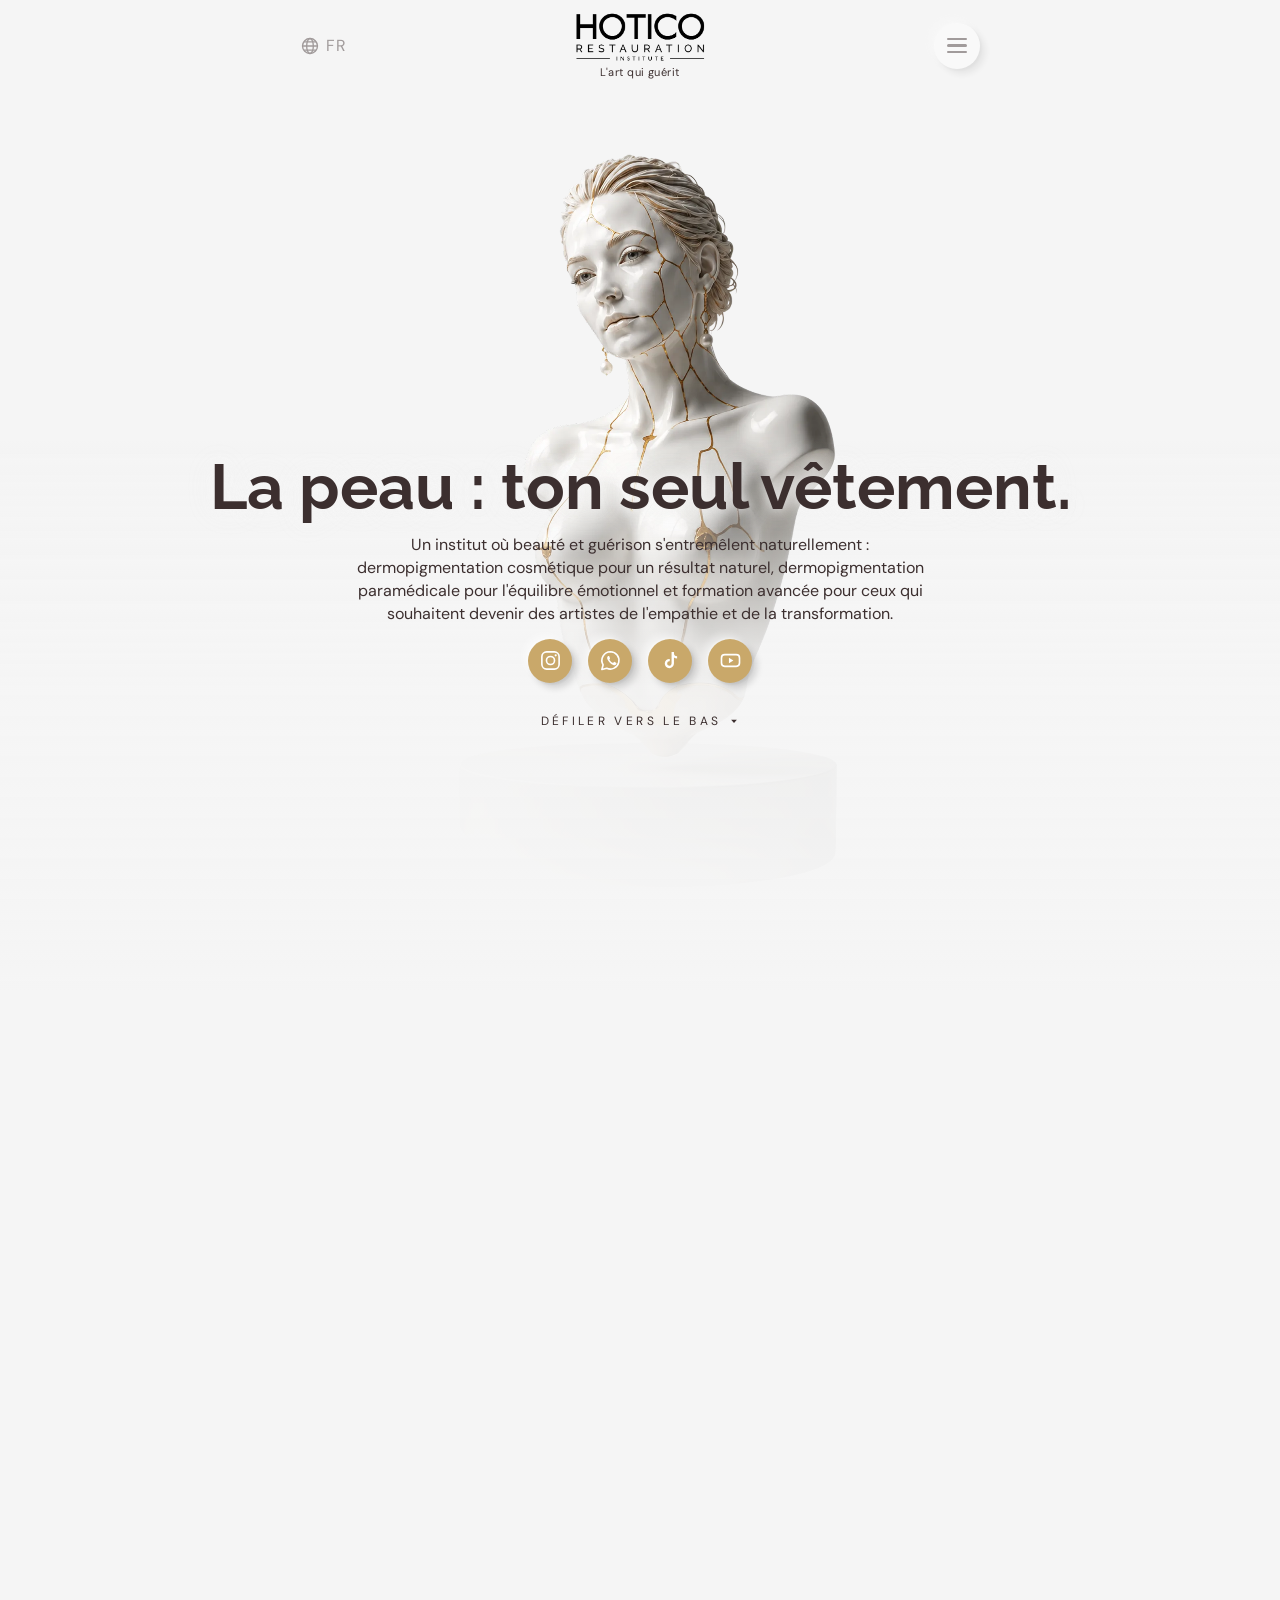
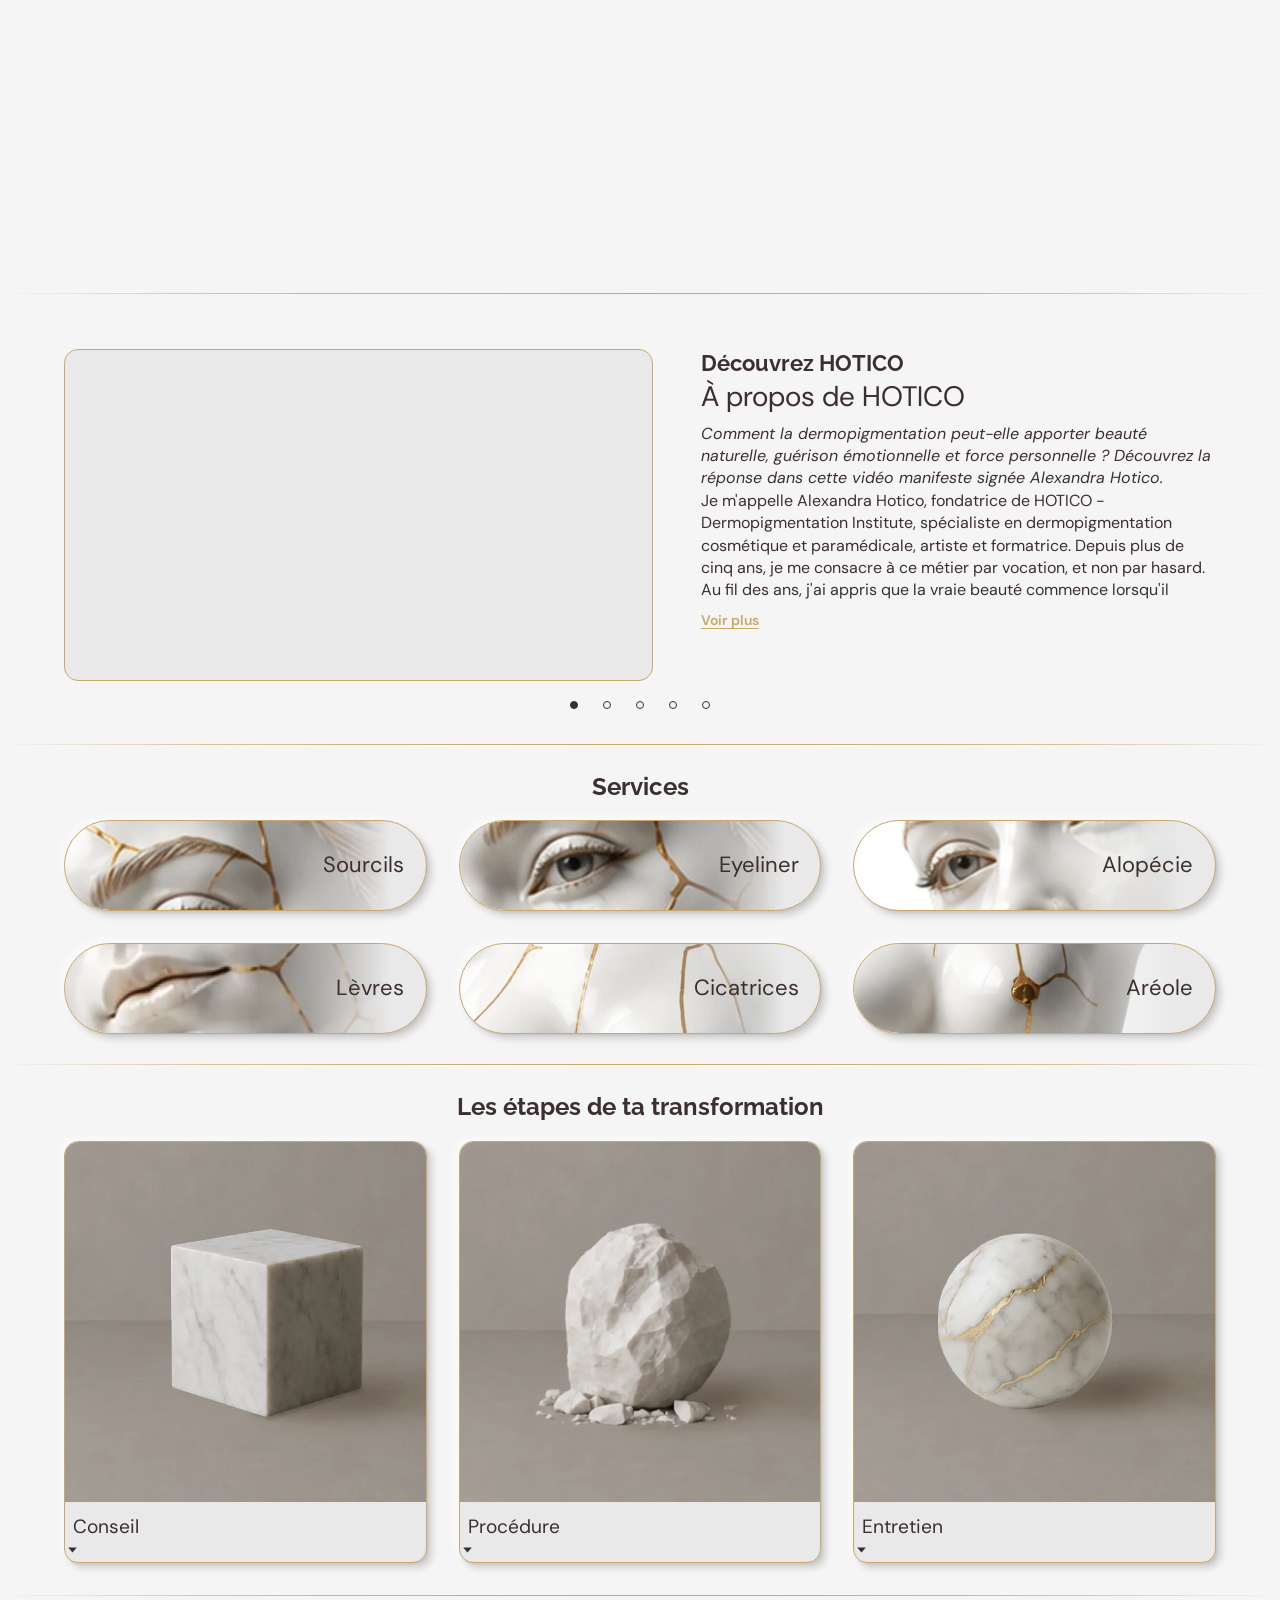
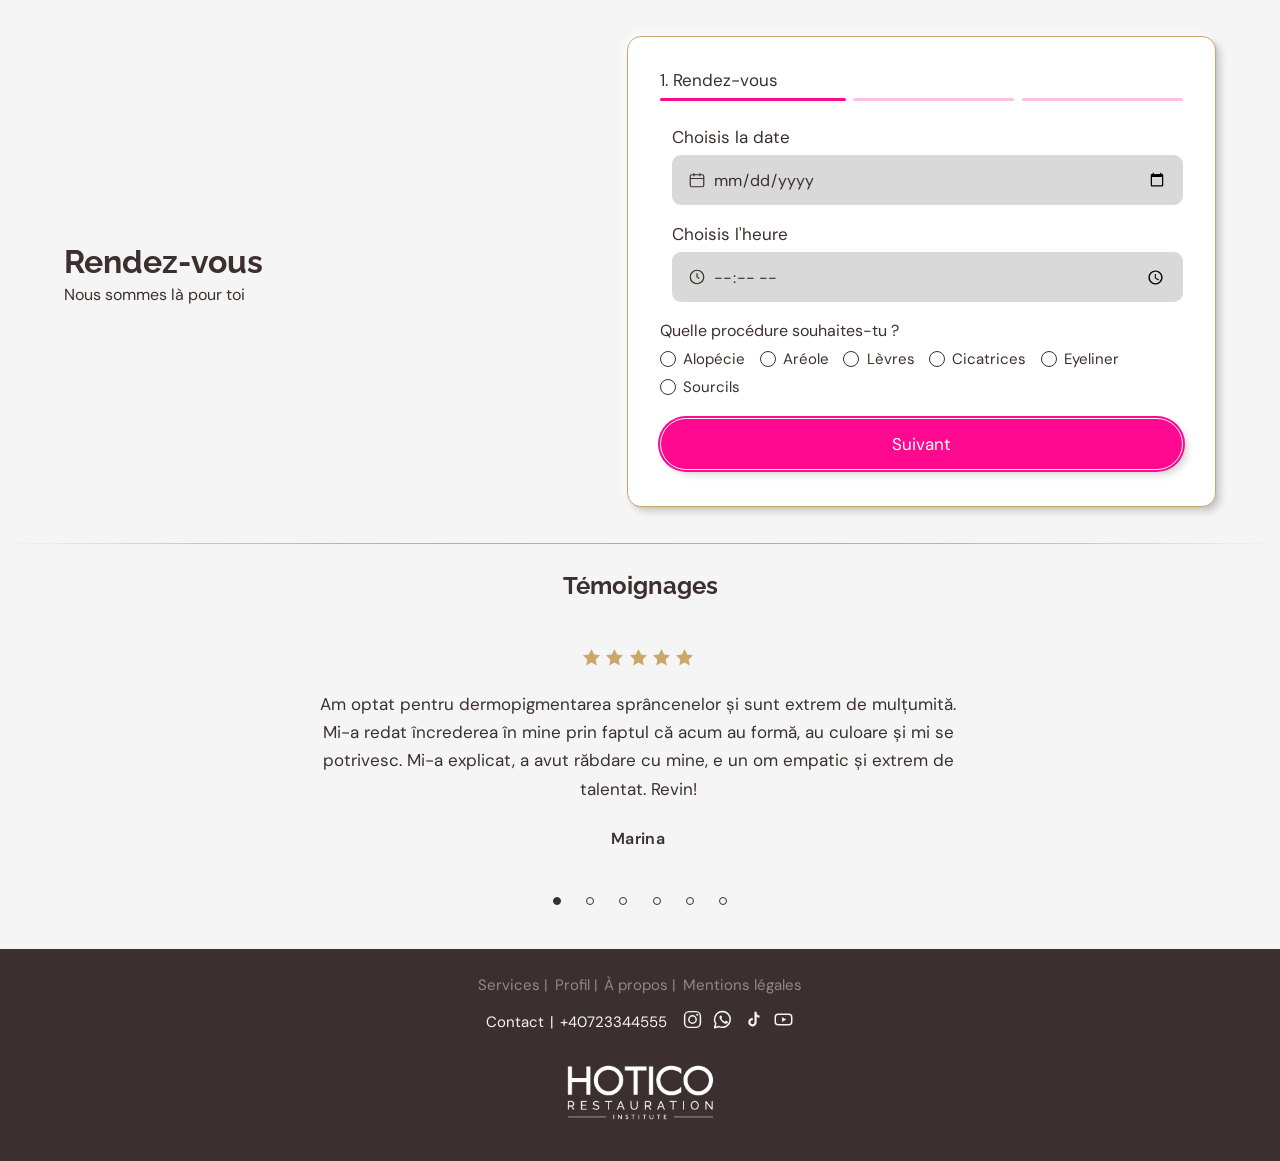
<file: index.html>
<!DOCTYPE html>
<html lang="fr">
<head>
  <meta charset="utf-8">
  <meta name="viewport" content="width=device-width, initial-scale=1">
  <meta name="robots" content="noindex,nofollow">
  <title>HOTICO — prototype</title>
  <!-- K-1: gate class set before paint so the static/no-JS baseline never
       flashes into the scrub-enhanced layout. -->
  <script>(function(){try{if(!window.matchMedia('(prefers-reduced-motion: reduce)').matches){document.documentElement.classList.add('js-kh');}}catch(e){}}());</script>
  <link rel="preload" as="image" href="assets/img/statue-kintsugi-v3.webp" type="image/webp">
  <link rel="preconnect" href="https://fonts.googleapis.com">
  <link rel="preconnect" href="https://fonts.gstatic.com" crossorigin>
  <link href="https://fonts.googleapis.com/css2?family=Raleway:wght@300;500;600;700&family=DM+Sans:wght@400;500;600&display=swap" rel="stylesheet">
  <link rel="stylesheet" href="css/tokens.css?v=10">
  <link rel="stylesheet" href="css/main.css?v=51">
</head>
<body>

  <!-- a. HEADER -->
  <header class="hdr">
    <button class="hdr__lang is-deferred" type="button" aria-disabled="true" title="Langue : Français">
      <svg viewBox="0 0 24 24" aria-hidden="true" focusable="false">
        <circle cx="12" cy="12" r="9"/>
        <ellipse cx="12" cy="12" rx="4" ry="9"/>
        <path d="M3 12h18M4.5 7h15M4.5 17h15"/>
      </svg>
      <span>FR</span>
    </button>

    <a class="hdr__home" href="/" aria-label="HOTICO — page d'accueil">
      <img class="hdr__logo" src="assets/brand/logo-black.png"
           alt="HOTICO Restauration Institute">
      <p class="hdr__tagline">L'art qui guérit</p>
    </a>

    <button class="hdr__burger is-deferred" type="button" aria-disabled="true" aria-label="Menu">
      <span></span><span></span><span></span>
    </button>
  </header>

  <main>

    <!-- b. HERO — K-1: KINTSUGI SCROLL. Replaces the D-2 split hero on
         ALL tiers by Commander's order (NN1 exception, see LEDGER).
         Two markups coexist: .kh__static is the no-JS / reduced-motion
         baseline (always valid, always in the DOM — H1, intro, socials
         and the Aréole link work with scripts disabled). .kh__scrub is
         the pinned scroll experience; CSS shows it only under html.js-kh
         (set by the gate script in <head> before paint), never both. -->
    <section class="kh" data-kh>

      <div class="kh__static" data-kh-static>
        <div class="kh__static-frame">
          <picture>
            <source srcset="assets/img/statue-kintsugi-v3.webp" type="image/webp">
            <img class="kh__static-img" src="assets/img/statue-kintsugi-v3.webp"
                 width="1365" height="2048" decoding="async"
                 alt="Statue restaurée à la manière du kintsugi, veines d'or sur la peau.">
          </picture>
          <div class="kh__static-veil" aria-hidden="true"></div>
          <div class="kh__static-copy">
            <h1 class="kh__h1">La peau : ton seul vêtement.</h1>
            <p class="kh__intro">Un institut où beauté et guérison
              s'entremêlent naturellement : dermopigmentation cosmétique pour
              un résultat naturel, dermopigmentation paramédicale pour
              l'équilibre émotionnel et formation avancée pour ceux qui
              souhaitent devenir des artistes de l'empathie et de la
              transformation.</p>
            <ul class="socials kh__socials">
              <li><a class="social" href="https://www.instagram.com/hotico.ink/"
                     target="_blank" rel="noopener" aria-label="Instagram">
                <svg viewBox="0 0 24 24" aria-hidden="true" focusable="false">
                  <rect x="3" y="3" width="18" height="18" rx="5"/>
                  <circle cx="12" cy="12" r="4.2"/>
                  <circle cx="17.4" cy="6.6" r="1.15" class="fill"/>
                </svg>
              </a></li>
              <li><a class="social" href="https://wa.me/41796472106"
                     target="_blank" rel="noopener" aria-label="WhatsApp">
                <svg viewBox="0 0 24 24" aria-hidden="true" focusable="false">
                  <path d="M12 2.9a9 9 0 0 0-7.7 13.6L3 21.4l5.1-1.3A9 9 0 1 0 12 2.9Z"/>
                  <path class="fill" d="M9.1 7.9c.2-.5.4-.5.6-.5h.5c.2 0 .4 0 .6.5l.7 1.7c.1.3 0 .5-.1.6l-.4.5c-.1.2-.3.3-.1.6.2.4.8 1.3 1.6 1.9.9.8 1.6 1 1.9 1.2.3.1.5 0 .6-.1l.6-.7c.2-.2.4-.2.6-.1l1.6.8c.2.1.4.2.4.4v.5c0 .3-.2.9-.5 1.1-.3.3-.9.6-1.5.6-.9 0-2.5-.5-4.3-2.1-1.9-1.7-2.9-3.5-3.2-4.4-.3-.9-.1-1.8.2-2.2Z"/>
                </svg>
              </a></li>
              <li><a class="social" href="https://www.tiktok.com/@hotico.ink"
                     target="_blank" rel="noopener" aria-label="TikTok">
                <svg viewBox="0 0 24 24" aria-hidden="true" focusable="false">
                  <path class="fill" d="M15.6 3h-2.5v12.2a2.3 2.3 0 1 1-1.9-2.3v-2.5a4.8 4.8 0 1 0 4.4 4.8V8.9a5.7 5.7 0 0 0 3.3 1.1V7.5a3.4 3.4 0 0 1-3.3-3.4V3Z"/>
                </svg>
              </a></li>
              <li><a class="social" href="https://www.youtube.com/@hotico_ink"
                     target="_blank" rel="noopener" aria-label="YouTube">
                <svg viewBox="0 0 24 24" aria-hidden="true" focusable="false">
                  <rect x="2.6" y="5.9" width="18.8" height="12.2" rx="3.4"/>
                  <path class="fill" d="M10.4 9.2 15 12l-4.6 2.8V9.2Z"/>
                </svg>
              </a></li>
            </ul>
          </div>
        </div>

        <ul class="kh__static-stops">
          <li class="kh__static-stop" style="--fx:47%;--fy:15.9%;--s:1.2">
            <div class="kh__crop" aria-hidden="true"><picture><source srcset="assets/img/statue-kintsugi-v3.webp" type="image/webp"><img src="assets/img/statue-kintsugi-v3.webp" width="1365" height="2048" decoding="async" alt=""></picture></div>
            <span class="kh__caption">
              <span class="kh__caption-dot" aria-hidden="true"></span>
              <span class="kh__caption-line" aria-hidden="true"></span>
              <span class="kh__caption-label">Sourcils</span>
            </span>
          </li>
          <li class="kh__static-stop" style="--fx:50.1%;--fy:18%;--s:1.35">
            <div class="kh__crop" aria-hidden="true"><picture><source srcset="assets/img/statue-kintsugi-v3.webp" type="image/webp"><img src="assets/img/statue-kintsugi-v3.webp" width="1365" height="2048" decoding="async" alt=""></picture></div>
            <span class="kh__caption">
              <span class="kh__caption-dot" aria-hidden="true"></span>
              <span class="kh__caption-line" aria-hidden="true"></span>
              <span class="kh__caption-label">Eyeliner</span>
            </span>
          </li>
          <li class="kh__static-stop" style="--fx:40.1%;--fy:19.2%;--s:1.1">
            <div class="kh__crop" aria-hidden="true"><picture><source srcset="assets/img/statue-kintsugi-v3.webp" type="image/webp"><img src="assets/img/statue-kintsugi-v3.webp" width="1365" height="2048" decoding="async" alt=""></picture></div>
            <span class="kh__caption">
              <span class="kh__caption-dot" aria-hidden="true"></span>
              <span class="kh__caption-line" aria-hidden="true"></span>
              <span class="kh__caption-label">Alopécie</span>
            </span>
          </li>
          <li class="kh__static-stop" style="--fx:46.7%;--fy:25.25%;--s:1.4">
            <div class="kh__crop" aria-hidden="true"><picture><source srcset="assets/img/statue-kintsugi-v3.webp" type="image/webp"><img src="assets/img/statue-kintsugi-v3.webp" width="1365" height="2048" decoding="async" alt=""></picture></div>
            <span class="kh__caption">
              <span class="kh__caption-dot" aria-hidden="true"></span>
              <span class="kh__caption-line" aria-hidden="true"></span>
              <span class="kh__caption-label">Lèvres</span>
            </span>
          </li>
          <li class="kh__static-stop" style="--fx:42.9%;--fy:42.2%;--s:1.1">
            <div class="kh__crop" aria-hidden="true"><picture><source srcset="assets/img/statue-kintsugi-v3.webp" type="image/webp"><img src="assets/img/statue-kintsugi-v3.webp" width="1365" height="2048" decoding="async" alt=""></picture></div>
            <span class="kh__caption">
              <span class="kh__caption-dot" aria-hidden="true"></span>
              <span class="kh__caption-line" aria-hidden="true"></span>
              <span class="kh__caption-label">Cicatrices</span>
            </span>
          </li>
          <li class="kh__static-stop kh__static-stop--areola" style="--fx:61.5%;--fy:52.2%;--s:1.1">
            <div class="kh__crop" aria-hidden="true"><picture><source srcset="assets/img/statue-kintsugi-v3.webp" type="image/webp"><img src="assets/img/statue-kintsugi-v3.webp" width="1365" height="2048" decoding="async" alt=""></picture></div>
            <span class="kh__caption">
              <span class="kh__caption-dot" aria-hidden="true"></span>
              <span class="kh__caption-line" aria-hidden="true"></span>
              <a class="kh__caption-label" href="servicii/areola.html">Aréole <span class="kh__chevron" aria-hidden="true">&gt;</span></a>
            </span>
          </li>
        </ul>
      </div>

      <div class="kh__scrub" data-kh-scrub>
        <div class="kh__scrubwrap" data-kh-wrap>
          <div class="kh__pin" data-kh-pin>
            <div class="kh__stage" data-kh-stage>
              <picture>
                <source srcset="assets/img/statue-kintsugi-v3.webp" type="image/webp">
                <img class="kh__film" data-kh-film src="assets/img/statue-kintsugi-v3.webp"
                     width="1365" height="2048" decoding="async" alt="">
              </picture>

              <div class="kh__establish" data-kh-establish>
                <div class="kh__veil" aria-hidden="true"></div>
                <div class="kh__establish-copy">
                  <h1 class="kh__h1">La peau : ton seul vêtement.</h1>
                  <p class="kh__intro">Un institut où beauté et guérison
                    s'entremêlent naturellement : dermopigmentation cosmétique pour
                    un résultat naturel, dermopigmentation paramédicale pour
                    l'équilibre émotionnel et formation avancée pour ceux qui
                    souhaitent devenir des artistes de l'empathie et de la
                    transformation.</p>
                  <ul class="socials kh__socials">
                    <li><a class="social" href="https://www.instagram.com/hotico.ink/"
                           target="_blank" rel="noopener" aria-label="Instagram">
                      <svg viewBox="0 0 24 24" aria-hidden="true" focusable="false">
                        <rect x="3" y="3" width="18" height="18" rx="5"/>
                        <circle cx="12" cy="12" r="4.2"/>
                        <circle cx="17.4" cy="6.6" r="1.15" class="fill"/>
                      </svg>
                    </a></li>
                    <li><a class="social" href="https://wa.me/41796472106"
                           target="_blank" rel="noopener" aria-label="WhatsApp">
                      <svg viewBox="0 0 24 24" aria-hidden="true" focusable="false">
                        <path d="M12 2.9a9 9 0 0 0-7.7 13.6L3 21.4l5.1-1.3A9 9 0 1 0 12 2.9Z"/>
                        <path class="fill" d="M9.1 7.9c.2-.5.4-.5.6-.5h.5c.2 0 .4 0 .6.5l.7 1.7c.1.3 0 .5-.1.6l-.4.5c-.1.2-.3.3-.1.6.2.4.8 1.3 1.6 1.9.9.8 1.6 1 1.9 1.2.3.1.5 0 .6-.1l.6-.7c.2-.2.4-.2.6-.1l1.6.8c.2.1.4.2.4.4v.5c0 .3-.2.9-.5 1.1-.3.3-.9.6-1.5.6-.9 0-2.5-.5-4.3-2.1-1.9-1.7-2.9-3.5-3.2-4.4-.3-.9-.1-1.8.2-2.2Z"/>
                      </svg>
                    </a></li>
                    <li><a class="social" href="https://www.tiktok.com/@hotico.ink"
                           target="_blank" rel="noopener" aria-label="TikTok">
                      <svg viewBox="0 0 24 24" aria-hidden="true" focusable="false">
                        <path class="fill" d="M15.6 3h-2.5v12.2a2.3 2.3 0 1 1-1.9-2.3v-2.5a4.8 4.8 0 1 0 4.4 4.8V8.9a5.7 5.7 0 0 0 3.3 1.1V7.5a3.4 3.4 0 0 1-3.3-3.4V3Z"/>
                      </svg>
                    </a></li>
                    <li><a class="social" href="https://www.youtube.com/@hotico_ink"
                           target="_blank" rel="noopener" aria-label="YouTube">
                      <svg viewBox="0 0 24 24" aria-hidden="true" focusable="false">
                        <rect x="2.6" y="5.9" width="18.8" height="12.2" rx="3.4"/>
                        <path class="fill" d="M10.4 9.2 15 12l-4.6 2.8V9.2Z"/>
                      </svg>
                    </a></li>
                  </ul>
                  <p class="kh__hint" aria-hidden="true"><span class="kh__hint-label">Défiler vers le bas</span><svg class="kh__hint-arrow" viewBox="0 0 16 16" aria-hidden="true" focusable="false"><path d="M3.4 5.8h9.2L8 11.2 3.4 5.8Z"/></svg></p>
                </div>
              </div>

              <ul class="kh__stops" data-kh-stops>
                <li class="kh__stop" data-kh-stop data-fx="0.4700" data-fy="0.1590" data-s="1.2" aria-hidden="true">
                  <span class="kh__caption">
                    <span class="kh__caption-dot" aria-hidden="true"></span>
                    <span class="kh__caption-line" aria-hidden="true"></span>
                    <span class="kh__caption-label">Sourcils</span>
                  </span>
                </li>
                <li class="kh__stop" data-kh-stop data-fx="0.5010" data-fy="0.1800" data-s="1.35" aria-hidden="true">
                  <span class="kh__caption">
                    <span class="kh__caption-dot" aria-hidden="true"></span>
                    <span class="kh__caption-line" aria-hidden="true"></span>
                    <span class="kh__caption-label">Eyeliner</span>
                  </span>
                </li>
                <li class="kh__stop" data-kh-stop data-fx="0.4010" data-fy="0.1920" data-s="1.1" aria-hidden="true">
                  <span class="kh__caption">
                    <span class="kh__caption-dot" aria-hidden="true"></span>
                    <span class="kh__caption-line" aria-hidden="true"></span>
                    <span class="kh__caption-label">Alopécie</span>
                  </span>
                </li>
                <li class="kh__stop" data-kh-stop data-fx="0.4670" data-fy="0.2525" data-s="1.4" aria-hidden="true">
                  <span class="kh__caption">
                    <span class="kh__caption-dot" aria-hidden="true"></span>
                    <span class="kh__caption-line" aria-hidden="true"></span>
                    <span class="kh__caption-label">Lèvres</span>
                  </span>
                </li>
                <li class="kh__stop" data-kh-stop data-fx="0.4290" data-fy="0.4220" data-s="1.1" aria-hidden="true">
                  <span class="kh__caption">
                    <span class="kh__caption-dot" aria-hidden="true"></span>
                    <span class="kh__caption-line" aria-hidden="true"></span>
                    <span class="kh__caption-label">Cicatrices</span>
                  </span>
                </li>
                <li class="kh__stop kh__stop--areola" data-kh-stop data-fx="0.6150" data-fy="0.5220" data-s="1.1" aria-hidden="true">
                  <span class="kh__caption">
                    <span class="kh__caption-dot" aria-hidden="true"></span>
                    <span class="kh__caption-line" aria-hidden="true"></span>
                    <a class="kh__caption-label" href="servicii/areola.html" tabindex="-1">Aréole <span class="kh__chevron" aria-hidden="true">&gt;</span></a>
                  </span>
                </li>
              </ul>
            </div>
          </div>
        </div>

        <nav class="kh__rail" data-kh-rail aria-label="Étapes du parcours">
          <button class="kh__railbtn" type="button" data-kh-go="0" aria-label="Sourcils"></button>
          <button class="kh__railbtn" type="button" data-kh-go="1" aria-label="Eyeliner"></button>
          <button class="kh__railbtn" type="button" data-kh-go="2" aria-label="Alopécie"></button>
          <button class="kh__railbtn" type="button" data-kh-go="3" aria-label="Lèvres"></button>
          <button class="kh__railbtn" type="button" data-kh-go="4" aria-label="Cicatrices"></button>
          <button class="kh__railbtn" type="button" data-kh-go="5" aria-label="Aréole"></button>
        </nav>
      </div>

    </section>

    <hr class="rule">

    <!-- d. VIDEO BLOCK — 5-slide carousel, real Vimeo embeds -->
    <section class="video wrap">
      <div class="carousel" data-carousel="video">
        <div class="carousel__viewport">
          <ul class="carousel__track" data-track>
          <li class="carousel__slide">
            <div class="video__frame">
              <div class="video__embed">
                <iframe src="https://player.vimeo.com/video/1134716314?h=7dd73b5046&color=C9A86A" title="HOTICO — vidéo 1"
                        allow="autoplay; fullscreen; picture-in-picture"
                        referrerpolicy="strict-origin-when-cross-origin"
                        allowfullscreen loading="lazy"></iframe>
              </div>
            </div>
            <div class="video__text">
              <h2 class="video__band">Découvrez HOTICO</h2>
              <h3 class="video__title">À propos de HOTICO</h3>
              <p class="video__copy video__copy--teaser">Comment la dermopigmentation peut-elle apporter beauté naturelle, guérison émotionnelle et force personnelle ? Découvrez la réponse dans cette vidéo manifeste signée Alexandra Hotico.</p>
              <div class="video__long" data-long>
              <p class="video__copy">Je m'appelle Alexandra Hotico, fondatrice de HOTICO - Dermopigmentation Institute, spécialiste en dermopigmentation cosmétique et paramédicale, artiste et formatrice. Depuis plus de cinq ans, je me consacre à ce métier par vocation, et non par hasard. Au fil des ans, j'ai appris que la vraie beauté commence lorsqu'il existe un espace sûr, où le visage est vu et la peau écoutée.</p>
              <p class="video__copy">Pour moi, la peau n'est pas seulement une enveloppe, mais un espace vivant de mémoire et d'identité. Chaque procédure, qu'il s'agisse des sourcils, des lèvres, de la reconstruction de l'aréole après une mastectomie ou du camouflage des cicatrices, est une rencontre sincère avec vous-même. C'est un pas vers la revendication de votre image dans le miroir et de votre place dans votre propre histoire.</p>
              <p class="video__copy">Je crois en une esthétique empathique, qui n'embellit pas seulement le visage, mais toute la relation avec soi-même. Je crois que la dermopigmentation peut être un acte de guérison, car elle ne corrige pas les imperfections, mais redonne confiance, sécurité et pouvoir personnel. Et je crois en un monde où les femmes sont soutenues, non jugées, et où la beauté authentique est reconnue sous toutes ses formes.</p>
              <p class="video__copy">J'ai acquis mon expertise grâce à des centaines d'heures de pratique, des cours internationaux et des collaborations avec des oncologues, des dermatologues et des psychologues spécialisés dans les traumatismes. J'ai eu le privilège de travailler avec des femmes qui ont subi une mastectomie, des interventions chirurgicales, des accidents ou des changements d'identité majeurs, et j'ai vu comment une procédure bien faite peut leur redonner le sourire et la confiance en elles.</p>
              <p class="video__copy">Mon style de travail est toujours personnalisé. J'écoute, je comprends, je m'adapte. Je respecte le rythme de chaque cliente et j'utilise des techniques avancées, des protocoles médicaux et une sensibilité artistique qui donnent des résultats naturels et harmonieux. Ma mission est de normaliser la reconstruction de l'aréole, le camouflage des cicatrices et la dermopigmentation comme acte de guérison.</p>
              <p class="video__copy">Chaque jour, je me rappelle que ce que je fais n'est pas seulement esthétique. Il s'agit de créer un sanctuaire d'intimité et de reconnexion. Un endroit où chaque femme peut dire avec conviction : « Ici, je retrouve ma beauté. Ici, je rentre chez moi.</p>
              </div>
              <button class="video__more" type="button" data-more aria-expanded="false">Voir plus</button>
            </div>
          </li>
          <li class="carousel__slide">
            <div class="video__frame">
              <div class="video__embed">
                <iframe data-src="https://player.vimeo.com/video/1134716271?h=9def773e63&color=C9A86A" title="HOTICO — vidéo 2"
                        allow="autoplay; fullscreen; picture-in-picture"
                        referrerpolicy="strict-origin-when-cross-origin"
                        allowfullscreen loading="lazy"></iframe>
              </div>
            </div>
            <div class="video__text">
              <p class="video__band" aria-hidden="true">Découvrez HOTICO</p>
              <h3 class="video__title">Comment fonctionne HOTICO</h3>
              <p class="video__copy video__copy--teaser">Découvrez comment chaque procédure commence par vous, votre histoire et un processus personnalisé, sûr et empathique.</p>
              <div class="video__long" data-long>
              <p class="video__copy">Quand je travaille, tout commence par vous et votre histoire. Avant toute intervention, nous avons un entretien au cours duquel je prends le temps de vous écouter, de comprendre ce que vous souhaitez et, surtout, ce dont vous avez besoin. Il n'y a pas deux interventions identiques, car il n'y a pas deux personnes identiques. Chaque résultat est personnalisé en fonction de vos traits, de votre teint, de vos antécédents médicaux et du rythme auquel vous vous sentez prête à opérer ce changement.</p>
              <p class="video__copy">J'utilise uniquement des pigments de la plus haute qualité, spécialement formulés pour la dermopigmentation cosmétique et paramédicale, sûrs sur le plan médical et testés pour leur stabilité dans le temps. Je choisis les nuances avec précision, afin qu'elles s'intègrent naturellement et harmonieusement à la peau.</p>
              <p class="video__copy">Le matériel avec lequel je travaille est à la pointe de la technologie, car je souhaite que vous obteniez non seulement un beau résultat, mais aussi un processus sûr, confortable et sans risque. Tous les instruments sont stériles, à usage unique et respectent les protocoles d'hygiène les plus stricts, conformément aux normes internationales.</p>
              <p class="video__copy">Mon éthique de travail est simple : rien n'est précipité, rien n'est forcé. Je préfère en faire moins, mais parfaitement, plutôt que de tout faire d'un seul coup. J'aime travailler par petites étapes, afin de m'assurer que chaque étape est exactement comme vous le souhaitez et que votre peau a le temps de guérir correctement.</p>
              <p class="video__copy">Pour moi, les normes élevées ne sont pas facultatives, elles sont la seule option. Je traite chaque cliente avec l'attention et le respect que j'accorderais à une personne qui m'est très chère. Et peut-être le plus important : lorsque vous vous allongez sur mon lit, vous savez que vous êtes entre de bonnes mains et que chaque détail, du choix du pigment à la dernière ligne tracée, est réalisé avec soin, précision et cœur.</p>
              </div>
              <button class="video__more" type="button" data-more aria-expanded="false">Voir plus</button>
            </div>
          </li>
          <li class="carousel__slide">
            <div class="video__frame">
              <div class="video__embed">
                <iframe data-src="https://player.vimeo.com/video/1134716322?h=39c3d035fb&color=C9A86A" title="HOTICO — vidéo 3"
                        allow="autoplay; fullscreen; picture-in-picture"
                        referrerpolicy="strict-origin-when-cross-origin"
                        allowfullscreen loading="lazy"></iframe>
              </div>
            </div>
            <div class="video__text">
              <p class="video__band" aria-hidden="true">Découvrez HOTICO</p>
              <h3 class="video__title">Apprenez avec HOTICO</h3>
              <p class="video__copy video__copy--teaser">Découvrez pourquoi la dermopigmentation paramédicale est l'avenir de votre métier et comment une formation dédiée peut changer votre parcours professionnel.</p>
              <div class="video__long" data-long>
              <p class="video__copy">Je suis formatrice en dermopigmentation paramédicale parce que c'est ce domaine qui m'a choisie, et non l'inverse. J'en suis arrivée là grâce à ma propre expérience, qui m'a permis de constater à quel point une procédure réalisée avec soin, précision et respect peut être importante. Des années de travail auprès de femmes ayant subi une mastectomie, des opérations ou des accidents m'ont appris qu'en tant que spécialistes, nous pouvons faire bien plus qu'obtenir un beau résultat esthétique : nous pouvons changer la façon dont une personne se perçoit.</p>
              <p class="video__copy">Pourquoi suis-je le formateur qu'il vous faut si vous souhaitez apprendre ? Parce que je possède une combinaison rare de compétences : une technique perfectionnée au fil des années, une compréhension approfondie du contexte médical et une approche humaine qui ne s'apprend pas dans les manuels. Je peux vous montrer non seulement comment travailler de manière impeccable, mais aussi comment devenir le spécialiste que les clients recherchent instinctivement pour les procédures les plus délicates.</p>
              <p class="video__copy">Si vous souhaitez élargir votre gamme de services, la dermopigmentation paramédicale vous ouvre des portes que l'esthétique seule ne peut ouvrir. Elle vous apporte un statut professionnel plus élevé, vous met en relation avec des médecins, des cliniques et des ONG, et vous offre la satisfaction de travailler dans un secteur où la demande est forte, la concurrence faible, mais où la spécialisation compte énormément.</p>
              <p class="video__copy">Et si vous souhaitez passer d'autres domaines de la beauté à la dermopigmentation paramédicale, vous découvrirez une nouvelle dimension de votre métier, dans laquelle vous travaillez avec un sens, où chaque procédure devient une histoire de reconstruction et un pas vers la guérison pour quelqu'un.</p>
              <p class="video__copy">En tant que formatrice, je vous offre tout ce que j'ai accumulé : des procédures testées et perfectionnées, des protocoles sûrs, des techniques adaptées à chaque type de peau, mais aussi la bonne façon de communiquer avec des clientes qui se trouvent dans une période vulnérable. Car au-delà du résultat, ce qui reste, c'est leur confiance en vous. Et c'est la chose la plus précieuse que vous puissiez gagner dans ce métier.</p>
              </div>
              <button class="video__more" type="button" data-more aria-expanded="false">Voir plus</button>
            </div>
          </li>
          <li class="carousel__slide">
            <div class="video__frame">
              <div class="video__embed">
                <iframe data-src="https://player.vimeo.com/video/1134716302?h=e86de2235d&color=C9A86A" title="HOTICO — vidéo 4"
                        allow="autoplay; fullscreen; picture-in-picture"
                        referrerpolicy="strict-origin-when-cross-origin"
                        allowfullscreen loading="lazy"></iframe>
              </div>
            </div>
            <div class="video__text">
              <p class="video__band" aria-hidden="true">Découvrez HOTICO</p>
              <h3 class="video__title">Qu'est-ce que la dermopigmentation paramédicale ?</h3>
              <p class="video__copy video__copy--teaser">Découvrez étape par étape où s'applique la dermopigmentation paramédicale et pourquoi elle a un impact émotionnel énorme.</p>
              <div class="video__long" data-long>
              <p class="video__copy">Je te réponds de tout cœur, car je sais que c'est un sujet peu connu, mais qui a une énorme charge émotionnelle. La dermopigmentation paramédicale est une procédure spécialisée qui utilise des pigments et des techniques avancées pour restaurer ou corriger l'apparence de la peau après un traumatisme, une intervention chirurgicale ou une affection médicale.</p>
              <p class="video__copy">Elle peut être utilisée pour reconstruire l'aréole après une mastectomie, camoufler des cicatrices, uniformiser la peau affectée par le vitiligo ou restaurer l'apparence des sourcils et des cils là où ils ont été perdus. Contrairement à la dermopigmentation cosmétique, qui met en valeur les traits naturels du visage, la dermopigmentation paramédicale a un objectif profondément fonctionnel et émotionnel : restaurer l'identité et aider au processus de guérison.</p>
              <p class="video__copy">Je sais que beaucoup de gens associent le mot « pigmentation » au tatouage classique, mais la différence est essentielle. Dans la dermopigmentation paramédicale, les pigments sont introduits dans la couche superficielle de la peau, et non en profondeur, et sont spécialement formulés pour s'intégrer naturellement au teint de la peau, sans couleurs vives ni bords visibles. La procédure n'est pas permanente : avec le temps, le pigment s'estompe progressivement, ce qui nous permet d'ajuster le résultat si votre peau ou vos besoins changent.</p>
              <p class="video__copy">Ce qui rend cette technique si particulière, c'est la combinaison entre la précision médicale et la sensibilité artistique. Chaque travail est adapté non seulement à votre peau, mais aussi à votre histoire. Je travaille avec des équipements de pointe, des pigments de qualité médicale et je respecte les protocoles d'hygiène et de sécurité les plus stricts, afin que chaque client soit traité avec un professionnalisme absolu.</p>
              <p class="video__copy">Le résultat final n'est pas seulement visible dans le miroir, il se ressent dans la façon dont vous vous voyez et vous vous sentez. La dermopigmentation paramédicale peut être le début d'un nouveau chapitre, dans lequel votre corps et votre histoire continuent, selon vos propres termes.</p>
              </div>
              <button class="video__more" type="button" data-more aria-expanded="false">Voir plus</button>
            </div>
          </li>
          <li class="carousel__slide">
            <div class="video__frame">
              <div class="video__embed">
                <iframe data-src="https://player.vimeo.com/video/1134716283?h=e908106d14&color=C9A86A" title="HOTICO — vidéo 5"
                        allow="autoplay; fullscreen; picture-in-picture"
                        referrerpolicy="strict-origin-when-cross-origin"
                        allowfullscreen loading="lazy"></iframe>
              </div>
            </div>
            <div class="video__text">
              <p class="video__band" aria-hidden="true">Découvrez HOTICO</p>
              <h3 class="video__title">Qu'est-ce que la dermopigmentation cosmétique ?</h3>
              <p class="video__copy video__copy--teaser">Découvrez comment la dermopigmentation cosmétique met en valeur votre beauté naturelle, de manière discrète et harmonieuse, sans effet tatouage.</p>
              <div class="video__long" data-long>
              <p class="video__copy">Je te réponds avec plaisir, car je sais qu'il y a beaucoup de curiosité, mais aussi de réticences à ce sujet. La dermopigmentation cosmétique est une procédure fine et délicate, par laquelle j'introduis des pigments spéciaux dans la couche superficielle de la peau afin de corriger, mettre en valeur ou harmoniser tes traits naturels. Vous l'entendrez également appeler maquillage semi-permanent ou micropigmentation, et elle est le plus souvent utilisée pour les sourcils, les lèvres et l'eyeliner.</p>
              <p class="video__copy">Et oui, je sais que parfois le mot « pigmentation » vous fait penser à un tatouage, mais la différence est grande. Dans la dermopigmentation, les pigments ne pénètrent pas profondément dans la peau, mais restent à la surface, ce qui leur permet de s'estomper progressivement avec le temps, sans laisser de traces inesthétiques. J'utilise des pigments spécialement formulés pour le visage, qui respectent le teint de la peau et offrent un aspect naturel, sans couleurs vives ni contours rigides comme dans le tatouage classique.</p>
              <p class="video__copy">Ce que j'aime dans cette technique, c'est qu'elle ne crée pas un maquillage chargé, mais met en valeur votre beauté naturelle. Elle peut redessiner la forme des sourcils, uniformiser et illuminer les lèvres, ou accentuer discrètement la ligne des cils, pour que vous vous réveilliez chaque jour avec un regard frais et harmonieux.</p>
              <p class="video__copy">Je travaille avec des appareils de dernière génération et des pigments de qualité médicale, sélectionnés en fonction de votre teint et de vos souhaits. La procédure est personnalisée, sûre et conçue pour vous faire sentir belle et confiante, sans avoir l'impression de porter un maquillage artificiel.</p>
              <p class="video__copy">Le résultat peut durer entre 1 et 3 ans, selon le type de peau et la zone traitée, après quoi nous pouvons faire une séance de rafraîchissement. C'est le choix idéal si vous souhaitez gagner du temps le matin, avoir toujours une apparence soignée et profiter d'une beauté naturelle, sans compromis et sans craindre d'être « tatouée à vie ».</p>
              </div>
              <button class="video__more" type="button" data-more aria-expanded="false">Voir plus</button>
            </div>
          </li>
          </ul>
        </div>
        <ul class="dots" data-dots>
          <li><button class="dot is-active" type="button" data-go="0" aria-label="Vidéo 1"></button></li>
          <li><button class="dot" type="button" data-go="1" aria-label="Vidéo 2"></button></li>
          <li><button class="dot" type="button" data-go="2" aria-label="Vidéo 3"></button></li>
          <li><button class="dot" type="button" data-go="3" aria-label="Vidéo 4"></button></li>
          <li><button class="dot" type="button" data-go="4" aria-label="Vidéo 5"></button></li>
        </ul>
      </div>
    </section>

    <hr class="rule">

    <!-- e. SERVICII — six pills, CLOSED state -->
    <section class="servicii wrap">
      <h2 class="h-section">Services</h2>

      <ul class="pills">
        <li class="pill-wrap">
          <div class="pill">
            <a class="pill__body" href="servicii/in-curand.html?s=Sourcils">
              <img class="pill__img" src="assets/img/pill-sourcils.webp?v=1" alt="">
              <span class="pill__label">Sourcils</span>
            </a>
          </div>
        </li>
        <li class="pill-wrap">
          <div class="pill">
            <a class="pill__body" href="servicii/in-curand.html?s=Eyeliner">
              <img class="pill__img" src="assets/img/pill-eyeliner.webp?v=1" alt="">
              <span class="pill__label">Eyeliner</span>
            </a>
          </div>
        </li>
        <li class="pill-wrap">
          <div class="pill">
            <a class="pill__body" href="servicii/in-curand.html?s=Alopécie">
              <img class="pill__img" src="assets/img/pill-alopecie.webp?v=1" alt="">
              <span class="pill__label">Alopécie</span>
            </a>
          </div>
        </li>
        <li class="pill-wrap">
          <div class="pill">
            <a class="pill__body" href="servicii/in-curand.html?s=Lèvres">
              <img class="pill__img" src="assets/img/pill-levres.webp?v=1" alt="">
              <span class="pill__label">Lèvres</span>
            </a>
          </div>
        </li>
        <li class="pill-wrap">
          <div class="pill">
            <a class="pill__body" href="servicii/in-curand.html?s=Cicatrices">
              <img class="pill__img" src="assets/img/pill-cicatrices.webp?v=1" alt="">
              <span class="pill__label">Cicatrices</span>
            </a>
          </div>
        </li>
        <li class="pill-wrap">
          <div class="pill">
            <a class="pill__body" href="servicii/areola.html">
              <img class="pill__img" src="assets/img/pill-areole.webp?v=2" alt="">
              <span class="pill__label">Aréole</span>
            </a>
          </div>
        </li>
      </ul>
    </section>

    <hr class="rule">

    <!-- f. PASII TRANSFORMARII -->
    <section class="pasii wrap">
      <h2 class="h-section">Les étapes de ta transformation</h2>

      <ul class="steps-cards" data-cards>
        <li class="scard" data-step="0">
          <button class="scard__btn" type="button" aria-expanded="false"
                  aria-controls="walk" aria-label="Ouvrir Conseil">
            <div class="scard__imgbox"><img src="assets/img/etapes-conseil.webp" alt=""></div>
            <span class="scard__label">Conseil</span>
            <span class="scard__arrow" aria-hidden="true"><svg viewBox="0 0 16 16"><path d="M3.4 5.8h9.2L8 11.2 3.4 5.8Z"/></svg></span>
          </button>
        </li>
        <li class="scard" data-step="1">
          <button class="scard__btn" type="button" aria-expanded="false"
                  aria-controls="walk" aria-label="Ouvrir Procédure">
            <div class="scard__imgbox"><img src="assets/img/etapes-procedure.webp" alt=""></div>
            <span class="scard__label">Procédure</span>
            <span class="scard__arrow" aria-hidden="true"><svg viewBox="0 0 16 16"><path d="M3.4 5.8h9.2L8 11.2 3.4 5.8Z"/></svg></span>
          </button>
        </li>
        <li class="scard" data-step="2">
          <button class="scard__btn" type="button" aria-expanded="false"
                  aria-controls="walk" aria-label="Ouvrir Entretien">
            <div class="scard__imgbox"><img src="assets/img/etapes-entretien.webp" alt=""></div>
            <span class="scard__label">Entretien</span>
            <span class="scard__arrow" aria-hidden="true"><svg viewBox="0 0 16 16"><path d="M3.4 5.8h9.2L8 11.2 3.4 5.8Z"/></svg></span>
          </button>
        </li>
      </ul>

      <div class="walk" id="walk" hidden>
        <div class="walk__head">
          <img class="walk__img" data-walk-img alt="">
          <span class="walk__label" data-walk-label></span>
        </div>
          <div class="walk__body" data-phase="0">
              <div class="walk__step">
                <p class="walk__p">1. Choisissez le service qui répond le mieux à vos besoins. Chaque catégorie de services est accompagnée d'explications claires afin que vous sachiez exactement en quoi consiste la procédure et à quoi vous attendre.</p>
              </div>
              <div class="walk__step">
                <p class="walk__p">2. Prends rendez-vous en fonction de ton agenda. Choisis le jour et l'heure qui te conviennent et envoie ta demande. Je te confirmerai ma disponibilité et nous déterminerons ensemble le temps nécessaire, en fonction de ton histoire et de tes besoins.</p>
              </div>
              <div class="walk__step">
                <p class="walk__p">3. C'est maintenant à mon tour de faire le premier pas vers vous. Après avoir reçu votre demande de rendez-vous, je vous contacterai pour un entretien personnalisé afin de connaître exactement vos souhaits et vous guider dans la préparation de la procédure.</p>
              </div>
          </div>
          <div class="walk__body" data-phase="1" hidden>
              <div class="walk__step">
                <p class="walk__p">1. Analyse et préparation personnalisée. Nous nous asseyons, discutons de vos attentes et de vos souhaits, j'analyse votre peau et la zone à traiter, en tenant compte de vos antécédents médicaux, de votre type de peau et de votre sous-ton. Ensuite, nous dessinons ensemble la forme idéale, nous l'analysons visuellement et nous l'ajustons jusqu'à ce que nous estimions toutes les deux qu'elle vous convient parfaitement. Nous choisissons la nuance appropriée, un pigment qui s'intègre naturellement, en harmonie avec votre peau.</p>
              </div>
              <div class="walk__step">
                <p class="walk__p">2. La forme et l'implantation du pigment. Une fois la forme déterminée, j'applique l'anesthésique topique, puis je commence à tracer les premières lignes ou points de repère, avec une intensité très faible. J'efface le contour temporaire et j'applique à nouveau un anesthésique topique, afin de préparer la peau pour l'étape de pigmentation proprement dite. Je travaille ensuite par couches contrôlées, en adaptant la pression, la profondeur et la densité du pigment en fonction du type et de l'état de la peau, afin que chaque zone ait l'intensité nécessaire.</p>
              </div>
              <div class="walk__step">
                <p class="walk__p">3. Finition et soins post-traitement. Une fois le traitement terminé, nous analysons le résultat et vous expliquons étape par étape comment prendre soin de la zone pigmentée pendant la période de cicatrisation. En fonction de votre type de peau et du traitement, vous recevrez des recommandations personnalisées pour l'entretien, afin que le résultat reste naturel, stable et beau au fil du temps.</p>
              </div>
          </div>
          <div class="walk__body" data-phase="2" hidden>
              <div class="walk__step">
                <p class="walk__p">1. Analyse post-guérison. Après 4 à 6 semaines, lorsque la peau est complètement guérie, nous nous revoyons pour effectuer les retouches. Nous analysons ensemble la façon dont le pigment s'est fixé et discutons des éventuels ajustements : forme, nuance ou intensité finale. À ce stade, vous jouez un rôle actif, car après avoir observé comment la couleur a changé progressivement pendant la cicatrisation, vous pouvez désormais exprimer clairement vos préférences quant à l'intensité finale souhaitée.</p>
              </div>
              <div class="walk__step">
                <p class="walk__p">2. Retouche. Il s'agit de l'étape de consolidation, au cours de laquelle nous intervenons à nouveau sur la zone, en appliquant le pigment là où cela est nécessaire pour obtenir uniformité et stabilité. La procédure se déroule de la même manière que lors de la première séance, mais sans redessiner la forme, nous travaillons déjà avec une belle base, agréée, que nous perfectionnons. L'objectif est de fixer la couleur et d'obtenir un résultat uniforme, naturel et durable.</p>
              </div>
              <div class="walk__step">
                <p class="walk__p">3. Rafraîchissement de la couleur. Après quelques années, en fonction du type de peau et de la procédure, je recommande une séance d'entretien. À ce stade, la couleur est légèrement rafraîchie afin de conserver un aspect frais et harmonieux. Nous ne redessinons ni ne reconstruisons, nous revitalisons simplement le pigment afin que le résultat reste naturel et élégant au fil du temps.</p>
              </div>
          </div>
        <button class="walk__collapse" type="button" data-walk-collapse
                aria-label="Fermer">
          <svg viewBox="0 0 16 16"><path d="M3.4 10.2h9.2L8 4.8 3.4 10.2Z"/></svg>
        </button>
      </div>
    </section>

    <hr class="rule">

    <!-- g. PROGRAMARE — step 1 costume, inert this lap -->
    <section class="programare wrap">
      <div class="programare__text">
        <h2 class="h-section programare__h">Rendez-vous</h2>
        <p class="programare__sub">Nous sommes là pour toi</p>
      </div>

      <div class="programare__form">
      <div class="stepper">
        <span class="stepper__label" data-step-label>1. Rendez-vous</span>
        <div class="stepper__bars" aria-hidden="true">
          <i class="is-active"></i><i></i><i></i>
        </div>
      </div>

      <div class="steps" data-steps>
        <div class="steps__track" data-steps-track>
          <div class="step" data-step="1">
            <div class="field">
              <span class="field__label">Choisis la date</span>
              <div class="field__box">
                <svg class="field__caret" viewBox="0 0 24 24" aria-hidden="true"
                     style="width:18px;height:18px;fill:none;stroke:currentColor;stroke-width:1.6">
                  <rect x="3" y="5" width="18" height="16" rx="2"/>
                  <path d="M3 10h18M8 3v4M16 3v4"/>
                </svg>
                <input class="field__input" type="date" data-recap="date">
              </div>
            </div>

            <div class="field">
              <span class="field__label">Choisis l'heure</span>
              <div class="field__box">
                <svg class="field__caret" viewBox="0 0 24 24" aria-hidden="true"
                     style="width:18px;height:18px;fill:none;stroke:currentColor;stroke-width:1.6">
                  <circle cx="12" cy="12" r="9"/>
                  <path d="M12 7v5l3 2"/>
                </svg>
                <input class="field__input" type="time" data-recap="heure">
              </div>
            </div>

            <div class="q">
              <span class="q__label">Quelle procédure souhaites-tu ?</span>
              <ul class="opts" data-group role="radiogroup"
                  aria-label="Quelle procédure souhaites-tu ?">
                <li><span class="opt__dot" data-val="Alopécie" role="radio" aria-checked="false" tabindex="0"></span>Alopécie</li>
                <li><span class="opt__dot" data-val="Aréole" role="radio" aria-checked="false" tabindex="0"></span>Aréole</li>
                <li><span class="opt__dot" data-val="Lèvres" role="radio" aria-checked="false" tabindex="0"></span>Lèvres</li>
                <li><span class="opt__dot" data-val="Cicatrices" role="radio" aria-checked="false" tabindex="0"></span>Cicatrices</li>
                <li><span class="opt__dot" data-val="Eyeliner" role="radio" aria-checked="false" tabindex="0"></span>Eyeliner</li>
                <li><span class="opt__dot" data-val="Sourcils" role="radio" aria-checked="false" tabindex="0"></span>Sourcils</li>
              </ul>
            </div>

            <div class="stepnav">
              <button class="btn-pink" type="button" data-next>Suivant</button>
            </div>
          </div>
          <div class="step" data-step="2" hidden>

      <div class="field">
        <span class="field__label">Nom et prénom (obligatoire)</span>
        <div class="field__box"><input class="field__input" type="text" placeholder="Ana Popescu" data-recap="nom" autocomplete="name"></div>
      </div>

      <div class="field">
        <span class="field__label">Téléphone (obligatoire)</span>
        <div class="field__box">
          <span class="field__flag" aria-hidden="true"></span>
          <svg class="field__caret" viewBox="0 0 16 16" aria-hidden="true">
            <path d="M3.4 5.8h9.2L8 11.2 3.4 5.8Z"/>
          </svg>
          <input class="field__input" type="tel" placeholder="079 123 45 67" data-recap="tel" autocomplete="tel">
        </div>
      </div>


      <ul class="checks">
        <li><span class="checks__box" aria-hidden="true"></span>
          <span>J'accepte le traitement de mes données personnelles conformément à la <span class="is-deferred">politique de confidentialité</span> (obligatoire)</span></li>
        <li><span class="checks__box" aria-hidden="true"></span>
          <span>J'accepte <span class="is-deferred">la politique d'annulation des rendez-vous</span></span></li>
        <li><span class="checks__box" aria-hidden="true"></span>
          <span>Je confirme que toutes les données du formulaire sont correctes</span></li>
      </ul>

      <div class="stepnav">
              <button class="backbtn" type="button" data-back aria-label="Retour">
                <svg viewBox="0 0 16 16"><path d="M10.2 3.4v9.2L4.8 8l5.4-4.6Z"/></svg>
              </button>
              <button class="btn-pink" type="button" data-confirm>Confirmer le rendez-vous</button>
            </div>
          </div>
        </div>
      </div>

      <div class="success" data-success hidden>
        <div class="conf">
          <h3 class="conf__h">Merci.</h3>
          <p class="conf__subline">Ta demande est bien arrivée chez moi.</p>
          <p class="conf__lead">Je te réponds personnellement sur WhatsApp, dans les 24 heures.</p>

          <div class="conf__block">
            <p class="conf__kicker">TROIS ÉTAPES AVANT TA SÉANCE</p>
            <ol class="conf__steps">
              <li><span class="conf__num">01</span> <span class="conf__step-h">La confirmation</span> — Je t'écris avec l'heure exacte et la durée de la séance.</li>
              <li><span class="conf__num">02</span> <span class="conf__step-h">La préparation</span> — Tu reçois les instructions adaptées à ta procédure.</li>
              <li><span class="conf__num">03</span> <span class="conf__step-h">La séance</span> — On se voit à l'institut, à Genève.</li>
            </ol>
          </div>

          <div class="conf__block conf__block--gold">
            <p class="conf__kicker">DES FEMMES QUI SONT DÉJÀ PASSÉES PAR ICI</p>
            <div class="conf__carousel" data-conf-carousel>
              <div class="conf__carousel-track" data-conf-track>
                <div class="conf__slide" data-conf-slide>
                  <blockquote class="conf__quote">« Je me suis regardée dans le miroir et j'ai reconnu celle d'avant. »</blockquote>
                  <p class="conf__who">Marie L., Genève</p>
                </div>
                <div class="conf__slide" data-conf-slide>
                  <blockquote class="conf__quote">« Je me suis regardée dans le miroir et j'ai reconnu celle d'avant. »</blockquote>
                  <p class="conf__who">Marie L., Genève</p>
                </div>
                <div class="conf__slide" data-conf-slide>
                  <blockquote class="conf__quote">« Je me suis regardée dans le miroir et j'ai reconnu celle d'avant. »</blockquote>
                  <p class="conf__who">Marie L., Genève</p>
                </div>
              </div>
              <div class="conf__dots" data-conf-dots>
                <button class="conf__dot is-active" type="button" data-conf-dot aria-label="Témoignage 1"></button>
                <button class="conf__dot" type="button" data-conf-dot aria-label="Témoignage 2"></button>
                <button class="conf__dot" type="button" data-conf-dot aria-label="Témoignage 3"></button>
              </div>
            </div>
          </div>

          <div class="conf__block">
            <p class="conf__copy">En attendant mon message, tu peux voir mes résultats.</p>
            <a class="btn-pink conf__cta" href="https://www.instagram.com/hotico.ink/"
               target="_blank" rel="noopener">Voir les résultats →</a>
          </div>

          <div class="conf__block">
            <p class="conf__copy">Besoin d'une autre date ? Écris-moi <a href="https://wa.me/41796472106"
               target="_blank" rel="noopener">sur WhatsApp</a> et on trouve ensemble un moment qui te convient.</p>
          </div>

          <div class="conf__sig">
            <p class="conf__sig-name">Alexandra Hotico</p>
            <p class="conf__sig-role">HOTICO · Institut de Restauration · Genève</p>
          </div>
        </div>

        <p class="success__note">Prototype — aucune donnée n'est envoyée.</p>

        <button class="success__back" type="button" data-reset>&lsaquo; retour</button>
      </div>

      </div>
</section>

    <hr class="rule">

    <!-- h. REVIEWS — two cards. The duplicate "Marina" ships as
         designed (DOSSIER D15 content debt). -->
    <section class="reviews wrap">
      <h2 class="h-section">Témoignages</h2>

      <div class="carousel carousel--reviews" data-carousel="reviews">
        <div class="carousel__viewport">
          <ul class="carousel__track" data-track>
            <li class="carousel__slide">
              <article class="review">
                <div class="stars" aria-label="5 sur 5">
                  <svg viewBox="0 0 16 16" aria-hidden="true"><path d="m8 1.6 2 4.1 4.5.6-3.3 3.2.8 4.5L8 11.9l-4 2.1.8-4.5L1.5 6.3 6 5.7 8 1.6Z"/></svg><svg viewBox="0 0 16 16" aria-hidden="true"><path d="m8 1.6 2 4.1 4.5.6-3.3 3.2.8 4.5L8 11.9l-4 2.1.8-4.5L1.5 6.3 6 5.7 8 1.6Z"/></svg><svg viewBox="0 0 16 16" aria-hidden="true"><path d="m8 1.6 2 4.1 4.5.6-3.3 3.2.8 4.5L8 11.9l-4 2.1.8-4.5L1.5 6.3 6 5.7 8 1.6Z"/></svg><svg viewBox="0 0 16 16" aria-hidden="true"><path d="m8 1.6 2 4.1 4.5.6-3.3 3.2.8 4.5L8 11.9l-4 2.1.8-4.5L1.5 6.3 6 5.7 8 1.6Z"/></svg><svg viewBox="0 0 16 16" aria-hidden="true"><path d="m8 1.6 2 4.1 4.5.6-3.3 3.2.8 4.5L8 11.9l-4 2.1.8-4.5L1.5 6.3 6 5.7 8 1.6Z"/></svg>
                </div>
                <p class="review__text">Am optat pentru dermopigmentarea sprâncenelor
                și sunt extrem de mulțumită. Mi-a redat încrederea în mine prin
                faptul că acum au formă, au culoare și mi se potrivesc. Mi-a
                explicat, a avut răbdare cu mine, e un om empatic și extrem de
                talentat. Revin!</p>
                <p class="review__who">Marina</p>
              </article>
            </li>
            <li class="carousel__slide">
              <article class="review">
                <div class="stars" aria-label="5 sur 5">
                  <svg viewBox="0 0 16 16" aria-hidden="true"><path d="m8 1.6 2 4.1 4.5.6-3.3 3.2.8 4.5L8 11.9l-4 2.1.8-4.5L1.5 6.3 6 5.7 8 1.6Z"/></svg><svg viewBox="0 0 16 16" aria-hidden="true"><path d="m8 1.6 2 4.1 4.5.6-3.3 3.2.8 4.5L8 11.9l-4 2.1.8-4.5L1.5 6.3 6 5.7 8 1.6Z"/></svg><svg viewBox="0 0 16 16" aria-hidden="true"><path d="m8 1.6 2 4.1 4.5.6-3.3 3.2.8 4.5L8 11.9l-4 2.1.8-4.5L1.5 6.3 6 5.7 8 1.6Z"/></svg><svg viewBox="0 0 16 16" aria-hidden="true"><path d="m8 1.6 2 4.1 4.5.6-3.3 3.2.8 4.5L8 11.9l-4 2.1.8-4.5L1.5 6.3 6 5.7 8 1.6Z"/></svg><svg viewBox="0 0 16 16" aria-hidden="true"><path d="m8 1.6 2 4.1 4.5.6-3.3 3.2.8 4.5L8 11.9l-4 2.1.8-4.5L1.5 6.3 6 5.7 8 1.6Z"/></svg>
                </div>
                <p class="review__text">Am optat pentru dermopigmentarea sprâncenelor
                și sunt extrem de mulțumită. Mi-a redat încrederea în mine prin
                faptul că acum au formă, au culoare și mi se potrivesc. Mi-a
                explicat, a avut răbdare cu mine, e un om empatic și extrem de
                talentat. Revin!</p>
                <p class="review__who">Marina</p>
              </article>
            </li>
            <li class="carousel__slide">
              <article class="review">
                <div class="stars" aria-label="5 sur 5">
                  <svg viewBox="0 0 16 16" aria-hidden="true"><path d="m8 1.6 2 4.1 4.5.6-3.3 3.2.8 4.5L8 11.9l-4 2.1.8-4.5L1.5 6.3 6 5.7 8 1.6Z"/></svg><svg viewBox="0 0 16 16" aria-hidden="true"><path d="m8 1.6 2 4.1 4.5.6-3.3 3.2.8 4.5L8 11.9l-4 2.1.8-4.5L1.5 6.3 6 5.7 8 1.6Z"/></svg><svg viewBox="0 0 16 16" aria-hidden="true"><path d="m8 1.6 2 4.1 4.5.6-3.3 3.2.8 4.5L8 11.9l-4 2.1.8-4.5L1.5 6.3 6 5.7 8 1.6Z"/></svg><svg viewBox="0 0 16 16" aria-hidden="true"><path d="m8 1.6 2 4.1 4.5.6-3.3 3.2.8 4.5L8 11.9l-4 2.1.8-4.5L1.5 6.3 6 5.7 8 1.6Z"/></svg><svg viewBox="0 0 16 16" aria-hidden="true"><path d="m8 1.6 2 4.1 4.5.6-3.3 3.2.8 4.5L8 11.9l-4 2.1.8-4.5L1.5 6.3 6 5.7 8 1.6Z"/></svg>
                </div>
                <p class="review__text">Am optat pentru dermopigmentarea sprâncenelor
                și sunt extrem de mulțumită. Mi-a redat încrederea în mine prin
                faptul că acum au formă, au culoare și mi se potrivesc. Mi-a
                explicat, a avut răbdare cu mine, e un om empatic și extrem de
                talentat. Revin!</p>
                <p class="review__who">Marina</p>
              </article>
            </li>
            <li class="carousel__slide">
              <article class="review">
                <div class="stars" aria-label="5 sur 5">
                  <svg viewBox="0 0 16 16" aria-hidden="true"><path d="m8 1.6 2 4.1 4.5.6-3.3 3.2.8 4.5L8 11.9l-4 2.1.8-4.5L1.5 6.3 6 5.7 8 1.6Z"/></svg><svg viewBox="0 0 16 16" aria-hidden="true"><path d="m8 1.6 2 4.1 4.5.6-3.3 3.2.8 4.5L8 11.9l-4 2.1.8-4.5L1.5 6.3 6 5.7 8 1.6Z"/></svg><svg viewBox="0 0 16 16" aria-hidden="true"><path d="m8 1.6 2 4.1 4.5.6-3.3 3.2.8 4.5L8 11.9l-4 2.1.8-4.5L1.5 6.3 6 5.7 8 1.6Z"/></svg><svg viewBox="0 0 16 16" aria-hidden="true"><path d="m8 1.6 2 4.1 4.5.6-3.3 3.2.8 4.5L8 11.9l-4 2.1.8-4.5L1.5 6.3 6 5.7 8 1.6Z"/></svg><svg viewBox="0 0 16 16" aria-hidden="true"><path d="m8 1.6 2 4.1 4.5.6-3.3 3.2.8 4.5L8 11.9l-4 2.1.8-4.5L1.5 6.3 6 5.7 8 1.6Z"/></svg>
                </div>
                <p class="review__text">Am optat pentru dermopigmentarea sprâncenelor
                și sunt extrem de mulțumită. Mi-a redat încrederea în mine prin
                faptul că acum au formă, au culoare și mi se potrivesc. Mi-a
                explicat, a avut răbdare cu mine, e un om empatic și extrem de
                talentat. Revin!</p>
                <p class="review__who">Marina</p>
              </article>
            </li>
            <li class="carousel__slide">
              <article class="review">
                <div class="stars" aria-label="5 sur 5">
                  <svg viewBox="0 0 16 16" aria-hidden="true"><path d="m8 1.6 2 4.1 4.5.6-3.3 3.2.8 4.5L8 11.9l-4 2.1.8-4.5L1.5 6.3 6 5.7 8 1.6Z"/></svg><svg viewBox="0 0 16 16" aria-hidden="true"><path d="m8 1.6 2 4.1 4.5.6-3.3 3.2.8 4.5L8 11.9l-4 2.1.8-4.5L1.5 6.3 6 5.7 8 1.6Z"/></svg><svg viewBox="0 0 16 16" aria-hidden="true"><path d="m8 1.6 2 4.1 4.5.6-3.3 3.2.8 4.5L8 11.9l-4 2.1.8-4.5L1.5 6.3 6 5.7 8 1.6Z"/></svg><svg viewBox="0 0 16 16" aria-hidden="true"><path d="m8 1.6 2 4.1 4.5.6-3.3 3.2.8 4.5L8 11.9l-4 2.1.8-4.5L1.5 6.3 6 5.7 8 1.6Z"/></svg><svg viewBox="0 0 16 16" aria-hidden="true"><path d="m8 1.6 2 4.1 4.5.6-3.3 3.2.8 4.5L8 11.9l-4 2.1.8-4.5L1.5 6.3 6 5.7 8 1.6Z"/></svg>
                </div>
                <p class="review__text">Am optat pentru dermopigmentarea sprâncenelor
                și sunt extrem de mulțumită. Mi-a redat încrederea în mine prin
                faptul că acum au formă, au culoare și mi se potrivesc. Mi-a
                explicat, a avut răbdare cu mine, e un om empatic și extrem de
                talentat. Revin!</p>
                <p class="review__who">Marina</p>
              </article>
            </li>
            <li class="carousel__slide">
              <article class="review">
                <div class="stars" aria-label="5 sur 5">
                  <svg viewBox="0 0 16 16" aria-hidden="true"><path d="m8 1.6 2 4.1 4.5.6-3.3 3.2.8 4.5L8 11.9l-4 2.1.8-4.5L1.5 6.3 6 5.7 8 1.6Z"/></svg><svg viewBox="0 0 16 16" aria-hidden="true"><path d="m8 1.6 2 4.1 4.5.6-3.3 3.2.8 4.5L8 11.9l-4 2.1.8-4.5L1.5 6.3 6 5.7 8 1.6Z"/></svg><svg viewBox="0 0 16 16" aria-hidden="true"><path d="m8 1.6 2 4.1 4.5.6-3.3 3.2.8 4.5L8 11.9l-4 2.1.8-4.5L1.5 6.3 6 5.7 8 1.6Z"/></svg><svg viewBox="0 0 16 16" aria-hidden="true"><path d="m8 1.6 2 4.1 4.5.6-3.3 3.2.8 4.5L8 11.9l-4 2.1.8-4.5L1.5 6.3 6 5.7 8 1.6Z"/></svg><svg viewBox="0 0 16 16" aria-hidden="true"><path d="m8 1.6 2 4.1 4.5.6-3.3 3.2.8 4.5L8 11.9l-4 2.1.8-4.5L1.5 6.3 6 5.7 8 1.6Z"/></svg>
                </div>
                <p class="review__text">Am optat pentru dermopigmentarea sprâncenelor
                și sunt extrem de mulțumită. Mi-a redat încrederea în mine prin
                faptul că acum au formă, au culoare și mi se potrivesc. Mi-a
                explicat, a avut răbdare cu mine, e un om empatic și extrem de
                talentat. Revin!</p>
                <p class="review__who">Marina</p>
              </article>
            </li>
          </ul>
        </div>
        <ul class="dots" data-dots>
            <li><button class="dot is-active" type="button" data-go="0" aria-label="Avis 1"></button></li>
            <li><button class="dot" type="button" data-go="1" aria-label="Avis 2"></button></li>
            <li><button class="dot" type="button" data-go="2" aria-label="Avis 3"></button></li>
            <li><button class="dot" type="button" data-go="3" aria-label="Avis 4"></button></li>
            <li><button class="dot" type="button" data-go="4" aria-label="Avis 5"></button></li>
            <li><button class="dot" type="button" data-go="5" aria-label="Avis 6"></button></li>
        </ul>
      </div>
    </section>

  </main>

  <!-- i. FOOTER -->
  <footer class="ftr">
    <div class="wrap">
      <nav class="ftr__nav" aria-label="Navigation footer">
        <span class="is-deferred" aria-disabled="true">Services</span>
        <span class="is-deferred" aria-disabled="true">Profil</span>
        <span class="is-deferred" aria-disabled="true">À propos</span>
        <span class="is-deferred" aria-disabled="true">Mentions légales</span>
      </nav>

      <div class="ftr__contact">
        <span class="ftr__contact-label">Contact</span>
        <span class="ftr__sep">|</span>
        <a href="tel:+40723344555">+40723344555</a>

        <ul class="ftr__socials">
          <li><a href="https://www.instagram.com/hotico.ink/" target="_blank"
                 rel="noopener" aria-label="Instagram">
            <svg viewBox="0 0 24 24" aria-hidden="true">
              <rect x="3" y="3" width="18" height="18" rx="5"/>
              <circle cx="12" cy="12" r="4.2"/>
              <circle cx="17.4" cy="6.6" r="1.15" class="fill"/>
            </svg></a></li>
          <li><a href="https://wa.me/41796472106" target="_blank"
                 rel="noopener" aria-label="WhatsApp">
            <svg viewBox="0 0 24 24" aria-hidden="true">
              <path d="M12 2.9a9 9 0 0 0-7.7 13.6L3 21.4l5.1-1.3A9 9 0 1 0 12 2.9Z"/>
              <path class="fill" d="M9.1 7.9c.2-.5.4-.5.6-.5h.5c.2 0 .4 0 .6.5l.7 1.7c.1.3 0 .5-.1.6l-.4.5c-.1.2-.3.3-.1.6.2.4.8 1.3 1.6 1.9.9.8 1.6 1 1.9 1.2.3.1.5 0 .6-.1l.6-.7c.2-.2.4-.2.6-.1l1.6.8c.2.1.4.2.4.4v.5c0 .3-.2.9-.5 1.1-.3.3-.9.6-1.5.6-.9 0-2.5-.5-4.3-2.1-1.9-1.7-2.9-3.5-3.2-4.4-.3-.9-.1-1.8.2-2.2Z"/>
            </svg></a></li>
          <li><a href="https://www.tiktok.com/@hotico.ink" target="_blank"
                 rel="noopener" aria-label="TikTok">
            <svg viewBox="0 0 24 24" aria-hidden="true">
              <path class="fill" d="M15.6 3h-2.5v12.2a2.3 2.3 0 1 1-1.9-2.3v-2.5a4.8 4.8 0 1 0 4.4 4.8V8.9a5.7 5.7 0 0 0 3.3 1.1V7.5a3.4 3.4 0 0 1-3.3-3.4V3Z"/>
            </svg></a></li>
          <li><a href="https://www.youtube.com/@hotico_ink" target="_blank"
                 rel="noopener" aria-label="YouTube">
            <svg viewBox="0 0 24 24" aria-hidden="true">
              <rect x="2.6" y="5.9" width="18.8" height="12.2" rx="3.4"/>
              <path class="fill" d="M10.4 9.2 15 12l-4.6 2.8V9.2Z"/>
            </svg></a></li>
        </ul>
      </div>

      <img class="ftr__logo" src="assets/brand/logo-white.png"
           alt="HOTICO Restauration Institute">
    </div>
  </footer>

  <script src="js/main.js?v=10"></script>
  <script src="js/form.js?v=11"></script>
  <script src="js/hero-scroll.js?v=26"
    onerror="document.documentElement.classList.remove('js-kh')"></script>
</body>
</html>
</file>
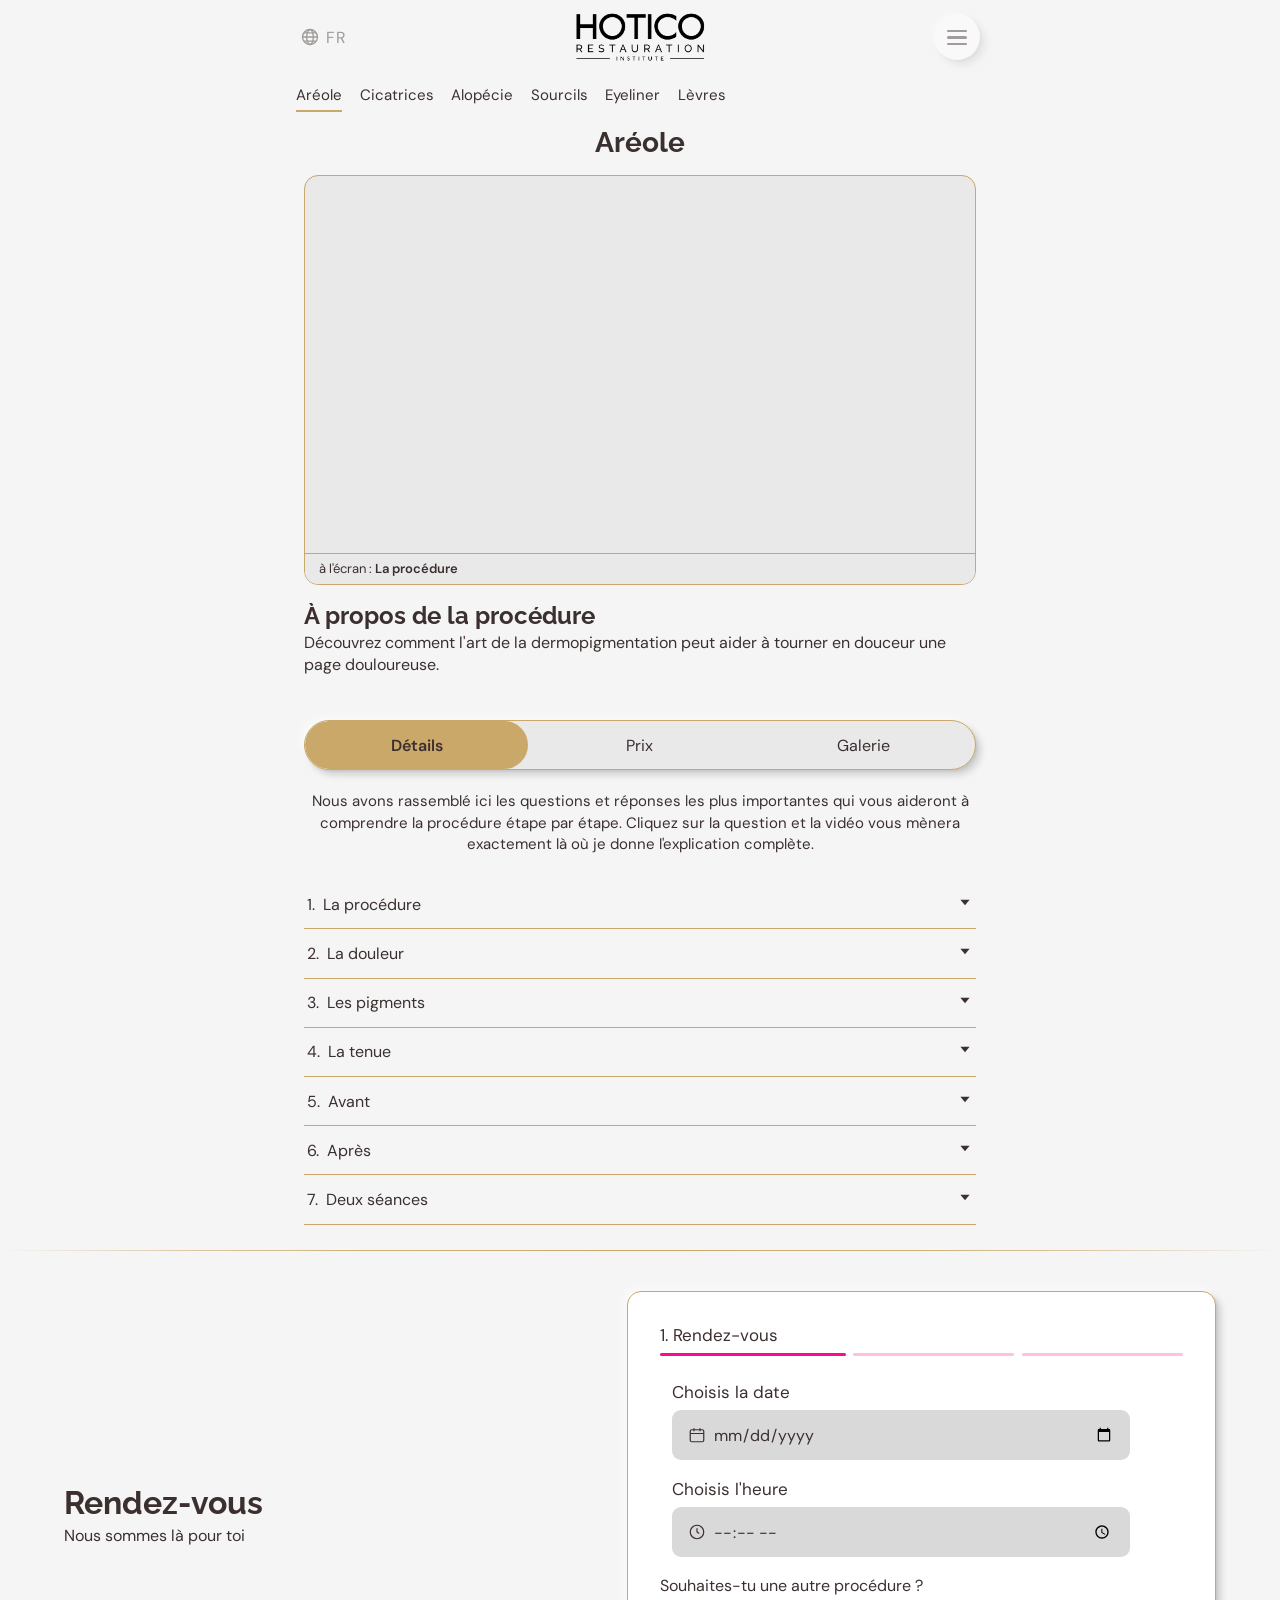
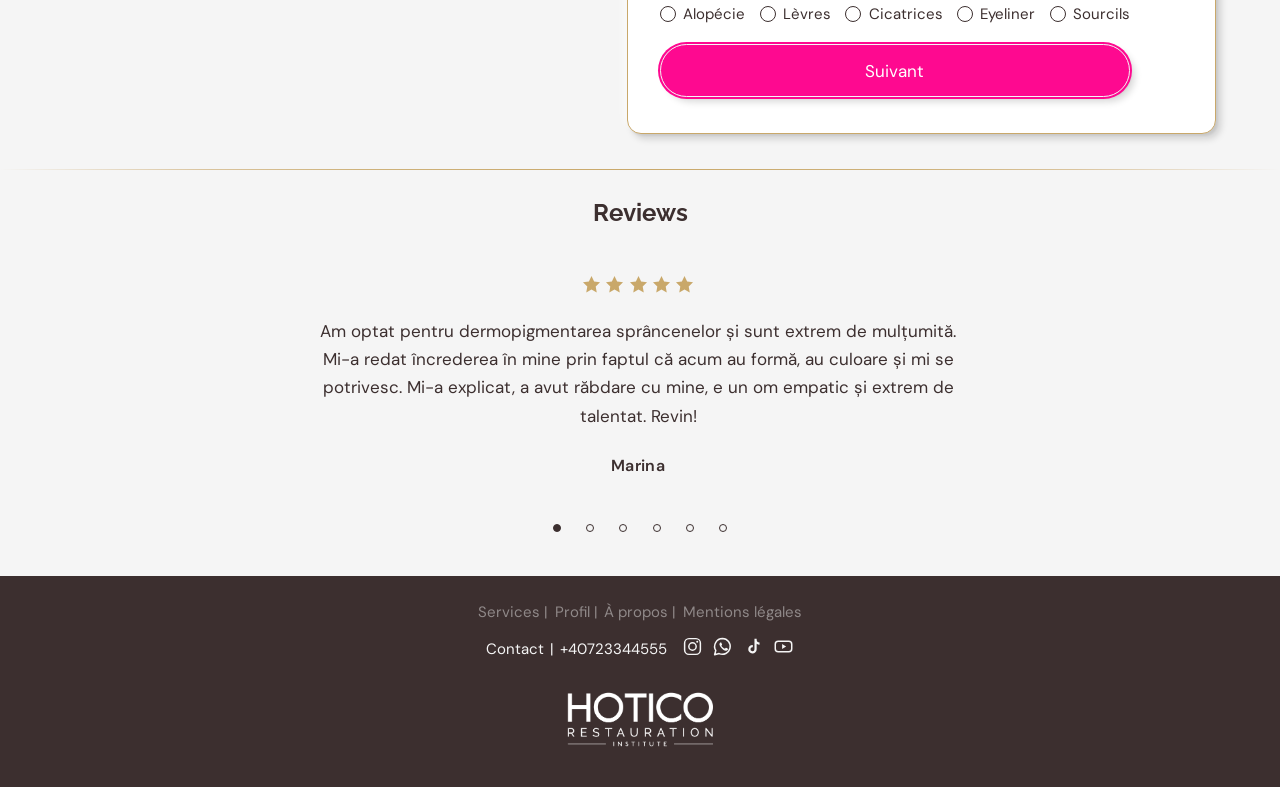
<file: servicii/areola.html>
<!DOCTYPE html>
<html lang="fr">
<head>
  <meta charset="utf-8">
  <meta name="viewport" content="width=device-width, initial-scale=1">
  <meta name="robots" content="noindex,nofollow">
  <title>HOTICO — Aréole</title>
  <link rel="preconnect" href="https://fonts.googleapis.com">
  <link rel="preconnect" href="https://fonts.gstatic.com" crossorigin>
  <link href="https://fonts.googleapis.com/css2?family=Raleway:wght@300;500;600;700&family=DM+Sans:wght@400;500;600&display=swap" rel="stylesheet">
  <link rel="stylesheet" href="../css/tokens.css?v=10">
  <link rel="stylesheet" href="../css/main.css?v=51">
</head>
<body>

  <!-- a. HEADER -->
  <header class="hdr">
    <button class="hdr__lang is-deferred" type="button" aria-disabled="true" title="Langue : Français">
      <svg viewBox="0 0 24 24" aria-hidden="true" focusable="false">
        <circle cx="12" cy="12" r="9"/>
        <ellipse cx="12" cy="12" rx="4" ry="9"/>
        <path d="M3 12h18M4.5 7h15M4.5 17h15"/>
      </svg>
      <span>FR</span>
    </button>

    <a class="hdr__home" href="../index.html" aria-label="HOTICO — page d'accueil">
      <img class="hdr__logo" src="../assets/brand/logo-black.png"
           alt="HOTICO Restauration Institute">
    </a>

    <button class="hdr__burger is-deferred" type="button" aria-disabled="true" aria-label="Menu">
      <span></span><span></span><span></span>
    </button>
  </header>

  <main>

    <!-- A. SERVICES MENU + TITLE + STAGE -->
    <nav class="svcnav" aria-label="Services">
      <ul>
        <li><span class="svcnav__item is-active" aria-current="page">Aréole</span></li>
        <li><a class="svcnav__item" href="in-curand.html?s=Cicatrici">Cicatrices</a></li>
        <li><a class="svcnav__item" href="in-curand.html?s=Alopecie">Alopécie</a></li>
        <li><a class="svcnav__item" href="in-curand.html?s=Sprancene">Sourcils</a></li>
        <li><a class="svcnav__item" href="in-curand.html?s=Eyeliner">Eyeliner</a></li>
        <li><a class="svcnav__item" href="in-curand.html?s=Buze">Lèvres</a></li>
      </ul>
    </nav>

    <h1 class="svc-title">Aréole</h1>

    <section class="stage wrap">
      <div class="video__frame">
        <div class="video__embed">
          <iframe id="stage-player"
                  src="https://player.vimeo.com/video/1134715905?h=5aae14fc67&color=C9A86A"
                  title="Reconstruction de l'aréole par dermopigmentation."
                  allow="autoplay; fullscreen; picture-in-picture"
                  referrerpolicy="strict-origin-when-cross-origin"
                  allowfullscreen></iframe>
        </div>
        <p class="stage__now" data-now>à l'écran : <b>La procédure</b></p>
      </div>

      <h2 class="stage__h">À propos de la procédure</h2>
      <p class="stage__copy">Découvrez comment l'art de la dermopigmentation peut aider à tourner en douceur une page douloureuse.</p>
    </section>


    <!-- B. TAB MENU -->
    <section class="tabs wrap">
      <div class="tabbar" role="tablist" aria-label="Aréole">
        <span class="tabbar__pill" data-pill></span>
        <button class="tabbar__tab is-active" type="button" role="tab"
                aria-selected="true"  aria-controls="tab-detalii" data-tab="detalii">Détails</button>
        <button class="tabbar__tab" type="button" role="tab"
                aria-selected="false" aria-controls="tab-pret"    data-tab="pret">Prix</button>
        <button class="tabbar__tab" type="button" role="tab"
                aria-selected="false" aria-controls="tab-galerie" data-tab="galerie">Galerie</button>
      </div>
    </section>

    <section class="panel-tab is-active" id="tab-detalii" role="tabpanel" data-panel="detalii">
      <div class="wrap">
        <p class="tabintro">Nous avons rassemblé ici les questions et réponses les plus importantes qui vous aideront à comprendre la procédure étape par étape. Cliquez sur la question et la vidéo vous mènera exactement là où je donne l'explication complète.</p>

        <ul class="faqs">
        <li class="faq" data-faq>
          <button class="faq__head" type="button" aria-expanded="false"
                  aria-controls="faq-1">
            <span class="faq__n">1.</span>
            <span class="faq__label">La procédure</span>
            <span class="faq__arrow" aria-hidden="true">
              <svg viewBox="0 0 16 16"><path d="M3.4 5.8h9.2L8 11.2 3.4 5.8Z"/></svg>
            </span>
          </button>
          <div class="faq__body" id="faq-1" hidden>
            <p class="faq__copy">La dermopigmentation reconstructive de l'aréole permet de restaurer l'aspect naturel de l'aréole et du mamelon à l'aide de techniques avancées de dermopigmentation 3D — un effet optique réaliste, de sorte que l'aréole semble tridimensionnelle, même lorsque le tissu est plat. Elle est particulièrement recommandée aux femmes qui ont subi une mastectomie, mais aussi à celles qui ont une aréole décolorée, asymétrique ou modifiée. Le résultat n'est pas seulement visible dans le miroir : pour de nombreuses femmes, il s'agit de la dernière étape du processus de guérison et de reconnexion avec leur corps.</p>
            <div class="playrow">
              <button class="playbtn" type="button" data-play
                      data-src="https://player.vimeo.com/video/1134715905?h=5aae14fc67&color=C9A86A" data-title="Qu'est-ce que la reconstruction de l'aréole par dermopigmentation ?"
                      aria-label="Voir l'épisode: La procédure">
                <svg viewBox="0 0 16 16" aria-hidden="true"><path d="M4 2.4 13 8l-9 5.6V2.4Z"/></svg>
              </button>
              <span class="playrow__label">Voir l'épisode</span>
            </div>
          </div>
        </li>
        <li class="faq" data-faq>
          <button class="faq__head" type="button" aria-expanded="false"
                  aria-controls="faq-2">
            <span class="faq__n">2.</span>
            <span class="faq__label">La douleur</span>
            <span class="faq__arrow" aria-hidden="true">
              <svg viewBox="0 0 16 16"><path d="M3.4 5.8h9.2L8 11.2 3.4 5.8Z"/></svg>
            </span>
          </button>
          <div class="faq__body" id="faq-2" hidden>
            <p class="faq__copy">Chaque personne ressent les choses différemment — la plupart des clientes décrivent une légère sensation, comme une fine égratignure, et il est très rare que quelqu'un décrive la procédure comme douloureuse. La dermopigmentation n'agit que sur les couches superficielles de la peau, et j'utilise des anesthésiques topiques pour rendre le processus aussi confortable que possible. En bref : vous ne serez pas complètement insensible, mais cette procédure est conçue pour être douce, sûre et supportable.</p>
            <div class="playrow">
              <button class="playbtn" type="button" data-play
                      data-src="https://player.vimeo.com/video/1134716246?h=bb38fba147&color=C9A86A" data-title="La procédure est-elle douloureuse ?"
                      aria-label="Voir l'épisode: La douleur">
                <svg viewBox="0 0 16 16" aria-hidden="true"><path d="M4 2.4 13 8l-9 5.6V2.4Z"/></svg>
              </button>
              <span class="playrow__label">Voir l'épisode</span>
            </div>
          </div>
        </li>
        <li class="faq" data-faq>
          <button class="faq__head" type="button" aria-expanded="false"
                  aria-controls="faq-3">
            <span class="faq__n">3.</span>
            <span class="faq__label">Les pigments</span>
            <span class="faq__arrow" aria-hidden="true">
              <svg viewBox="0 0 16 16"><path d="M3.4 5.8h9.2L8 11.2 3.4 5.8Z"/></svg>
            </span>
          </button>
          <div class="faq__body" id="faq-3" hidden>
            <p class="faq__copy">Je travaille exclusivement avec des pigments paramédicaux permanents, spécialement formulés pour la reconstruction de l'aréole : des pigments organiques, stables dans le temps, qui conservent leur teinte et leur intensité pendant des années. L'aréole est une zone qui ne change pas de position avec le temps, et la reconstruction doit être durable, afin que le résultat reste naturel et harmonieux à long terme.</p>
            <div class="playrow">
              <button class="playbtn" type="button" data-play
                      data-src="https://player.vimeo.com/video/1134715933?h=f6d98eda6b&color=C9A86A" data-title="2. Quel type de pigments dois-je utiliser ?"
                      aria-label="Voir l'épisode: Les pigments">
                <svg viewBox="0 0 16 16" aria-hidden="true"><path d="M4 2.4 13 8l-9 5.6V2.4Z"/></svg>
              </button>
              <span class="playrow__label">Voir l'épisode</span>
            </div>
          </div>
        </li>
        <li class="faq" data-faq>
          <button class="faq__head" type="button" aria-expanded="false"
                  aria-controls="faq-4">
            <span class="faq__n">4.</span>
            <span class="faq__label">La tenue</span>
            <span class="faq__arrow" aria-hidden="true">
              <svg viewBox="0 0 16 16"><path d="M3.4 5.8h9.2L8 11.2 3.4 5.8Z"/></svg>
            </span>
          </button>
          <div class="faq__body" id="faq-4" hidden>
            <p class="faq__copy">La dermopigmentation de l'aréole est, par nature et par objectif, une procédure conçue pour durer. L'aréole n'est pas constamment exposée au soleil, ce qui contribue à une résistance quasi permanente : une seule procédure correctement réalisée, suivie d'une retouche initiale, peut donner un résultat durable, qui ne nécessite pas de rafraîchissements fréquents. C'est une étape finale, stable et sûre dans le processus de reconstruction mammaire.</p>
            <div class="playrow">
              <button class="playbtn" type="button" data-play
                      data-src="https://player.vimeo.com/video/1134715961?h=fdf553e4a8&color=C9A86A" data-title="10. Combien de temps le pigment tient-il ?"
                      aria-label="Voir l'épisode: La tenue">
                <svg viewBox="0 0 16 16" aria-hidden="true"><path d="M4 2.4 13 8l-9 5.6V2.4Z"/></svg>
              </button>
              <span class="playrow__label">Voir l'épisode</span>
            </div>
          </div>
        </li>
        <li class="faq" data-faq>
          <button class="faq__head" type="button" aria-expanded="false"
                  aria-controls="faq-5">
            <span class="faq__n">5.</span>
            <span class="faq__label">Avant</span>
            <span class="faq__arrow" aria-hidden="true">
              <svg viewBox="0 0 16 16"><path d="M3.4 5.8h9.2L8 11.2 3.4 5.8Z"/></svg>
            </span>
          </button>
          <div class="faq__body" id="faq-5" hidden>
            <p class="faq__copy">Une bonne préparation de la peau et de l'organisme est la première étape vers un résultat esthétique et durable. La zone doit être complètement cicatrisée — après une intervention chirurgicale, il est généralement recommandé d'attendre au moins 6 à 12 mois ; dans le cas de brûlures, le délai d'attente peut être encore plus long. Si vous suivez un traitement médical (par exemple, une hormonothérapie ou un traitement anticoagulant), prévenez-moi à l'avance. Le jour du rendez-vous, évitez le café, l'alcool et les anti-inflammatoires, et portez des vêtements amples. J'examinerai attentivement la zone le jour de la procédure — et si je constate que la peau n'est pas prête, nous reporterons la procédure, parce que je veux que le résultat final soit impeccable et durable.</p>
            <div class="playrow">
              <button class="playbtn" type="button" data-play
                      data-src="https://player.vimeo.com/video/1134715918?h=0405164fee&color=C9A86A" data-title="5. Que dois-je faire avant l'intervention ?"
                      aria-label="Voir l'épisode: Avant">
                <svg viewBox="0 0 16 16" aria-hidden="true"><path d="M4 2.4 13 8l-9 5.6V2.4Z"/></svg>
              </button>
              <span class="playrow__label">Voir l'épisode</span>
            </div>
          </div>
        </li>
        <li class="faq" data-faq>
          <button class="faq__head" type="button" aria-expanded="false"
                  aria-controls="faq-6">
            <span class="faq__n">6.</span>
            <span class="faq__label">Après</span>
            <span class="faq__arrow" aria-hidden="true">
              <svg viewBox="0 0 16 16"><path d="M3.4 5.8h9.2L8 11.2 3.4 5.8Z"/></svg>
            </span>
          </button>
          <div class="faq__body" id="faq-6" hidden>
            <p class="faq__copy">Après la dermopigmentation de l'aréole, une période délicate de cicatrisation commence. Gardez la zone propre et sèche, appliquez la pommade spéciale selon mes instructions, et n'enlevez pas les croûtes qui pourraient apparaître — elles font partie du processus naturel de guérison. Évitez les sports intenses, la natation et le sauna pendant les premières semaines. Je resterai à vos côtés après l'intervention afin de m'assurer que le résultat reste uniforme, beau et stable dans le temps.</p>
            <div class="playrow">
              <button class="playbtn" type="button" data-play
                      data-src="https://player.vimeo.com/video/1134715947?h=06c26e0c44&color=C9A86A" data-title="7. Que se passe-t-il immédiatement après et comment entretenir la procédure ?"
                      aria-label="Voir l'épisode: Après">
                <svg viewBox="0 0 16 16" aria-hidden="true"><path d="M4 2.4 13 8l-9 5.6V2.4Z"/></svg>
              </button>
              <span class="playrow__label">Voir l'épisode</span>
            </div>
          </div>
        </li>
        <li class="faq" data-faq>
          <button class="faq__head" type="button" aria-expanded="false"
                  aria-controls="faq-7">
            <span class="faq__n">7.</span>
            <span class="faq__label">Deux séances</span>
            <span class="faq__arrow" aria-hidden="true">
              <svg viewBox="0 0 16 16"><path d="M3.4 5.8h9.2L8 11.2 3.4 5.8Z"/></svg>
            </span>
          </button>
          <div class="faq__body" id="faq-7" hidden>
            <p class="faq__copy">La réponse courte est : parce que chaque peau est unique et réagit différemment au pigment. Pendant la cicatrisation, la couleur commence à s'estomper et à se stabiliser, et c'est là qu'intervient la retouche : nous complétons les zones où le pigment s'est moins fixé, nous uniformisons la couleur et nous renforçons les contours. En bref : la première procédure prépare le terrain et la retouche finalise le travail.</p>
            <div class="playrow">
              <button class="playbtn" type="button" data-play
                      data-src="https://player.vimeo.com/video/1134716258?h=37a6e600dd&color=C9A86A" data-title="9. Pourquoi deux séances sont-elles nécessaires ?"
                      aria-label="Voir l'épisode: Deux séances">
                <svg viewBox="0 0 16 16" aria-hidden="true"><path d="M4 2.4 13 8l-9 5.6V2.4Z"/></svg>
              </button>
              <span class="playrow__label">Voir l'épisode</span>
            </div>
          </div>
        </li>
        </ul>
      </div>
    </section>
    <section class="panel-tab" id="tab-pret" role="tabpanel" data-panel="pret" hidden>
      <div class="wrap">
        <p class="tabintro">Que comprend le prix de la procédure ? Je t'explique ici, en détail, tout ce qu'il faut savoir !</p>

        <div class="price">
          <div class="price__row">
            <span class="price__name">Prix complet</span>
            <span class="price__val">2000 ron</span>
          </div>
          <p class="price__inc">Comprend :</p>
          <ul class="price__list">
              <li>livret d'information préventive avant la séance</li>
              <li>séance de préparation de 30 min</li>
              <li>anesthésique</li>
              <li>procédure de dermopigmentation paramédicale (entre 4 et 6 heures)</li>
              <li>livret d'information « CARE » après la séance</li>
          </ul>
          <button class="btn-pink" type="button" data-goto-contact>Prendre rendez-vous</button>
        </div>

        <div class="price">
          <button class="price__row price__row--btn" type="button"
                  data-collapse aria-expanded="false" aria-controls="pr-cont">
            <span class="price__name is-pink">Prix avec compte client</span>
            <span class="price__val is-pink">1700 ron</span>
            <span class="price__arrow" aria-hidden="true"><svg viewBox="0 0 16 16"><path d="M3.4 10.2h9.2L8 4.8 3.4 10.2Z"/></svg></span>
          </button>
          <div id="pr-cont" hidden>
            <p class="price__inc">Comprend :</p>
            <ul class="price__list">
              <li>livret d'information préventive avant la séance</li>
              <li>séance de préparation de 30 min</li>
              <li>anesthésique</li>
              <li>procédure de dermopigmentation paramédicale (entre 4 et 6 heures)</li>
              <li>livret d'information « CARE » après la séance</li>
            </ul>
            <button class="btn-pink" type="button" data-goto-contact>Créer un compte client</button>
          </div>
        </div>

        <div class="price">
          <button class="price__row price__row--btn" type="button"
                  data-collapse aria-expanded="false" aria-controls="pr-ret">
            <span class="price__name">Retouches</span>
            <span class="price__val">divers</span>
            <span class="price__arrow" aria-hidden="true"><svg viewBox="0 0 16 16"><path d="M3.4 10.2h9.2L8 4.8 3.4 10.2Z"/></svg></span>
          </button>
          <p class="price__sub">nécessaires, pour préserver la couleur</p>
          <div id="pr-ret" hidden>
            <p class="price__inc">Comprend :</p>
            <ul class="price__list">
              <li>livret d'information préventive avant la séance</li>
              <li>anesthésique</li>
              <li>procédure de dermopigmentation paramédicale (entre 4 et 6 heures)</li>
              <li>livret d'information « CARE » après la séance</li>
            </ul>
            <div class="tiers">
              <div class="tiers__row"><span>Retouche à 1 mois</span><span>400 ron</span></div>
              <div class="tiers__row"><span>Entre 12 et 24 mois</span><span>600 ron</span></div>
              <div class="tiers__row"><span>&gt;24 mois</span><span>800 ron</span></div>
            </div>
            <button class="btn-pink" type="button" data-goto-contact>Rendez-vous retouche</button>
          </div>
        </div>
      </div>
    </section>
    <section class="panel-tab" id="tab-galerie" role="tabpanel" data-panel="galerie" hidden>
      <div class="wrap">
        <!-- PROTECTED COPY — FR replacement is PROVISIONAL (Annex C lap C-3),
             ALEXA BLESSING REQUIRED before this ships. Do not silently
             re-edit without a new ruling. See LEDGER #12. -->
        <p class="tabintro">Tu te demandes à quoi ressemble le résultat ? Voici le résultat chez d'autres femmes courageuses, comme toi !</p>

        <!-- Photo grid HELD pending consent confirmation (DOSSIER D13).
             Placeholder band stands in its place — nothing of Alexa's
             clients ships until the consent posture is established. -->
        <div class="held" role="note">
          <span class="held__mark" aria-hidden="true">
            <svg viewBox="0 0 24 24"><rect x="4" y="10" width="16" height="10" rx="2"/><path d="M8 10V7a4 4 0 0 1 8 0v3"/></svg>
          </span>
          <p class="held__title">La galerie ouvre bientôt</p>
          <p class="held__copy">Les photographies des résultats sont conservées jusqu'à la confirmation de l'accord de chaque patiente.</p>
        </div>

        <p class="tabintro tabintro--ig">Si tu veux en découvrir plus, je t'invite sur la page Instagram hotico.ink — tu y trouveras les histoires de femmes qui ont choisi d'être vues.</p>

        <a class="igbtn" href="https://www.instagram.com/hotico.ink/"
           target="_blank" rel="noopener" aria-label="Instagram HOTICO">
          <svg viewBox="0 0 24 24" aria-hidden="true">
            <rect x="3" y="3" width="18" height="18" rx="5"/>
            <circle cx="12" cy="12" r="4.2"/>
            <circle cx="17.4" cy="6.6" r="1.15" class="fill"/>
          </svg>
        </a>
      </div>
    </section>


    <hr class="rule">

    <!-- F. CONTACT — always-on, every Pret CTA lands here -->
    <section class="programare wrap" id="contact">
      <div class="programare__text">
        <h2 class="h-section programare__h">Rendez-vous</h2>
        <p class="programare__sub">Nous sommes là pour toi</p>
      </div>

      <div class="programare__form">
      <div class="stepper">
        <span class="stepper__label" data-step-label>1. Rendez-vous</span>
        <div class="stepper__bars" aria-hidden="true">
          <i class="is-active"></i><i></i><i></i>
        </div>
      </div>

      <div class="steps" data-steps data-proc-base="Aréole">
        <div class="steps__track" data-steps-track>
          <div class="step" data-step="1">
            <div class="field">
              <span class="field__label">Choisis la date</span>
              <div class="field__box">
                <svg class="field__caret" viewBox="0 0 24 24" aria-hidden="true"
                     style="width:18px;height:18px;fill:none;stroke:currentColor;stroke-width:1.6">
                  <rect x="3" y="5" width="18" height="16" rx="2"/>
                  <path d="M3 10h18M8 3v4M16 3v4"/>
                </svg>
                <input class="field__input" type="date" data-recap="date">
              </div>
            </div>

            <div class="field">
              <span class="field__label">Choisis l'heure</span>
              <div class="field__box">
                <svg class="field__caret" viewBox="0 0 24 24" aria-hidden="true"
                     style="width:18px;height:18px;fill:none;stroke:currentColor;stroke-width:1.6">
                  <circle cx="12" cy="12" r="9"/>
                  <path d="M12 7v5l3 2"/>
                </svg>
                <input class="field__input" type="time" data-recap="heure">
              </div>
            </div>

            <div class="q">
              <span class="q__label">Souhaites-tu une autre procédure ?</span>
              <ul class="opts" data-group role="radiogroup"
                  aria-label="Souhaites-tu une autre procédure ?">
                <li><span class="opt__dot" data-val="Alopécie" role="radio" aria-checked="false" tabindex="0"></span>Alopécie</li>
                <li><span class="opt__dot" data-val="Lèvres" role="radio" aria-checked="false" tabindex="0"></span>Lèvres</li>
                <li><span class="opt__dot" data-val="Cicatrices" role="radio" aria-checked="false" tabindex="0"></span>Cicatrices</li>
                <li><span class="opt__dot" data-val="Eyeliner" role="radio" aria-checked="false" tabindex="0"></span>Eyeliner</li>
                <li><span class="opt__dot" data-val="Sourcils" role="radio" aria-checked="false" tabindex="0"></span>Sourcils</li>
              </ul>
            </div>

            <div class="stepnav">
              <button class="btn-pink" type="button" data-next>Suivant</button>
            </div>
          </div>
          <div class="step" data-step="2" hidden>

      <div class="field">
        <span class="field__label">Nom et prénom (obligatoire)</span>
        <div class="field__box"><input class="field__input" type="text" placeholder="Ana Popescu" data-recap="nom" autocomplete="name"></div>
      </div>

      <div class="field">
        <span class="field__label">Téléphone (obligatoire)</span>
        <div class="field__box">
          <span class="field__flag" aria-hidden="true"></span>
          <svg class="field__caret" viewBox="0 0 16 16" aria-hidden="true">
            <path d="M3.4 5.8h9.2L8 11.2 3.4 5.8Z"/>
          </svg>
          <input class="field__input" type="tel" placeholder="079 123 45 67" data-recap="tel" autocomplete="tel">
        </div>
      </div>


      <ul class="checks">
        <li><span class="checks__box" aria-hidden="true"></span>
          <span>J'accepte le traitement de mes données personnelles conformément à la <span class="is-deferred">politique de confidentialité</span> (obligatoire)</span></li>
        <li><span class="checks__box" aria-hidden="true"></span>
          <span>J'accepte <span class="is-deferred">la politique d'annulation des rendez-vous</span></span></li>
        <li><span class="checks__box" aria-hidden="true"></span>
          <span>Je confirme que toutes les données du formulaire sont correctes</span></li>
      </ul>

      <div class="stepnav">
              <button class="backbtn" type="button" data-back aria-label="Retour">
                <svg viewBox="0 0 16 16"><path d="M10.2 3.4v9.2L4.8 8l5.4-4.6Z"/></svg>
              </button>
              <button class="btn-pink" type="button" data-confirm>Confirmer le rendez-vous</button>
            </div>
          </div>
        </div>
      </div>

      <div class="success" data-success hidden>
        <div class="conf">
          <h3 class="conf__h">Merci.</h3>
          <p class="conf__subline">Ta demande est bien arrivée chez moi.</p>
          <p class="conf__lead">Je te réponds personnellement sur WhatsApp, dans les 24 heures.</p>

          <div class="conf__block">
            <p class="conf__kicker">TROIS ÉTAPES AVANT TA SÉANCE</p>
            <ol class="conf__steps">
              <li><span class="conf__num">01</span> <span class="conf__step-h">La confirmation</span> — Je t'écris avec l'heure exacte et la durée de la séance.</li>
              <li><span class="conf__num">02</span> <span class="conf__step-h">La préparation</span> — Tu reçois les instructions adaptées à ta procédure.</li>
              <li><span class="conf__num">03</span> <span class="conf__step-h">La séance</span> — On se voit à l'institut, à Genève.</li>
            </ol>
          </div>

          <div class="conf__block conf__block--gold">
            <p class="conf__kicker">DES FEMMES QUI SONT DÉJÀ PASSÉES PAR ICI</p>
            <div class="conf__carousel" data-conf-carousel>
              <div class="conf__carousel-track" data-conf-track>
                <div class="conf__slide" data-conf-slide>
                  <blockquote class="conf__quote">« Je me suis regardée dans le miroir et j'ai reconnu celle d'avant. »</blockquote>
                  <p class="conf__who">Marie L., Genève</p>
                </div>
                <div class="conf__slide" data-conf-slide>
                  <blockquote class="conf__quote">« Je me suis regardée dans le miroir et j'ai reconnu celle d'avant. »</blockquote>
                  <p class="conf__who">Marie L., Genève</p>
                </div>
                <div class="conf__slide" data-conf-slide>
                  <blockquote class="conf__quote">« Je me suis regardée dans le miroir et j'ai reconnu celle d'avant. »</blockquote>
                  <p class="conf__who">Marie L., Genève</p>
                </div>
              </div>
              <div class="conf__dots" data-conf-dots>
                <button class="conf__dot is-active" type="button" data-conf-dot aria-label="Témoignage 1"></button>
                <button class="conf__dot" type="button" data-conf-dot aria-label="Témoignage 2"></button>
                <button class="conf__dot" type="button" data-conf-dot aria-label="Témoignage 3"></button>
              </div>
            </div>
          </div>

          <div class="conf__block">
            <p class="conf__copy">En attendant mon message, tu peux voir mes résultats.</p>
            <a class="btn-pink conf__cta" href="https://www.instagram.com/hotico.ink/"
               target="_blank" rel="noopener">Voir les résultats →</a>
          </div>

          <div class="conf__block">
            <p class="conf__copy">Besoin d'une autre date ? Écris-moi <a href="https://wa.me/41796472106"
               target="_blank" rel="noopener">sur WhatsApp</a> et on trouve ensemble un moment qui te convient.</p>
          </div>

          <div class="conf__sig">
            <p class="conf__sig-name">Alexandra Hotico</p>
            <p class="conf__sig-role">HOTICO · Institut de Restauration · Genève</p>
          </div>
        </div>

        <p class="success__note">Prototype — aucune donnée n'est envoyée.</p>

        <button class="success__back" type="button" data-reset>&lsaquo; retour</button>
      </div>

      </div>
</section>

    <hr class="rule">

    <!-- F. REVIEWS (reused) — two cards. The duplicate "Marina" ships as
         designed (DOSSIER D15 content debt). -->
    <section class="reviews wrap">
      <h2 class="h-section">Reviews</h2>

      <div class="carousel carousel--reviews" data-carousel="reviews">
        <div class="carousel__viewport">
          <ul class="carousel__track" data-track>
            <li class="carousel__slide">
              <article class="review">
                <div class="stars" aria-label="5 din 5">
                  <svg viewBox="0 0 16 16" aria-hidden="true"><path d="m8 1.6 2 4.1 4.5.6-3.3 3.2.8 4.5L8 11.9l-4 2.1.8-4.5L1.5 6.3 6 5.7 8 1.6Z"/></svg><svg viewBox="0 0 16 16" aria-hidden="true"><path d="m8 1.6 2 4.1 4.5.6-3.3 3.2.8 4.5L8 11.9l-4 2.1.8-4.5L1.5 6.3 6 5.7 8 1.6Z"/></svg><svg viewBox="0 0 16 16" aria-hidden="true"><path d="m8 1.6 2 4.1 4.5.6-3.3 3.2.8 4.5L8 11.9l-4 2.1.8-4.5L1.5 6.3 6 5.7 8 1.6Z"/></svg><svg viewBox="0 0 16 16" aria-hidden="true"><path d="m8 1.6 2 4.1 4.5.6-3.3 3.2.8 4.5L8 11.9l-4 2.1.8-4.5L1.5 6.3 6 5.7 8 1.6Z"/></svg><svg viewBox="0 0 16 16" aria-hidden="true"><path d="m8 1.6 2 4.1 4.5.6-3.3 3.2.8 4.5L8 11.9l-4 2.1.8-4.5L1.5 6.3 6 5.7 8 1.6Z"/></svg>
                </div>
                <p class="review__text">Am optat pentru dermopigmentarea sprâncenelor
                și sunt extrem de mulțumită. Mi-a redat încrederea în mine prin
                faptul că acum au formă, au culoare și mi se potrivesc. Mi-a
                explicat, a avut răbdare cu mine, e un om empatic și extrem de
                talentat. Revin!</p>
                <p class="review__who">Marina</p>
              </article>
            </li>
            <li class="carousel__slide">
              <article class="review">
                <div class="stars" aria-label="5 din 5">
                  <svg viewBox="0 0 16 16" aria-hidden="true"><path d="m8 1.6 2 4.1 4.5.6-3.3 3.2.8 4.5L8 11.9l-4 2.1.8-4.5L1.5 6.3 6 5.7 8 1.6Z"/></svg><svg viewBox="0 0 16 16" aria-hidden="true"><path d="m8 1.6 2 4.1 4.5.6-3.3 3.2.8 4.5L8 11.9l-4 2.1.8-4.5L1.5 6.3 6 5.7 8 1.6Z"/></svg><svg viewBox="0 0 16 16" aria-hidden="true"><path d="m8 1.6 2 4.1 4.5.6-3.3 3.2.8 4.5L8 11.9l-4 2.1.8-4.5L1.5 6.3 6 5.7 8 1.6Z"/></svg><svg viewBox="0 0 16 16" aria-hidden="true"><path d="m8 1.6 2 4.1 4.5.6-3.3 3.2.8 4.5L8 11.9l-4 2.1.8-4.5L1.5 6.3 6 5.7 8 1.6Z"/></svg><svg viewBox="0 0 16 16" aria-hidden="true"><path d="m8 1.6 2 4.1 4.5.6-3.3 3.2.8 4.5L8 11.9l-4 2.1.8-4.5L1.5 6.3 6 5.7 8 1.6Z"/></svg>
                </div>
                <p class="review__text">Am optat pentru dermopigmentarea sprâncenelor
                și sunt extrem de mulțumită. Mi-a redat încrederea în mine prin
                faptul că acum au formă, au culoare și mi se potrivesc. Mi-a
                explicat, a avut răbdare cu mine, e un om empatic și extrem de
                talentat. Revin!</p>
                <p class="review__who">Marina</p>
              </article>
            </li>
            <li class="carousel__slide">
              <article class="review">
                <div class="stars" aria-label="5 din 5">
                  <svg viewBox="0 0 16 16" aria-hidden="true"><path d="m8 1.6 2 4.1 4.5.6-3.3 3.2.8 4.5L8 11.9l-4 2.1.8-4.5L1.5 6.3 6 5.7 8 1.6Z"/></svg><svg viewBox="0 0 16 16" aria-hidden="true"><path d="m8 1.6 2 4.1 4.5.6-3.3 3.2.8 4.5L8 11.9l-4 2.1.8-4.5L1.5 6.3 6 5.7 8 1.6Z"/></svg><svg viewBox="0 0 16 16" aria-hidden="true"><path d="m8 1.6 2 4.1 4.5.6-3.3 3.2.8 4.5L8 11.9l-4 2.1.8-4.5L1.5 6.3 6 5.7 8 1.6Z"/></svg><svg viewBox="0 0 16 16" aria-hidden="true"><path d="m8 1.6 2 4.1 4.5.6-3.3 3.2.8 4.5L8 11.9l-4 2.1.8-4.5L1.5 6.3 6 5.7 8 1.6Z"/></svg><svg viewBox="0 0 16 16" aria-hidden="true"><path d="m8 1.6 2 4.1 4.5.6-3.3 3.2.8 4.5L8 11.9l-4 2.1.8-4.5L1.5 6.3 6 5.7 8 1.6Z"/></svg>
                </div>
                <p class="review__text">Am optat pentru dermopigmentarea sprâncenelor
                și sunt extrem de mulțumită. Mi-a redat încrederea în mine prin
                faptul că acum au formă, au culoare și mi se potrivesc. Mi-a
                explicat, a avut răbdare cu mine, e un om empatic și extrem de
                talentat. Revin!</p>
                <p class="review__who">Marina</p>
              </article>
            </li>
            <li class="carousel__slide">
              <article class="review">
                <div class="stars" aria-label="5 din 5">
                  <svg viewBox="0 0 16 16" aria-hidden="true"><path d="m8 1.6 2 4.1 4.5.6-3.3 3.2.8 4.5L8 11.9l-4 2.1.8-4.5L1.5 6.3 6 5.7 8 1.6Z"/></svg><svg viewBox="0 0 16 16" aria-hidden="true"><path d="m8 1.6 2 4.1 4.5.6-3.3 3.2.8 4.5L8 11.9l-4 2.1.8-4.5L1.5 6.3 6 5.7 8 1.6Z"/></svg><svg viewBox="0 0 16 16" aria-hidden="true"><path d="m8 1.6 2 4.1 4.5.6-3.3 3.2.8 4.5L8 11.9l-4 2.1.8-4.5L1.5 6.3 6 5.7 8 1.6Z"/></svg><svg viewBox="0 0 16 16" aria-hidden="true"><path d="m8 1.6 2 4.1 4.5.6-3.3 3.2.8 4.5L8 11.9l-4 2.1.8-4.5L1.5 6.3 6 5.7 8 1.6Z"/></svg><svg viewBox="0 0 16 16" aria-hidden="true"><path d="m8 1.6 2 4.1 4.5.6-3.3 3.2.8 4.5L8 11.9l-4 2.1.8-4.5L1.5 6.3 6 5.7 8 1.6Z"/></svg>
                </div>
                <p class="review__text">Am optat pentru dermopigmentarea sprâncenelor
                și sunt extrem de mulțumită. Mi-a redat încrederea în mine prin
                faptul că acum au formă, au culoare și mi se potrivesc. Mi-a
                explicat, a avut răbdare cu mine, e un om empatic și extrem de
                talentat. Revin!</p>
                <p class="review__who">Marina</p>
              </article>
            </li>
            <li class="carousel__slide">
              <article class="review">
                <div class="stars" aria-label="5 din 5">
                  <svg viewBox="0 0 16 16" aria-hidden="true"><path d="m8 1.6 2 4.1 4.5.6-3.3 3.2.8 4.5L8 11.9l-4 2.1.8-4.5L1.5 6.3 6 5.7 8 1.6Z"/></svg><svg viewBox="0 0 16 16" aria-hidden="true"><path d="m8 1.6 2 4.1 4.5.6-3.3 3.2.8 4.5L8 11.9l-4 2.1.8-4.5L1.5 6.3 6 5.7 8 1.6Z"/></svg><svg viewBox="0 0 16 16" aria-hidden="true"><path d="m8 1.6 2 4.1 4.5.6-3.3 3.2.8 4.5L8 11.9l-4 2.1.8-4.5L1.5 6.3 6 5.7 8 1.6Z"/></svg><svg viewBox="0 0 16 16" aria-hidden="true"><path d="m8 1.6 2 4.1 4.5.6-3.3 3.2.8 4.5L8 11.9l-4 2.1.8-4.5L1.5 6.3 6 5.7 8 1.6Z"/></svg><svg viewBox="0 0 16 16" aria-hidden="true"><path d="m8 1.6 2 4.1 4.5.6-3.3 3.2.8 4.5L8 11.9l-4 2.1.8-4.5L1.5 6.3 6 5.7 8 1.6Z"/></svg>
                </div>
                <p class="review__text">Am optat pentru dermopigmentarea sprâncenelor
                și sunt extrem de mulțumită. Mi-a redat încrederea în mine prin
                faptul că acum au formă, au culoare și mi se potrivesc. Mi-a
                explicat, a avut răbdare cu mine, e un om empatic și extrem de
                talentat. Revin!</p>
                <p class="review__who">Marina</p>
              </article>
            </li>
            <li class="carousel__slide">
              <article class="review">
                <div class="stars" aria-label="5 din 5">
                  <svg viewBox="0 0 16 16" aria-hidden="true"><path d="m8 1.6 2 4.1 4.5.6-3.3 3.2.8 4.5L8 11.9l-4 2.1.8-4.5L1.5 6.3 6 5.7 8 1.6Z"/></svg><svg viewBox="0 0 16 16" aria-hidden="true"><path d="m8 1.6 2 4.1 4.5.6-3.3 3.2.8 4.5L8 11.9l-4 2.1.8-4.5L1.5 6.3 6 5.7 8 1.6Z"/></svg><svg viewBox="0 0 16 16" aria-hidden="true"><path d="m8 1.6 2 4.1 4.5.6-3.3 3.2.8 4.5L8 11.9l-4 2.1.8-4.5L1.5 6.3 6 5.7 8 1.6Z"/></svg><svg viewBox="0 0 16 16" aria-hidden="true"><path d="m8 1.6 2 4.1 4.5.6-3.3 3.2.8 4.5L8 11.9l-4 2.1.8-4.5L1.5 6.3 6 5.7 8 1.6Z"/></svg><svg viewBox="0 0 16 16" aria-hidden="true"><path d="m8 1.6 2 4.1 4.5.6-3.3 3.2.8 4.5L8 11.9l-4 2.1.8-4.5L1.5 6.3 6 5.7 8 1.6Z"/></svg>
                </div>
                <p class="review__text">Am optat pentru dermopigmentarea sprâncenelor
                și sunt extrem de mulțumită. Mi-a redat încrederea în mine prin
                faptul că acum au formă, au culoare și mi se potrivesc. Mi-a
                explicat, a avut răbdare cu mine, e un om empatic și extrem de
                talentat. Revin!</p>
                <p class="review__who">Marina</p>
              </article>
            </li>
          </ul>
        </div>
        <ul class="dots" data-dots>
            <li><button class="dot is-active" type="button" data-go="0" aria-label="Review 1"></button></li>
            <li><button class="dot" type="button" data-go="1" aria-label="Review 2"></button></li>
            <li><button class="dot" type="button" data-go="2" aria-label="Review 3"></button></li>
            <li><button class="dot" type="button" data-go="3" aria-label="Review 4"></button></li>
            <li><button class="dot" type="button" data-go="4" aria-label="Review 5"></button></li>
            <li><button class="dot" type="button" data-go="5" aria-label="Review 6"></button></li>
        </ul>
      </div>
    </section>

  </main>

  <!-- i. FOOTER -->
  <footer class="ftr">
    <div class="wrap">
      <nav class="ftr__nav" aria-label="Navigation footer">
        <span class="is-deferred" aria-disabled="true">Services</span>
        <span class="is-deferred" aria-disabled="true">Profil</span>
        <span class="is-deferred" aria-disabled="true">À propos</span>
        <span class="is-deferred" aria-disabled="true">Mentions légales</span>
      </nav>

      <div class="ftr__contact">
        <span class="ftr__contact-label">Contact</span>
        <span class="ftr__sep">|</span>
        <a href="tel:+40723344555">+40723344555</a>

        <ul class="ftr__socials">
          <li><a href="https://www.instagram.com/hotico.ink/" target="_blank"
                 rel="noopener" aria-label="Instagram">
            <svg viewBox="0 0 24 24" aria-hidden="true">
              <rect x="3" y="3" width="18" height="18" rx="5"/>
              <circle cx="12" cy="12" r="4.2"/>
              <circle cx="17.4" cy="6.6" r="1.15" class="fill"/>
            </svg></a></li>
          <li><a href="https://wa.me/41796472106" target="_blank"
                 rel="noopener" aria-label="WhatsApp">
            <svg viewBox="0 0 24 24" aria-hidden="true">
              <path d="M12 2.9a9 9 0 0 0-7.7 13.6L3 21.4l5.1-1.3A9 9 0 1 0 12 2.9Z"/>
              <path class="fill" d="M9.1 7.9c.2-.5.4-.5.6-.5h.5c.2 0 .4 0 .6.5l.7 1.7c.1.3 0 .5-.1.6l-.4.5c-.1.2-.3.3-.1.6.2.4.8 1.3 1.6 1.9.9.8 1.6 1 1.9 1.2.3.1.5 0 .6-.1l.6-.7c.2-.2.4-.2.6-.1l1.6.8c.2.1.4.2.4.4v.5c0 .3-.2.9-.5 1.1-.3.3-.9.6-1.5.6-.9 0-2.5-.5-4.3-2.1-1.9-1.7-2.9-3.5-3.2-4.4-.3-.9-.1-1.8.2-2.2Z"/>
            </svg></a></li>
          <li><a href="https://www.tiktok.com/@hotico.ink" target="_blank"
                 rel="noopener" aria-label="TikTok">
            <svg viewBox="0 0 24 24" aria-hidden="true">
              <path class="fill" d="M15.6 3h-2.5v12.2a2.3 2.3 0 1 1-1.9-2.3v-2.5a4.8 4.8 0 1 0 4.4 4.8V8.9a5.7 5.7 0 0 0 3.3 1.1V7.5a3.4 3.4 0 0 1-3.3-3.4V3Z"/>
            </svg></a></li>
          <li><a href="https://www.youtube.com/@hotico_ink" target="_blank"
                 rel="noopener" aria-label="YouTube">
            <svg viewBox="0 0 24 24" aria-hidden="true">
              <rect x="2.6" y="5.9" width="18.8" height="12.2" rx="3.4"/>
              <path class="fill" d="M10.4 9.2 15 12l-4.6 2.8V9.2Z"/>
            </svg></a></li>
        </ul>
      </div>

      <img class="ftr__logo" src="../assets/brand/logo-white.png"
           alt="HOTICO Restauration Institute">
    </div>
  </footer>

  <script src="../js/main.js?v=10"></script>
  <script src="../js/areola.js?v=2b"></script>
  <script src="../js/form.js?v=11"></script>
</body>
</html>
</file>
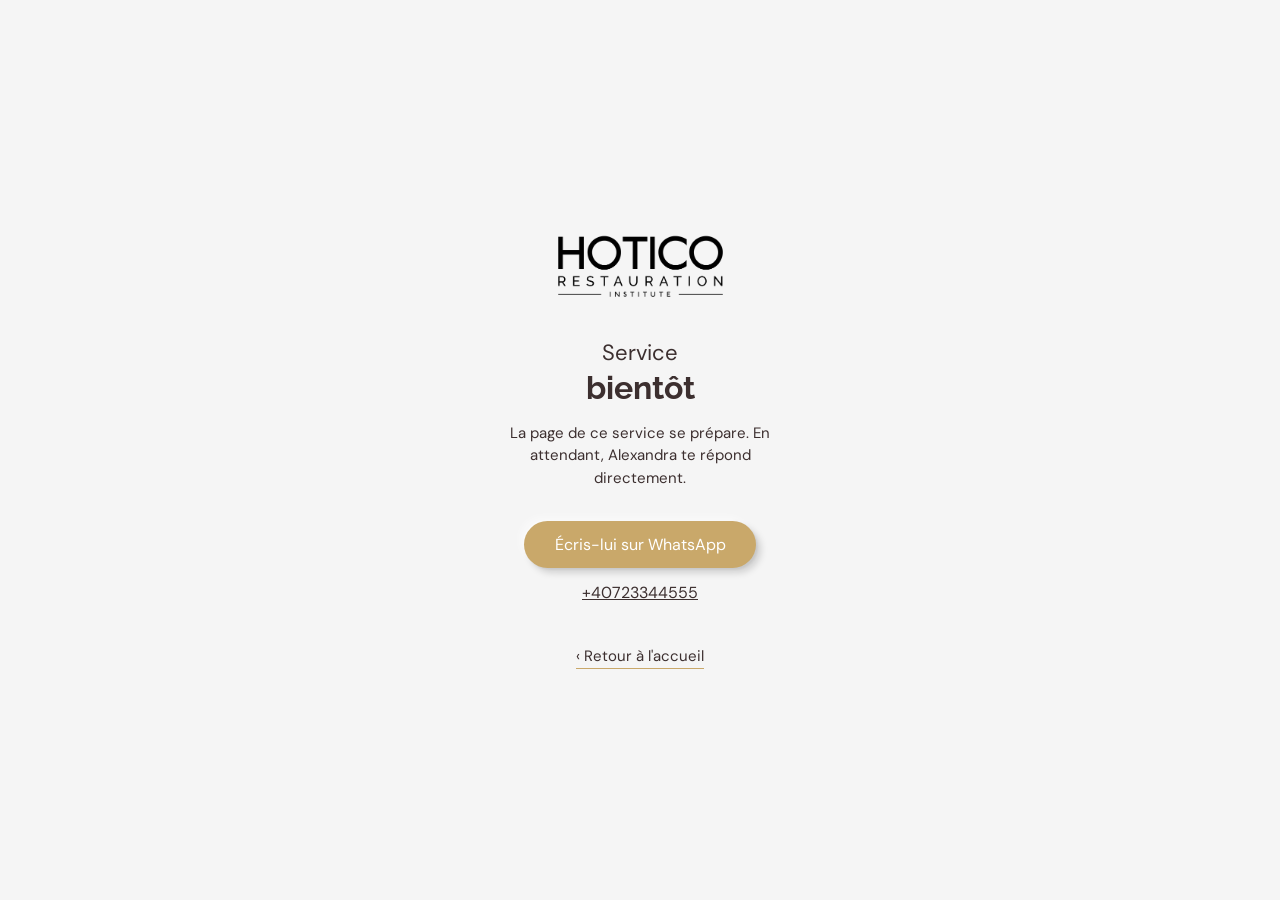
<file: servicii/in-curand.html>
<!DOCTYPE html>
<html lang="fr">
<head>
  <meta charset="utf-8">
  <meta name="viewport" content="width=device-width, initial-scale=1">
  <meta name="robots" content="noindex,nofollow">
  <title>HOTICO — bientôt</title>
  <link rel="preconnect" href="https://fonts.googleapis.com">
  <link rel="preconnect" href="https://fonts.gstatic.com" crossorigin>
  <link href="https://fonts.googleapis.com/css2?family=Raleway:wght@300;500;600;700&family=DM+Sans:wght@400;500;600&display=swap" rel="stylesheet">
  <link rel="stylesheet" href="../css/tokens.css?v=10">
  <link rel="stylesheet" href="../css/main.css?v=51">
</head>
<body class="soon-body">

  <main class="soon">
    <img class="soon__logo" src="../assets/brand/logo-black.png"
         alt="HOTICO Restauration Institute">

    <p class="soon__service" id="soon-service">Service</p>
    <p class="soon__title">bientôt</p>
    <p class="soon__copy">La page de ce service se prépare. En attendant,
      Alexandra te répond directement.</p>

    <div class="soon__actions">
      <a class="soon__btn" href="https://wa.me/41796472106"
         target="_blank" rel="noopener">Écris-lui sur WhatsApp</a>
      <a class="soon__tel" href="tel:+40723344555">+40723344555</a>
    </div>

    <a class="soon__back" href="../index.html">‹ Retour à l'accueil</a>
  </main>

  <script src="../js/soon.js?v=3"></script>
</body>
</html>
</file>
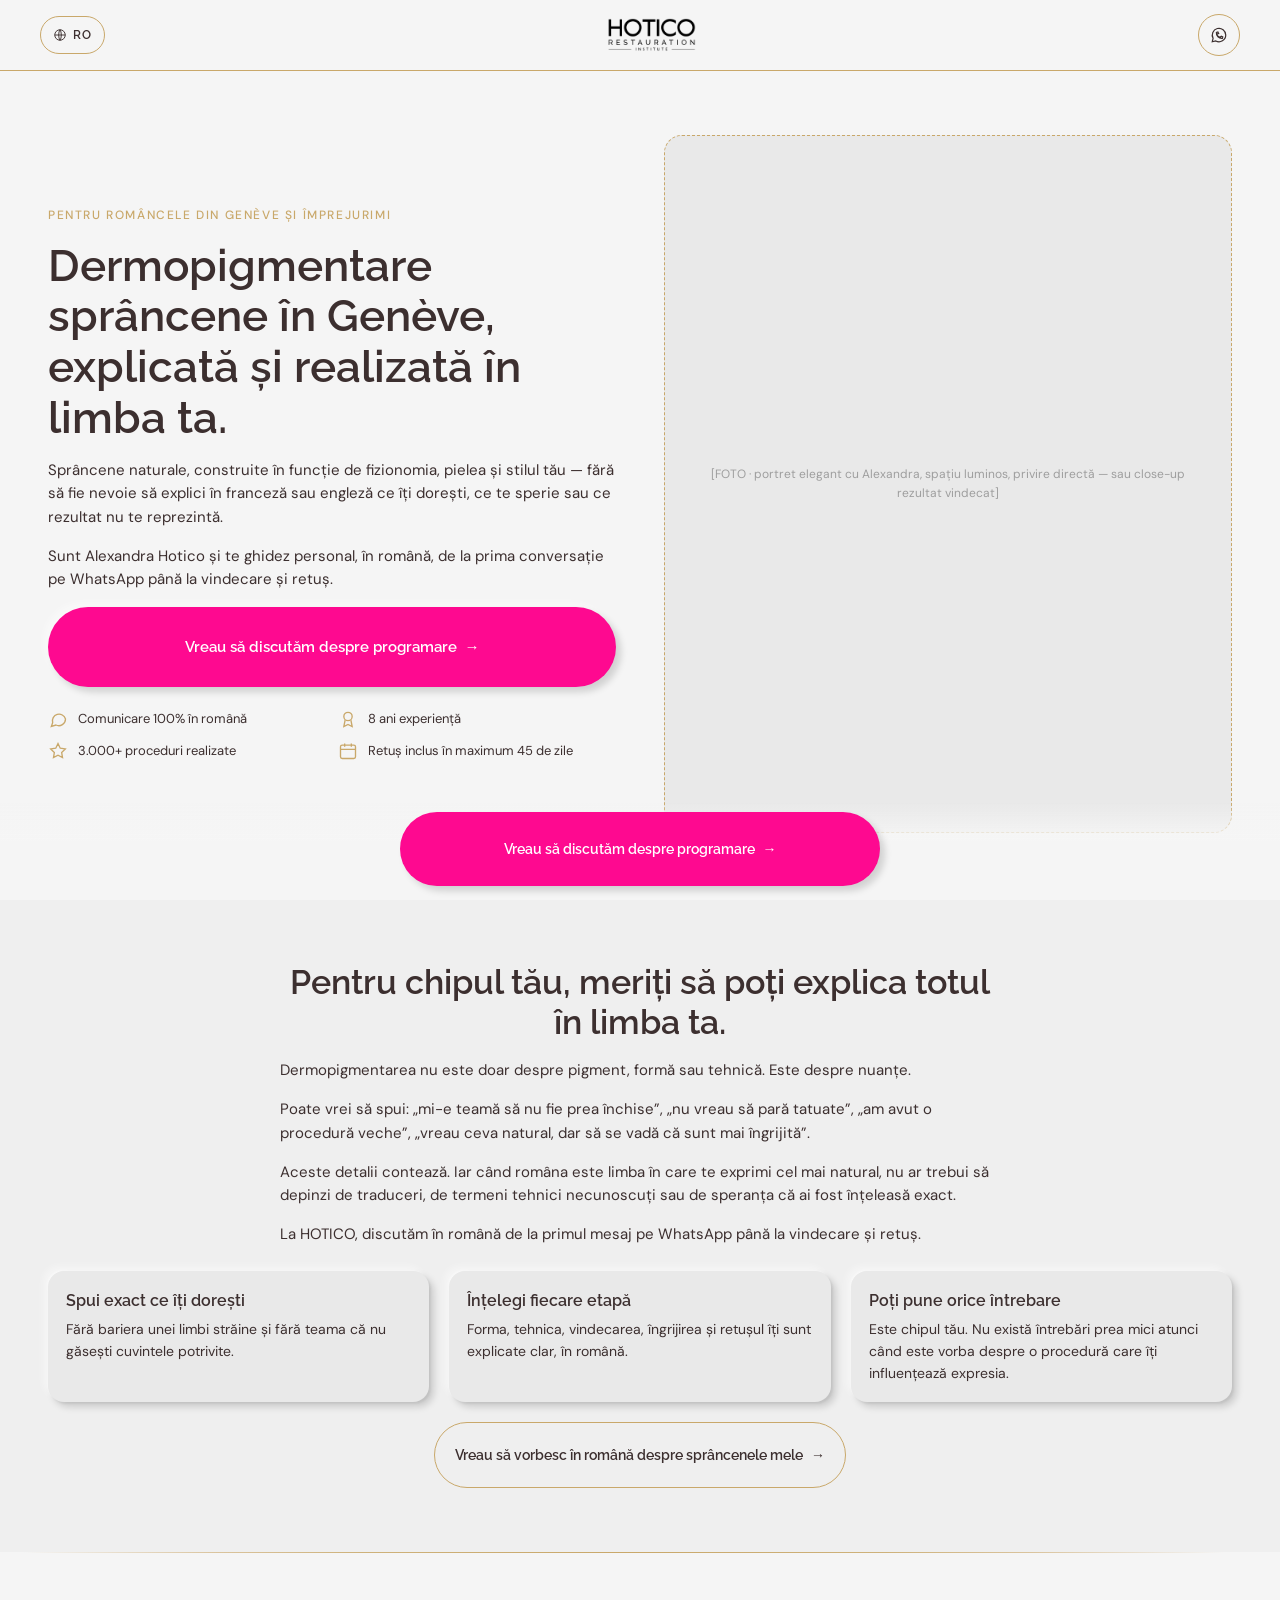
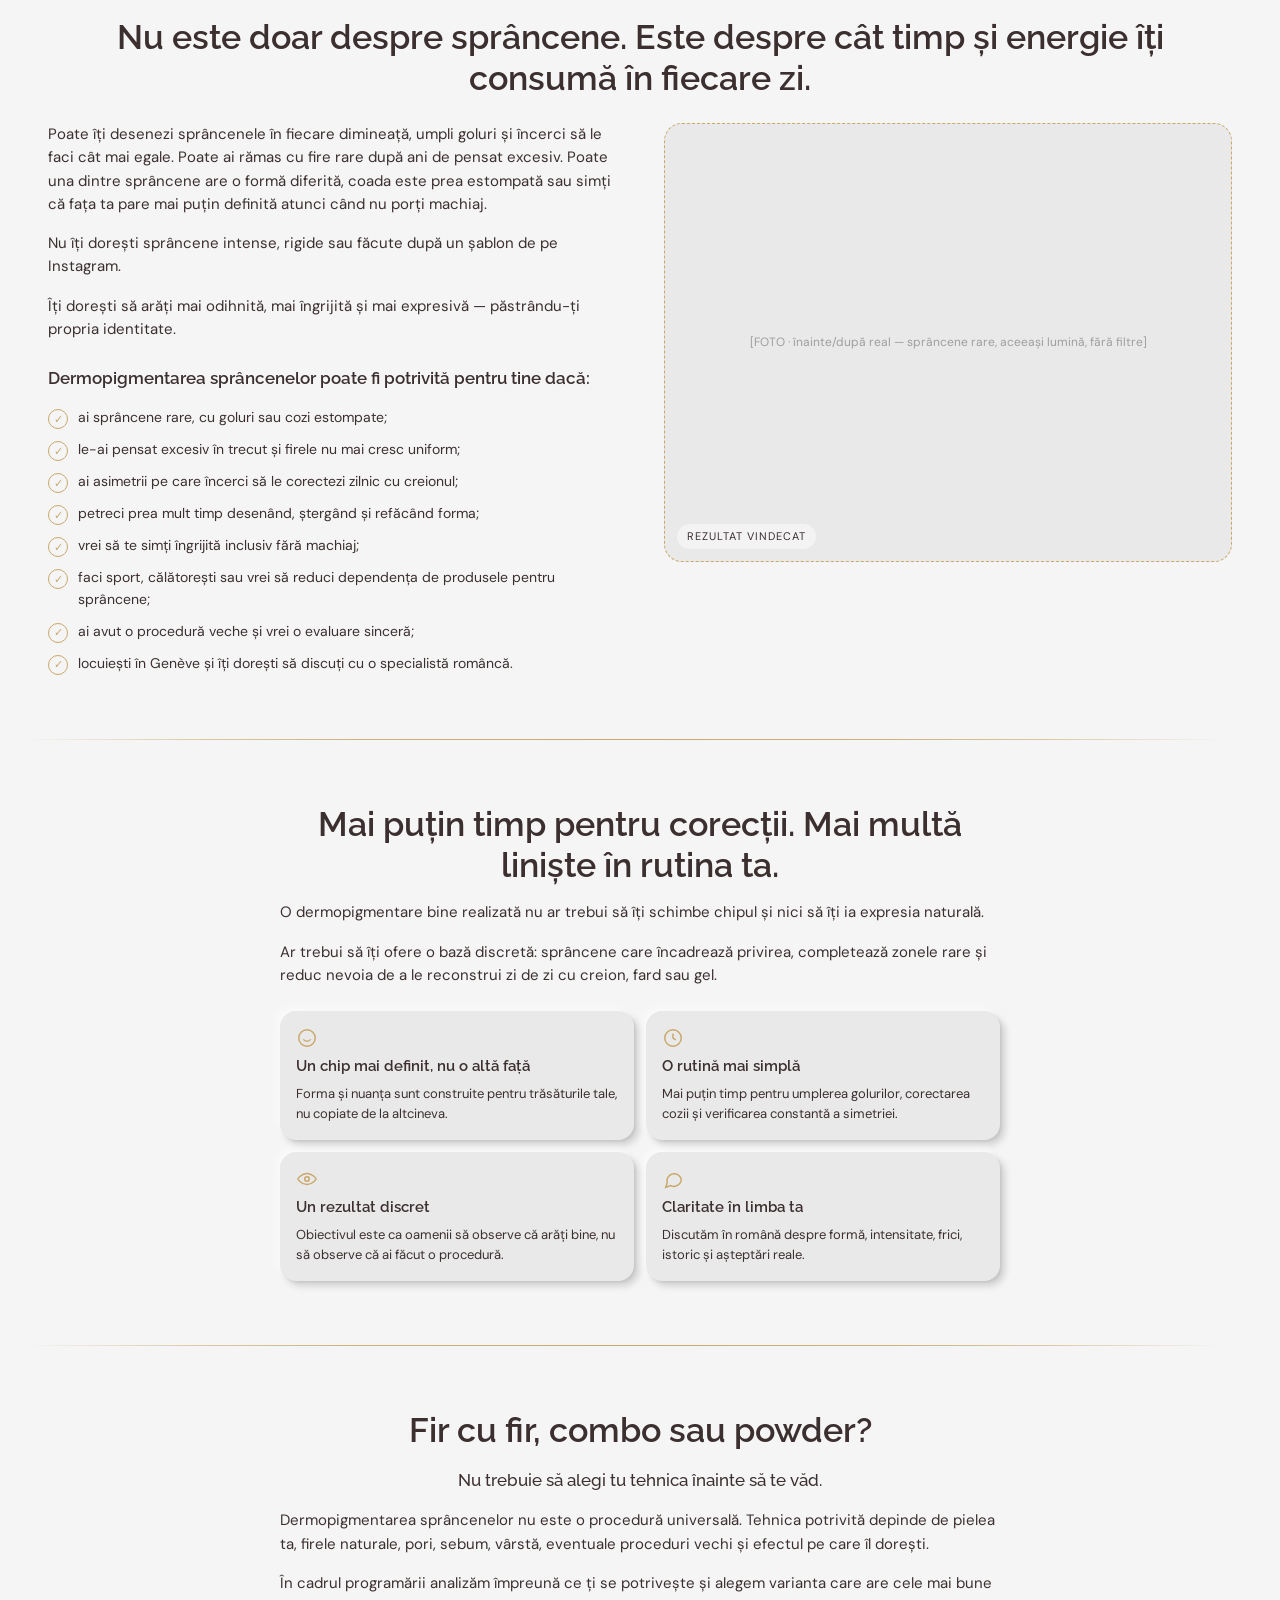
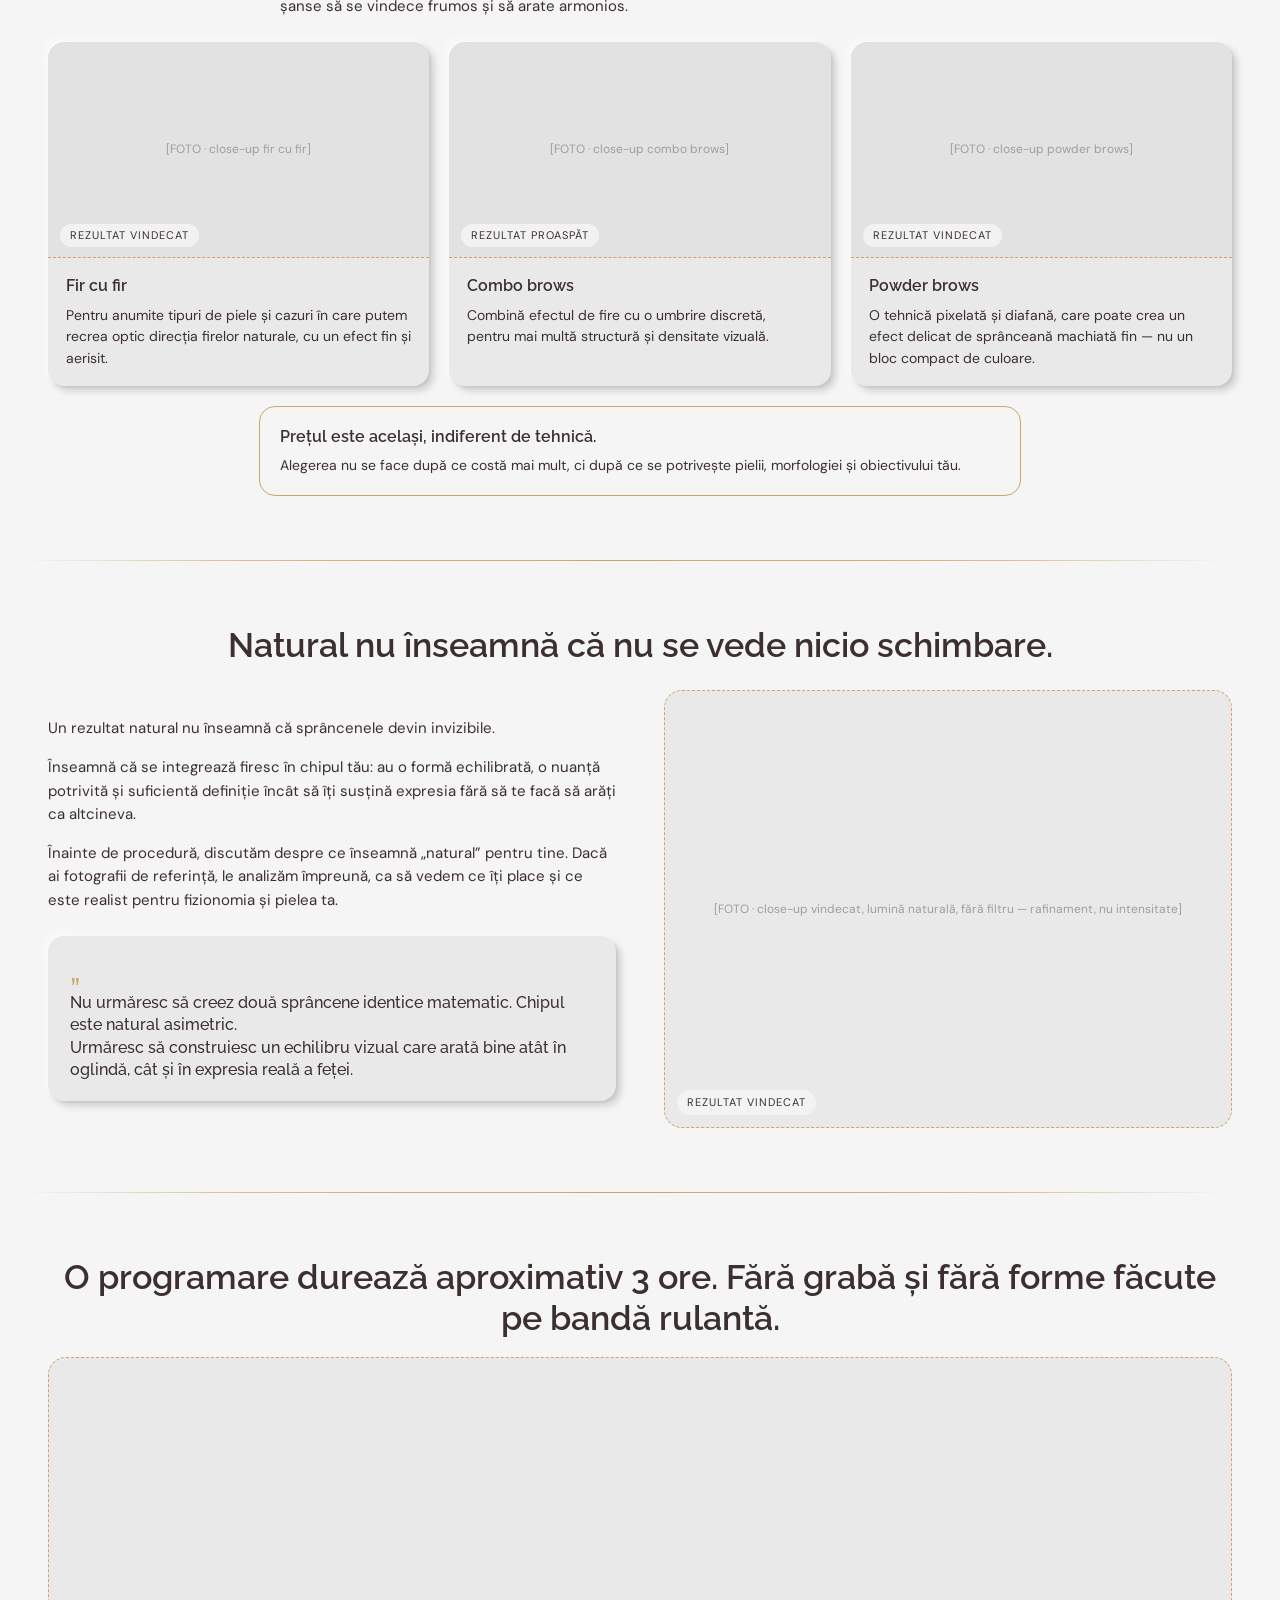
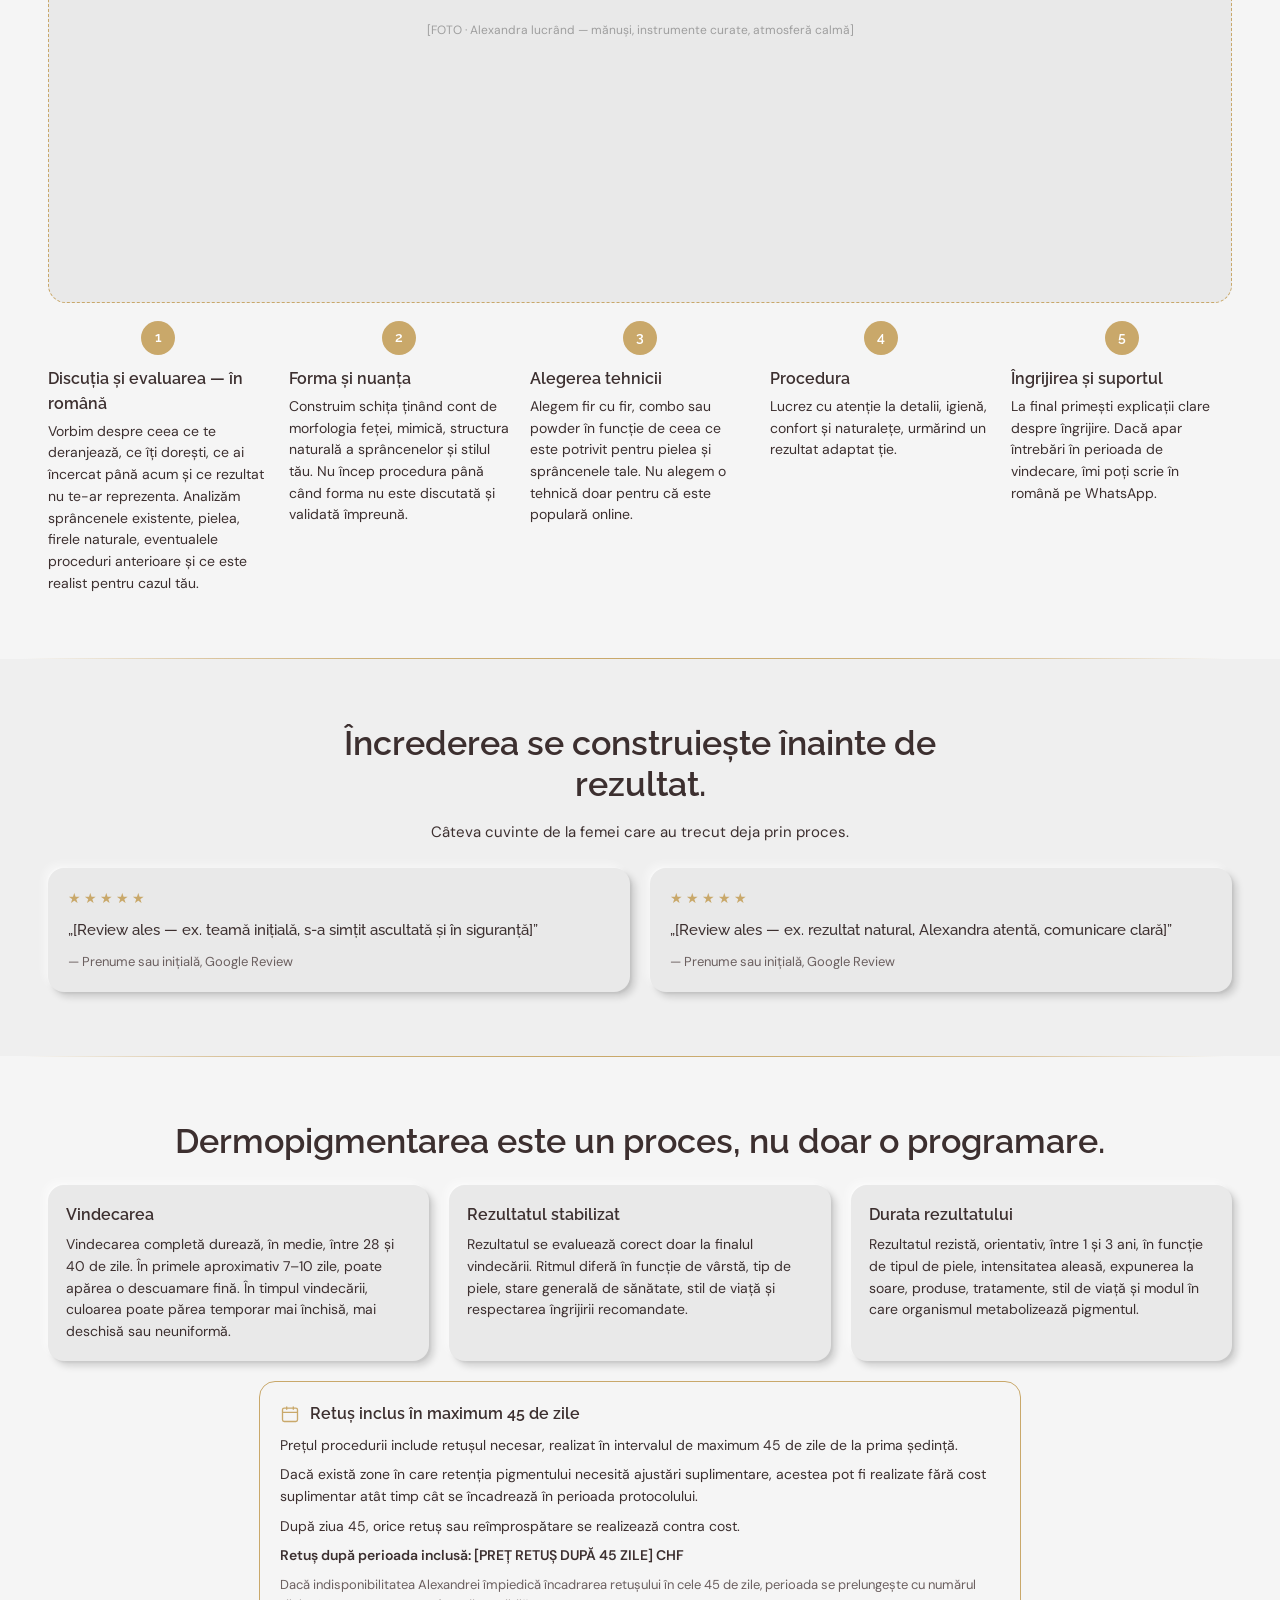
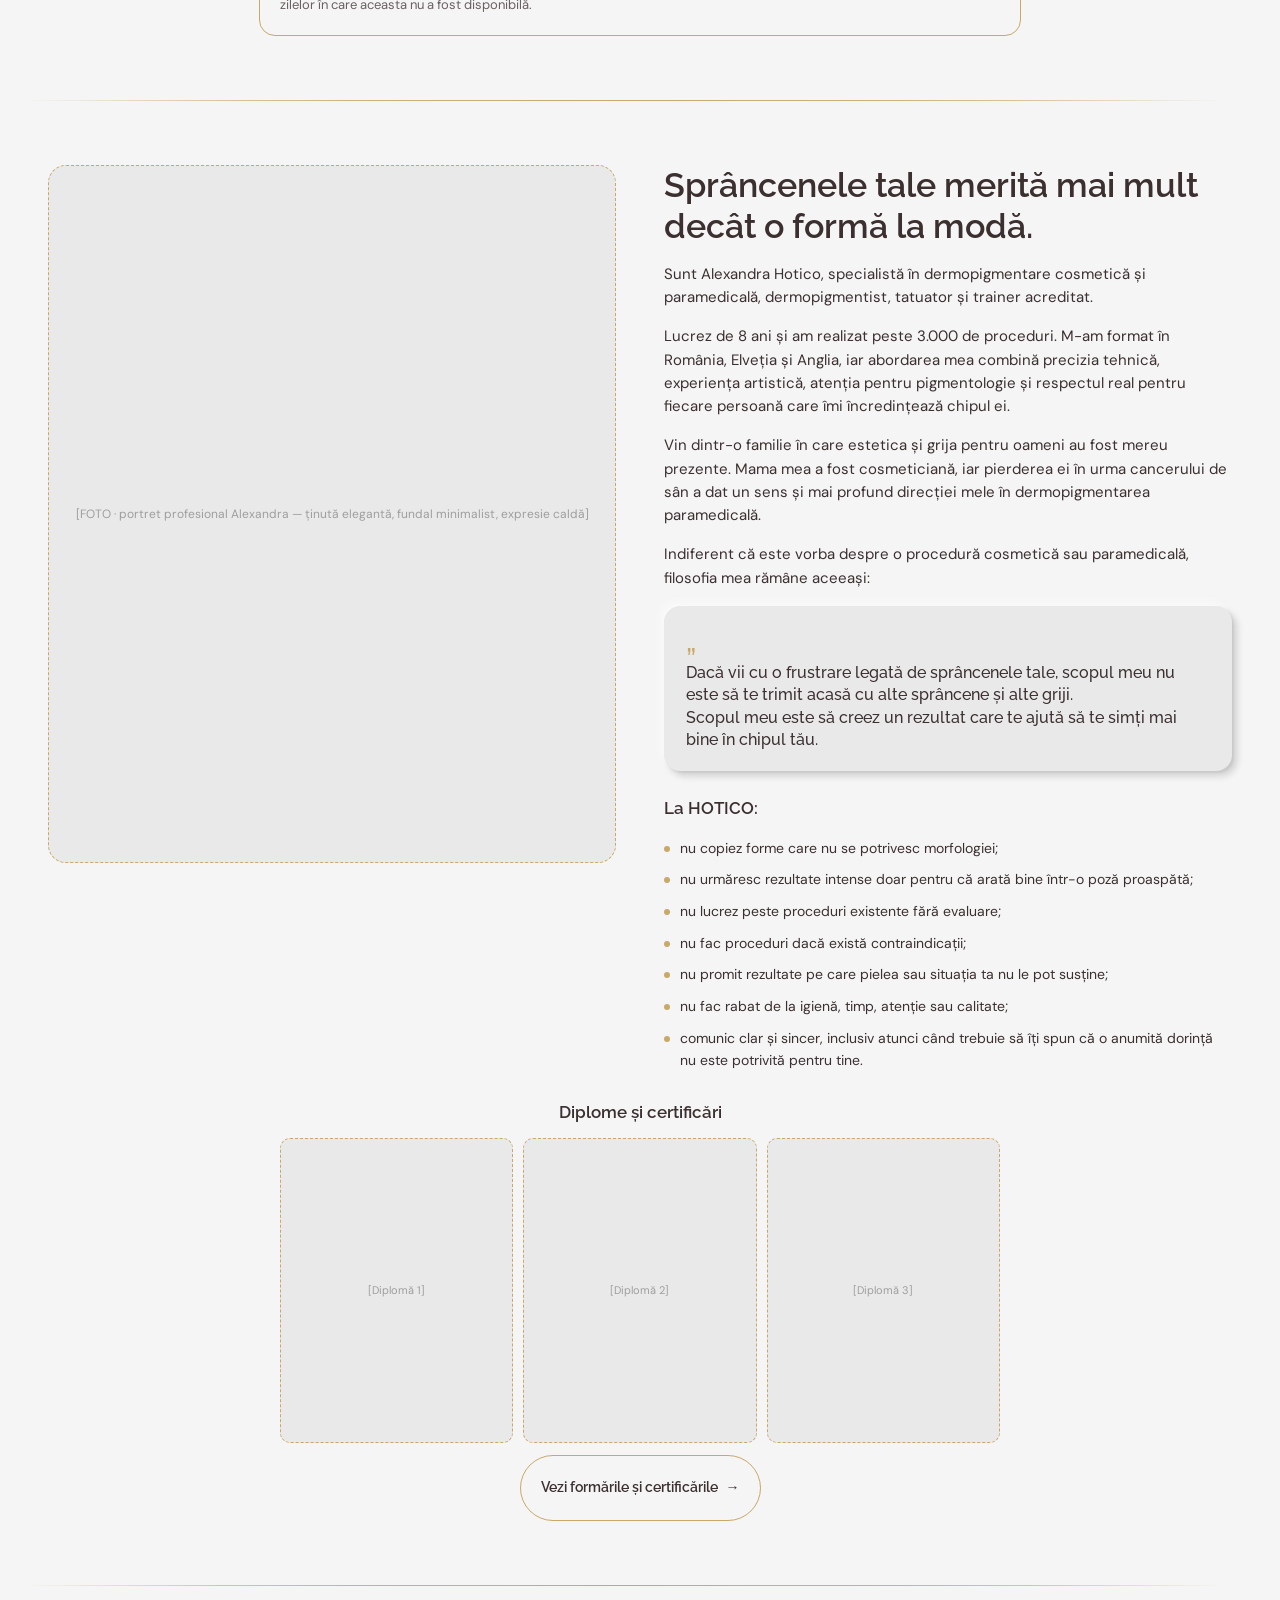
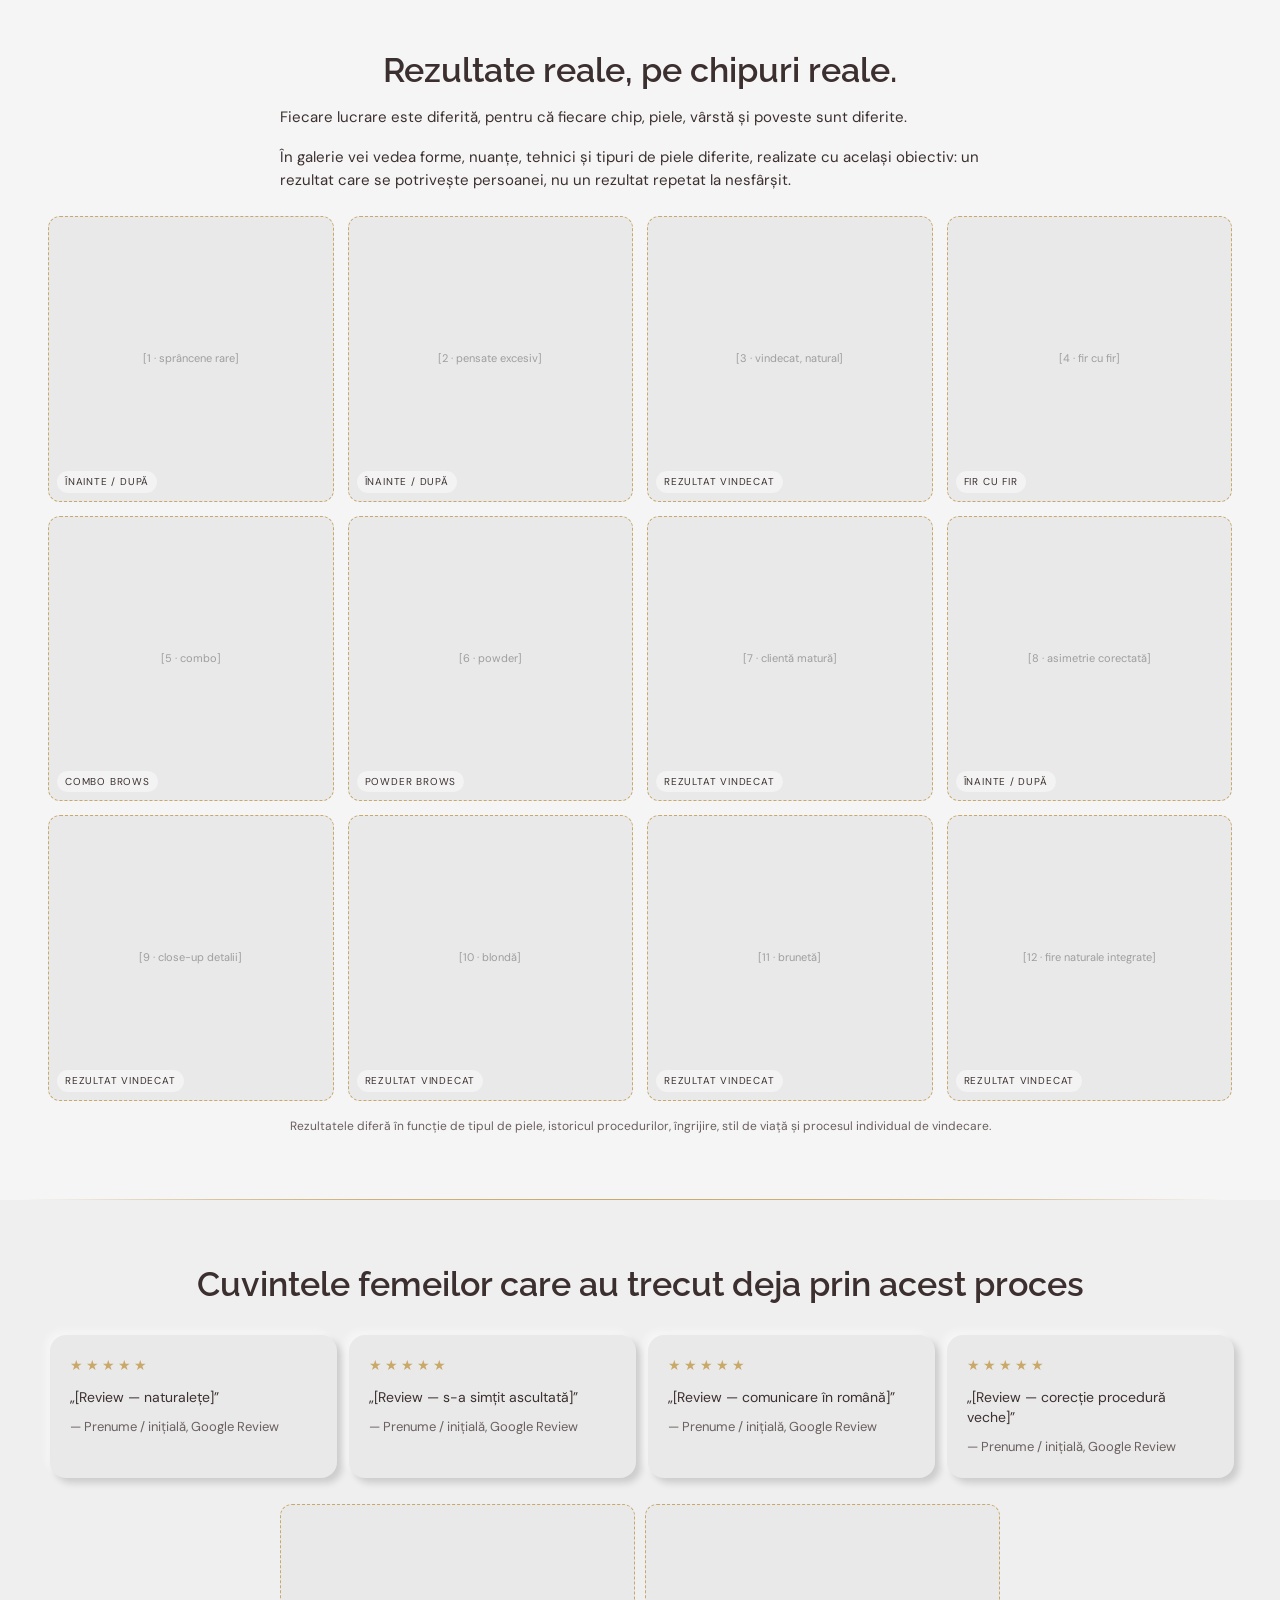
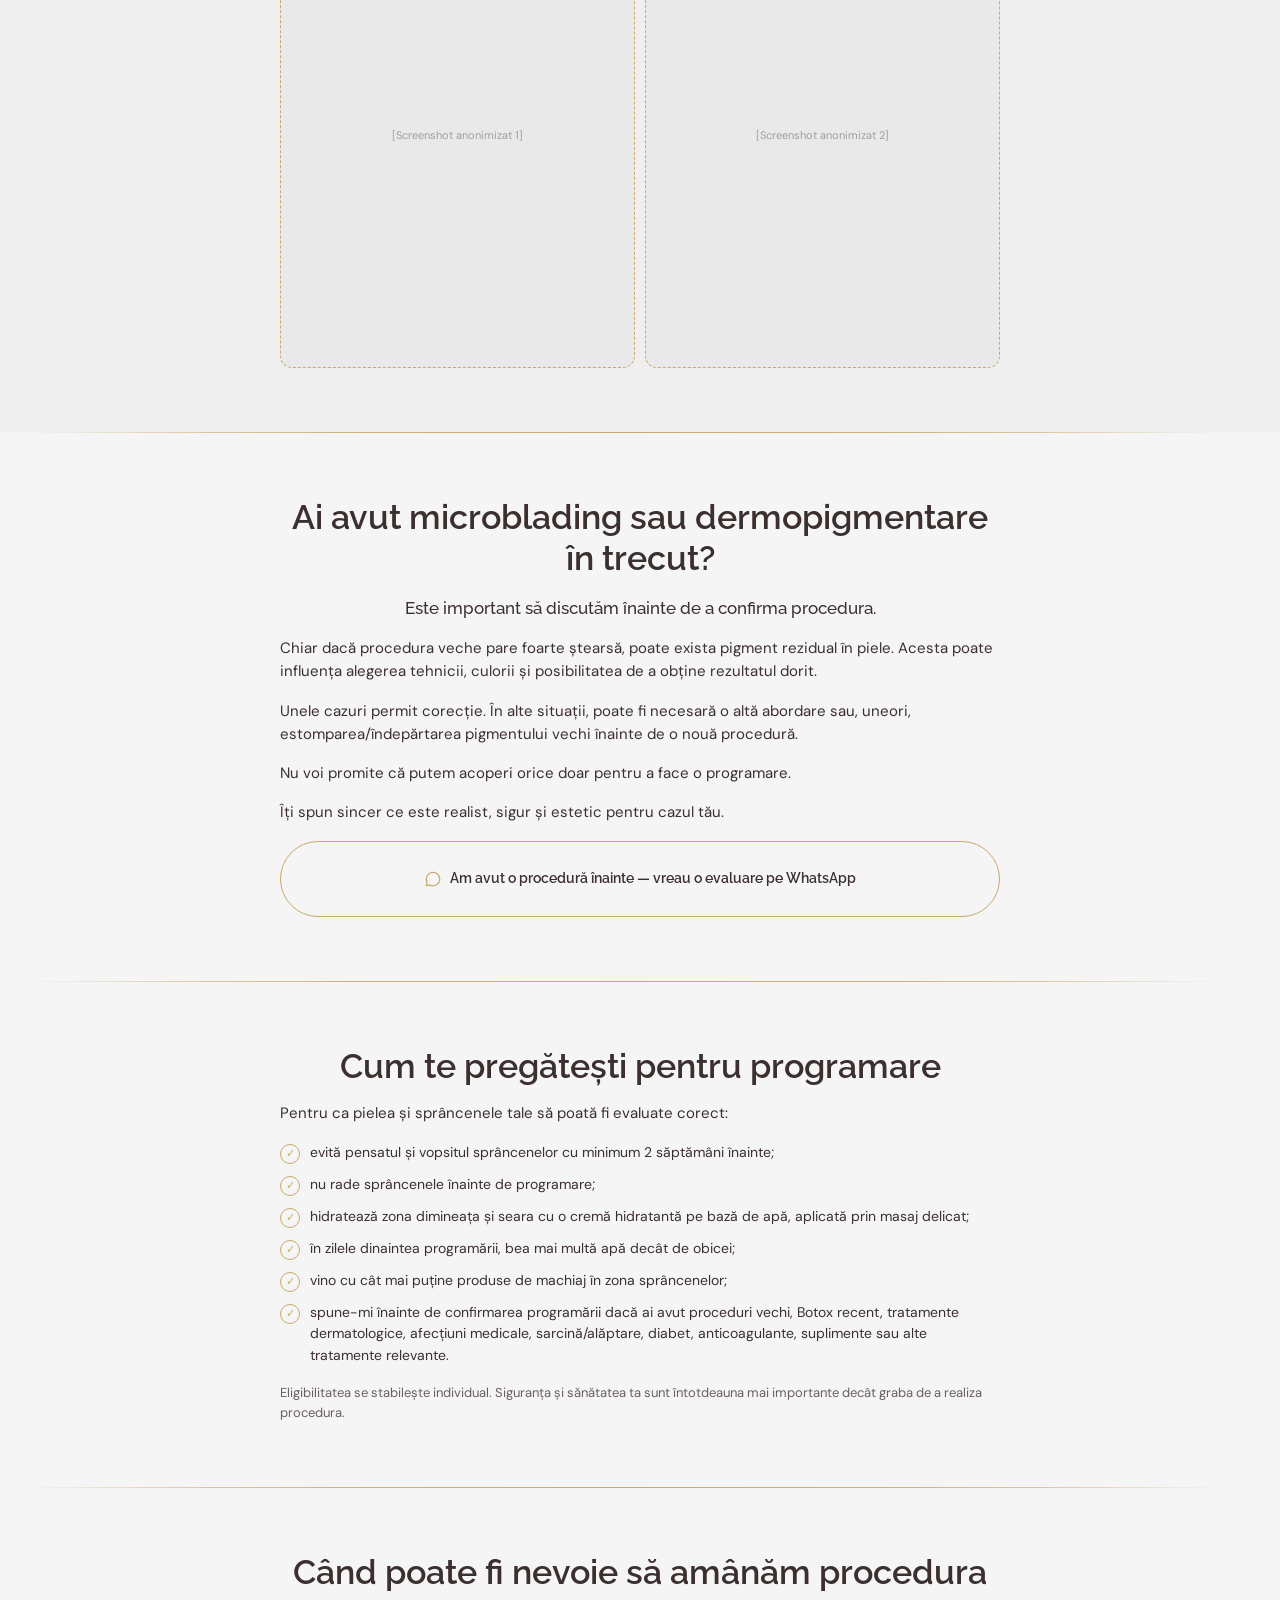
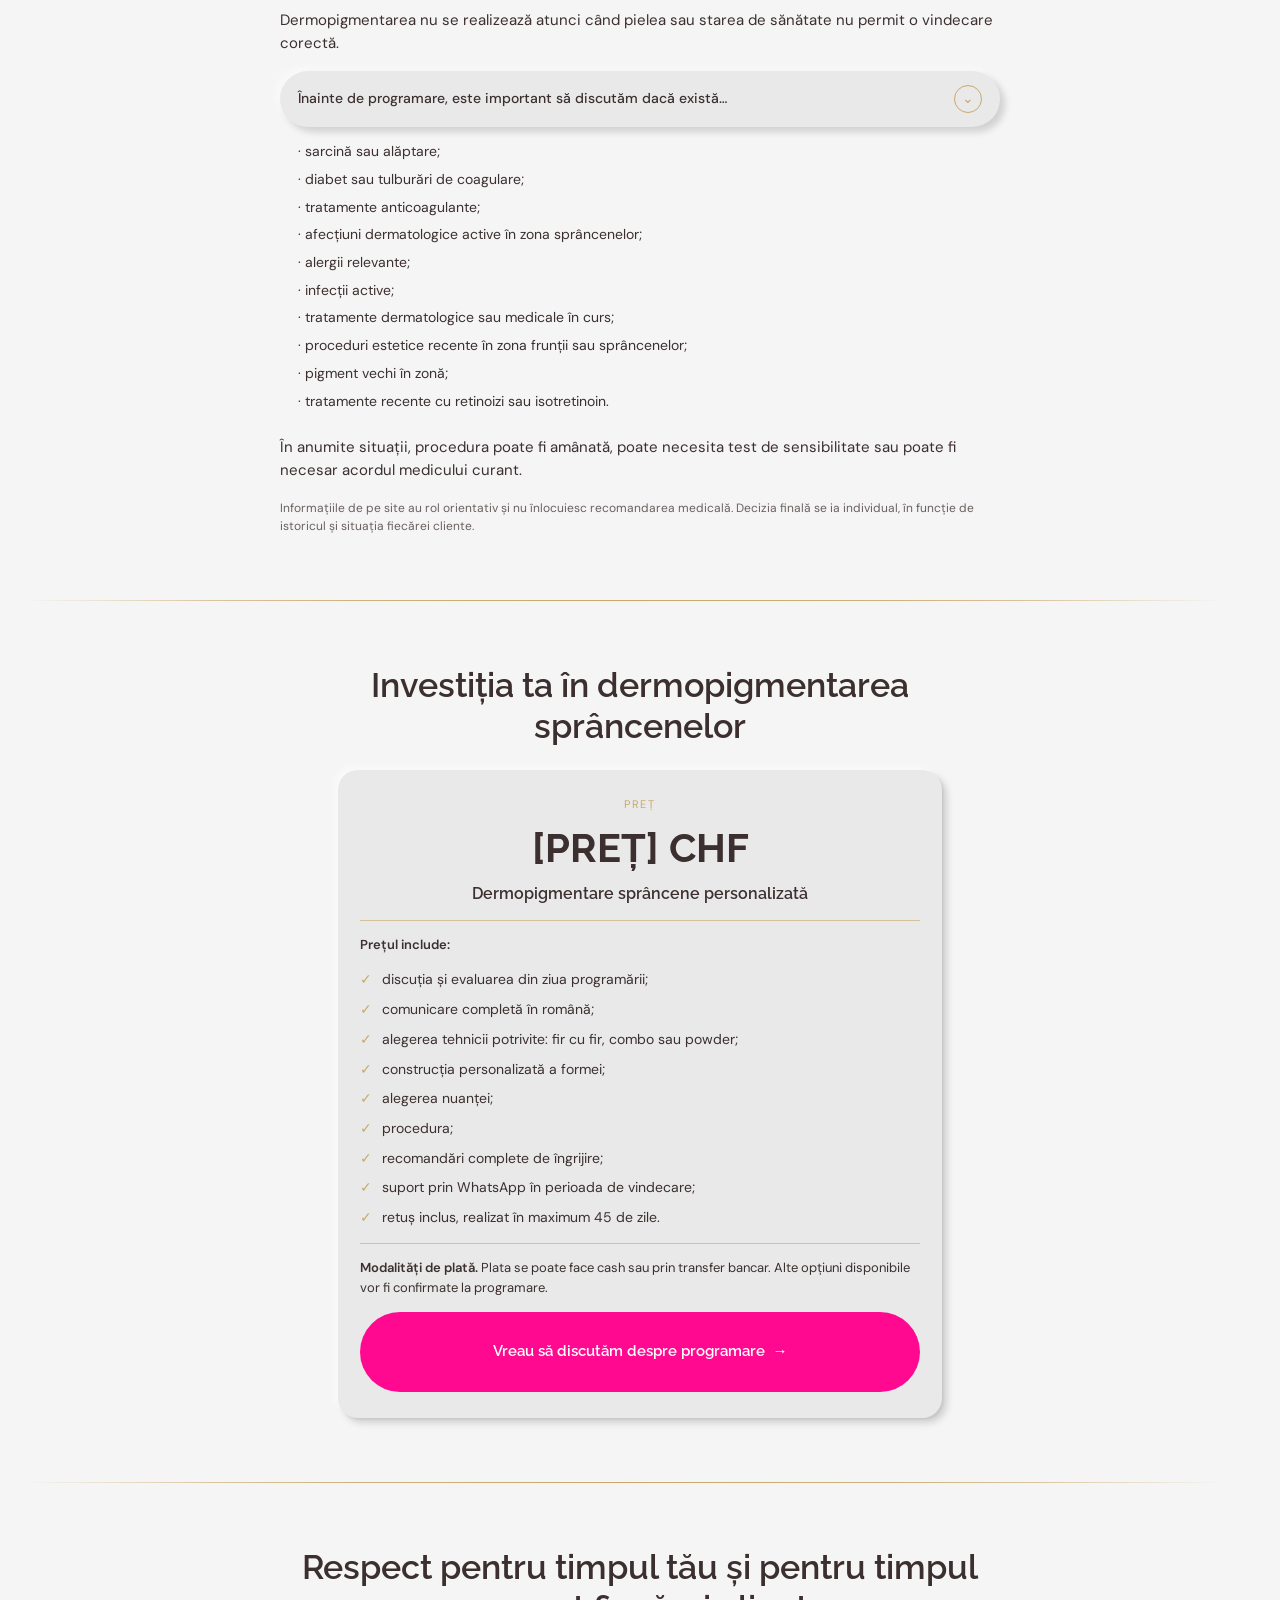
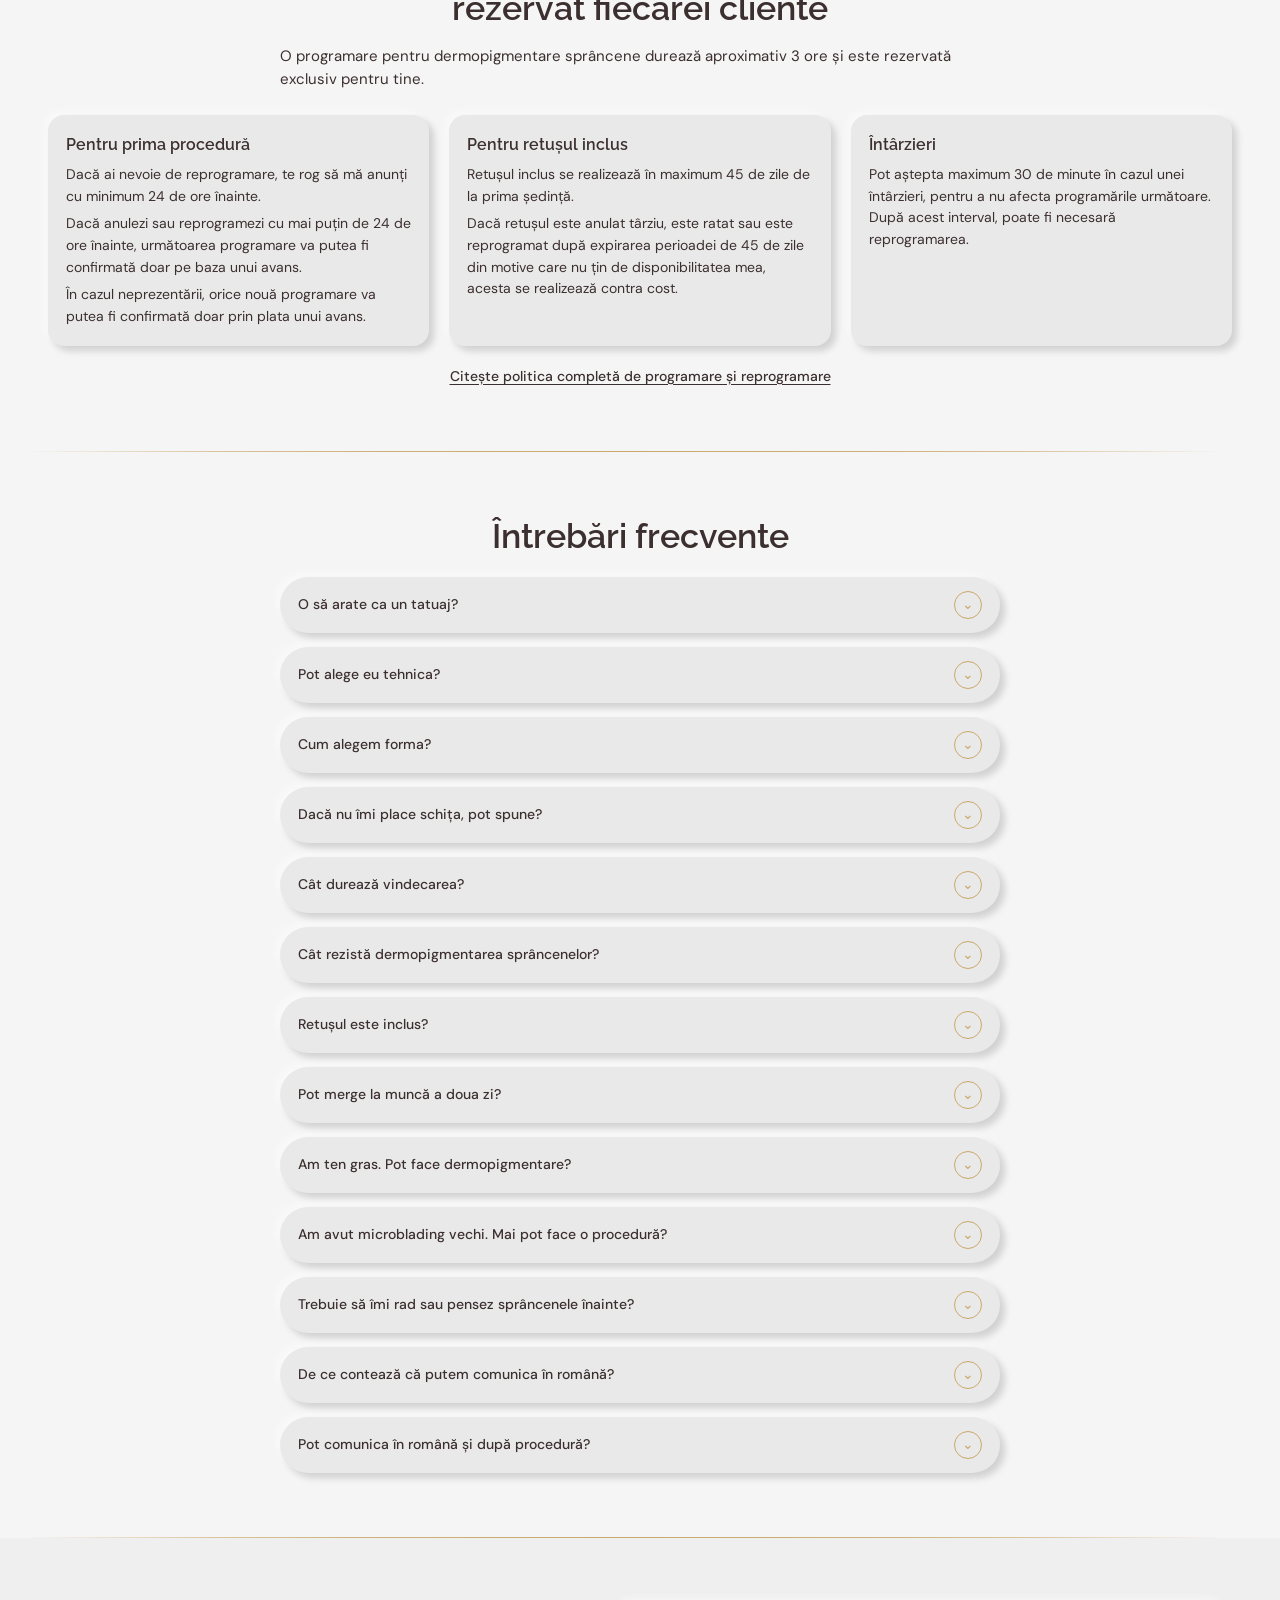
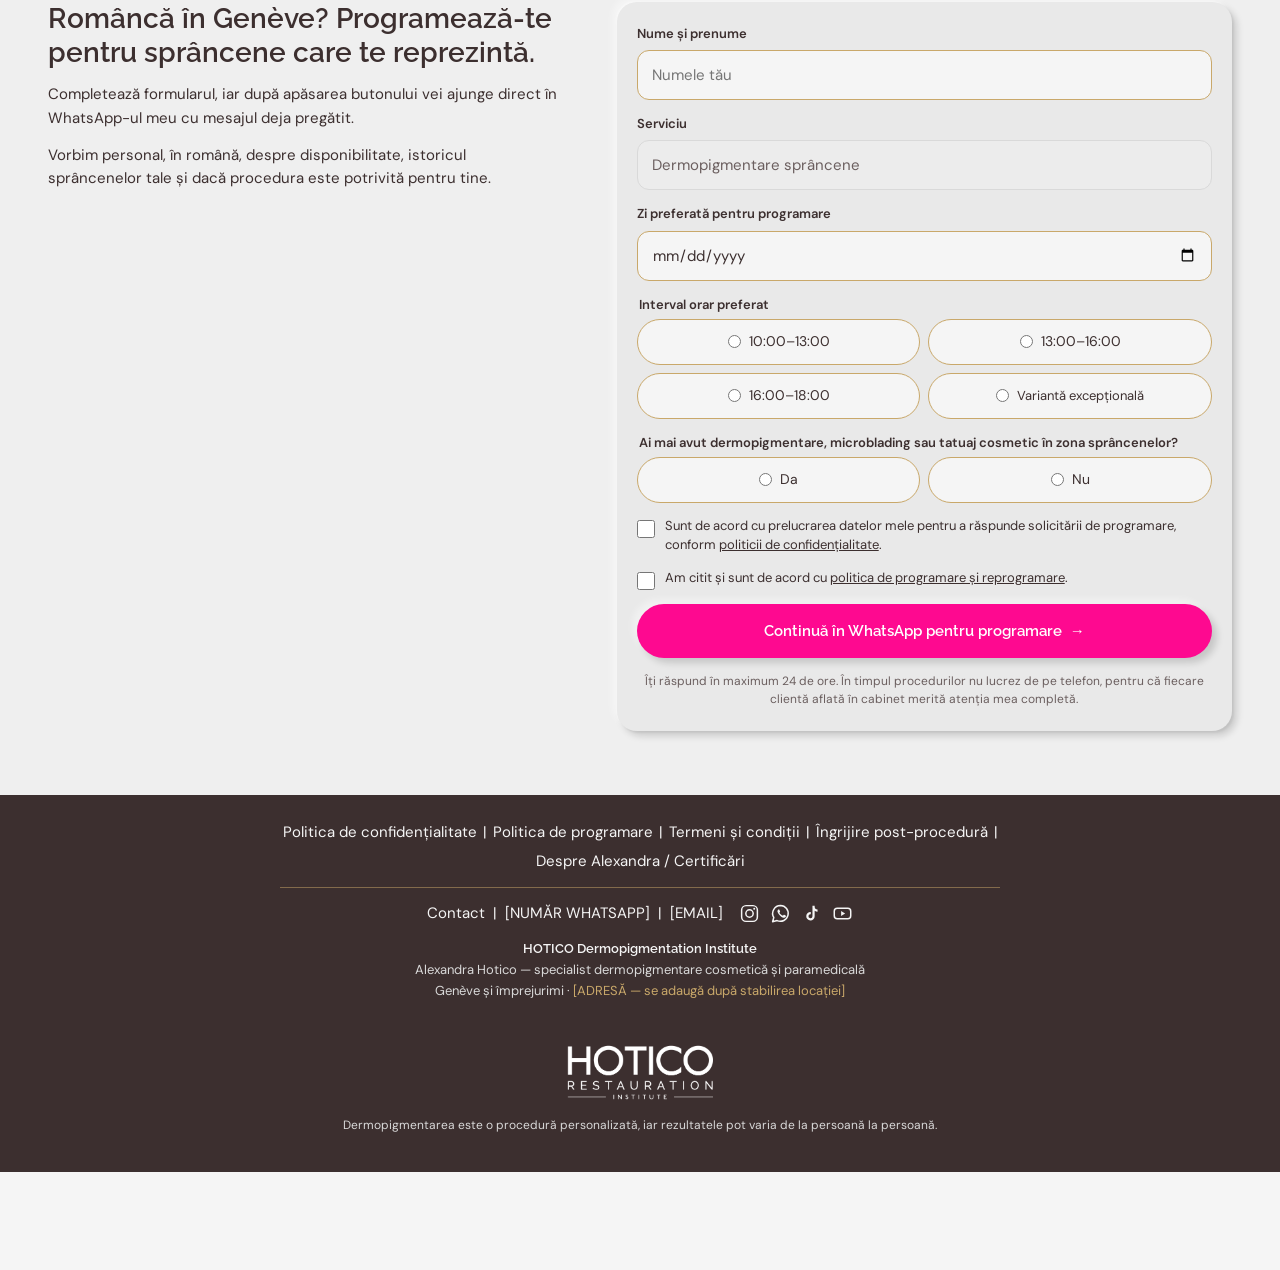
<file: docs/spec/landing/lp-sprancene-ro--sticky.html>
<!doctype html>
<!--
  HOTICO LP mockup — Sprâncene · RO · Alexandra's GPT brief made visual (structure 1:1, HOTICO canon visuals)
  Status: DESIGN MOCKUP, not production. Copy = brief as received, unratified. Photos = placeholders.
  Source of truth for structure: docs/spec/landing/LP-SECTION-LIBRARY.md · Tower, 2026-10-02
-->
<html lang="ro">
<head>
<meta charset="utf-8">
<title>HOTICO — Dermopigmentare sprâncene, Genève (RO)</title>
<meta name="viewport" content="width=device-width, initial-scale=1">
<meta name="robots" content="noindex,nofollow">
<link rel="stylesheet" href="https://fonts.googleapis.com/css2?family=Raleway:wght@300;500;600;700&amp;family=DM+Sans:wght@400;500;600&amp;display=swap">
<style>
body{margin:0;background:#F5F5F5}
a{color:#3C2F2F}a:hover{color:#C9A86A}
/* RESPONSIVE SCAFFOLD — breakpoints from HOTICO tokens: 768 desktop, 1024 split; column-read 720, content-max 1200 */
.lp{max-width:480px;margin:0 auto}
.sec{padding:40px 24px}
.h2{font-family:'Raleway',sans-serif;font-weight:600;font-size:26px;line-height:1.2;margin:0}
.media{order:-1}
.ftr-logo{width:150px;margin:28px auto 0;display:block}
@media (min-width:768px){
  .lp{max-width:none}
  .sec{padding:64px 48px}
  .read{max-width:720px;margin-inline:auto;width:100%}
  .h1{font-size:44px!important}
  .h2{font-size:34px}
  .cards-2{display:grid!important;grid-template-columns:repeat(2,minmax(0,1fr))!important;gap:20px!important}
  .cards-3{display:grid!important;grid-template-columns:repeat(3,minmax(0,1fr))!important;gap:20px!important}
  .gallery{grid-template-columns:repeat(4,minmax(0,1fr))!important;gap:14px!important}
  .carousel{display:grid!important;grid-template-columns:repeat(2,minmax(0,1fr))!important;overflow:visible!important}
  .carousel > div{width:auto!important}
  .ftr-center{text-align:center;align-items:center}
  .ftr-center nav,.ftr-center .contact{justify-content:center}
}
@media (min-width:1024px){
  .wide{max-width:1200px;margin-inline:auto;width:100%}
  .two-col{display:grid!important;grid-template-columns:repeat(2,minmax(0,1fr))!important;gap:48px!important;align-items:center!important}
  .two-col-top{align-items:start!important}
  .media{order:0}
  .media-left{order:-1}
  .steps{display:grid!important;grid-template-columns:repeat(5,minmax(0,1fr))!important;gap:20px!important}
  .steps > li{flex-direction:column!important;gap:12px!important}
  .steps > li > div:last-child{padding-bottom:0!important}
  .steps-line{display:none}
  .carousel{grid-template-columns:repeat(4,minmax(0,1fr))!important}
  .price{max-width:560px;margin-inline:auto;width:100%}
  .form-col{display:grid!important;grid-template-columns:5fr 6fr!important;gap:56px!important;align-items:start!important}
  .form-col .center{text-align:left!important}
}
</style>

</head>
<body>



<div class="lp" style="background: #F5F5F5; color: #3C2F2F; font-family: 'DM Sans', sans-serif; font-size: 15px; line-height: 1.55; display: flex; flex-direction: column">

<!-- HEADER — R1: lockup + language + WhatsApp, no navigation -->
<header style="position: sticky; top: 0; z-index: 10; background: #F5F5F5; border-bottom: 1px solid #C9A86A">
  <div class="wide" style="display: flex; align-items: center; justify-content: space-between; padding: 14px 20px">
    <a href="#lang" aria-label="Schimbă limba" style="display: flex; align-items: center; gap: 6px; min-height: 36px; padding: 0 12px; border: 1px solid #C9A86A; border-radius: 999px; font-family: 'Raleway', sans-serif; font-weight: 600; font-size: 12px; letter-spacing: 1px; text-decoration: none; color: #3C2F2F"><svg width="14" height="14" viewBox="0 0 24 24" fill="none" stroke="currentColor" stroke-width="1.6" aria-hidden="true"><circle cx="12" cy="12" r="9"></circle><path d="M3 12h18M12 3c3 3.5 3 14.5 0 18M12 3c-3 3.5-3 14.5 0 18"></path></svg>RO</a>
    <img src="/assets/brand/logo-black.png" alt="HOTICO Dermopigmentation Institute" style="height: 34px; width: auto">
    <a href="https://wa.me/41796472106" aria-label="Scrie-mi pe WhatsApp" style="display: flex; align-items: center; justify-content: center; width: 40px; height: 40px; border: 1px solid #C9A86A; border-radius: 999px; color: #3C2F2F"><svg width="18" height="18" viewBox="0 0 24 24" fill="none" stroke="currentColor" stroke-width="1.6" aria-hidden="true"><path d="M21 12a9 9 0 0 1-13.3 7.9L3 21l1.1-4.6A9 9 0 1 1 21 12z"></path><path d="M9 10.5c.5 2.3 2.2 4 4.5 4.5l1.5-1.5 2 1-.5 2c-4.5.5-8.5-3.5-8-8l2-.5 1 2z"></path></svg></a>
  </div>
</header>

<!-- §1 HERO — desktop: text left, image right -->
<section class="sec">
  <div class="wide two-col" style="display: flex; flex-direction: column; gap: 16px">
    <div style="display: flex; flex-direction: column; gap: 16px">
      <div style="font-size: 12px; letter-spacing: 1.6px; text-transform: uppercase; color: #C9A86A; font-weight: 500">Pentru româncele din Genève și împrejurimi</div>
      <h1 class="h1" style="margin: 0; font-family: 'Raleway', sans-serif; font-weight: 600; font-size: 30px; line-height: 1.15">Dermopigmentare sprâncene în Genève, explicată și realizată în limba ta.</h1>
      <p style="margin: 0">Sprâncene naturale, construite în funcție de fizionomia, pielea și stilul tău — fără să fie nevoie să explici în franceză sau engleză ce îți dorești, ce te sperie sau ce rezultat nu te reprezintă.</p>
      <p style="margin: 0">Sunt Alexandra Hotico și te ghidez personal, în română, de la prima conversație pe WhatsApp până la vindecare și retuș.</p>
      <a href="#formular" style="display: flex; align-items: center; justify-content: center; gap: 8px; min-height: 52px; background: #FE0990; color: #FFFFFF; border-radius: 999px; padding: 14px 24px; font-family: 'Raleway', sans-serif; font-weight: 600; font-size: 15px; text-decoration: none; box-shadow: 5px 5px 7px rgba(0,0,0,.15), -5px -5px 7px rgba(255,255,255,.4)">Vreau să discutăm despre programare <span aria-hidden="true">→</span></a>
      <div style="display: grid; grid-template-columns: repeat(2, minmax(0, 1fr)); gap: 12px; margin-top: 6px">
        <div style="display: flex; align-items: center; gap: 10px; font-size: 13px; line-height: 1.3"><svg width="20" height="20" viewBox="0 0 24 24" fill="none" stroke="#C9A86A" stroke-width="1.6" aria-hidden="true"><path d="M21 12a8 8 0 0 1-11.5 7.2L4 21l1.6-4.5A8 8 0 1 1 21 12z"></path></svg><span>Comunicare 100% în română</span></div>
        <div style="display: flex; align-items: center; gap: 10px; font-size: 13px; line-height: 1.3"><svg width="20" height="20" viewBox="0 0 24 24" fill="none" stroke="#C9A86A" stroke-width="1.6" aria-hidden="true"><circle cx="12" cy="9" r="5"></circle><path d="M8.5 13.5 7 21l5-2.5 5 2.5-1.5-7.5"></path></svg><span>8 ani experiență</span></div>
        <div style="display: flex; align-items: center; gap: 10px; font-size: 13px; line-height: 1.3"><svg width="20" height="20" viewBox="0 0 24 24" fill="none" stroke="#C9A86A" stroke-width="1.6" aria-hidden="true"><path d="m12 3 2.7 5.6 6.1.9-4.4 4.3 1 6.1L12 17l-5.4 2.9 1-6.1L3.2 9.5l6.1-.9z"></path></svg><span>3.000+ proceduri realizate</span></div>
        <div style="display: flex; align-items: center; gap: 10px; font-size: 13px; line-height: 1.3"><svg width="20" height="20" viewBox="0 0 24 24" fill="none" stroke="#C9A86A" stroke-width="1.6" aria-hidden="true"><rect x="3" y="5" width="18" height="16" rx="2"></rect><path d="M3 10h18M8 3v4M16 3v4"></path></svg><span>Retuș inclus în maximum 45 de zile</span></div>
      </div>
    </div>
    <div class="media" style="aspect-ratio: 4 / 5; background: #E9E9E9; border: 1px dashed #C9A86A; border-radius: 18px; display: flex; align-items: center; justify-content: center; text-align: center; padding: 24px; font-size: 12px; color: #9E9E9E">[FOTO · portret elegant cu Alexandra, spațiu luminos, privire directă — sau close-up rezultat vindecat]</div>
  </div>
</section>

<div class="wide" style="height: 1px; margin: 0 24px; background: linear-gradient(90deg, #F5F5F5 0%, #DAC49E 16%, #CEB27B 28%, #C9A86A 50%, #CEB27B 72%, #DAC49E 84%, #F5F5F5 100%)"></div>

<!-- §2 DIFERENȚIATORUL -->
<section class="sec" style="background: #EFEFEF">
  <div class="read" style="display: flex; flex-direction: column; gap: 16px">
    <h2 class="h2" style="text-align: center">Pentru chipul tău, meriți să poți explica totul în limba ta.</h2>
    <p style="margin: 0">Dermopigmentarea nu este doar despre pigment, formă sau tehnică. Este despre nuanțe.</p>
    <p style="margin: 0">Poate vrei să spui: „mi-e teamă să nu fie prea închise”, „nu vreau să pară tatuate”, „am avut o procedură veche”, „vreau ceva natural, dar să se vadă că sunt mai îngrijită”.</p>
    <p style="margin: 0">Aceste detalii contează. Iar când româna este limba în care te exprimi cel mai natural, nu ar trebui să depinzi de traduceri, de termeni tehnici necunoscuți sau de speranța că ai fost înțeleasă exact.</p>
    <p style="margin: 0">La HOTICO, discutăm în română de la primul mesaj pe WhatsApp până la vindecare și retuș.</p>
  </div>
  <div class="wide cards-3" style="display: flex; flex-direction: column; gap: 12px; margin-top: 24px">
    <div style="background: #E9E9E9; border-radius: 16px; padding: 18px; box-shadow: 5px 5px 7px rgba(0,0,0,.15), 2px 2px 2px rgba(0,0,0,.05), -5px -5px 7px rgba(255,255,255,.4), -1px -1px 2px rgba(255,255,255,.4)"><div style="font-family: 'Raleway', sans-serif; font-weight: 600; font-size: 16px; margin-bottom: 6px">Spui exact ce îți dorești</div><div style="font-size: 14px">Fără bariera unei limbi străine și fără teama că nu găsești cuvintele potrivite.</div></div>
    <div style="background: #E9E9E9; border-radius: 16px; padding: 18px; box-shadow: 5px 5px 7px rgba(0,0,0,.15), 2px 2px 2px rgba(0,0,0,.05), -5px -5px 7px rgba(255,255,255,.4), -1px -1px 2px rgba(255,255,255,.4)"><div style="font-family: 'Raleway', sans-serif; font-weight: 600; font-size: 16px; margin-bottom: 6px">Înțelegi fiecare etapă</div><div style="font-size: 14px">Forma, tehnica, vindecarea, îngrijirea și retușul îți sunt explicate clar, în română.</div></div>
    <div style="background: #E9E9E9; border-radius: 16px; padding: 18px; box-shadow: 5px 5px 7px rgba(0,0,0,.15), 2px 2px 2px rgba(0,0,0,.05), -5px -5px 7px rgba(255,255,255,.4), -1px -1px 2px rgba(255,255,255,.4)"><div style="font-family: 'Raleway', sans-serif; font-weight: 600; font-size: 16px; margin-bottom: 6px">Poți pune orice întrebare</div><div style="font-size: 14px">Este chipul tău. Nu există întrebări prea mici atunci când este vorba despre o procedură care îți influențează expresia.</div></div>
  </div>
  <div style="display: flex; justify-content: center; margin-top: 20px"><a href="#formular" style="display: inline-flex; align-items: center; gap: 8px; min-height: 44px; padding: 10px 20px; border: 1px solid #C9A86A; border-radius: 999px; font-family: 'Raleway', sans-serif; font-weight: 600; font-size: 14px; text-decoration: none; color: #3C2F2F">Vreau să vorbesc în română despre sprâncenele mele <span aria-hidden="true">→</span></a></div>
</section>

<div class="wide" style="height: 1px; margin: 0 24px; background: linear-gradient(90deg, #F5F5F5 0%, #DAC49E 16%, #CEB27B 28%, #C9A86A 50%, #CEB27B 72%, #DAC49E 84%, #F5F5F5 100%)"></div>

<!-- §3 PROBLEMA — desktop: text+list left, before/after right -->
<section class="sec">
  <h2 class="h2 wide" style="text-align: center; margin-bottom: 24px">Nu este doar despre sprâncene. Este despre cât timp și energie îți consumă în fiecare zi.</h2>
  <div class="wide two-col two-col-top" style="display: flex; flex-direction: column; gap: 16px">
    <div style="display: flex; flex-direction: column; gap: 16px">
      <p style="margin: 0">Poate îți desenezi sprâncenele în fiecare dimineață, umpli goluri și încerci să le faci cât mai egale. Poate ai rămas cu fire rare după ani de pensat excesiv. Poate una dintre sprâncene are o formă diferită, coada este prea estompată sau simți că fața ta pare mai puțin definită atunci când nu porți machiaj.</p>
      <p style="margin: 0">Nu îți dorești sprâncene intense, rigide sau făcute după un șablon de pe Instagram.</p>
      <p style="margin: 0">Îți dorești să arăți mai odihnită, mai îngrijită și mai expresivă — păstrându-ți propria identitate.</p>
      <h3 style="margin: 8px 0 0; font-family: 'Raleway', sans-serif; font-weight: 600; font-size: 17px">Dermopigmentarea sprâncenelor poate fi potrivită pentru tine dacă:</h3>
      <ul style="margin: 0; padding: 0; list-style: none; display: flex; flex-direction: column; gap: 10px; font-size: 14px">
        <li style="display: flex; gap: 10px; align-items: flex-start"><span aria-hidden="true" style="flex: none; width: 18px; height: 18px; border-radius: 999px; border: 1px solid #C9A86A; display: inline-flex; align-items: center; justify-content: center; font-size: 11px; color: #C9A86A; margin-top: 2px">✓</span><span>ai sprâncene rare, cu goluri sau cozi estompate;</span></li>
        <li style="display: flex; gap: 10px; align-items: flex-start"><span aria-hidden="true" style="flex: none; width: 18px; height: 18px; border-radius: 999px; border: 1px solid #C9A86A; display: inline-flex; align-items: center; justify-content: center; font-size: 11px; color: #C9A86A; margin-top: 2px">✓</span><span>le-ai pensat excesiv în trecut și firele nu mai cresc uniform;</span></li>
        <li style="display: flex; gap: 10px; align-items: flex-start"><span aria-hidden="true" style="flex: none; width: 18px; height: 18px; border-radius: 999px; border: 1px solid #C9A86A; display: inline-flex; align-items: center; justify-content: center; font-size: 11px; color: #C9A86A; margin-top: 2px">✓</span><span>ai asimetrii pe care încerci să le corectezi zilnic cu creionul;</span></li>
        <li style="display: flex; gap: 10px; align-items: flex-start"><span aria-hidden="true" style="flex: none; width: 18px; height: 18px; border-radius: 999px; border: 1px solid #C9A86A; display: inline-flex; align-items: center; justify-content: center; font-size: 11px; color: #C9A86A; margin-top: 2px">✓</span><span>petreci prea mult timp desenând, ștergând și refăcând forma;</span></li>
        <li style="display: flex; gap: 10px; align-items: flex-start"><span aria-hidden="true" style="flex: none; width: 18px; height: 18px; border-radius: 999px; border: 1px solid #C9A86A; display: inline-flex; align-items: center; justify-content: center; font-size: 11px; color: #C9A86A; margin-top: 2px">✓</span><span>vrei să te simți îngrijită inclusiv fără machiaj;</span></li>
        <li style="display: flex; gap: 10px; align-items: flex-start"><span aria-hidden="true" style="flex: none; width: 18px; height: 18px; border-radius: 999px; border: 1px solid #C9A86A; display: inline-flex; align-items: center; justify-content: center; font-size: 11px; color: #C9A86A; margin-top: 2px">✓</span><span>faci sport, călătorești sau vrei să reduci dependența de produsele pentru sprâncene;</span></li>
        <li style="display: flex; gap: 10px; align-items: flex-start"><span aria-hidden="true" style="flex: none; width: 18px; height: 18px; border-radius: 999px; border: 1px solid #C9A86A; display: inline-flex; align-items: center; justify-content: center; font-size: 11px; color: #C9A86A; margin-top: 2px">✓</span><span>ai avut o procedură veche și vrei o evaluare sinceră;</span></li>
        <li style="display: flex; gap: 10px; align-items: flex-start"><span aria-hidden="true" style="flex: none; width: 18px; height: 18px; border-radius: 999px; border: 1px solid #C9A86A; display: inline-flex; align-items: center; justify-content: center; font-size: 11px; color: #C9A86A; margin-top: 2px">✓</span><span>locuiești în Genève și îți dorești să discuți cu o specialistă româncă.</span></li>
      </ul>
    </div>
    <div class="media" style="position: relative; aspect-ratio: 4 / 3; background: #E9E9E9; border: 1px dashed #C9A86A; border-radius: 18px; display: flex; align-items: center; justify-content: center; text-align: center; padding: 24px; font-size: 12px; color: #9E9E9E">[FOTO · înainte/după real — sprâncene rare, aceeași lumină, fără filtre]<span style="position: absolute; left: 12px; bottom: 12px; font-size: 11px; letter-spacing: 1px; text-transform: uppercase; color: #3C2F2F; background: rgba(245,245,245,.85); padding: 4px 10px; border-radius: 999px">Rezultat vindecat</span></div>
  </div>
</section>

<div class="wide" style="height: 1px; margin: 0 24px; background: linear-gradient(90deg, #F5F5F5 0%, #DAC49E 16%, #CEB27B 28%, #C9A86A 50%, #CEB27B 72%, #DAC49E 84%, #F5F5F5 100%)"></div>

<!-- §4 BENEFICII -->
<section class="sec">
  <div class="read" style="display: flex; flex-direction: column; gap: 16px">
    <h2 class="h2" style="text-align: center">Mai puțin timp pentru corecții. Mai multă liniște în rutina ta.</h2>
    <p style="margin: 0">O dermopigmentare bine realizată nu ar trebui să îți schimbe chipul și nici să îți ia expresia naturală.</p>
    <p style="margin: 0">Ar trebui să îți ofere o bază discretă: sprâncene care încadrează privirea, completează zonele rare și reduc nevoia de a le reconstrui zi de zi cu creion, fard sau gel.</p>
  </div>
  <div class="read" style="display: grid; grid-template-columns: repeat(2, minmax(0, 1fr)); gap: 12px; margin-top: 24px">
    <div style="background: #E9E9E9; border-radius: 16px; padding: 16px; box-shadow: 5px 5px 7px rgba(0,0,0,.15), 2px 2px 2px rgba(0,0,0,.05), -5px -5px 7px rgba(255,255,255,.4), -1px -1px 2px rgba(255,255,255,.4); display: flex; flex-direction: column; gap: 8px"><svg width="22" height="22" viewBox="0 0 24 24" fill="none" stroke="#C9A86A" stroke-width="1.6" aria-hidden="true"><circle cx="12" cy="12" r="9"></circle><path d="M8 13.5c1.2 1.5 2.5 2 4 2s2.8-.5 4-2M9 10h.01M15 10h.01"></path></svg><div style="font-family: 'Raleway', sans-serif; font-weight: 600; font-size: 15px; line-height: 1.25">Un chip mai definit, nu o altă față</div><div style="font-size: 13px">Forma și nuanța sunt construite pentru trăsăturile tale, nu copiate de la altcineva.</div></div>
    <div style="background: #E9E9E9; border-radius: 16px; padding: 16px; box-shadow: 5px 5px 7px rgba(0,0,0,.15), 2px 2px 2px rgba(0,0,0,.05), -5px -5px 7px rgba(255,255,255,.4), -1px -1px 2px rgba(255,255,255,.4); display: flex; flex-direction: column; gap: 8px"><svg width="22" height="22" viewBox="0 0 24 24" fill="none" stroke="#C9A86A" stroke-width="1.6" aria-hidden="true"><circle cx="12" cy="12" r="9"></circle><path d="M12 7v5l3 2"></path></svg><div style="font-family: 'Raleway', sans-serif; font-weight: 600; font-size: 15px; line-height: 1.25">O rutină mai simplă</div><div style="font-size: 13px">Mai puțin timp pentru umplerea golurilor, corectarea cozii și verificarea constantă a simetriei.</div></div>
    <div style="background: #E9E9E9; border-radius: 16px; padding: 16px; box-shadow: 5px 5px 7px rgba(0,0,0,.15), 2px 2px 2px rgba(0,0,0,.05), -5px -5px 7px rgba(255,255,255,.4), -1px -1px 2px rgba(255,255,255,.4); display: flex; flex-direction: column; gap: 8px"><svg width="22" height="22" viewBox="0 0 24 24" fill="none" stroke="#C9A86A" stroke-width="1.6" aria-hidden="true"><path d="M2 12s3.5-6 10-6 10 6 10 6-3.5 6-10 6S2 12 2 12z"></path><circle cx="12" cy="12" r="2.5"></circle></svg><div style="font-family: 'Raleway', sans-serif; font-weight: 600; font-size: 15px; line-height: 1.25">Un rezultat discret</div><div style="font-size: 13px">Obiectivul este ca oamenii să observe că arăți bine, nu să observe că ai făcut o procedură.</div></div>
    <div style="background: #E9E9E9; border-radius: 16px; padding: 16px; box-shadow: 5px 5px 7px rgba(0,0,0,.15), 2px 2px 2px rgba(0,0,0,.05), -5px -5px 7px rgba(255,255,255,.4), -1px -1px 2px rgba(255,255,255,.4); display: flex; flex-direction: column; gap: 8px"><svg width="22" height="22" viewBox="0 0 24 24" fill="none" stroke="#C9A86A" stroke-width="1.6" aria-hidden="true"><path d="M21 12a8 8 0 0 1-11.5 7.2L4 21l1.6-4.5A8 8 0 1 1 21 12z"></path></svg><div style="font-family: 'Raleway', sans-serif; font-weight: 600; font-size: 15px; line-height: 1.25">Claritate în limba ta</div><div style="font-size: 13px">Discutăm în română despre formă, intensitate, frici, istoric și așteptări reale.</div></div>
  </div>
</section>

<div class="wide" style="height: 1px; margin: 0 24px; background: linear-gradient(90deg, #F5F5F5 0%, #DAC49E 16%, #CEB27B 28%, #C9A86A 50%, #CEB27B 72%, #DAC49E 84%, #F5F5F5 100%)"></div>

<!-- §5 TEHNICILE -->
<section class="sec">
  <div class="read" style="display: flex; flex-direction: column; gap: 16px">
    <h2 class="h2" style="text-align: center">Fir cu fir, combo sau powder?</h2>
    <p style="margin: 0; text-align: center; font-family: 'Raleway', sans-serif; font-weight: 500; font-size: 17px">Nu trebuie să alegi tu tehnica înainte să te văd.</p>
    <p style="margin: 0">Dermopigmentarea sprâncenelor nu este o procedură universală. Tehnica potrivită depinde de pielea ta, firele naturale, pori, sebum, vârstă, eventuale proceduri vechi și efectul pe care îl dorești.</p>
    <p style="margin: 0">În cadrul programării analizăm împreună ce ți se potrivește și alegem varianta care are cele mai bune șanse să se vindece frumos și să arate armonios.</p>
  </div>
  <div class="wide cards-3" style="display: flex; flex-direction: column; gap: 14px; margin-top: 24px">
    <div style="background: #E9E9E9; border-radius: 16px; overflow: hidden; box-shadow: 5px 5px 7px rgba(0,0,0,.15), 2px 2px 2px rgba(0,0,0,.05), -5px -5px 7px rgba(255,255,255,.4), -1px -1px 2px rgba(255,255,255,.4)"><div style="position: relative; aspect-ratio: 16 / 9; background: #E2E2E2; border-bottom: 1px dashed #C9A86A; display: flex; align-items: center; justify-content: center; font-size: 12px; color: #9E9E9E">[FOTO · close-up fir cu fir]<span style="position: absolute; left: 12px; bottom: 10px; font-size: 11px; letter-spacing: 1px; text-transform: uppercase; color: #3C2F2F; background: rgba(245,245,245,.85); padding: 3px 10px; border-radius: 999px">Rezultat vindecat</span></div><div style="padding: 16px 18px"><div style="font-family: 'Raleway', sans-serif; font-weight: 600; font-size: 16px; margin-bottom: 6px">Fir cu fir</div><div style="font-size: 14px">Pentru anumite tipuri de piele și cazuri în care putem recrea optic direcția firelor naturale, cu un efect fin și aerisit.</div></div></div>
    <div style="background: #E9E9E9; border-radius: 16px; overflow: hidden; box-shadow: 5px 5px 7px rgba(0,0,0,.15), 2px 2px 2px rgba(0,0,0,.05), -5px -5px 7px rgba(255,255,255,.4), -1px -1px 2px rgba(255,255,255,.4)"><div style="position: relative; aspect-ratio: 16 / 9; background: #E2E2E2; border-bottom: 1px dashed #C9A86A; display: flex; align-items: center; justify-content: center; font-size: 12px; color: #9E9E9E">[FOTO · close-up combo brows]<span style="position: absolute; left: 12px; bottom: 10px; font-size: 11px; letter-spacing: 1px; text-transform: uppercase; color: #3C2F2F; background: rgba(245,245,245,.85); padding: 3px 10px; border-radius: 999px">Rezultat proaspăt</span></div><div style="padding: 16px 18px"><div style="font-family: 'Raleway', sans-serif; font-weight: 600; font-size: 16px; margin-bottom: 6px">Combo brows</div><div style="font-size: 14px">Combină efectul de fire cu o umbrire discretă, pentru mai multă structură și densitate vizuală.</div></div></div>
    <div style="background: #E9E9E9; border-radius: 16px; overflow: hidden; box-shadow: 5px 5px 7px rgba(0,0,0,.15), 2px 2px 2px rgba(0,0,0,.05), -5px -5px 7px rgba(255,255,255,.4), -1px -1px 2px rgba(255,255,255,.4)"><div style="position: relative; aspect-ratio: 16 / 9; background: #E2E2E2; border-bottom: 1px dashed #C9A86A; display: flex; align-items: center; justify-content: center; font-size: 12px; color: #9E9E9E">[FOTO · close-up powder brows]<span style="position: absolute; left: 12px; bottom: 10px; font-size: 11px; letter-spacing: 1px; text-transform: uppercase; color: #3C2F2F; background: rgba(245,245,245,.85); padding: 3px 10px; border-radius: 999px">Rezultat vindecat</span></div><div style="padding: 16px 18px"><div style="font-family: 'Raleway', sans-serif; font-weight: 600; font-size: 16px; margin-bottom: 6px">Powder brows</div><div style="font-size: 14px">O tehnică pixelată și diafană, care poate crea un efect delicat de sprânceană machiată fin — nu un bloc compact de culoare.</div></div></div>
  </div>
  <div class="read" style="margin-top: 20px; padding: 18px 20px; border: 1px solid #C9A86A; border-radius: 16px; display: flex; flex-direction: column; gap: 6px"><div style="font-family: 'Raleway', sans-serif; font-weight: 600; font-size: 16px">Prețul este același, indiferent de tehnică.</div><div style="font-size: 14px">Alegerea nu se face după ce costă mai mult, ci după ce se potrivește pielii, morfologiei și obiectivului tău.</div></div>
</section>

<div class="wide" style="height: 1px; margin: 0 24px; background: linear-gradient(90deg, #F5F5F5 0%, #DAC49E 16%, #CEB27B 28%, #C9A86A 50%, #CEB27B 72%, #DAC49E 84%, #F5F5F5 100%)"></div>

<!-- §6 NATURALEȚE — desktop: text left, image right -->
<section class="sec">
  <h2 class="h2 wide" style="text-align: center; margin-bottom: 24px">Natural nu înseamnă că nu se vede nicio schimbare.</h2>
  <div class="wide two-col" style="display: flex; flex-direction: column; gap: 16px">
    <div style="display: flex; flex-direction: column; gap: 16px">
      <p style="margin: 0">Un rezultat natural nu înseamnă că sprâncenele devin invizibile.</p>
      <p style="margin: 0">Înseamnă că se integrează firesc în chipul tău: au o formă echilibrată, o nuanță potrivită și suficientă definiție încât să îți susțină expresia fără să te facă să arăți ca altcineva.</p>
      <p style="margin: 0">Înainte de procedură, discutăm despre ce înseamnă „natural” pentru tine. Dacă ai fotografii de referință, le analizăm împreună, ca să vedem ce îți place și ce este realist pentru fizionomia și pielea ta.</p>
      <blockquote style="margin: 8px 0 0; padding: 20px 22px; background: #E9E9E9; border-radius: 16px; box-shadow: 5px 5px 7px rgba(0,0,0,.15), 2px 2px 2px rgba(0,0,0,.05), -5px -5px 7px rgba(255,255,255,.4), -1px -1px 2px rgba(255,255,255,.4); font-family: 'Raleway', sans-serif; font-weight: 500; font-size: 16px; line-height: 1.4"><span aria-hidden="true" style="display: block; color: #C9A86A; font-size: 30px; line-height: 1; margin-bottom: 6px">„</span>Nu urmăresc să creez două sprâncene identice matematic. Chipul este natural asimetric.<br>Urmăresc să construiesc un echilibru vizual care arată bine atât în oglindă, cât și în expresia reală a feței.</blockquote>
    </div>
    <div class="media" style="position: relative; aspect-ratio: 4 / 3; background: #E9E9E9; border: 1px dashed #C9A86A; border-radius: 18px; display: flex; align-items: center; justify-content: center; text-align: center; padding: 24px; font-size: 12px; color: #9E9E9E">[FOTO · close-up vindecat, lumină naturală, fără filtru — rafinament, nu intensitate]<span style="position: absolute; left: 12px; bottom: 12px; font-size: 11px; letter-spacing: 1px; text-transform: uppercase; color: #3C2F2F; background: rgba(245,245,245,.85); padding: 4px 10px; border-radius: 999px">Rezultat vindecat</span></div>
  </div>
</section>

<div class="wide" style="height: 1px; margin: 0 24px; background: linear-gradient(90deg, #F5F5F5 0%, #DAC49E 16%, #CEB27B 28%, #C9A86A 50%, #CEB27B 72%, #DAC49E 84%, #F5F5F5 100%)"></div>

<!-- §7 PROCESUL — vertical timeline mobile, 5 across desktop -->
<section class="sec">
  <div class="wide" style="display: flex; flex-direction: column; gap: 18px">
    <h2 class="h2" style="text-align: center">O programare durează aproximativ 3 ore. Fără grabă și fără forme făcute pe bandă rulantă.</h2>
    <div style="aspect-ratio: 16 / 7; background: #E9E9E9; border: 1px dashed #C9A86A; border-radius: 18px; display: flex; align-items: center; justify-content: center; text-align: center; padding: 24px; font-size: 12px; color: #9E9E9E">[FOTO · Alexandra lucrând — mănuși, instrumente curate, atmosferă calmă]</div>
    <ol class="steps" style="margin: 0; padding: 0; list-style: none; display: flex; flex-direction: column; gap: 0">
      <li style="display: flex; gap: 16px"><div style="display: flex; flex-direction: column; align-items: center"><span style="flex: none; width: 34px; height: 34px; border-radius: 999px; background: #C9A86A; color: #FFFFFF; display: flex; align-items: center; justify-content: center; font-family: 'Raleway', sans-serif; font-weight: 600; font-size: 14px">1</span><span class="steps-line" style="flex: 1; width: 1px; background: #C9A86A; margin: 6px 0"></span></div><div style="padding-bottom: 22px"><div style="font-family: 'Raleway', sans-serif; font-weight: 600; font-size: 16px; margin-bottom: 4px">Discuția și evaluarea — în română</div><div style="font-size: 14px">Vorbim despre ceea ce te deranjează, ce îți dorești, ce ai încercat până acum și ce rezultat nu te-ar reprezenta. Analizăm sprâncenele existente, pielea, firele naturale, eventualele proceduri anterioare și ce este realist pentru cazul tău.</div></div></li>
      <li style="display: flex; gap: 16px"><div style="display: flex; flex-direction: column; align-items: center"><span style="flex: none; width: 34px; height: 34px; border-radius: 999px; background: #C9A86A; color: #FFFFFF; display: flex; align-items: center; justify-content: center; font-family: 'Raleway', sans-serif; font-weight: 600; font-size: 14px">2</span><span class="steps-line" style="flex: 1; width: 1px; background: #C9A86A; margin: 6px 0"></span></div><div style="padding-bottom: 22px"><div style="font-family: 'Raleway', sans-serif; font-weight: 600; font-size: 16px; margin-bottom: 4px">Forma și nuanța</div><div style="font-size: 14px">Construim schița ținând cont de morfologia feței, mimică, structura naturală a sprâncenelor și stilul tău. Nu încep procedura până când forma nu este discutată și validată împreună.</div></div></li>
      <li style="display: flex; gap: 16px"><div style="display: flex; flex-direction: column; align-items: center"><span style="flex: none; width: 34px; height: 34px; border-radius: 999px; background: #C9A86A; color: #FFFFFF; display: flex; align-items: center; justify-content: center; font-family: 'Raleway', sans-serif; font-weight: 600; font-size: 14px">3</span><span class="steps-line" style="flex: 1; width: 1px; background: #C9A86A; margin: 6px 0"></span></div><div style="padding-bottom: 22px"><div style="font-family: 'Raleway', sans-serif; font-weight: 600; font-size: 16px; margin-bottom: 4px">Alegerea tehnicii</div><div style="font-size: 14px">Alegem fir cu fir, combo sau powder în funcție de ceea ce este potrivit pentru pielea și sprâncenele tale. Nu alegem o tehnică doar pentru că este populară online.</div></div></li>
      <li style="display: flex; gap: 16px"><div style="display: flex; flex-direction: column; align-items: center"><span style="flex: none; width: 34px; height: 34px; border-radius: 999px; background: #C9A86A; color: #FFFFFF; display: flex; align-items: center; justify-content: center; font-family: 'Raleway', sans-serif; font-weight: 600; font-size: 14px">4</span><span class="steps-line" style="flex: 1; width: 1px; background: #C9A86A; margin: 6px 0"></span></div><div style="padding-bottom: 22px"><div style="font-family: 'Raleway', sans-serif; font-weight: 600; font-size: 16px; margin-bottom: 4px">Procedura</div><div style="font-size: 14px">Lucrez cu atenție la detalii, igienă, confort și naturalețe, urmărind un rezultat adaptat ție.</div></div></li>
      <li style="display: flex; gap: 16px"><div style="display: flex; flex-direction: column; align-items: center"><span style="flex: none; width: 34px; height: 34px; border-radius: 999px; background: #C9A86A; color: #FFFFFF; display: flex; align-items: center; justify-content: center; font-family: 'Raleway', sans-serif; font-weight: 600; font-size: 14px">5</span></div><div><div style="font-family: 'Raleway', sans-serif; font-weight: 600; font-size: 16px; margin-bottom: 4px">Îngrijirea și suportul</div><div style="font-size: 14px">La final primești explicații clare despre îngrijire. Dacă apar întrebări în perioada de vindecare, îmi poți scrie în română pe WhatsApp.</div></div></li>
    </ol>
  </div>
</section>

<div class="wide" style="height: 1px; margin: 0 24px; background: linear-gradient(90deg, #F5F5F5 0%, #DAC49E 16%, #CEB27B 28%, #C9A86A 50%, #CEB27B 72%, #DAC49E 84%, #F5F5F5 100%)"></div>

<!-- §8 RECENZII I -->
<section class="sec" style="background: #EFEFEF">
  <div class="read" style="display: flex; flex-direction: column; gap: 16px">
    <h2 class="h2" style="text-align: center">Încrederea se construiește înainte de rezultat.</h2>
    <p style="margin: 0; text-align: center">Câteva cuvinte de la femei care au trecut deja prin proces.</p>
  </div>
  <div class="wide cards-2" style="display: flex; flex-direction: column; gap: 14px; margin-top: 24px">
    <div style="background: #E9E9E9; border-radius: 16px; padding: 20px; box-shadow: 5px 5px 7px rgba(0,0,0,.15), 2px 2px 2px rgba(0,0,0,.05), -5px -5px 7px rgba(255,255,255,.4), -1px -1px 2px rgba(255,255,255,.4); display: flex; flex-direction: column; gap: 10px"><div style="color: #C9A86A; letter-spacing: 3px; font-size: 14px" aria-label="5 stele">★★★★★</div><p style="margin: 0; font-family: 'Raleway', sans-serif; font-weight: 500; font-size: 15px; line-height: 1.45">„[Review ales — ex. teamă inițială, s-a simțit ascultată și în siguranță]”</p><div style="font-size: 13px; color: #6B5F5F">— Prenume sau inițială, Google Review</div></div>
    <div style="background: #E9E9E9; border-radius: 16px; padding: 20px; box-shadow: 5px 5px 7px rgba(0,0,0,.15), 2px 2px 2px rgba(0,0,0,.05), -5px -5px 7px rgba(255,255,255,.4), -1px -1px 2px rgba(255,255,255,.4); display: flex; flex-direction: column; gap: 10px"><div style="color: #C9A86A; letter-spacing: 3px; font-size: 14px" aria-label="5 stele">★★★★★</div><p style="margin: 0; font-family: 'Raleway', sans-serif; font-weight: 500; font-size: 15px; line-height: 1.45">„[Review ales — ex. rezultat natural, Alexandra atentă, comunicare clară]”</p><div style="font-size: 13px; color: #6B5F5F">— Prenume sau inițială, Google Review</div></div>
  </div>
</section>

<div class="wide" style="height: 1px; margin: 0 24px; background: linear-gradient(90deg, #F5F5F5 0%, #DAC49E 16%, #CEB27B 28%, #C9A86A 50%, #CEB27B 72%, #DAC49E 84%, #F5F5F5 100%)"></div>

<!-- §9 VINDECARE -->
<section class="sec">
  <h2 class="h2 wide" style="text-align: center; margin-bottom: 24px">Dermopigmentarea este un proces, nu doar o programare.</h2>
  <div class="wide cards-3" style="display: flex; flex-direction: column; gap: 12px">
    <div style="background: #E9E9E9; border-radius: 16px; padding: 18px; box-shadow: 5px 5px 7px rgba(0,0,0,.15), 2px 2px 2px rgba(0,0,0,.05), -5px -5px 7px rgba(255,255,255,.4), -1px -1px 2px rgba(255,255,255,.4)"><div style="font-family: 'Raleway', sans-serif; font-weight: 600; font-size: 16px; margin-bottom: 6px">Vindecarea</div><div style="font-size: 14px">Vindecarea completă durează, în medie, între 28 și 40 de zile. În primele aproximativ 7–10 zile, poate apărea o descuamare fină. În timpul vindecării, culoarea poate părea temporar mai închisă, mai deschisă sau neuniformă.</div></div>
    <div style="background: #E9E9E9; border-radius: 16px; padding: 18px; box-shadow: 5px 5px 7px rgba(0,0,0,.15), 2px 2px 2px rgba(0,0,0,.05), -5px -5px 7px rgba(255,255,255,.4), -1px -1px 2px rgba(255,255,255,.4)"><div style="font-family: 'Raleway', sans-serif; font-weight: 600; font-size: 16px; margin-bottom: 6px">Rezultatul stabilizat</div><div style="font-size: 14px">Rezultatul se evaluează corect doar la finalul vindecării. Ritmul diferă în funcție de vârstă, tip de piele, stare generală de sănătate, stil de viață și respectarea îngrijirii recomandate.</div></div>
    <div style="background: #E9E9E9; border-radius: 16px; padding: 18px; box-shadow: 5px 5px 7px rgba(0,0,0,.15), 2px 2px 2px rgba(0,0,0,.05), -5px -5px 7px rgba(255,255,255,.4), -1px -1px 2px rgba(255,255,255,.4)"><div style="font-family: 'Raleway', sans-serif; font-weight: 600; font-size: 16px; margin-bottom: 6px">Durata rezultatului</div><div style="font-size: 14px">Rezultatul rezistă, orientativ, între 1 și 3 ani, în funcție de tipul de piele, intensitatea aleasă, expunerea la soare, produse, tratamente, stil de viață și modul în care organismul metabolizează pigmentul.</div></div>
  </div>
  <div class="read" style="margin-top: 20px; padding: 20px; border: 1px solid #C9A86A; border-radius: 16px; display: flex; flex-direction: column; gap: 8px">
    <div style="display: flex; align-items: center; gap: 10px; font-family: 'Raleway', sans-serif; font-weight: 600; font-size: 16px"><svg width="20" height="20" viewBox="0 0 24 24" fill="none" stroke="#C9A86A" stroke-width="1.6" aria-hidden="true"><rect x="3" y="5" width="18" height="16" rx="2"></rect><path d="M3 10h18M8 3v4M16 3v4"></path></svg>Retuș inclus în maximum 45 de zile</div>
    <div style="font-size: 14px">Prețul procedurii include retușul necesar, realizat în intervalul de maximum 45 de zile de la prima ședință.</div>
    <div style="font-size: 14px">Dacă există zone în care retenția pigmentului necesită ajustări suplimentare, acestea pot fi realizate fără cost suplimentar atât timp cât se încadrează în perioada protocolului.</div>
    <div style="font-size: 14px">După ziua 45, orice retuș sau reîmprospătare se realizează contra cost.</div>
    <div style="font-size: 14px; font-weight: 600">Retuș după perioada inclusă: [PREȚ RETUȘ DUPĂ 45 ZILE] CHF</div>
    <div style="font-size: 13px; color: #6B5F5F">Dacă indisponibilitatea Alexandrei împiedică încadrarea retușului în cele 45 de zile, perioada se prelungește cu numărul zilelor în care aceasta nu a fost disponibilă.</div>
  </div>
</section>

<div class="wide" style="height: 1px; margin: 0 24px; background: linear-gradient(90deg, #F5F5F5 0%, #DAC49E 16%, #CEB27B 28%, #C9A86A 50%, #CEB27B 72%, #DAC49E 84%, #F5F5F5 100%)"></div>

<!-- §10 DESPRE ALEXANDRA — desktop: portrait left, text right, diplomas below -->
<section class="sec">
  <div class="wide two-col two-col-top" style="display: flex; flex-direction: column; gap: 16px">
    <div class="media media-left" style="aspect-ratio: 4 / 5; background: #E9E9E9; border: 1px dashed #C9A86A; border-radius: 18px; display: flex; align-items: center; justify-content: center; text-align: center; padding: 24px; font-size: 12px; color: #9E9E9E">[FOTO · portret profesional Alexandra — ținută elegantă, fundal minimalist, expresie caldă]</div>
    <div style="display: flex; flex-direction: column; gap: 16px">
      <h2 class="h2">Sprâncenele tale merită mai mult decât o formă la modă.</h2>
      <p style="margin: 0">Sunt Alexandra Hotico, specialistă în dermopigmentare cosmetică și paramedicală, dermopigmentist, tatuator și trainer acreditat.</p>
      <p style="margin: 0">Lucrez de 8 ani și am realizat peste 3.000 de proceduri. M-am format în România, Elveția și Anglia, iar abordarea mea combină precizia tehnică, experiența artistică, atenția pentru pigmentologie și respectul real pentru fiecare persoană care îmi încredințează chipul ei.</p>
      <p style="margin: 0">Vin dintr-o familie în care estetica și grija pentru oameni au fost mereu prezente. Mama mea a fost cosmeticiană, iar pierderea ei în urma cancerului de sân a dat un sens și mai profund direcției mele în dermopigmentarea paramedicală.</p>
      <p style="margin: 0">Indiferent că este vorba despre o procedură cosmetică sau paramedicală, filosofia mea rămâne aceeași:</p>
      <blockquote style="margin: 0; padding: 20px 22px; background: #E9E9E9; border-radius: 16px; box-shadow: 5px 5px 7px rgba(0,0,0,.15), 2px 2px 2px rgba(0,0,0,.05), -5px -5px 7px rgba(255,255,255,.4), -1px -1px 2px rgba(255,255,255,.4); font-family: 'Raleway', sans-serif; font-weight: 500; font-size: 16px; line-height: 1.4"><span aria-hidden="true" style="display: block; color: #C9A86A; font-size: 30px; line-height: 1; margin-bottom: 6px">„</span>Dacă vii cu o frustrare legată de sprâncenele tale, scopul meu nu este să te trimit acasă cu alte sprâncene și alte griji.<br>Scopul meu este să creez un rezultat care te ajută să te simți mai bine în chipul tău.</blockquote>
      <h3 style="margin: 8px 0 0; font-family: 'Raleway', sans-serif; font-weight: 600; font-size: 17px">La HOTICO:</h3>
      <ul style="margin: 0; padding: 0; list-style: none; display: flex; flex-direction: column; gap: 10px; font-size: 14px">
        <li style="display: flex; gap: 10px"><span aria-hidden="true" style="flex: none; width: 6px; height: 6px; border-radius: 999px; background: #C9A86A; margin-top: 8px"></span><span>nu copiez forme care nu se potrivesc morfologiei;</span></li>
        <li style="display: flex; gap: 10px"><span aria-hidden="true" style="flex: none; width: 6px; height: 6px; border-radius: 999px; background: #C9A86A; margin-top: 8px"></span><span>nu urmăresc rezultate intense doar pentru că arată bine într-o poză proaspătă;</span></li>
        <li style="display: flex; gap: 10px"><span aria-hidden="true" style="flex: none; width: 6px; height: 6px; border-radius: 999px; background: #C9A86A; margin-top: 8px"></span><span>nu lucrez peste proceduri existente fără evaluare;</span></li>
        <li style="display: flex; gap: 10px"><span aria-hidden="true" style="flex: none; width: 6px; height: 6px; border-radius: 999px; background: #C9A86A; margin-top: 8px"></span><span>nu fac proceduri dacă există contraindicații;</span></li>
        <li style="display: flex; gap: 10px"><span aria-hidden="true" style="flex: none; width: 6px; height: 6px; border-radius: 999px; background: #C9A86A; margin-top: 8px"></span><span>nu promit rezultate pe care pielea sau situația ta nu le pot susține;</span></li>
        <li style="display: flex; gap: 10px"><span aria-hidden="true" style="flex: none; width: 6px; height: 6px; border-radius: 999px; background: #C9A86A; margin-top: 8px"></span><span>nu fac rabat de la igienă, timp, atenție sau calitate;</span></li>
        <li style="display: flex; gap: 10px"><span aria-hidden="true" style="flex: none; width: 6px; height: 6px; border-radius: 999px; background: #C9A86A; margin-top: 8px"></span><span>comunic clar și sincer, inclusiv atunci când trebuie să îți spun că o anumită dorință nu este potrivită pentru tine.</span></li>
      </ul>
    </div>
  </div>
  <div class="read" style="display: flex; flex-direction: column; gap: 12px; margin-top: 28px">
    <h3 style="margin: 0; font-family: 'Raleway', sans-serif; font-weight: 600; font-size: 17px; text-align: center">Diplome și certificări</h3>
    <div style="display: grid; grid-template-columns: repeat(3, minmax(0, 1fr)); gap: 10px">
      <div style="aspect-ratio: 3 / 4; background: #E9E9E9; border: 1px dashed #C9A86A; border-radius: 10px; display: flex; align-items: center; justify-content: center; text-align: center; padding: 8px; font-size: 11px; color: #9E9E9E">[Diplomă 1]</div>
      <div style="aspect-ratio: 3 / 4; background: #E9E9E9; border: 1px dashed #C9A86A; border-radius: 10px; display: flex; align-items: center; justify-content: center; text-align: center; padding: 8px; font-size: 11px; color: #9E9E9E">[Diplomă 2]</div>
      <div style="aspect-ratio: 3 / 4; background: #E9E9E9; border: 1px dashed #C9A86A; border-radius: 10px; display: flex; align-items: center; justify-content: center; text-align: center; padding: 8px; font-size: 11px; color: #9E9E9E">[Diplomă 3]</div>
    </div>
    <a href="#certificari" style="align-self: center; display: inline-flex; align-items: center; gap: 8px; min-height: 44px; padding: 10px 20px; border: 1px solid #C9A86A; border-radius: 999px; font-family: 'Raleway', sans-serif; font-weight: 600; font-size: 14px; text-decoration: none; color: #3C2F2F">Vezi formările și certificările <span aria-hidden="true">→</span></a>
  </div>
</section>

<div class="wide" style="height: 1px; margin: 0 24px; background: linear-gradient(90deg, #F5F5F5 0%, #DAC49E 16%, #CEB27B 28%, #C9A86A 50%, #CEB27B 72%, #DAC49E 84%, #F5F5F5 100%)"></div>

<!-- §11 GALERIE — 2 cols mobile, 4 desktop -->
<section class="sec">
  <div class="read" style="display: flex; flex-direction: column; gap: 16px">
    <h2 class="h2" style="text-align: center">Rezultate reale, pe chipuri reale.</h2>
    <p style="margin: 0">Fiecare lucrare este diferită, pentru că fiecare chip, piele, vârstă și poveste sunt diferite.</p>
    <p style="margin: 0">În galerie vei vedea forme, nuanțe, tehnici și tipuri de piele diferite, realizate cu același obiectiv: un rezultat care se potrivește persoanei, nu un rezultat repetat la nesfârșit.</p>
  </div>
  <div class="wide gallery" style="display: grid; grid-template-columns: repeat(2, minmax(0, 1fr)); gap: 10px; margin-top: 24px">
    <div style="position: relative; aspect-ratio: 1 / 1; background: #E9E9E9; border: 1px dashed #C9A86A; border-radius: 12px; display: flex; align-items: center; justify-content: center; text-align: center; padding: 10px; font-size: 11px; color: #9E9E9E">[1 · sprâncene rare]<span style="position: absolute; left: 8px; bottom: 8px; font-size: 10px; letter-spacing: .8px; text-transform: uppercase; color: #3C2F2F; background: rgba(245,245,245,.85); padding: 3px 8px; border-radius: 999px">Înainte / după</span></div>
    <div style="position: relative; aspect-ratio: 1 / 1; background: #E9E9E9; border: 1px dashed #C9A86A; border-radius: 12px; display: flex; align-items: center; justify-content: center; text-align: center; padding: 10px; font-size: 11px; color: #9E9E9E">[2 · pensate excesiv]<span style="position: absolute; left: 8px; bottom: 8px; font-size: 10px; letter-spacing: .8px; text-transform: uppercase; color: #3C2F2F; background: rgba(245,245,245,.85); padding: 3px 8px; border-radius: 999px">Înainte / după</span></div>
    <div style="position: relative; aspect-ratio: 1 / 1; background: #E9E9E9; border: 1px dashed #C9A86A; border-radius: 12px; display: flex; align-items: center; justify-content: center; text-align: center; padding: 10px; font-size: 11px; color: #9E9E9E">[3 · vindecat, natural]<span style="position: absolute; left: 8px; bottom: 8px; font-size: 10px; letter-spacing: .8px; text-transform: uppercase; color: #3C2F2F; background: rgba(245,245,245,.85); padding: 3px 8px; border-radius: 999px">Rezultat vindecat</span></div>
    <div style="position: relative; aspect-ratio: 1 / 1; background: #E9E9E9; border: 1px dashed #C9A86A; border-radius: 12px; display: flex; align-items: center; justify-content: center; text-align: center; padding: 10px; font-size: 11px; color: #9E9E9E">[4 · fir cu fir]<span style="position: absolute; left: 8px; bottom: 8px; font-size: 10px; letter-spacing: .8px; text-transform: uppercase; color: #3C2F2F; background: rgba(245,245,245,.85); padding: 3px 8px; border-radius: 999px">Fir cu fir</span></div>
    <div style="position: relative; aspect-ratio: 1 / 1; background: #E9E9E9; border: 1px dashed #C9A86A; border-radius: 12px; display: flex; align-items: center; justify-content: center; text-align: center; padding: 10px; font-size: 11px; color: #9E9E9E">[5 · combo]<span style="position: absolute; left: 8px; bottom: 8px; font-size: 10px; letter-spacing: .8px; text-transform: uppercase; color: #3C2F2F; background: rgba(245,245,245,.85); padding: 3px 8px; border-radius: 999px">Combo brows</span></div>
    <div style="position: relative; aspect-ratio: 1 / 1; background: #E9E9E9; border: 1px dashed #C9A86A; border-radius: 12px; display: flex; align-items: center; justify-content: center; text-align: center; padding: 10px; font-size: 11px; color: #9E9E9E">[6 · powder]<span style="position: absolute; left: 8px; bottom: 8px; font-size: 10px; letter-spacing: .8px; text-transform: uppercase; color: #3C2F2F; background: rgba(245,245,245,.85); padding: 3px 8px; border-radius: 999px">Powder brows</span></div>
    <div style="position: relative; aspect-ratio: 1 / 1; background: #E9E9E9; border: 1px dashed #C9A86A; border-radius: 12px; display: flex; align-items: center; justify-content: center; text-align: center; padding: 10px; font-size: 11px; color: #9E9E9E">[7 · clientă matură]<span style="position: absolute; left: 8px; bottom: 8px; font-size: 10px; letter-spacing: .8px; text-transform: uppercase; color: #3C2F2F; background: rgba(245,245,245,.85); padding: 3px 8px; border-radius: 999px">Rezultat vindecat</span></div>
    <div style="position: relative; aspect-ratio: 1 / 1; background: #E9E9E9; border: 1px dashed #C9A86A; border-radius: 12px; display: flex; align-items: center; justify-content: center; text-align: center; padding: 10px; font-size: 11px; color: #9E9E9E">[8 · asimetrie corectată]<span style="position: absolute; left: 8px; bottom: 8px; font-size: 10px; letter-spacing: .8px; text-transform: uppercase; color: #3C2F2F; background: rgba(245,245,245,.85); padding: 3px 8px; border-radius: 999px">Înainte / după</span></div>
    <div style="position: relative; aspect-ratio: 1 / 1; background: #E9E9E9; border: 1px dashed #C9A86A; border-radius: 12px; display: flex; align-items: center; justify-content: center; text-align: center; padding: 10px; font-size: 11px; color: #9E9E9E">[9 · close-up detalii]<span style="position: absolute; left: 8px; bottom: 8px; font-size: 10px; letter-spacing: .8px; text-transform: uppercase; color: #3C2F2F; background: rgba(245,245,245,.85); padding: 3px 8px; border-radius: 999px">Rezultat vindecat</span></div>
    <div style="position: relative; aspect-ratio: 1 / 1; background: #E9E9E9; border: 1px dashed #C9A86A; border-radius: 12px; display: flex; align-items: center; justify-content: center; text-align: center; padding: 10px; font-size: 11px; color: #9E9E9E">[10 · blondă]<span style="position: absolute; left: 8px; bottom: 8px; font-size: 10px; letter-spacing: .8px; text-transform: uppercase; color: #3C2F2F; background: rgba(245,245,245,.85); padding: 3px 8px; border-radius: 999px">Rezultat vindecat</span></div>
    <div style="position: relative; aspect-ratio: 1 / 1; background: #E9E9E9; border: 1px dashed #C9A86A; border-radius: 12px; display: flex; align-items: center; justify-content: center; text-align: center; padding: 10px; font-size: 11px; color: #9E9E9E">[11 · brunetă]<span style="position: absolute; left: 8px; bottom: 8px; font-size: 10px; letter-spacing: .8px; text-transform: uppercase; color: #3C2F2F; background: rgba(245,245,245,.85); padding: 3px 8px; border-radius: 999px">Rezultat vindecat</span></div>
    <div style="position: relative; aspect-ratio: 1 / 1; background: #E9E9E9; border: 1px dashed #C9A86A; border-radius: 12px; display: flex; align-items: center; justify-content: center; text-align: center; padding: 10px; font-size: 11px; color: #9E9E9E">[12 · fire naturale integrate]<span style="position: absolute; left: 8px; bottom: 8px; font-size: 10px; letter-spacing: .8px; text-transform: uppercase; color: #3C2F2F; background: rgba(245,245,245,.85); padding: 3px 8px; border-radius: 999px">Rezultat vindecat</span></div>
  </div>
  <p class="read" style="margin: 16px auto 0; font-size: 12px; color: #6B5F5F; text-align: center">Rezultatele diferă în funcție de tipul de piele, istoricul procedurilor, îngrijire, stil de viață și procesul individual de vindecare.</p>
</section>

<div class="wide" style="height: 1px; margin: 0 24px; background: linear-gradient(90deg, #F5F5F5 0%, #DAC49E 16%, #CEB27B 28%, #C9A86A 50%, #CEB27B 72%, #DAC49E 84%, #F5F5F5 100%)"></div>

<!-- §12 RECENZII EXTINSE — carousel mobile, grid desktop -->
<section class="sec" style="background: #EFEFEF">
  <h2 class="h2 wide" style="text-align: center; margin-bottom: 24px">Cuvintele femeilor care au trecut deja prin acest proces</h2>
  <div class="wide carousel" style="display: flex; gap: 12px; overflow-x: auto; padding: 6px 2px 14px; scroll-snap-type: x mandatory">
    <div style="flex: none; width: 82%; scroll-snap-align: start; background: #E9E9E9; border-radius: 16px; padding: 20px; box-shadow: 5px 5px 7px rgba(0,0,0,.15), -5px -5px 7px rgba(255,255,255,.4); display: flex; flex-direction: column; gap: 10px"><div style="color: #C9A86A; letter-spacing: 3px; font-size: 14px">★★★★★</div><p style="margin: 0; font-size: 14px; line-height: 1.45">„[Review — naturalețe]”</p><div style="font-size: 13px; color: #6B5F5F">— Prenume / inițială, Google Review</div></div>
    <div style="flex: none; width: 82%; scroll-snap-align: start; background: #E9E9E9; border-radius: 16px; padding: 20px; box-shadow: 5px 5px 7px rgba(0,0,0,.15), -5px -5px 7px rgba(255,255,255,.4); display: flex; flex-direction: column; gap: 10px"><div style="color: #C9A86A; letter-spacing: 3px; font-size: 14px">★★★★★</div><p style="margin: 0; font-size: 14px; line-height: 1.45">„[Review — s-a simțit ascultată]”</p><div style="font-size: 13px; color: #6B5F5F">— Prenume / inițială, Google Review</div></div>
    <div style="flex: none; width: 82%; scroll-snap-align: start; background: #E9E9E9; border-radius: 16px; padding: 20px; box-shadow: 5px 5px 7px rgba(0,0,0,.15), -5px -5px 7px rgba(255,255,255,.4); display: flex; flex-direction: column; gap: 10px"><div style="color: #C9A86A; letter-spacing: 3px; font-size: 14px">★★★★★</div><p style="margin: 0; font-size: 14px; line-height: 1.45">„[Review — comunicare în română]”</p><div style="font-size: 13px; color: #6B5F5F">— Prenume / inițială, Google Review</div></div>
    <div style="flex: none; width: 82%; scroll-snap-align: start; background: #E9E9E9; border-radius: 16px; padding: 20px; box-shadow: 5px 5px 7px rgba(0,0,0,.15), -5px -5px 7px rgba(255,255,255,.4); display: flex; flex-direction: column; gap: 10px"><div style="color: #C9A86A; letter-spacing: 3px; font-size: 14px">★★★★★</div><p style="margin: 0; font-size: 14px; line-height: 1.45">„[Review — corecție procedură veche]”</p><div style="font-size: 13px; color: #6B5F5F">— Prenume / inițială, Google Review</div></div>
  </div>
  <div class="read" style="display: grid; grid-template-columns: repeat(2, minmax(0, 1fr)); gap: 10px; margin-top: 12px">
    <div style="aspect-ratio: 3 / 4; background: #E9E9E9; border: 1px dashed #C9A86A; border-radius: 12px; display: flex; align-items: center; justify-content: center; text-align: center; padding: 12px; font-size: 11px; color: #9E9E9E">[Screenshot anonimizat 1]</div>
    <div style="aspect-ratio: 3 / 4; background: #E9E9E9; border: 1px dashed #C9A86A; border-radius: 12px; display: flex; align-items: center; justify-content: center; text-align: center; padding: 12px; font-size: 11px; color: #9E9E9E">[Screenshot anonimizat 2]</div>
  </div>
</section>

<div class="wide" style="height: 1px; margin: 0 24px; background: linear-gradient(90deg, #F5F5F5 0%, #DAC49E 16%, #CEB27B 28%, #C9A86A 50%, #CEB27B 72%, #DAC49E 84%, #F5F5F5 100%)"></div>

<!-- §13 PROCEDURI VECHI -->
<section class="sec">
  <div class="read" style="display: flex; flex-direction: column; gap: 16px">
    <h2 class="h2" style="text-align: center">Ai avut microblading sau dermopigmentare în trecut?</h2>
    <p style="margin: 0; text-align: center; font-family: 'Raleway', sans-serif; font-weight: 500; font-size: 17px">Este important să discutăm înainte de a confirma procedura.</p>
    <p style="margin: 0">Chiar dacă procedura veche pare foarte ștearsă, poate exista pigment rezidual în piele. Acesta poate influența alegerea tehnicii, culorii și posibilitatea de a obține rezultatul dorit.</p>
    <p style="margin: 0">Unele cazuri permit corecție. În alte situații, poate fi necesară o altă abordare sau, uneori, estomparea/îndepărtarea pigmentului vechi înainte de o nouă procedură.</p>
    <p style="margin: 0">Nu voi promite că putem acoperi orice doar pentru a face o programare.</p>
    <p style="margin: 0">Îți spun sincer ce este realist, sigur și estetic pentru cazul tău.</p>
    <a href="https://wa.me/41796472106?text=Bun%C4%83%20ziua%2C%20sunt%20%5BNUME%5D." style="display: flex; align-items: center; justify-content: center; gap: 8px; min-height: 50px; padding: 12px 20px; border: 1px solid #C9A86A; border-radius: 999px; font-family: 'Raleway', sans-serif; font-weight: 600; font-size: 14px; text-decoration: none; color: #3C2F2F; text-align: center"><svg width="18" height="18" viewBox="0 0 24 24" fill="none" stroke="#C9A86A" stroke-width="1.6" aria-hidden="true"><path d="M21 12a9 9 0 0 1-13.3 7.9L3 21l1.1-4.6A9 9 0 1 1 21 12z"></path></svg>Am avut o procedură înainte — vreau o evaluare pe WhatsApp</a>
  </div>
</section>

<div class="wide" style="height: 1px; margin: 0 24px; background: linear-gradient(90deg, #F5F5F5 0%, #DAC49E 16%, #CEB27B 28%, #C9A86A 50%, #CEB27B 72%, #DAC49E 84%, #F5F5F5 100%)"></div>

<!-- §14 PREGĂTIREA -->
<section class="sec">
  <div class="read" style="display: flex; flex-direction: column; gap: 16px">
    <h2 class="h2" style="text-align: center">Cum te pregătești pentru programare</h2>
    <p style="margin: 0">Pentru ca pielea și sprâncenele tale să poată fi evaluate corect:</p>
    <ul style="margin: 0; padding: 0; list-style: none; display: flex; flex-direction: column; gap: 10px; font-size: 14px">
      <li style="display: flex; gap: 10px; align-items: flex-start"><span aria-hidden="true" style="flex: none; width: 18px; height: 18px; border-radius: 999px; border: 1px solid #C9A86A; display: inline-flex; align-items: center; justify-content: center; font-size: 11px; color: #C9A86A; margin-top: 2px">✓</span><span>evită pensatul și vopsitul sprâncenelor cu minimum 2 săptămâni înainte;</span></li>
      <li style="display: flex; gap: 10px; align-items: flex-start"><span aria-hidden="true" style="flex: none; width: 18px; height: 18px; border-radius: 999px; border: 1px solid #C9A86A; display: inline-flex; align-items: center; justify-content: center; font-size: 11px; color: #C9A86A; margin-top: 2px">✓</span><span>nu rade sprâncenele înainte de programare;</span></li>
      <li style="display: flex; gap: 10px; align-items: flex-start"><span aria-hidden="true" style="flex: none; width: 18px; height: 18px; border-radius: 999px; border: 1px solid #C9A86A; display: inline-flex; align-items: center; justify-content: center; font-size: 11px; color: #C9A86A; margin-top: 2px">✓</span><span>hidratează zona dimineața și seara cu o cremă hidratantă pe bază de apă, aplicată prin masaj delicat;</span></li>
      <li style="display: flex; gap: 10px; align-items: flex-start"><span aria-hidden="true" style="flex: none; width: 18px; height: 18px; border-radius: 999px; border: 1px solid #C9A86A; display: inline-flex; align-items: center; justify-content: center; font-size: 11px; color: #C9A86A; margin-top: 2px">✓</span><span>în zilele dinaintea programării, bea mai multă apă decât de obicei;</span></li>
      <li style="display: flex; gap: 10px; align-items: flex-start"><span aria-hidden="true" style="flex: none; width: 18px; height: 18px; border-radius: 999px; border: 1px solid #C9A86A; display: inline-flex; align-items: center; justify-content: center; font-size: 11px; color: #C9A86A; margin-top: 2px">✓</span><span>vino cu cât mai puține produse de machiaj în zona sprâncenelor;</span></li>
      <li style="display: flex; gap: 10px; align-items: flex-start"><span aria-hidden="true" style="flex: none; width: 18px; height: 18px; border-radius: 999px; border: 1px solid #C9A86A; display: inline-flex; align-items: center; justify-content: center; font-size: 11px; color: #C9A86A; margin-top: 2px">✓</span><span>spune-mi înainte de confirmarea programării dacă ai avut proceduri vechi, Botox recent, tratamente dermatologice, afecțiuni medicale, sarcină/alăptare, diabet, anticoagulante, suplimente sau alte tratamente relevante.</span></li>
    </ul>
    <p style="margin: 0; font-size: 13px; color: #6B5F5F">Eligibilitatea se stabilește individual. Siguranța și sănătatea ta sunt întotdeauna mai importante decât graba de a realiza procedura.</p>
  </div>
</section>

<div class="wide" style="height: 1px; margin: 0 24px; background: linear-gradient(90deg, #F5F5F5 0%, #DAC49E 16%, #CEB27B 28%, #C9A86A 50%, #CEB27B 72%, #DAC49E 84%, #F5F5F5 100%)"></div>

<!-- §15 ELIGIBILITATE -->
<section class="sec">
  <div class="read" style="display: flex; flex-direction: column; gap: 16px">
    <h2 class="h2" style="text-align: center">Când poate fi nevoie să amânăm procedura</h2>
    <p style="margin: 0">Dermopigmentarea nu se realizează atunci când pielea sau starea de sănătate nu permit o vindecare corectă.</p>
    <div style="display: flex; flex-direction: column; gap: 10px">
      <div style="display: flex; align-items: center; justify-content: space-between; gap: 12px; padding: 14px 18px; background: #E9E9E9; border-radius: 999px; box-shadow: 5px 5px 7px rgba(0,0,0,.15), -5px -5px 7px rgba(255,255,255,.4); font-size: 14px; font-weight: 500">Înainte de programare, este important să discutăm dacă există…<span aria-hidden="true" style="flex: none; width: 26px; height: 26px; border-radius: 999px; border: 1px solid #C9A86A; display: inline-flex; align-items: center; justify-content: center; color: #C9A86A">⌄</span></div>
      <div style="padding: 4px 18px 8px; font-size: 14px; display: flex; flex-direction: column; gap: 6px"><div>· sarcină sau alăptare;</div><div>· diabet sau tulburări de coagulare;</div><div>· tratamente anticoagulante;</div><div>· afecțiuni dermatologice active în zona sprâncenelor;</div><div>· alergii relevante;</div><div>· infecții active;</div><div>· tratamente dermatologice sau medicale în curs;</div><div>· proceduri estetice recente în zona frunții sau sprâncenelor;</div><div>· pigment vechi în zonă;</div><div>· tratamente recente cu retinoizi sau isotretinoin.</div></div>
    </div>
    <p style="margin: 0">În anumite situații, procedura poate fi amânată, poate necesita test de sensibilitate sau poate fi necesar acordul medicului curant.</p>
    <p style="margin: 0; font-size: 12px; color: #6B5F5F">Informațiile de pe site au rol orientativ și nu înlocuiesc recomandarea medicală. Decizia finală se ia individual, în funcție de istoricul și situația fiecărei cliente.</p>
  </div>
</section>

<div class="wide" style="height: 1px; margin: 0 24px; background: linear-gradient(90deg, #F5F5F5 0%, #DAC49E 16%, #CEB27B 28%, #C9A86A 50%, #CEB27B 72%, #DAC49E 84%, #F5F5F5 100%)"></div>

<!-- §16 INVESTIȚIA -->
<section class="sec">
  <h2 class="h2 read" style="text-align: center; margin-bottom: 24px">Investiția ta în dermopigmentarea sprâncenelor</h2>
  <div class="price" style="background: #E9E9E9; border-radius: 20px; padding: 26px 22px; box-shadow: 5px 5px 7px rgba(0,0,0,.15), 2px 2px 2px rgba(0,0,0,.05), -5px -5px 7px rgba(255,255,255,.4), -1px -1px 2px rgba(255,255,255,.4); display: flex; flex-direction: column; gap: 14px">
    <div style="font-size: 11px; letter-spacing: 1.6px; text-transform: uppercase; color: #C9A86A; text-align: center">Preț</div>
    <div style="font-family: 'Raleway', sans-serif; font-weight: 700; font-size: 40px; line-height: 1; text-align: center">[PREȚ] CHF</div>
    <div style="font-family: 'Raleway', sans-serif; font-weight: 600; font-size: 16px; text-align: center">Dermopigmentare sprâncene personalizată</div>
    <div style="height: 1px; background: #C9A86A; opacity: .6"></div>
    <div style="font-size: 13px; font-weight: 600">Prețul include:</div>
    <ul style="margin: 0; padding: 0; list-style: none; display: flex; flex-direction: column; gap: 8px; font-size: 14px">
      <li style="display: flex; gap: 10px"><span aria-hidden="true" style="color: #C9A86A">✓</span><span>discuția și evaluarea din ziua programării;</span></li>
      <li style="display: flex; gap: 10px"><span aria-hidden="true" style="color: #C9A86A">✓</span><span>comunicare completă în română;</span></li>
      <li style="display: flex; gap: 10px"><span aria-hidden="true" style="color: #C9A86A">✓</span><span>alegerea tehnicii potrivite: fir cu fir, combo sau powder;</span></li>
      <li style="display: flex; gap: 10px"><span aria-hidden="true" style="color: #C9A86A">✓</span><span>construcția personalizată a formei;</span></li>
      <li style="display: flex; gap: 10px"><span aria-hidden="true" style="color: #C9A86A">✓</span><span>alegerea nuanței;</span></li>
      <li style="display: flex; gap: 10px"><span aria-hidden="true" style="color: #C9A86A">✓</span><span>procedura;</span></li>
      <li style="display: flex; gap: 10px"><span aria-hidden="true" style="color: #C9A86A">✓</span><span>recomandări complete de îngrijire;</span></li>
      <li style="display: flex; gap: 10px"><span aria-hidden="true" style="color: #C9A86A">✓</span><span>suport prin WhatsApp în perioada de vindecare;</span></li>
      <li style="display: flex; gap: 10px"><span aria-hidden="true" style="color: #C9A86A">✓</span><span>retuș inclus, realizat în maximum 45 de zile.</span></li>
    </ul>
    <div style="height: 1px; background: #C9A86A; opacity: .6"></div>
    <div style="font-size: 13px"><span style="font-weight: 600">Modalități de plată.</span> Plata se poate face cash sau prin transfer bancar. Alte opțiuni disponibile vor fi confirmate la programare.</div>
    <a href="#formular" style="display: flex; align-items: center; justify-content: center; gap: 8px; min-height: 52px; background: #FE0990; color: #FFFFFF; border-radius: 999px; padding: 14px 24px; font-family: 'Raleway', sans-serif; font-weight: 600; font-size: 15px; text-decoration: none">Vreau să discutăm despre programare <span aria-hidden="true">→</span></a>
  </div>
</section>

<div class="wide" style="height: 1px; margin: 0 24px; background: linear-gradient(90deg, #F5F5F5 0%, #DAC49E 16%, #CEB27B 28%, #C9A86A 50%, #CEB27B 72%, #DAC49E 84%, #F5F5F5 100%)"></div>

<!-- §17 POLITICA -->
<section class="sec">
  <div class="read" style="display: flex; flex-direction: column; gap: 16px">
    <h2 class="h2" style="text-align: center">Respect pentru timpul tău și pentru timpul rezervat fiecărei cliente</h2>
    <p style="margin: 0">O programare pentru dermopigmentare sprâncene durează aproximativ 3 ore și este rezervată exclusiv pentru tine.</p>
  </div>
  <div class="wide cards-3" style="display: flex; flex-direction: column; gap: 12px; margin-top: 24px">
    <div style="background: #E9E9E9; border-radius: 16px; padding: 18px; box-shadow: 5px 5px 7px rgba(0,0,0,.15), -5px -5px 7px rgba(255,255,255,.4)"><div style="font-family: 'Raleway', sans-serif; font-weight: 600; font-size: 16px; margin-bottom: 6px">Pentru prima procedură</div><div style="font-size: 14px; display: flex; flex-direction: column; gap: 6px"><div>Dacă ai nevoie de reprogramare, te rog să mă anunți cu minimum 24 de ore înainte.</div><div>Dacă anulezi sau reprogramezi cu mai puțin de 24 de ore înainte, următoarea programare va putea fi confirmată doar pe baza unui avans.</div><div>În cazul neprezentării, orice nouă programare va putea fi confirmată doar prin plata unui avans.</div></div></div>
    <div style="background: #E9E9E9; border-radius: 16px; padding: 18px; box-shadow: 5px 5px 7px rgba(0,0,0,.15), -5px -5px 7px rgba(255,255,255,.4)"><div style="font-family: 'Raleway', sans-serif; font-weight: 600; font-size: 16px; margin-bottom: 6px">Pentru retușul inclus</div><div style="font-size: 14px; display: flex; flex-direction: column; gap: 6px"><div>Retușul inclus se realizează în maximum 45 de zile de la prima ședință.</div><div>Dacă retușul este anulat târziu, este ratat sau este reprogramat după expirarea perioadei de 45 de zile din motive care nu țin de disponibilitatea mea, acesta se realizează contra cost.</div></div></div>
    <div style="background: #E9E9E9; border-radius: 16px; padding: 18px; box-shadow: 5px 5px 7px rgba(0,0,0,.15), -5px -5px 7px rgba(255,255,255,.4)"><div style="font-family: 'Raleway', sans-serif; font-weight: 600; font-size: 16px; margin-bottom: 6px">Întârzieri</div><div style="font-size: 14px">Pot aștepta maximum 30 de minute în cazul unei întârzieri, pentru a nu afecta programările următoare. După acest interval, poate fi necesară reprogramarea.</div></div>
  </div>
  <div style="display: flex; justify-content: center; margin-top: 20px"><a href="#politica" style="font-size: 14px; font-weight: 500; text-decoration: underline; text-underline-offset: 3px; color: #3C2F2F">Citește politica completă de programare și reprogramare</a></div>
</section>

<div class="wide" style="height: 1px; margin: 0 24px; background: linear-gradient(90deg, #F5F5F5 0%, #DAC49E 16%, #CEB27B 28%, #C9A86A 50%, #CEB27B 72%, #DAC49E 84%, #F5F5F5 100%)"></div>

<!-- §18 FAQ -->
<section class="sec">
  <div class="read" style="display: flex; flex-direction: column; gap: 14px">
    <h2 class="h2" style="text-align: center; margin-bottom: 6px">Întrebări frecvente</h2>
    <div style="display: flex; align-items: center; justify-content: space-between; gap: 12px; padding: 14px 18px; background: #E9E9E9; border-radius: 999px; box-shadow: 5px 5px 7px rgba(0,0,0,.15), -5px -5px 7px rgba(255,255,255,.4); font-size: 14px; font-weight: 500">O să arate ca un tatuaj?<span aria-hidden="true" style="flex: none; width: 26px; height: 26px; border-radius: 999px; border: 1px solid #C9A86A; display: inline-flex; align-items: center; justify-content: center; color: #C9A86A">⌄</span></div>
    <div style="display: flex; align-items: center; justify-content: space-between; gap: 12px; padding: 14px 18px; background: #E9E9E9; border-radius: 999px; box-shadow: 5px 5px 7px rgba(0,0,0,.15), -5px -5px 7px rgba(255,255,255,.4); font-size: 14px; font-weight: 500">Pot alege eu tehnica?<span aria-hidden="true" style="flex: none; width: 26px; height: 26px; border-radius: 999px; border: 1px solid #C9A86A; display: inline-flex; align-items: center; justify-content: center; color: #C9A86A">⌄</span></div>
    <div style="display: flex; align-items: center; justify-content: space-between; gap: 12px; padding: 14px 18px; background: #E9E9E9; border-radius: 999px; box-shadow: 5px 5px 7px rgba(0,0,0,.15), -5px -5px 7px rgba(255,255,255,.4); font-size: 14px; font-weight: 500">Cum alegem forma?<span aria-hidden="true" style="flex: none; width: 26px; height: 26px; border-radius: 999px; border: 1px solid #C9A86A; display: inline-flex; align-items: center; justify-content: center; color: #C9A86A">⌄</span></div>
    <div style="display: flex; align-items: center; justify-content: space-between; gap: 12px; padding: 14px 18px; background: #E9E9E9; border-radius: 999px; box-shadow: 5px 5px 7px rgba(0,0,0,.15), -5px -5px 7px rgba(255,255,255,.4); font-size: 14px; font-weight: 500">Dacă nu îmi place schița, pot spune?<span aria-hidden="true" style="flex: none; width: 26px; height: 26px; border-radius: 999px; border: 1px solid #C9A86A; display: inline-flex; align-items: center; justify-content: center; color: #C9A86A">⌄</span></div>
    <div style="display: flex; align-items: center; justify-content: space-between; gap: 12px; padding: 14px 18px; background: #E9E9E9; border-radius: 999px; box-shadow: 5px 5px 7px rgba(0,0,0,.15), -5px -5px 7px rgba(255,255,255,.4); font-size: 14px; font-weight: 500">Cât durează vindecarea?<span aria-hidden="true" style="flex: none; width: 26px; height: 26px; border-radius: 999px; border: 1px solid #C9A86A; display: inline-flex; align-items: center; justify-content: center; color: #C9A86A">⌄</span></div>
    <div style="display: flex; align-items: center; justify-content: space-between; gap: 12px; padding: 14px 18px; background: #E9E9E9; border-radius: 999px; box-shadow: 5px 5px 7px rgba(0,0,0,.15), -5px -5px 7px rgba(255,255,255,.4); font-size: 14px; font-weight: 500">Cât rezistă dermopigmentarea sprâncenelor?<span aria-hidden="true" style="flex: none; width: 26px; height: 26px; border-radius: 999px; border: 1px solid #C9A86A; display: inline-flex; align-items: center; justify-content: center; color: #C9A86A">⌄</span></div>
    <div style="display: flex; align-items: center; justify-content: space-between; gap: 12px; padding: 14px 18px; background: #E9E9E9; border-radius: 999px; box-shadow: 5px 5px 7px rgba(0,0,0,.15), -5px -5px 7px rgba(255,255,255,.4); font-size: 14px; font-weight: 500">Retușul este inclus?<span aria-hidden="true" style="flex: none; width: 26px; height: 26px; border-radius: 999px; border: 1px solid #C9A86A; display: inline-flex; align-items: center; justify-content: center; color: #C9A86A">⌄</span></div>
    <div style="display: flex; align-items: center; justify-content: space-between; gap: 12px; padding: 14px 18px; background: #E9E9E9; border-radius: 999px; box-shadow: 5px 5px 7px rgba(0,0,0,.15), -5px -5px 7px rgba(255,255,255,.4); font-size: 14px; font-weight: 500">Pot merge la muncă a doua zi?<span aria-hidden="true" style="flex: none; width: 26px; height: 26px; border-radius: 999px; border: 1px solid #C9A86A; display: inline-flex; align-items: center; justify-content: center; color: #C9A86A">⌄</span></div>
    <div style="display: flex; align-items: center; justify-content: space-between; gap: 12px; padding: 14px 18px; background: #E9E9E9; border-radius: 999px; box-shadow: 5px 5px 7px rgba(0,0,0,.15), -5px -5px 7px rgba(255,255,255,.4); font-size: 14px; font-weight: 500">Am ten gras. Pot face dermopigmentare?<span aria-hidden="true" style="flex: none; width: 26px; height: 26px; border-radius: 999px; border: 1px solid #C9A86A; display: inline-flex; align-items: center; justify-content: center; color: #C9A86A">⌄</span></div>
    <div style="display: flex; align-items: center; justify-content: space-between; gap: 12px; padding: 14px 18px; background: #E9E9E9; border-radius: 999px; box-shadow: 5px 5px 7px rgba(0,0,0,.15), -5px -5px 7px rgba(255,255,255,.4); font-size: 14px; font-weight: 500">Am avut microblading vechi. Mai pot face o procedură?<span aria-hidden="true" style="flex: none; width: 26px; height: 26px; border-radius: 999px; border: 1px solid #C9A86A; display: inline-flex; align-items: center; justify-content: center; color: #C9A86A">⌄</span></div>
    <div style="display: flex; align-items: center; justify-content: space-between; gap: 12px; padding: 14px 18px; background: #E9E9E9; border-radius: 999px; box-shadow: 5px 5px 7px rgba(0,0,0,.15), -5px -5px 7px rgba(255,255,255,.4); font-size: 14px; font-weight: 500">Trebuie să îmi rad sau pensez sprâncenele înainte?<span aria-hidden="true" style="flex: none; width: 26px; height: 26px; border-radius: 999px; border: 1px solid #C9A86A; display: inline-flex; align-items: center; justify-content: center; color: #C9A86A">⌄</span></div>
    <div style="display: flex; align-items: center; justify-content: space-between; gap: 12px; padding: 14px 18px; background: #E9E9E9; border-radius: 999px; box-shadow: 5px 5px 7px rgba(0,0,0,.15), -5px -5px 7px rgba(255,255,255,.4); font-size: 14px; font-weight: 500">De ce contează că putem comunica în română?<span aria-hidden="true" style="flex: none; width: 26px; height: 26px; border-radius: 999px; border: 1px solid #C9A86A; display: inline-flex; align-items: center; justify-content: center; color: #C9A86A">⌄</span></div>
    <div style="display: flex; align-items: center; justify-content: space-between; gap: 12px; padding: 14px 18px; background: #E9E9E9; border-radius: 999px; box-shadow: 5px 5px 7px rgba(0,0,0,.15), -5px -5px 7px rgba(255,255,255,.4); font-size: 14px; font-weight: 500">Pot comunica în română și după procedură?<span aria-hidden="true" style="flex: none; width: 26px; height: 26px; border-radius: 999px; border: 1px solid #C9A86A; display: inline-flex; align-items: center; justify-content: center; color: #C9A86A">⌄</span></div>
  </div>
</section>

<div class="wide" style="height: 1px; margin: 0 24px; background: linear-gradient(90deg, #F5F5F5 0%, #DAC49E 16%, #CEB27B 28%, #C9A86A 50%, #CEB27B 72%, #DAC49E 84%, #F5F5F5 100%)"></div>

<!-- §19 CTA FINAL + FORMULAR — desktop: text left, form right -->
<section id="formular" class="sec" style="background: #EFEFEF">
  <div class="wide form-col" style="display: flex; flex-direction: column; gap: 18px">
    <div style="display: flex; flex-direction: column; gap: 14px">
      <h2 class="h2 center" style="text-align: center; font-size: 28px">Româncă în Genève? Programează-te pentru sprâncene care te reprezintă.</h2>
      <p class="center" style="margin: 0; text-align: center">Completează formularul, iar după apăsarea butonului vei ajunge direct în WhatsApp-ul meu cu mesajul deja pregătit.</p>
      <p class="center" style="margin: 0; text-align: center">Vorbim personal, în română, despre disponibilitate, istoricul sprâncenelor tale și dacă procedura este potrivită pentru tine.</p>
    </div>
    <form style="display: flex; flex-direction: column; gap: 14px; background: #E9E9E9; border-radius: 20px; padding: 22px 20px; box-shadow: 5px 5px 7px rgba(0,0,0,.15), 2px 2px 2px rgba(0,0,0,.05), -5px -5px 7px rgba(255,255,255,.4), -1px -1px 2px rgba(255,255,255,.4)">
      <label style="display: flex; flex-direction: column; gap: 6px; font-size: 13px; font-weight: 600">Nume și prenume<input type="text" placeholder="Numele tău" style="min-height: 48px; border: 1px solid #C9A86A; border-radius: 12px; padding: 0 14px; background: #F5F5F5; font-family: 'DM Sans', sans-serif; font-size: 15px; color: #3C2F2F"></label>
      <label style="display: flex; flex-direction: column; gap: 6px; font-size: 13px; font-weight: 600">Serviciu<input type="text" value="Dermopigmentare sprâncene" readonly style="min-height: 48px; border: 1px solid #D9D9D9; border-radius: 12px; padding: 0 14px; background: #ECECEC; font-family: 'DM Sans', sans-serif; font-size: 15px; color: #6B5F5F"></label>
      <label style="display: flex; flex-direction: column; gap: 6px; font-size: 13px; font-weight: 600">Zi preferată pentru programare<input type="date" style="min-height: 48px; border: 1px solid #C9A86A; border-radius: 12px; padding: 0 14px; background: #F5F5F5; font-family: 'DM Sans', sans-serif; font-size: 15px; color: #3C2F2F"></label>
      <fieldset style="border: 0; padding: 0; margin: 0; display: flex; flex-direction: column; gap: 8px"><legend style="font-size: 13px; font-weight: 600; margin-bottom: 4px">Interval orar preferat</legend>
        <div style="display: grid; grid-template-columns: repeat(2, minmax(0, 1fr)); gap: 8px">
          <label style="display: flex; align-items: center; justify-content: center; min-height: 44px; border: 1px solid #C9A86A; border-radius: 999px; font-size: 14px; background: #F5F5F5"><input type="radio" name="interval" style="margin: 0 8px 0 0">10:00–13:00</label>
          <label style="display: flex; align-items: center; justify-content: center; min-height: 44px; border: 1px solid #C9A86A; border-radius: 999px; font-size: 14px; background: #F5F5F5"><input type="radio" name="interval" style="margin: 0 8px 0 0">13:00–16:00</label>
          <label style="display: flex; align-items: center; justify-content: center; min-height: 44px; border: 1px solid #C9A86A; border-radius: 999px; font-size: 14px; background: #F5F5F5"><input type="radio" name="interval" style="margin: 0 8px 0 0">16:00–18:00</label>
          <label style="display: flex; align-items: center; justify-content: center; min-height: 44px; border: 1px solid #C9A86A; border-radius: 999px; font-size: 13px; background: #F5F5F5; text-align: center"><input type="radio" name="interval" style="margin: 0 8px 0 0">Variantă excepțională</label>
        </div>
      </fieldset>
      <fieldset style="border: 0; padding: 0; margin: 0; display: flex; flex-direction: column; gap: 8px"><legend style="font-size: 13px; font-weight: 600; margin-bottom: 4px">Ai mai avut dermopigmentare, microblading sau tatuaj cosmetic în zona sprâncenelor?</legend>
        <div style="display: grid; grid-template-columns: repeat(2, minmax(0, 1fr)); gap: 8px">
          <label style="display: flex; align-items: center; justify-content: center; min-height: 44px; border: 1px solid #C9A86A; border-radius: 999px; font-size: 14px; background: #F5F5F5"><input type="radio" name="anterior" style="margin: 0 8px 0 0">Da</label>
          <label style="display: flex; align-items: center; justify-content: center; min-height: 44px; border: 1px solid #C9A86A; border-radius: 999px; font-size: 14px; background: #F5F5F5"><input type="radio" name="anterior" style="margin: 0 8px 0 0">Nu</label>
        </div>
      </fieldset>
      <label style="display: flex; gap: 10px; align-items: flex-start; font-size: 13px; line-height: 1.45"><input type="checkbox" style="margin: 3px 0 0; width: 18px; height: 18px; flex: none"><span>Sunt de acord cu prelucrarea datelor mele pentru a răspunde solicitării de programare, conform <a href="#confidentialitate" style="text-decoration: underline">politicii de confidențialitate</a>.</span></label>
      <label style="display: flex; gap: 10px; align-items: flex-start; font-size: 13px; line-height: 1.45"><input type="checkbox" style="margin: 3px 0 0; width: 18px; height: 18px; flex: none"><span>Am citit și sunt de acord cu <a href="#politica" style="text-decoration: underline">politica de programare și reprogramare</a>.</span></label>
      <button type="button" style="display: flex; align-items: center; justify-content: center; gap: 8px; min-height: 54px; border: 0; background: #FE0990; color: #FFFFFF; border-radius: 999px; padding: 14px 24px; font-family: 'Raleway', sans-serif; font-weight: 600; font-size: 15px; cursor: pointer; box-shadow: 5px 5px 7px rgba(0,0,0,.15), -5px -5px 7px rgba(255,255,255,.4)">Continuă în WhatsApp pentru programare <span aria-hidden="true">→</span></button>
      <p style="margin: 0; font-size: 12px; color: #6B5F5F; text-align: center">Îți răspund în maximum 24 de ore. În timpul procedurilor nu lucrez de pe telefon, pentru că fiecare clientă aflată în cabinet merită atenția mea completă.</p>
    </form>
  </div>
</section>

<!-- FOOTER — production footer (hotico-web.web.app) carrying the brief's mandatory content -->
<footer style="background: #3C2F2F; color: #F5F5F5; padding: 26px 24px 38px">
  <div class="read ftr-center" style="display: flex; flex-direction: column; gap: 14px">
    <nav aria-label="Navigation footer" style="display: flex; flex-wrap: wrap; gap: 6px; font-size: 15px; padding-bottom: 14px; border-bottom: 1px solid rgba(201,168,106,.5)">
      <a href="#confidentialitate" style="color: #F5F5F5; text-decoration: none">Politica de confidențialitate</a><span aria-hidden="true">|</span>
      <a href="#politica" style="color: #F5F5F5; text-decoration: none">Politica de programare</a><span aria-hidden="true">|</span>
      <a href="#termeni" style="color: #F5F5F5; text-decoration: none">Termeni și condiții</a><span aria-hidden="true">|</span>
      <a href="#ingrijire" style="color: #F5F5F5; text-decoration: none">Îngrijire post-procedură</a><span aria-hidden="true">|</span>
      <a href="#certificari" style="color: #F5F5F5; text-decoration: none">Despre Alexandra / Certificări</a>
    </nav>
    <div class="contact" style="display: flex; align-items: center; flex-wrap: wrap; gap: 8px; font-size: 15px">
      <span>Contact</span><span aria-hidden="true">|</span>
      <a href="https://wa.me/41796472106" style="color: #F5F5F5; text-decoration: none">[NUMĂR WHATSAPP]</a><span aria-hidden="true">|</span>
      <a href="mailto:contact@hotico.ch" style="color: #F5F5F5; text-decoration: none">[EMAIL]</a>
      <ul style="list-style: none; margin: 0 0 0 8px; padding: 0; display: flex; gap: 10px; align-items: center">
        <li><a href="https://www.instagram.com/hotico.ink/" aria-label="Instagram" style="color: #F5F5F5; display: flex"><svg width="21" height="21" viewBox="0 0 24 24" fill="none" stroke="currentColor" stroke-width="1.7" stroke-linejoin="round" aria-hidden="true"><rect x="3" y="3" width="18" height="18" rx="5"></rect><circle cx="12" cy="12" r="4.2"></circle><circle cx="17.4" cy="6.6" r="1.15" fill="currentColor" stroke="none"></circle></svg></a></li>
        <li><a href="https://wa.me/41796472106" aria-label="WhatsApp" style="color: #F5F5F5; display: flex"><svg width="21" height="21" viewBox="0 0 24 24" fill="none" stroke="currentColor" stroke-width="1.7" stroke-linejoin="round" aria-hidden="true"><path d="M12 2.9a9 9 0 0 0-7.7 13.6L3 21.4l5.1-1.3A9 9 0 1 0 12 2.9Z"></path><path fill="currentColor" stroke="none" d="M9.1 7.9c.2-.5.4-.5.6-.5h.5c.2 0 .4 0 .6.5l.7 1.7c.1.3 0 .5-.1.6l-.4.5c-.1.2-.3.3-.1.6.2.4.8 1.3 1.6 1.9.9.8 1.6 1 1.9 1.2.3.1.5 0 .6-.1l.6-.7c.2-.2.4-.2.6-.1l1.6.8c.2.1.4.2.4.4v.5c0 .3-.2.9-.5 1.1-.3.3-.9.6-1.5.6-.9 0-2.5-.5-4.3-2.1-1.9-1.7-2.9-3.5-3.2-4.4-.3-.9-.1-1.8.2-2.2Z"></path></svg></a></li>
        <li><a href="https://www.tiktok.com/@hotico.ink" aria-label="TikTok" style="color: #F5F5F5; display: flex"><svg width="21" height="21" viewBox="0 0 24 24" fill="none" stroke="currentColor" stroke-width="1.7" stroke-linejoin="round" aria-hidden="true"><path fill="currentColor" stroke="none" d="M15.6 3h-2.5v12.2a2.3 2.3 0 1 1-1.9-2.3v-2.5a4.8 4.8 0 1 0 4.4 4.8V8.9a5.7 5.7 0 0 0 3.3 1.1V7.5a3.4 3.4 0 0 1-3.3-3.4V3Z"></path></svg></a></li>
        <li><a href="https://www.youtube.com/@hotico_ink" aria-label="YouTube" style="color: #F5F5F5; display: flex"><svg width="21" height="21" viewBox="0 0 24 24" fill="none" stroke="currentColor" stroke-width="1.7" stroke-linejoin="round" aria-hidden="true"><rect x="2.6" y="5.9" width="18.8" height="12.2" rx="3.4"></rect><path fill="currentColor" stroke="none" d="M10.4 9.2 15 12l-4.6 2.8V9.2Z"></path></svg></a></li>
      </ul>
    </div>
    <div style="font-size: 13px; line-height: 1.6; color: #D9D9D9">
      <div style="color: #F5F5F5; font-family: 'Raleway', sans-serif; font-weight: 600">HOTICO Dermopigmentation Institute</div>
      <div>Alexandra Hotico — specialist dermopigmentare cosmetică și paramedicală</div>
      <div>Genève și împrejurimi · <span style="color: #C9A86A">[ADRESĂ — se adaugă după stabilirea locației]</span></div>
    </div>
    <img class="ftr-logo" src="/assets/brand/logo-white.png" alt="HOTICO Restauration Institute">
    <p style="margin: 0; font-size: 12px; color: #D9D9D9">Dermopigmentarea este o procedură personalizată, iar rezultatele pot varia de la persoană la persoană.</p>
  </div>
</footer>

</div>

<!-- Sticky CTA — R2 proposal variant -->
<div style="position: sticky; bottom: 0; z-index: 10; padding: 10px 24px 14px; background: linear-gradient(180deg, rgba(245,245,245,0) 0%, #F5F5F5 40%); display: flex; justify-content: center">
  <a href="#formular" style="display: flex; align-items: center; justify-content: center; gap: 8px; width: 100%; max-width: 432px; min-height: 50px; background: #FE0990; color: #FFFFFF; border-radius: 999px; padding: 12px 24px; font-family: 'Raleway', sans-serif; font-weight: 600; font-size: 14px; text-decoration: none; box-shadow: 5px 5px 7px rgba(0,0,0,.15)">Vreau să discutăm despre programare <span aria-hidden="true">→</span></a>
</div>




</body>
</html>
</file>
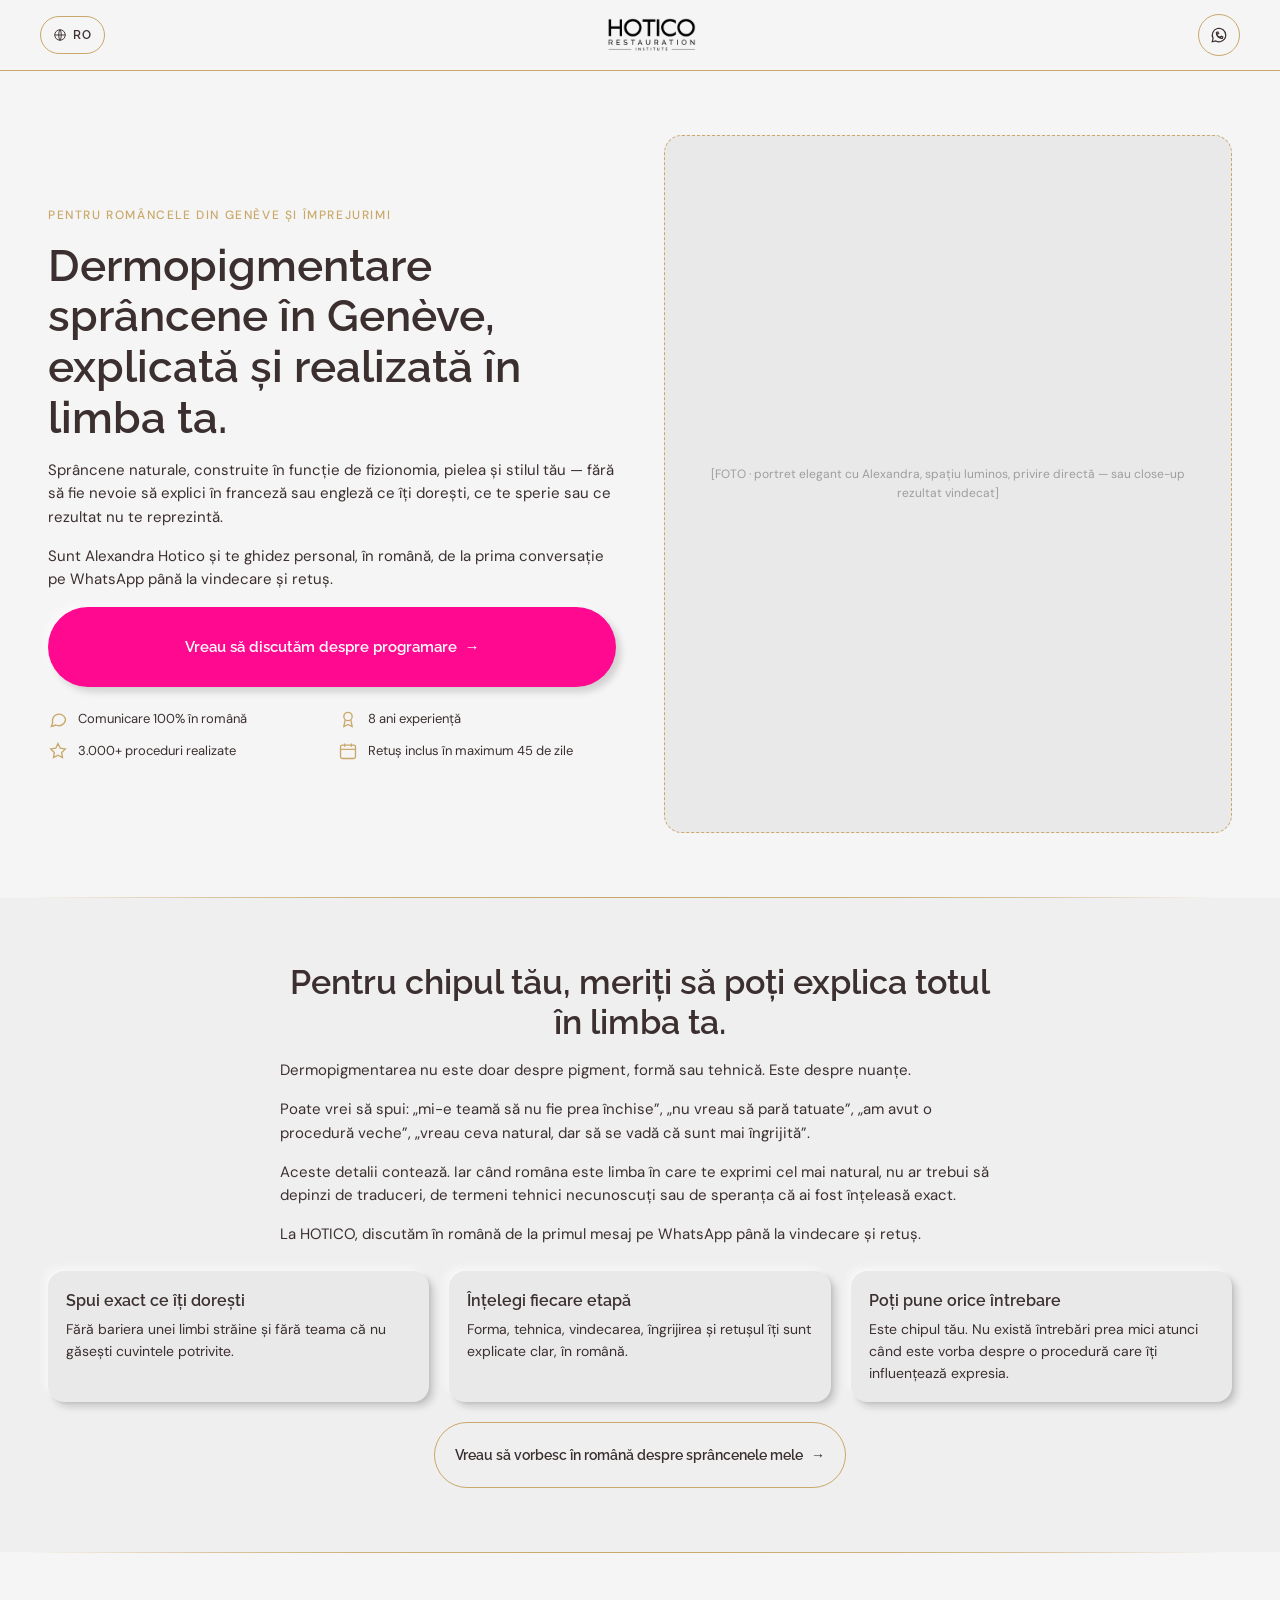
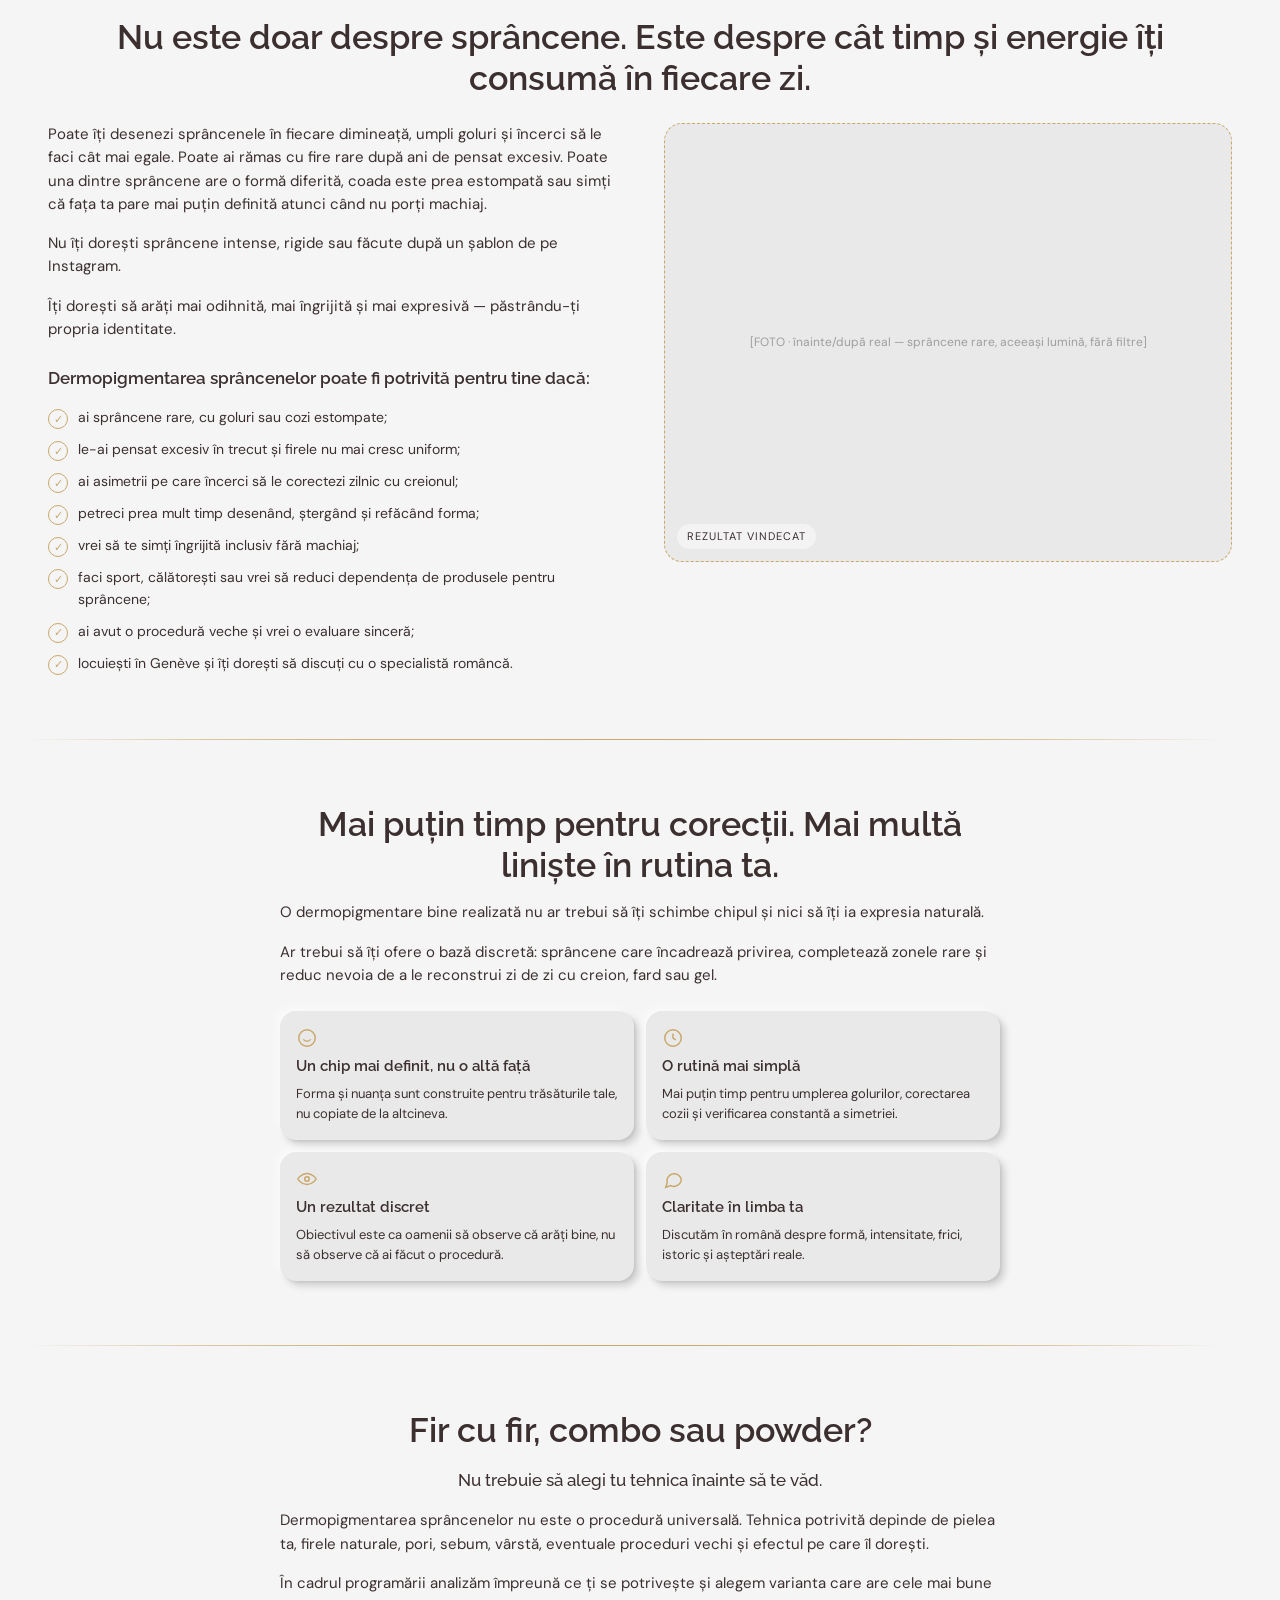
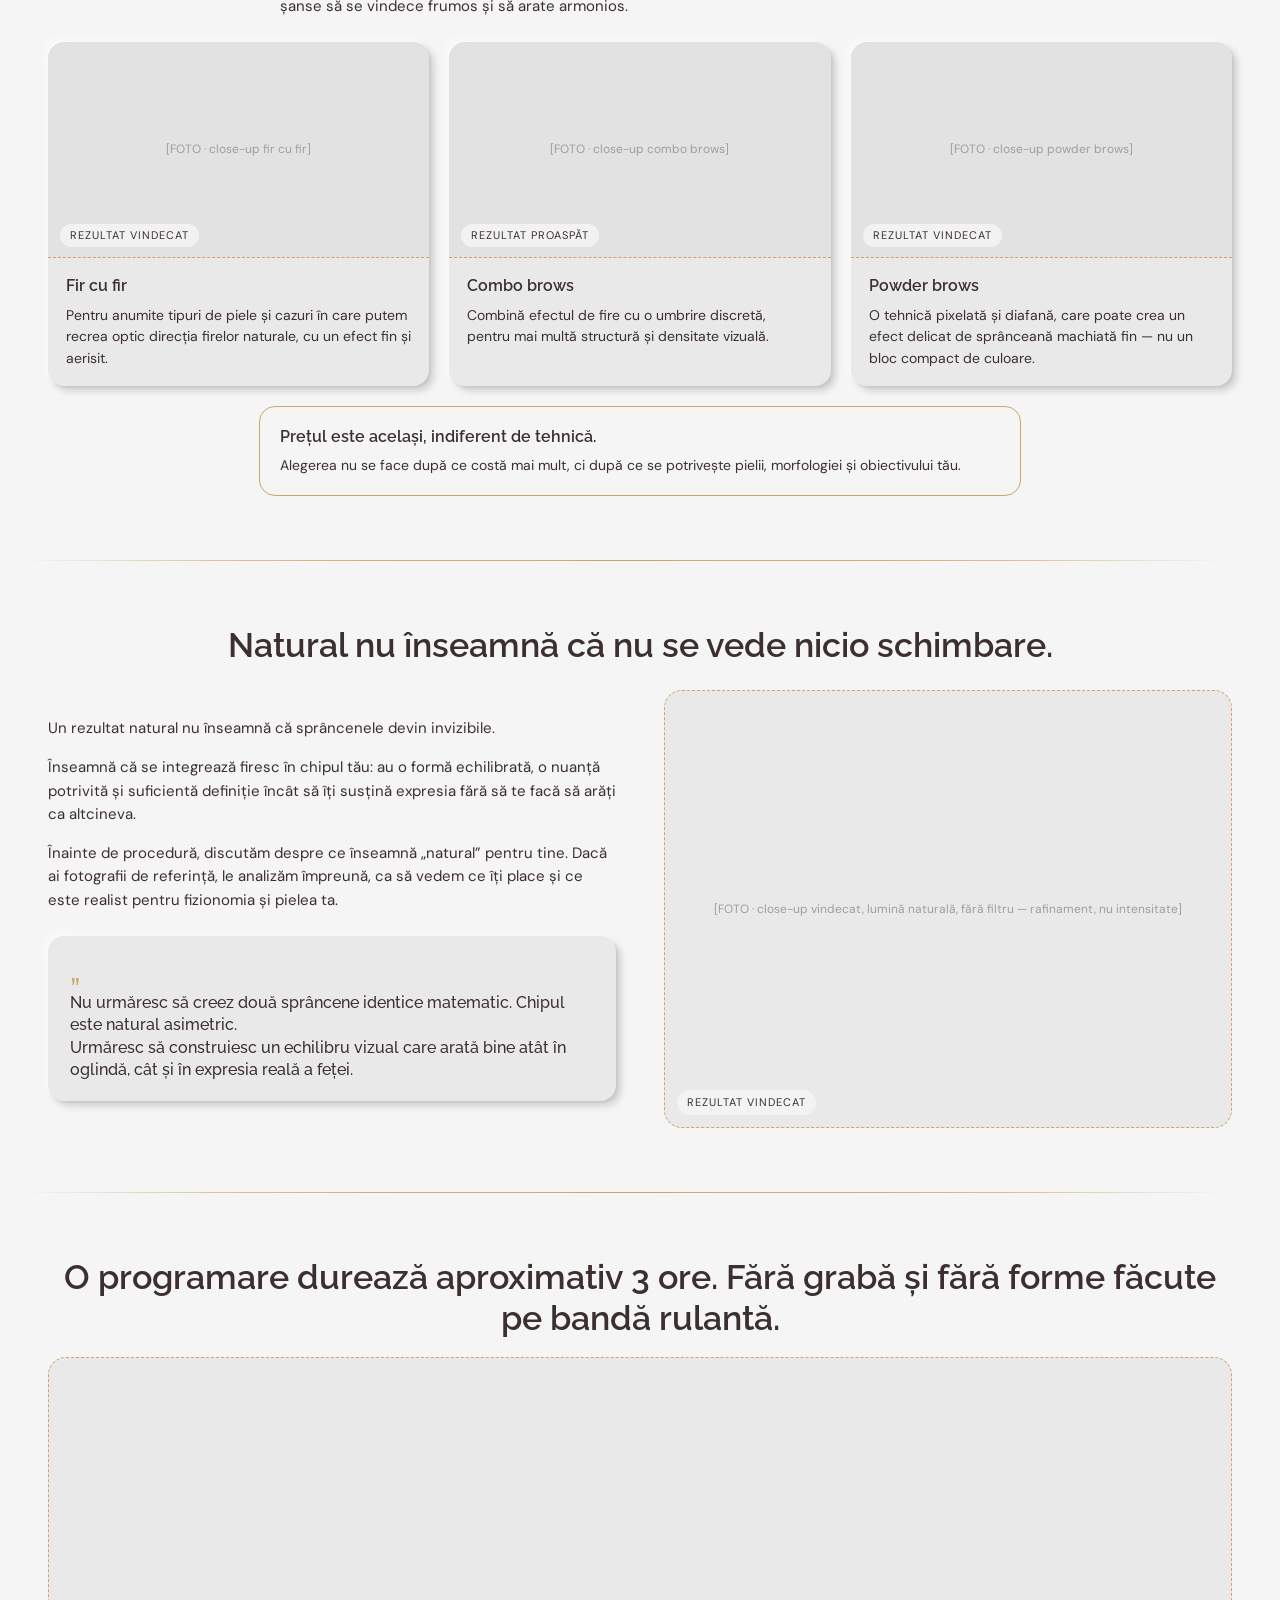
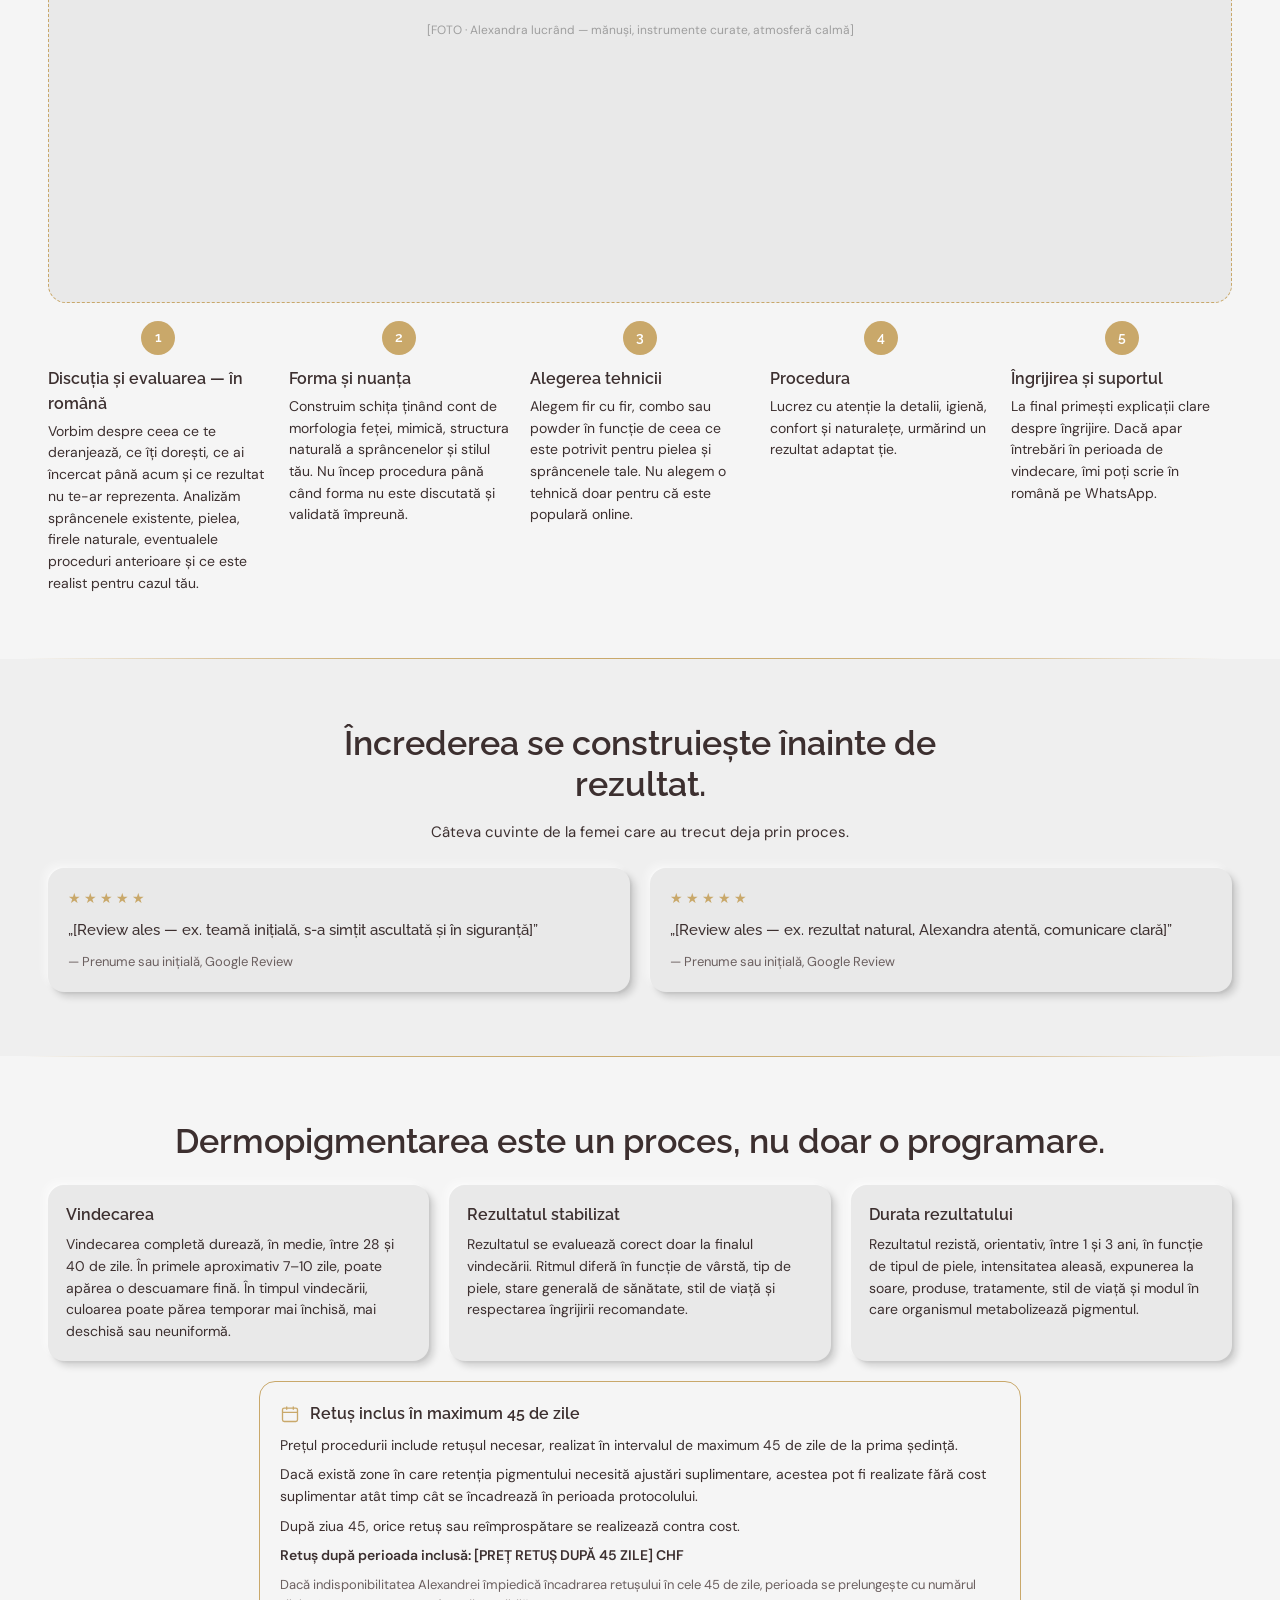
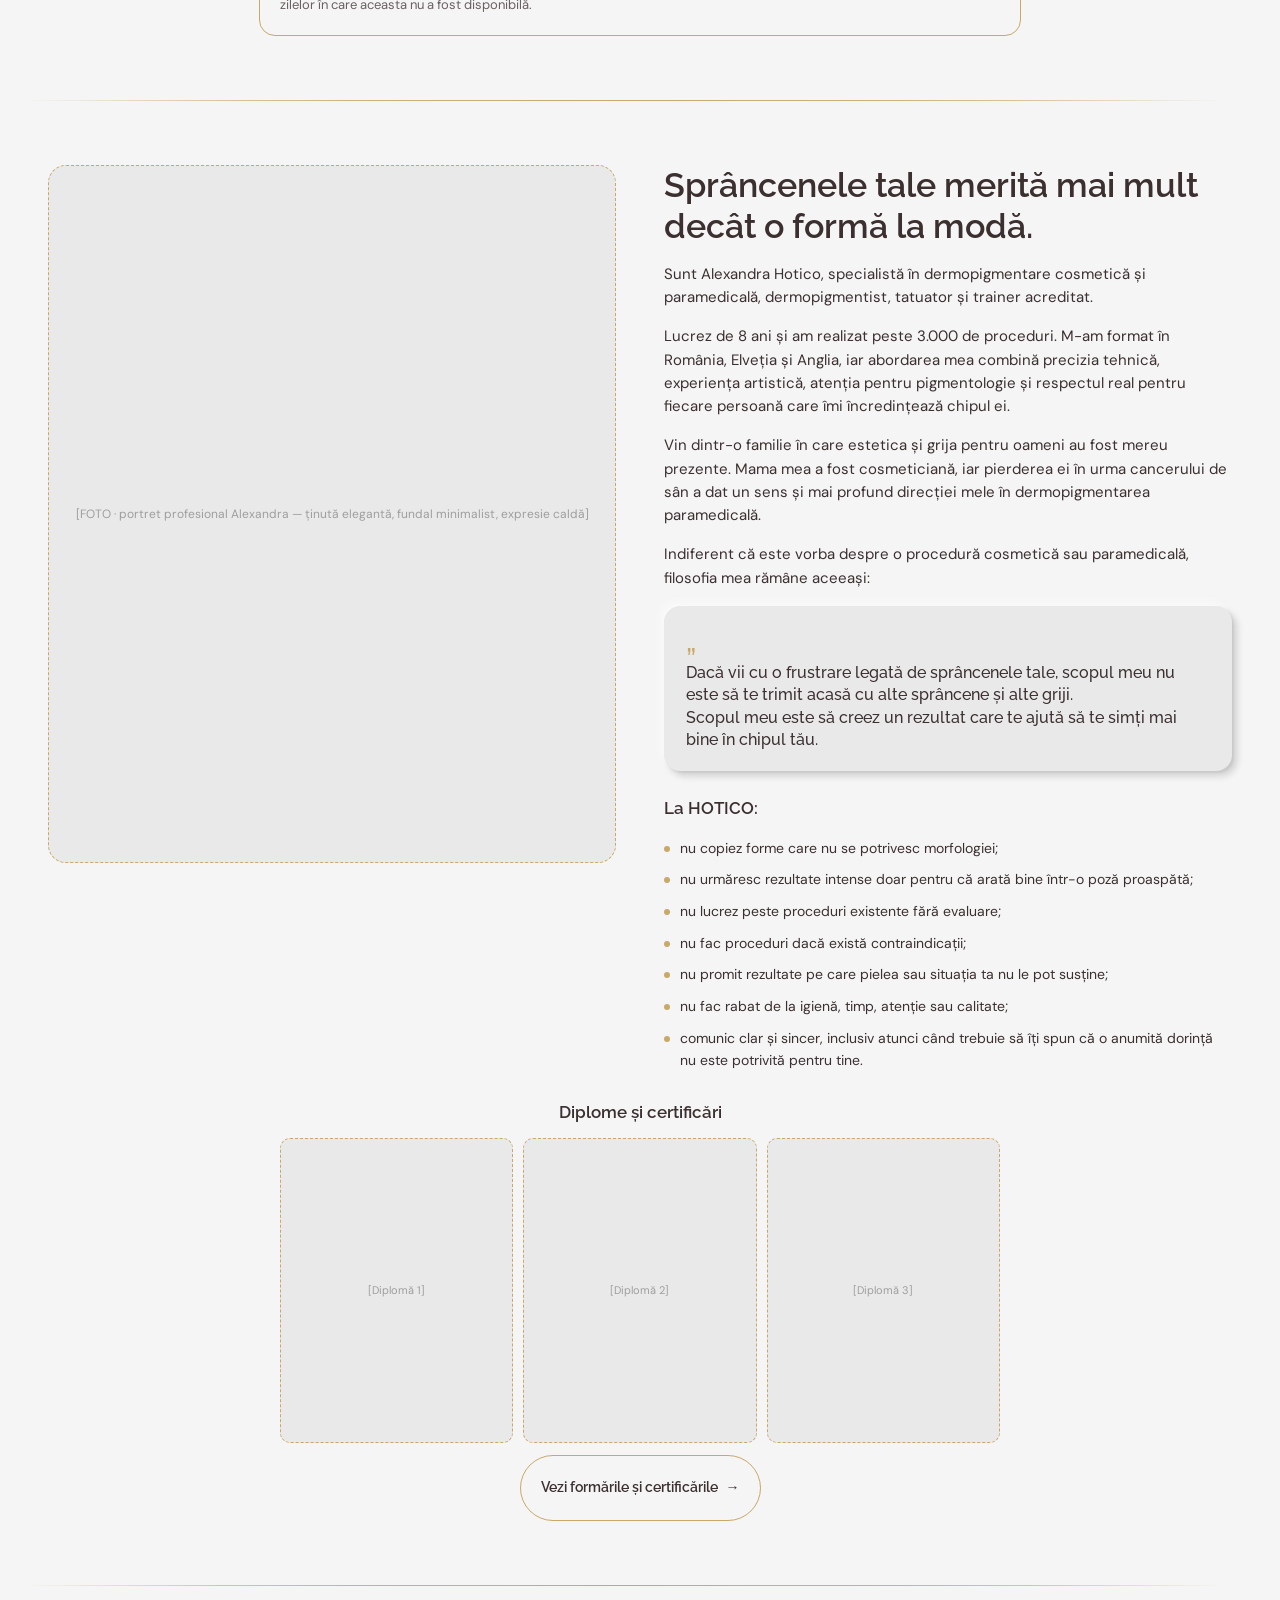
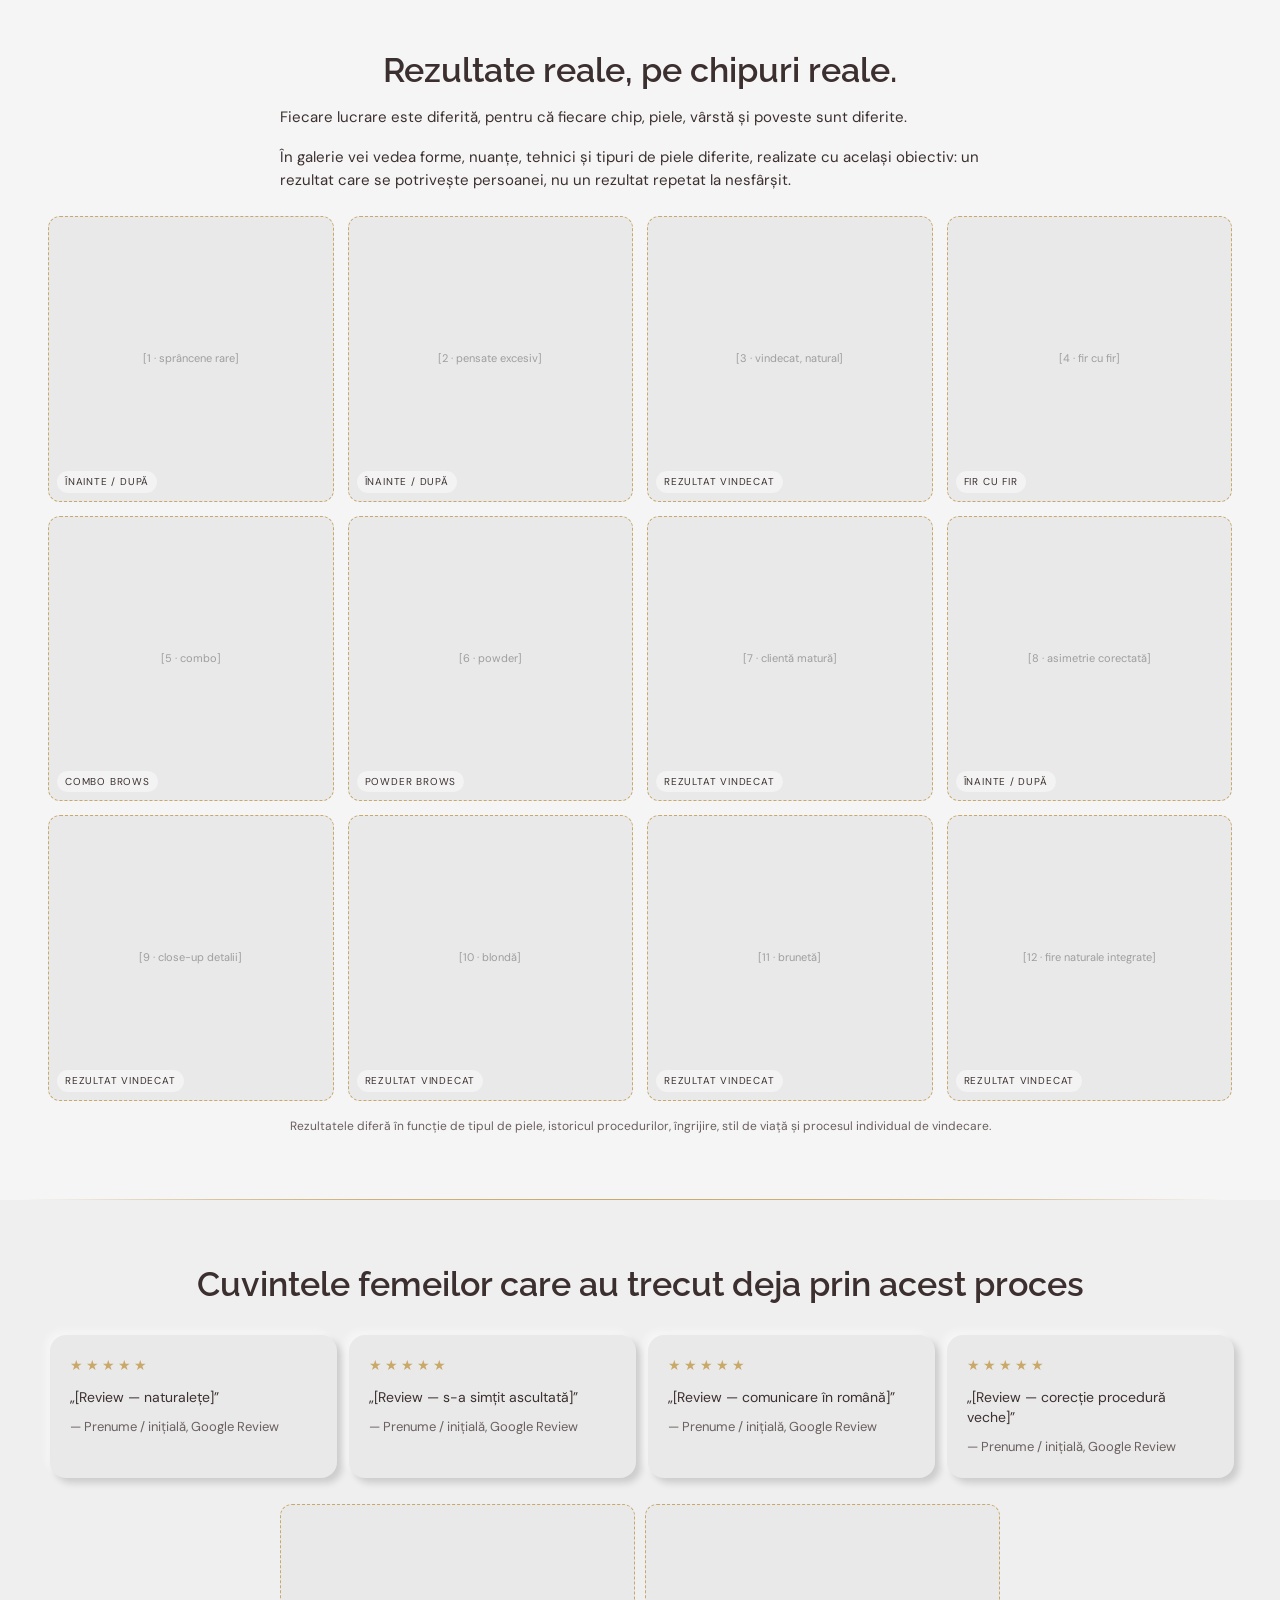
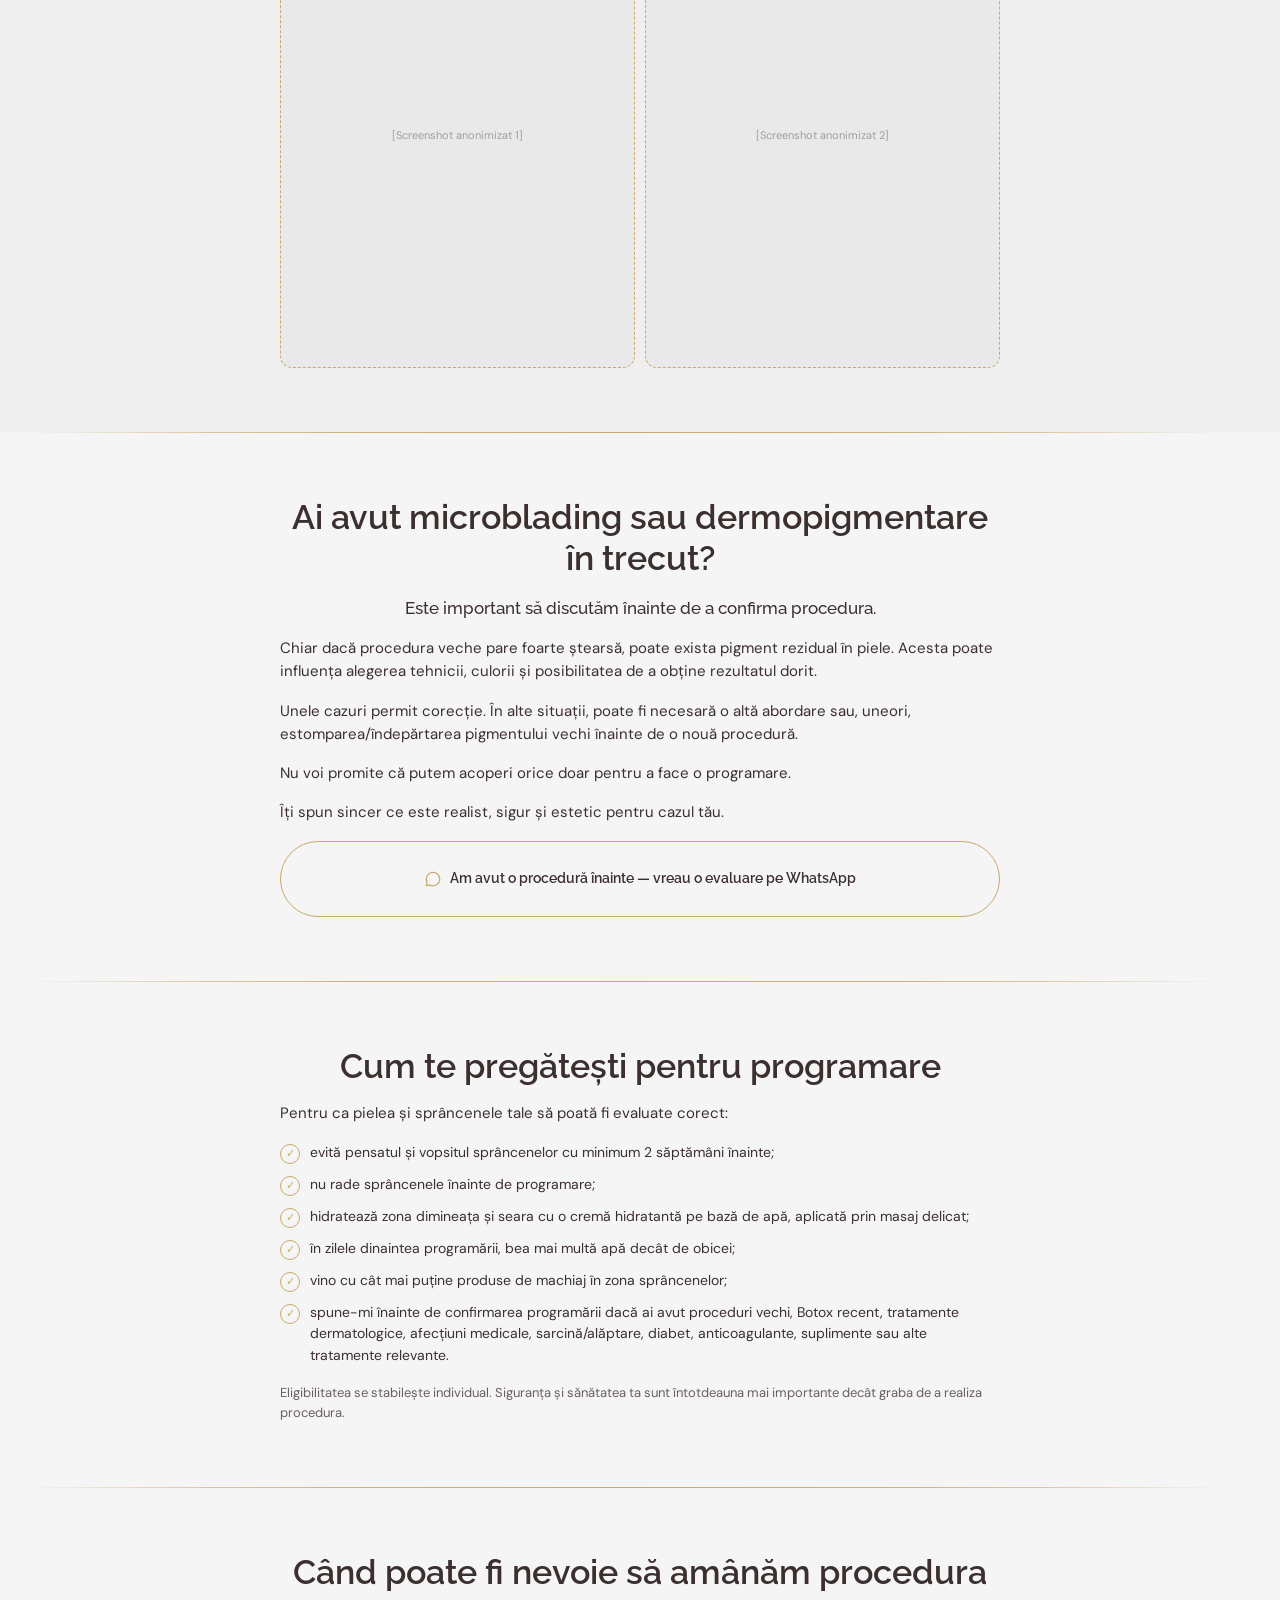
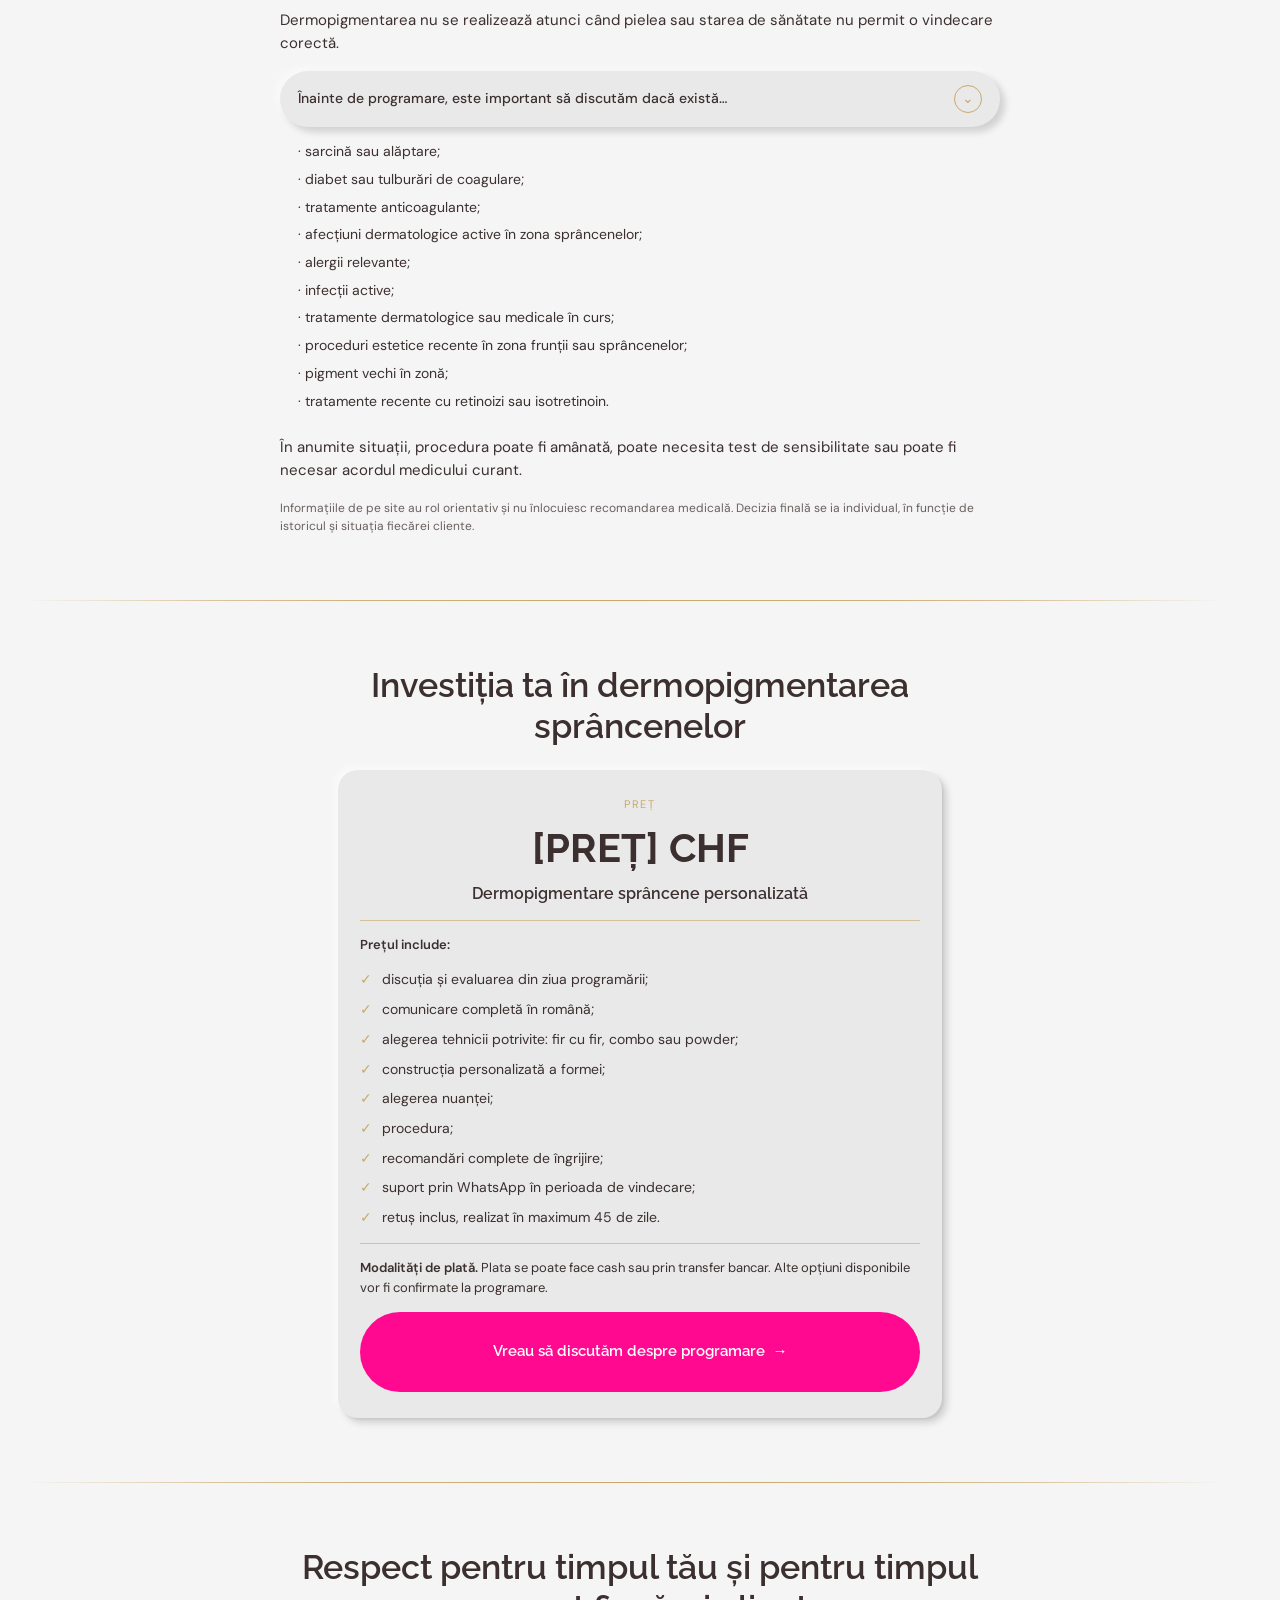
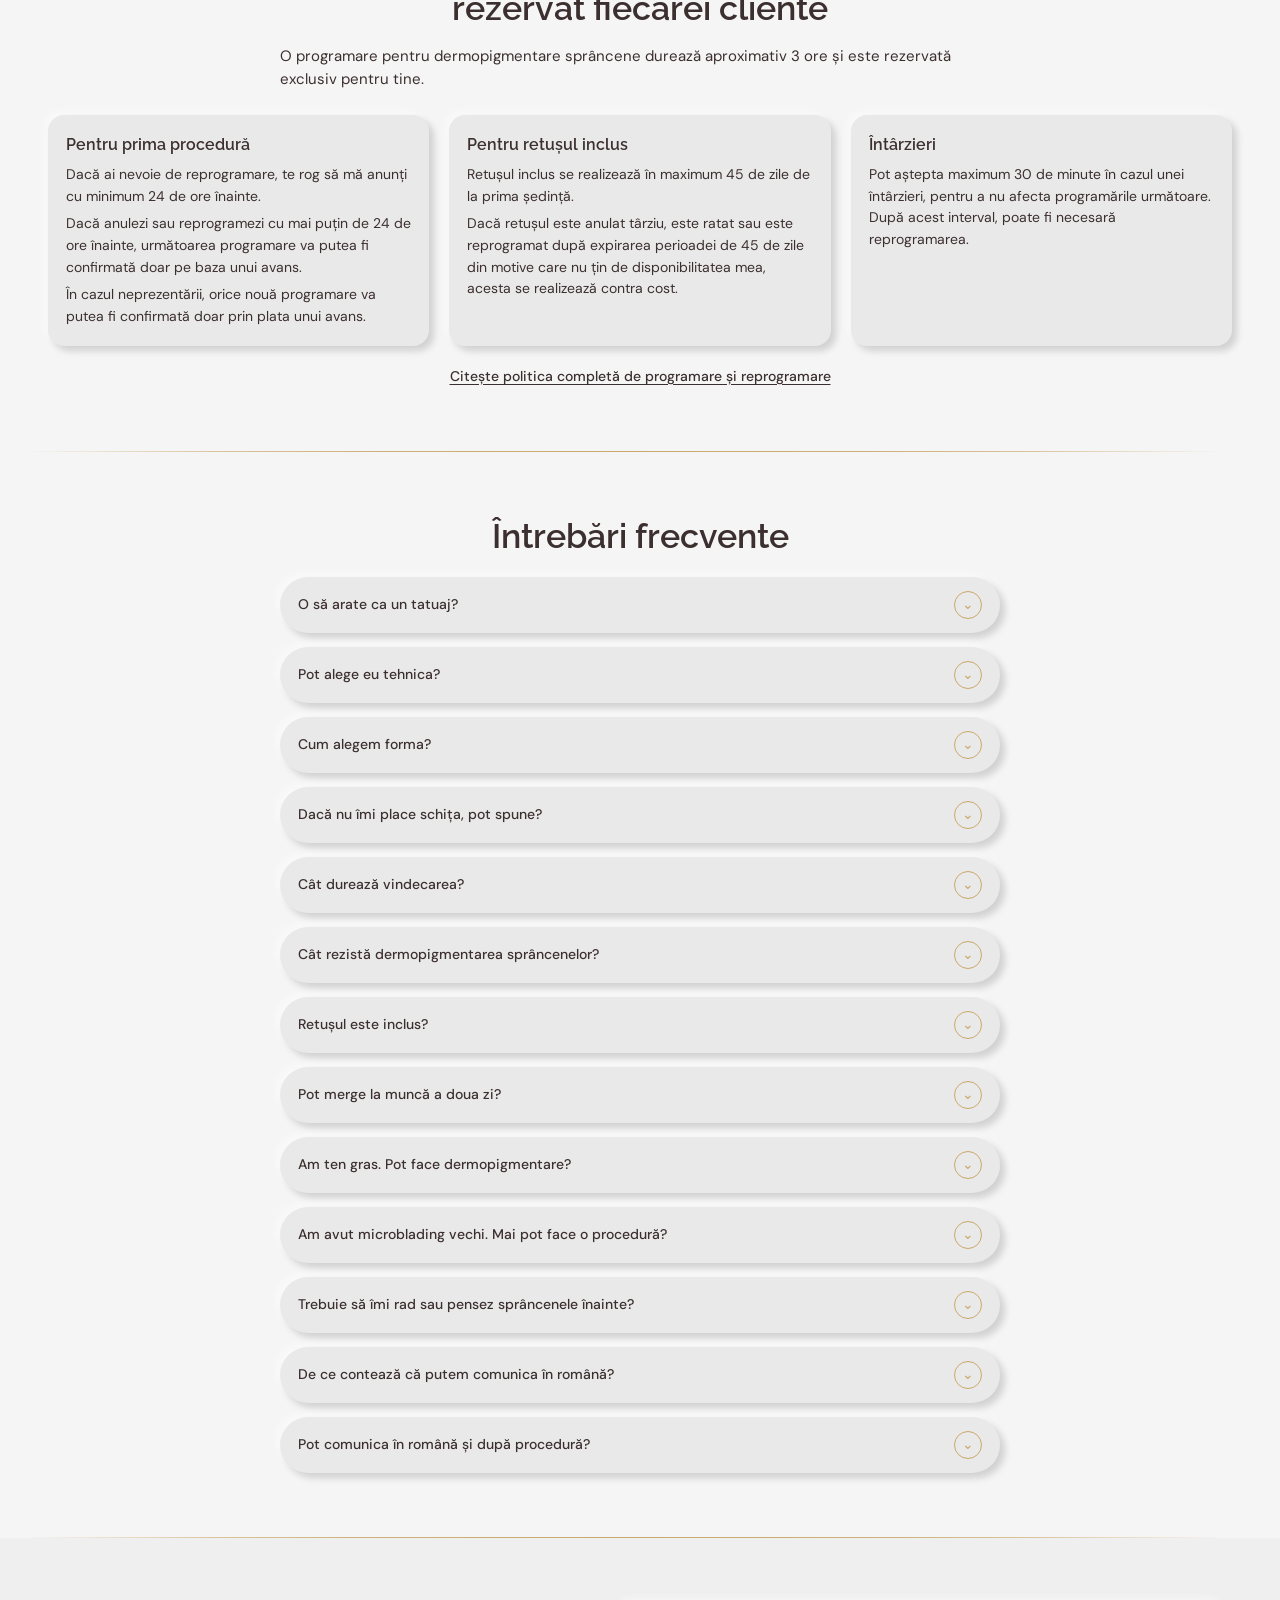
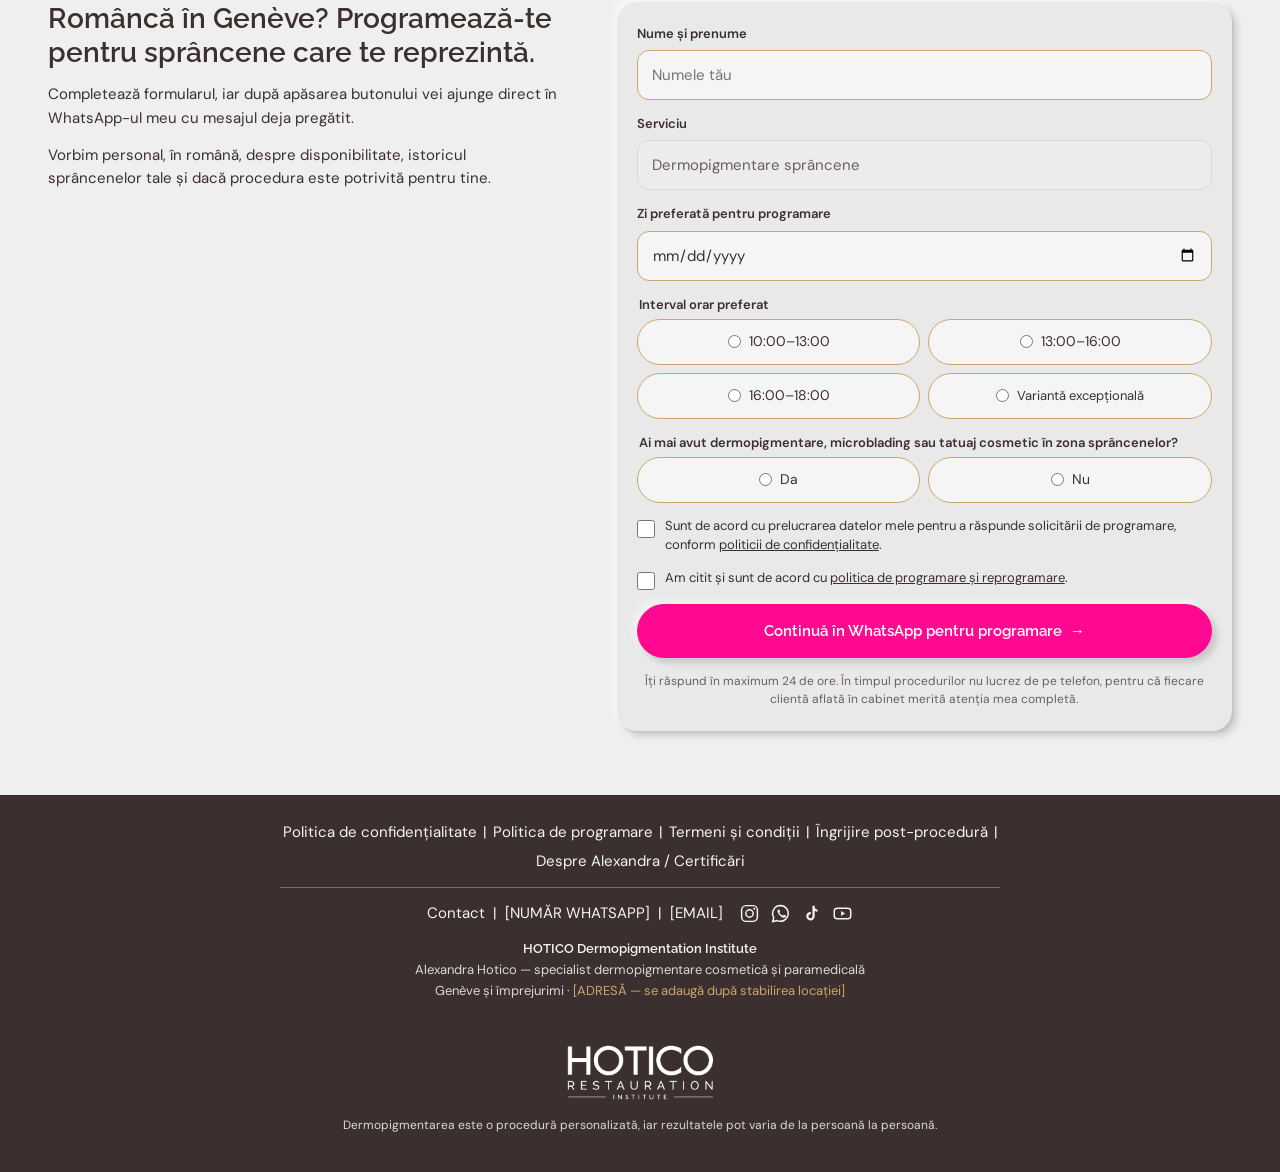
<file: docs/spec/landing/lp-sprancene-ro.html>
<!doctype html>
<!--
  HOTICO LP mockup — Sprâncene · RO · Alexandra's GPT brief made visual (structure 1:1, HOTICO canon visuals)
  Status: DESIGN MOCKUP, not production. Copy = brief as received, unratified. Photos = placeholders.
  Source of truth for structure: docs/spec/landing/LP-SECTION-LIBRARY.md · Tower, 2026-10-02
-->
<html lang="ro">
<head>
<meta charset="utf-8">
<title>HOTICO — Dermopigmentare sprâncene, Genève (RO)</title>
<meta name="viewport" content="width=device-width, initial-scale=1">
<meta name="robots" content="noindex,nofollow">
<link rel="stylesheet" href="https://fonts.googleapis.com/css2?family=Raleway:wght@300;500;600;700&amp;family=DM+Sans:wght@400;500;600&amp;display=swap">
<style>
body{margin:0;background:#F5F5F5}
a{color:#3C2F2F}a:hover{color:#C9A86A}
/* RESPONSIVE SCAFFOLD — breakpoints from HOTICO tokens: 768 desktop, 1024 split; column-read 720, content-max 1200 */
.lp{max-width:480px;margin:0 auto}
.sec{padding:40px 24px}
.h2{font-family:'Raleway',sans-serif;font-weight:600;font-size:26px;line-height:1.2;margin:0}
.media{order:-1}
.ftr-logo{width:150px;margin:28px auto 0;display:block}
@media (min-width:768px){
  .lp{max-width:none}
  .sec{padding:64px 48px}
  .read{max-width:720px;margin-inline:auto;width:100%}
  .h1{font-size:44px!important}
  .h2{font-size:34px}
  .cards-2{display:grid!important;grid-template-columns:repeat(2,minmax(0,1fr))!important;gap:20px!important}
  .cards-3{display:grid!important;grid-template-columns:repeat(3,minmax(0,1fr))!important;gap:20px!important}
  .gallery{grid-template-columns:repeat(4,minmax(0,1fr))!important;gap:14px!important}
  .carousel{display:grid!important;grid-template-columns:repeat(2,minmax(0,1fr))!important;overflow:visible!important}
  .carousel > div{width:auto!important}
  .ftr-center{text-align:center;align-items:center}
  .ftr-center nav,.ftr-center .contact{justify-content:center}
}
@media (min-width:1024px){
  .wide{max-width:1200px;margin-inline:auto;width:100%}
  .two-col{display:grid!important;grid-template-columns:repeat(2,minmax(0,1fr))!important;gap:48px!important;align-items:center!important}
  .two-col-top{align-items:start!important}
  .media{order:0}
  .media-left{order:-1}
  .steps{display:grid!important;grid-template-columns:repeat(5,minmax(0,1fr))!important;gap:20px!important}
  .steps > li{flex-direction:column!important;gap:12px!important}
  .steps > li > div:last-child{padding-bottom:0!important}
  .steps-line{display:none}
  .carousel{grid-template-columns:repeat(4,minmax(0,1fr))!important}
  .price{max-width:560px;margin-inline:auto;width:100%}
  .form-col{display:grid!important;grid-template-columns:5fr 6fr!important;gap:56px!important;align-items:start!important}
  .form-col .center{text-align:left!important}
}
</style>

</head>
<body>



<div class="lp" style="background: #F5F5F5; color: #3C2F2F; font-family: 'DM Sans', sans-serif; font-size: 15px; line-height: 1.55; display: flex; flex-direction: column">

<!-- HEADER — R1: lockup + language + WhatsApp, no navigation -->
<header style="position: sticky; top: 0; z-index: 10; background: #F5F5F5; border-bottom: 1px solid #C9A86A">
  <div class="wide" style="display: flex; align-items: center; justify-content: space-between; padding: 14px 20px">
    <a href="#lang" aria-label="Schimbă limba" style="display: flex; align-items: center; gap: 6px; min-height: 36px; padding: 0 12px; border: 1px solid #C9A86A; border-radius: 999px; font-family: 'Raleway', sans-serif; font-weight: 600; font-size: 12px; letter-spacing: 1px; text-decoration: none; color: #3C2F2F"><svg width="14" height="14" viewBox="0 0 24 24" fill="none" stroke="currentColor" stroke-width="1.6" aria-hidden="true"><circle cx="12" cy="12" r="9"></circle><path d="M3 12h18M12 3c3 3.5 3 14.5 0 18M12 3c-3 3.5-3 14.5 0 18"></path></svg>RO</a>
    <img src="/assets/brand/logo-black.png" alt="HOTICO Dermopigmentation Institute" style="height: 34px; width: auto">
    <a href="https://wa.me/41796472106" aria-label="Scrie-mi pe WhatsApp" style="display: flex; align-items: center; justify-content: center; width: 40px; height: 40px; border: 1px solid #C9A86A; border-radius: 999px; color: #3C2F2F"><svg width="18" height="18" viewBox="0 0 24 24" fill="none" stroke="currentColor" stroke-width="1.6" aria-hidden="true"><path d="M21 12a9 9 0 0 1-13.3 7.9L3 21l1.1-4.6A9 9 0 1 1 21 12z"></path><path d="M9 10.5c.5 2.3 2.2 4 4.5 4.5l1.5-1.5 2 1-.5 2c-4.5.5-8.5-3.5-8-8l2-.5 1 2z"></path></svg></a>
  </div>
</header>

<!-- §1 HERO — desktop: text left, image right -->
<section class="sec">
  <div class="wide two-col" style="display: flex; flex-direction: column; gap: 16px">
    <div style="display: flex; flex-direction: column; gap: 16px">
      <div style="font-size: 12px; letter-spacing: 1.6px; text-transform: uppercase; color: #C9A86A; font-weight: 500">Pentru româncele din Genève și împrejurimi</div>
      <h1 class="h1" style="margin: 0; font-family: 'Raleway', sans-serif; font-weight: 600; font-size: 30px; line-height: 1.15">Dermopigmentare sprâncene în Genève, explicată și realizată în limba ta.</h1>
      <p style="margin: 0">Sprâncene naturale, construite în funcție de fizionomia, pielea și stilul tău — fără să fie nevoie să explici în franceză sau engleză ce îți dorești, ce te sperie sau ce rezultat nu te reprezintă.</p>
      <p style="margin: 0">Sunt Alexandra Hotico și te ghidez personal, în română, de la prima conversație pe WhatsApp până la vindecare și retuș.</p>
      <a href="#formular" style="display: flex; align-items: center; justify-content: center; gap: 8px; min-height: 52px; background: #FE0990; color: #FFFFFF; border-radius: 999px; padding: 14px 24px; font-family: 'Raleway', sans-serif; font-weight: 600; font-size: 15px; text-decoration: none; box-shadow: 5px 5px 7px rgba(0,0,0,.15), -5px -5px 7px rgba(255,255,255,.4)">Vreau să discutăm despre programare <span aria-hidden="true">→</span></a>
      <div style="display: grid; grid-template-columns: repeat(2, minmax(0, 1fr)); gap: 12px; margin-top: 6px">
        <div style="display: flex; align-items: center; gap: 10px; font-size: 13px; line-height: 1.3"><svg width="20" height="20" viewBox="0 0 24 24" fill="none" stroke="#C9A86A" stroke-width="1.6" aria-hidden="true"><path d="M21 12a8 8 0 0 1-11.5 7.2L4 21l1.6-4.5A8 8 0 1 1 21 12z"></path></svg><span>Comunicare 100% în română</span></div>
        <div style="display: flex; align-items: center; gap: 10px; font-size: 13px; line-height: 1.3"><svg width="20" height="20" viewBox="0 0 24 24" fill="none" stroke="#C9A86A" stroke-width="1.6" aria-hidden="true"><circle cx="12" cy="9" r="5"></circle><path d="M8.5 13.5 7 21l5-2.5 5 2.5-1.5-7.5"></path></svg><span>8 ani experiență</span></div>
        <div style="display: flex; align-items: center; gap: 10px; font-size: 13px; line-height: 1.3"><svg width="20" height="20" viewBox="0 0 24 24" fill="none" stroke="#C9A86A" stroke-width="1.6" aria-hidden="true"><path d="m12 3 2.7 5.6 6.1.9-4.4 4.3 1 6.1L12 17l-5.4 2.9 1-6.1L3.2 9.5l6.1-.9z"></path></svg><span>3.000+ proceduri realizate</span></div>
        <div style="display: flex; align-items: center; gap: 10px; font-size: 13px; line-height: 1.3"><svg width="20" height="20" viewBox="0 0 24 24" fill="none" stroke="#C9A86A" stroke-width="1.6" aria-hidden="true"><rect x="3" y="5" width="18" height="16" rx="2"></rect><path d="M3 10h18M8 3v4M16 3v4"></path></svg><span>Retuș inclus în maximum 45 de zile</span></div>
      </div>
    </div>
    <div class="media" style="aspect-ratio: 4 / 5; background: #E9E9E9; border: 1px dashed #C9A86A; border-radius: 18px; display: flex; align-items: center; justify-content: center; text-align: center; padding: 24px; font-size: 12px; color: #9E9E9E">[FOTO · portret elegant cu Alexandra, spațiu luminos, privire directă — sau close-up rezultat vindecat]</div>
  </div>
</section>

<div class="wide" style="height: 1px; margin: 0 24px; background: linear-gradient(90deg, #F5F5F5 0%, #DAC49E 16%, #CEB27B 28%, #C9A86A 50%, #CEB27B 72%, #DAC49E 84%, #F5F5F5 100%)"></div>

<!-- §2 DIFERENȚIATORUL -->
<section class="sec" style="background: #EFEFEF">
  <div class="read" style="display: flex; flex-direction: column; gap: 16px">
    <h2 class="h2" style="text-align: center">Pentru chipul tău, meriți să poți explica totul în limba ta.</h2>
    <p style="margin: 0">Dermopigmentarea nu este doar despre pigment, formă sau tehnică. Este despre nuanțe.</p>
    <p style="margin: 0">Poate vrei să spui: „mi-e teamă să nu fie prea închise”, „nu vreau să pară tatuate”, „am avut o procedură veche”, „vreau ceva natural, dar să se vadă că sunt mai îngrijită”.</p>
    <p style="margin: 0">Aceste detalii contează. Iar când româna este limba în care te exprimi cel mai natural, nu ar trebui să depinzi de traduceri, de termeni tehnici necunoscuți sau de speranța că ai fost înțeleasă exact.</p>
    <p style="margin: 0">La HOTICO, discutăm în română de la primul mesaj pe WhatsApp până la vindecare și retuș.</p>
  </div>
  <div class="wide cards-3" style="display: flex; flex-direction: column; gap: 12px; margin-top: 24px">
    <div style="background: #E9E9E9; border-radius: 16px; padding: 18px; box-shadow: 5px 5px 7px rgba(0,0,0,.15), 2px 2px 2px rgba(0,0,0,.05), -5px -5px 7px rgba(255,255,255,.4), -1px -1px 2px rgba(255,255,255,.4)"><div style="font-family: 'Raleway', sans-serif; font-weight: 600; font-size: 16px; margin-bottom: 6px">Spui exact ce îți dorești</div><div style="font-size: 14px">Fără bariera unei limbi străine și fără teama că nu găsești cuvintele potrivite.</div></div>
    <div style="background: #E9E9E9; border-radius: 16px; padding: 18px; box-shadow: 5px 5px 7px rgba(0,0,0,.15), 2px 2px 2px rgba(0,0,0,.05), -5px -5px 7px rgba(255,255,255,.4), -1px -1px 2px rgba(255,255,255,.4)"><div style="font-family: 'Raleway', sans-serif; font-weight: 600; font-size: 16px; margin-bottom: 6px">Înțelegi fiecare etapă</div><div style="font-size: 14px">Forma, tehnica, vindecarea, îngrijirea și retușul îți sunt explicate clar, în română.</div></div>
    <div style="background: #E9E9E9; border-radius: 16px; padding: 18px; box-shadow: 5px 5px 7px rgba(0,0,0,.15), 2px 2px 2px rgba(0,0,0,.05), -5px -5px 7px rgba(255,255,255,.4), -1px -1px 2px rgba(255,255,255,.4)"><div style="font-family: 'Raleway', sans-serif; font-weight: 600; font-size: 16px; margin-bottom: 6px">Poți pune orice întrebare</div><div style="font-size: 14px">Este chipul tău. Nu există întrebări prea mici atunci când este vorba despre o procedură care îți influențează expresia.</div></div>
  </div>
  <div style="display: flex; justify-content: center; margin-top: 20px"><a href="#formular" style="display: inline-flex; align-items: center; gap: 8px; min-height: 44px; padding: 10px 20px; border: 1px solid #C9A86A; border-radius: 999px; font-family: 'Raleway', sans-serif; font-weight: 600; font-size: 14px; text-decoration: none; color: #3C2F2F">Vreau să vorbesc în română despre sprâncenele mele <span aria-hidden="true">→</span></a></div>
</section>

<div class="wide" style="height: 1px; margin: 0 24px; background: linear-gradient(90deg, #F5F5F5 0%, #DAC49E 16%, #CEB27B 28%, #C9A86A 50%, #CEB27B 72%, #DAC49E 84%, #F5F5F5 100%)"></div>

<!-- §3 PROBLEMA — desktop: text+list left, before/after right -->
<section class="sec">
  <h2 class="h2 wide" style="text-align: center; margin-bottom: 24px">Nu este doar despre sprâncene. Este despre cât timp și energie îți consumă în fiecare zi.</h2>
  <div class="wide two-col two-col-top" style="display: flex; flex-direction: column; gap: 16px">
    <div style="display: flex; flex-direction: column; gap: 16px">
      <p style="margin: 0">Poate îți desenezi sprâncenele în fiecare dimineață, umpli goluri și încerci să le faci cât mai egale. Poate ai rămas cu fire rare după ani de pensat excesiv. Poate una dintre sprâncene are o formă diferită, coada este prea estompată sau simți că fața ta pare mai puțin definită atunci când nu porți machiaj.</p>
      <p style="margin: 0">Nu îți dorești sprâncene intense, rigide sau făcute după un șablon de pe Instagram.</p>
      <p style="margin: 0">Îți dorești să arăți mai odihnită, mai îngrijită și mai expresivă — păstrându-ți propria identitate.</p>
      <h3 style="margin: 8px 0 0; font-family: 'Raleway', sans-serif; font-weight: 600; font-size: 17px">Dermopigmentarea sprâncenelor poate fi potrivită pentru tine dacă:</h3>
      <ul style="margin: 0; padding: 0; list-style: none; display: flex; flex-direction: column; gap: 10px; font-size: 14px">
        <li style="display: flex; gap: 10px; align-items: flex-start"><span aria-hidden="true" style="flex: none; width: 18px; height: 18px; border-radius: 999px; border: 1px solid #C9A86A; display: inline-flex; align-items: center; justify-content: center; font-size: 11px; color: #C9A86A; margin-top: 2px">✓</span><span>ai sprâncene rare, cu goluri sau cozi estompate;</span></li>
        <li style="display: flex; gap: 10px; align-items: flex-start"><span aria-hidden="true" style="flex: none; width: 18px; height: 18px; border-radius: 999px; border: 1px solid #C9A86A; display: inline-flex; align-items: center; justify-content: center; font-size: 11px; color: #C9A86A; margin-top: 2px">✓</span><span>le-ai pensat excesiv în trecut și firele nu mai cresc uniform;</span></li>
        <li style="display: flex; gap: 10px; align-items: flex-start"><span aria-hidden="true" style="flex: none; width: 18px; height: 18px; border-radius: 999px; border: 1px solid #C9A86A; display: inline-flex; align-items: center; justify-content: center; font-size: 11px; color: #C9A86A; margin-top: 2px">✓</span><span>ai asimetrii pe care încerci să le corectezi zilnic cu creionul;</span></li>
        <li style="display: flex; gap: 10px; align-items: flex-start"><span aria-hidden="true" style="flex: none; width: 18px; height: 18px; border-radius: 999px; border: 1px solid #C9A86A; display: inline-flex; align-items: center; justify-content: center; font-size: 11px; color: #C9A86A; margin-top: 2px">✓</span><span>petreci prea mult timp desenând, ștergând și refăcând forma;</span></li>
        <li style="display: flex; gap: 10px; align-items: flex-start"><span aria-hidden="true" style="flex: none; width: 18px; height: 18px; border-radius: 999px; border: 1px solid #C9A86A; display: inline-flex; align-items: center; justify-content: center; font-size: 11px; color: #C9A86A; margin-top: 2px">✓</span><span>vrei să te simți îngrijită inclusiv fără machiaj;</span></li>
        <li style="display: flex; gap: 10px; align-items: flex-start"><span aria-hidden="true" style="flex: none; width: 18px; height: 18px; border-radius: 999px; border: 1px solid #C9A86A; display: inline-flex; align-items: center; justify-content: center; font-size: 11px; color: #C9A86A; margin-top: 2px">✓</span><span>faci sport, călătorești sau vrei să reduci dependența de produsele pentru sprâncene;</span></li>
        <li style="display: flex; gap: 10px; align-items: flex-start"><span aria-hidden="true" style="flex: none; width: 18px; height: 18px; border-radius: 999px; border: 1px solid #C9A86A; display: inline-flex; align-items: center; justify-content: center; font-size: 11px; color: #C9A86A; margin-top: 2px">✓</span><span>ai avut o procedură veche și vrei o evaluare sinceră;</span></li>
        <li style="display: flex; gap: 10px; align-items: flex-start"><span aria-hidden="true" style="flex: none; width: 18px; height: 18px; border-radius: 999px; border: 1px solid #C9A86A; display: inline-flex; align-items: center; justify-content: center; font-size: 11px; color: #C9A86A; margin-top: 2px">✓</span><span>locuiești în Genève și îți dorești să discuți cu o specialistă româncă.</span></li>
      </ul>
    </div>
    <div class="media" style="position: relative; aspect-ratio: 4 / 3; background: #E9E9E9; border: 1px dashed #C9A86A; border-radius: 18px; display: flex; align-items: center; justify-content: center; text-align: center; padding: 24px; font-size: 12px; color: #9E9E9E">[FOTO · înainte/după real — sprâncene rare, aceeași lumină, fără filtre]<span style="position: absolute; left: 12px; bottom: 12px; font-size: 11px; letter-spacing: 1px; text-transform: uppercase; color: #3C2F2F; background: rgba(245,245,245,.85); padding: 4px 10px; border-radius: 999px">Rezultat vindecat</span></div>
  </div>
</section>

<div class="wide" style="height: 1px; margin: 0 24px; background: linear-gradient(90deg, #F5F5F5 0%, #DAC49E 16%, #CEB27B 28%, #C9A86A 50%, #CEB27B 72%, #DAC49E 84%, #F5F5F5 100%)"></div>

<!-- §4 BENEFICII -->
<section class="sec">
  <div class="read" style="display: flex; flex-direction: column; gap: 16px">
    <h2 class="h2" style="text-align: center">Mai puțin timp pentru corecții. Mai multă liniște în rutina ta.</h2>
    <p style="margin: 0">O dermopigmentare bine realizată nu ar trebui să îți schimbe chipul și nici să îți ia expresia naturală.</p>
    <p style="margin: 0">Ar trebui să îți ofere o bază discretă: sprâncene care încadrează privirea, completează zonele rare și reduc nevoia de a le reconstrui zi de zi cu creion, fard sau gel.</p>
  </div>
  <div class="read" style="display: grid; grid-template-columns: repeat(2, minmax(0, 1fr)); gap: 12px; margin-top: 24px">
    <div style="background: #E9E9E9; border-radius: 16px; padding: 16px; box-shadow: 5px 5px 7px rgba(0,0,0,.15), 2px 2px 2px rgba(0,0,0,.05), -5px -5px 7px rgba(255,255,255,.4), -1px -1px 2px rgba(255,255,255,.4); display: flex; flex-direction: column; gap: 8px"><svg width="22" height="22" viewBox="0 0 24 24" fill="none" stroke="#C9A86A" stroke-width="1.6" aria-hidden="true"><circle cx="12" cy="12" r="9"></circle><path d="M8 13.5c1.2 1.5 2.5 2 4 2s2.8-.5 4-2M9 10h.01M15 10h.01"></path></svg><div style="font-family: 'Raleway', sans-serif; font-weight: 600; font-size: 15px; line-height: 1.25">Un chip mai definit, nu o altă față</div><div style="font-size: 13px">Forma și nuanța sunt construite pentru trăsăturile tale, nu copiate de la altcineva.</div></div>
    <div style="background: #E9E9E9; border-radius: 16px; padding: 16px; box-shadow: 5px 5px 7px rgba(0,0,0,.15), 2px 2px 2px rgba(0,0,0,.05), -5px -5px 7px rgba(255,255,255,.4), -1px -1px 2px rgba(255,255,255,.4); display: flex; flex-direction: column; gap: 8px"><svg width="22" height="22" viewBox="0 0 24 24" fill="none" stroke="#C9A86A" stroke-width="1.6" aria-hidden="true"><circle cx="12" cy="12" r="9"></circle><path d="M12 7v5l3 2"></path></svg><div style="font-family: 'Raleway', sans-serif; font-weight: 600; font-size: 15px; line-height: 1.25">O rutină mai simplă</div><div style="font-size: 13px">Mai puțin timp pentru umplerea golurilor, corectarea cozii și verificarea constantă a simetriei.</div></div>
    <div style="background: #E9E9E9; border-radius: 16px; padding: 16px; box-shadow: 5px 5px 7px rgba(0,0,0,.15), 2px 2px 2px rgba(0,0,0,.05), -5px -5px 7px rgba(255,255,255,.4), -1px -1px 2px rgba(255,255,255,.4); display: flex; flex-direction: column; gap: 8px"><svg width="22" height="22" viewBox="0 0 24 24" fill="none" stroke="#C9A86A" stroke-width="1.6" aria-hidden="true"><path d="M2 12s3.5-6 10-6 10 6 10 6-3.5 6-10 6S2 12 2 12z"></path><circle cx="12" cy="12" r="2.5"></circle></svg><div style="font-family: 'Raleway', sans-serif; font-weight: 600; font-size: 15px; line-height: 1.25">Un rezultat discret</div><div style="font-size: 13px">Obiectivul este ca oamenii să observe că arăți bine, nu să observe că ai făcut o procedură.</div></div>
    <div style="background: #E9E9E9; border-radius: 16px; padding: 16px; box-shadow: 5px 5px 7px rgba(0,0,0,.15), 2px 2px 2px rgba(0,0,0,.05), -5px -5px 7px rgba(255,255,255,.4), -1px -1px 2px rgba(255,255,255,.4); display: flex; flex-direction: column; gap: 8px"><svg width="22" height="22" viewBox="0 0 24 24" fill="none" stroke="#C9A86A" stroke-width="1.6" aria-hidden="true"><path d="M21 12a8 8 0 0 1-11.5 7.2L4 21l1.6-4.5A8 8 0 1 1 21 12z"></path></svg><div style="font-family: 'Raleway', sans-serif; font-weight: 600; font-size: 15px; line-height: 1.25">Claritate în limba ta</div><div style="font-size: 13px">Discutăm în română despre formă, intensitate, frici, istoric și așteptări reale.</div></div>
  </div>
</section>

<div class="wide" style="height: 1px; margin: 0 24px; background: linear-gradient(90deg, #F5F5F5 0%, #DAC49E 16%, #CEB27B 28%, #C9A86A 50%, #CEB27B 72%, #DAC49E 84%, #F5F5F5 100%)"></div>

<!-- §5 TEHNICILE -->
<section class="sec">
  <div class="read" style="display: flex; flex-direction: column; gap: 16px">
    <h2 class="h2" style="text-align: center">Fir cu fir, combo sau powder?</h2>
    <p style="margin: 0; text-align: center; font-family: 'Raleway', sans-serif; font-weight: 500; font-size: 17px">Nu trebuie să alegi tu tehnica înainte să te văd.</p>
    <p style="margin: 0">Dermopigmentarea sprâncenelor nu este o procedură universală. Tehnica potrivită depinde de pielea ta, firele naturale, pori, sebum, vârstă, eventuale proceduri vechi și efectul pe care îl dorești.</p>
    <p style="margin: 0">În cadrul programării analizăm împreună ce ți se potrivește și alegem varianta care are cele mai bune șanse să se vindece frumos și să arate armonios.</p>
  </div>
  <div class="wide cards-3" style="display: flex; flex-direction: column; gap: 14px; margin-top: 24px">
    <div style="background: #E9E9E9; border-radius: 16px; overflow: hidden; box-shadow: 5px 5px 7px rgba(0,0,0,.15), 2px 2px 2px rgba(0,0,0,.05), -5px -5px 7px rgba(255,255,255,.4), -1px -1px 2px rgba(255,255,255,.4)"><div style="position: relative; aspect-ratio: 16 / 9; background: #E2E2E2; border-bottom: 1px dashed #C9A86A; display: flex; align-items: center; justify-content: center; font-size: 12px; color: #9E9E9E">[FOTO · close-up fir cu fir]<span style="position: absolute; left: 12px; bottom: 10px; font-size: 11px; letter-spacing: 1px; text-transform: uppercase; color: #3C2F2F; background: rgba(245,245,245,.85); padding: 3px 10px; border-radius: 999px">Rezultat vindecat</span></div><div style="padding: 16px 18px"><div style="font-family: 'Raleway', sans-serif; font-weight: 600; font-size: 16px; margin-bottom: 6px">Fir cu fir</div><div style="font-size: 14px">Pentru anumite tipuri de piele și cazuri în care putem recrea optic direcția firelor naturale, cu un efect fin și aerisit.</div></div></div>
    <div style="background: #E9E9E9; border-radius: 16px; overflow: hidden; box-shadow: 5px 5px 7px rgba(0,0,0,.15), 2px 2px 2px rgba(0,0,0,.05), -5px -5px 7px rgba(255,255,255,.4), -1px -1px 2px rgba(255,255,255,.4)"><div style="position: relative; aspect-ratio: 16 / 9; background: #E2E2E2; border-bottom: 1px dashed #C9A86A; display: flex; align-items: center; justify-content: center; font-size: 12px; color: #9E9E9E">[FOTO · close-up combo brows]<span style="position: absolute; left: 12px; bottom: 10px; font-size: 11px; letter-spacing: 1px; text-transform: uppercase; color: #3C2F2F; background: rgba(245,245,245,.85); padding: 3px 10px; border-radius: 999px">Rezultat proaspăt</span></div><div style="padding: 16px 18px"><div style="font-family: 'Raleway', sans-serif; font-weight: 600; font-size: 16px; margin-bottom: 6px">Combo brows</div><div style="font-size: 14px">Combină efectul de fire cu o umbrire discretă, pentru mai multă structură și densitate vizuală.</div></div></div>
    <div style="background: #E9E9E9; border-radius: 16px; overflow: hidden; box-shadow: 5px 5px 7px rgba(0,0,0,.15), 2px 2px 2px rgba(0,0,0,.05), -5px -5px 7px rgba(255,255,255,.4), -1px -1px 2px rgba(255,255,255,.4)"><div style="position: relative; aspect-ratio: 16 / 9; background: #E2E2E2; border-bottom: 1px dashed #C9A86A; display: flex; align-items: center; justify-content: center; font-size: 12px; color: #9E9E9E">[FOTO · close-up powder brows]<span style="position: absolute; left: 12px; bottom: 10px; font-size: 11px; letter-spacing: 1px; text-transform: uppercase; color: #3C2F2F; background: rgba(245,245,245,.85); padding: 3px 10px; border-radius: 999px">Rezultat vindecat</span></div><div style="padding: 16px 18px"><div style="font-family: 'Raleway', sans-serif; font-weight: 600; font-size: 16px; margin-bottom: 6px">Powder brows</div><div style="font-size: 14px">O tehnică pixelată și diafană, care poate crea un efect delicat de sprânceană machiată fin — nu un bloc compact de culoare.</div></div></div>
  </div>
  <div class="read" style="margin-top: 20px; padding: 18px 20px; border: 1px solid #C9A86A; border-radius: 16px; display: flex; flex-direction: column; gap: 6px"><div style="font-family: 'Raleway', sans-serif; font-weight: 600; font-size: 16px">Prețul este același, indiferent de tehnică.</div><div style="font-size: 14px">Alegerea nu se face după ce costă mai mult, ci după ce se potrivește pielii, morfologiei și obiectivului tău.</div></div>
</section>

<div class="wide" style="height: 1px; margin: 0 24px; background: linear-gradient(90deg, #F5F5F5 0%, #DAC49E 16%, #CEB27B 28%, #C9A86A 50%, #CEB27B 72%, #DAC49E 84%, #F5F5F5 100%)"></div>

<!-- §6 NATURALEȚE — desktop: text left, image right -->
<section class="sec">
  <h2 class="h2 wide" style="text-align: center; margin-bottom: 24px">Natural nu înseamnă că nu se vede nicio schimbare.</h2>
  <div class="wide two-col" style="display: flex; flex-direction: column; gap: 16px">
    <div style="display: flex; flex-direction: column; gap: 16px">
      <p style="margin: 0">Un rezultat natural nu înseamnă că sprâncenele devin invizibile.</p>
      <p style="margin: 0">Înseamnă că se integrează firesc în chipul tău: au o formă echilibrată, o nuanță potrivită și suficientă definiție încât să îți susțină expresia fără să te facă să arăți ca altcineva.</p>
      <p style="margin: 0">Înainte de procedură, discutăm despre ce înseamnă „natural” pentru tine. Dacă ai fotografii de referință, le analizăm împreună, ca să vedem ce îți place și ce este realist pentru fizionomia și pielea ta.</p>
      <blockquote style="margin: 8px 0 0; padding: 20px 22px; background: #E9E9E9; border-radius: 16px; box-shadow: 5px 5px 7px rgba(0,0,0,.15), 2px 2px 2px rgba(0,0,0,.05), -5px -5px 7px rgba(255,255,255,.4), -1px -1px 2px rgba(255,255,255,.4); font-family: 'Raleway', sans-serif; font-weight: 500; font-size: 16px; line-height: 1.4"><span aria-hidden="true" style="display: block; color: #C9A86A; font-size: 30px; line-height: 1; margin-bottom: 6px">„</span>Nu urmăresc să creez două sprâncene identice matematic. Chipul este natural asimetric.<br>Urmăresc să construiesc un echilibru vizual care arată bine atât în oglindă, cât și în expresia reală a feței.</blockquote>
    </div>
    <div class="media" style="position: relative; aspect-ratio: 4 / 3; background: #E9E9E9; border: 1px dashed #C9A86A; border-radius: 18px; display: flex; align-items: center; justify-content: center; text-align: center; padding: 24px; font-size: 12px; color: #9E9E9E">[FOTO · close-up vindecat, lumină naturală, fără filtru — rafinament, nu intensitate]<span style="position: absolute; left: 12px; bottom: 12px; font-size: 11px; letter-spacing: 1px; text-transform: uppercase; color: #3C2F2F; background: rgba(245,245,245,.85); padding: 4px 10px; border-radius: 999px">Rezultat vindecat</span></div>
  </div>
</section>

<div class="wide" style="height: 1px; margin: 0 24px; background: linear-gradient(90deg, #F5F5F5 0%, #DAC49E 16%, #CEB27B 28%, #C9A86A 50%, #CEB27B 72%, #DAC49E 84%, #F5F5F5 100%)"></div>

<!-- §7 PROCESUL — vertical timeline mobile, 5 across desktop -->
<section class="sec">
  <div class="wide" style="display: flex; flex-direction: column; gap: 18px">
    <h2 class="h2" style="text-align: center">O programare durează aproximativ 3 ore. Fără grabă și fără forme făcute pe bandă rulantă.</h2>
    <div style="aspect-ratio: 16 / 7; background: #E9E9E9; border: 1px dashed #C9A86A; border-radius: 18px; display: flex; align-items: center; justify-content: center; text-align: center; padding: 24px; font-size: 12px; color: #9E9E9E">[FOTO · Alexandra lucrând — mănuși, instrumente curate, atmosferă calmă]</div>
    <ol class="steps" style="margin: 0; padding: 0; list-style: none; display: flex; flex-direction: column; gap: 0">
      <li style="display: flex; gap: 16px"><div style="display: flex; flex-direction: column; align-items: center"><span style="flex: none; width: 34px; height: 34px; border-radius: 999px; background: #C9A86A; color: #FFFFFF; display: flex; align-items: center; justify-content: center; font-family: 'Raleway', sans-serif; font-weight: 600; font-size: 14px">1</span><span class="steps-line" style="flex: 1; width: 1px; background: #C9A86A; margin: 6px 0"></span></div><div style="padding-bottom: 22px"><div style="font-family: 'Raleway', sans-serif; font-weight: 600; font-size: 16px; margin-bottom: 4px">Discuția și evaluarea — în română</div><div style="font-size: 14px">Vorbim despre ceea ce te deranjează, ce îți dorești, ce ai încercat până acum și ce rezultat nu te-ar reprezenta. Analizăm sprâncenele existente, pielea, firele naturale, eventualele proceduri anterioare și ce este realist pentru cazul tău.</div></div></li>
      <li style="display: flex; gap: 16px"><div style="display: flex; flex-direction: column; align-items: center"><span style="flex: none; width: 34px; height: 34px; border-radius: 999px; background: #C9A86A; color: #FFFFFF; display: flex; align-items: center; justify-content: center; font-family: 'Raleway', sans-serif; font-weight: 600; font-size: 14px">2</span><span class="steps-line" style="flex: 1; width: 1px; background: #C9A86A; margin: 6px 0"></span></div><div style="padding-bottom: 22px"><div style="font-family: 'Raleway', sans-serif; font-weight: 600; font-size: 16px; margin-bottom: 4px">Forma și nuanța</div><div style="font-size: 14px">Construim schița ținând cont de morfologia feței, mimică, structura naturală a sprâncenelor și stilul tău. Nu încep procedura până când forma nu este discutată și validată împreună.</div></div></li>
      <li style="display: flex; gap: 16px"><div style="display: flex; flex-direction: column; align-items: center"><span style="flex: none; width: 34px; height: 34px; border-radius: 999px; background: #C9A86A; color: #FFFFFF; display: flex; align-items: center; justify-content: center; font-family: 'Raleway', sans-serif; font-weight: 600; font-size: 14px">3</span><span class="steps-line" style="flex: 1; width: 1px; background: #C9A86A; margin: 6px 0"></span></div><div style="padding-bottom: 22px"><div style="font-family: 'Raleway', sans-serif; font-weight: 600; font-size: 16px; margin-bottom: 4px">Alegerea tehnicii</div><div style="font-size: 14px">Alegem fir cu fir, combo sau powder în funcție de ceea ce este potrivit pentru pielea și sprâncenele tale. Nu alegem o tehnică doar pentru că este populară online.</div></div></li>
      <li style="display: flex; gap: 16px"><div style="display: flex; flex-direction: column; align-items: center"><span style="flex: none; width: 34px; height: 34px; border-radius: 999px; background: #C9A86A; color: #FFFFFF; display: flex; align-items: center; justify-content: center; font-family: 'Raleway', sans-serif; font-weight: 600; font-size: 14px">4</span><span class="steps-line" style="flex: 1; width: 1px; background: #C9A86A; margin: 6px 0"></span></div><div style="padding-bottom: 22px"><div style="font-family: 'Raleway', sans-serif; font-weight: 600; font-size: 16px; margin-bottom: 4px">Procedura</div><div style="font-size: 14px">Lucrez cu atenție la detalii, igienă, confort și naturalețe, urmărind un rezultat adaptat ție.</div></div></li>
      <li style="display: flex; gap: 16px"><div style="display: flex; flex-direction: column; align-items: center"><span style="flex: none; width: 34px; height: 34px; border-radius: 999px; background: #C9A86A; color: #FFFFFF; display: flex; align-items: center; justify-content: center; font-family: 'Raleway', sans-serif; font-weight: 600; font-size: 14px">5</span></div><div><div style="font-family: 'Raleway', sans-serif; font-weight: 600; font-size: 16px; margin-bottom: 4px">Îngrijirea și suportul</div><div style="font-size: 14px">La final primești explicații clare despre îngrijire. Dacă apar întrebări în perioada de vindecare, îmi poți scrie în română pe WhatsApp.</div></div></li>
    </ol>
  </div>
</section>

<div class="wide" style="height: 1px; margin: 0 24px; background: linear-gradient(90deg, #F5F5F5 0%, #DAC49E 16%, #CEB27B 28%, #C9A86A 50%, #CEB27B 72%, #DAC49E 84%, #F5F5F5 100%)"></div>

<!-- §8 RECENZII I -->
<section class="sec" style="background: #EFEFEF">
  <div class="read" style="display: flex; flex-direction: column; gap: 16px">
    <h2 class="h2" style="text-align: center">Încrederea se construiește înainte de rezultat.</h2>
    <p style="margin: 0; text-align: center">Câteva cuvinte de la femei care au trecut deja prin proces.</p>
  </div>
  <div class="wide cards-2" style="display: flex; flex-direction: column; gap: 14px; margin-top: 24px">
    <div style="background: #E9E9E9; border-radius: 16px; padding: 20px; box-shadow: 5px 5px 7px rgba(0,0,0,.15), 2px 2px 2px rgba(0,0,0,.05), -5px -5px 7px rgba(255,255,255,.4), -1px -1px 2px rgba(255,255,255,.4); display: flex; flex-direction: column; gap: 10px"><div style="color: #C9A86A; letter-spacing: 3px; font-size: 14px" aria-label="5 stele">★★★★★</div><p style="margin: 0; font-family: 'Raleway', sans-serif; font-weight: 500; font-size: 15px; line-height: 1.45">„[Review ales — ex. teamă inițială, s-a simțit ascultată și în siguranță]”</p><div style="font-size: 13px; color: #6B5F5F">— Prenume sau inițială, Google Review</div></div>
    <div style="background: #E9E9E9; border-radius: 16px; padding: 20px; box-shadow: 5px 5px 7px rgba(0,0,0,.15), 2px 2px 2px rgba(0,0,0,.05), -5px -5px 7px rgba(255,255,255,.4), -1px -1px 2px rgba(255,255,255,.4); display: flex; flex-direction: column; gap: 10px"><div style="color: #C9A86A; letter-spacing: 3px; font-size: 14px" aria-label="5 stele">★★★★★</div><p style="margin: 0; font-family: 'Raleway', sans-serif; font-weight: 500; font-size: 15px; line-height: 1.45">„[Review ales — ex. rezultat natural, Alexandra atentă, comunicare clară]”</p><div style="font-size: 13px; color: #6B5F5F">— Prenume sau inițială, Google Review</div></div>
  </div>
</section>

<div class="wide" style="height: 1px; margin: 0 24px; background: linear-gradient(90deg, #F5F5F5 0%, #DAC49E 16%, #CEB27B 28%, #C9A86A 50%, #CEB27B 72%, #DAC49E 84%, #F5F5F5 100%)"></div>

<!-- §9 VINDECARE -->
<section class="sec">
  <h2 class="h2 wide" style="text-align: center; margin-bottom: 24px">Dermopigmentarea este un proces, nu doar o programare.</h2>
  <div class="wide cards-3" style="display: flex; flex-direction: column; gap: 12px">
    <div style="background: #E9E9E9; border-radius: 16px; padding: 18px; box-shadow: 5px 5px 7px rgba(0,0,0,.15), 2px 2px 2px rgba(0,0,0,.05), -5px -5px 7px rgba(255,255,255,.4), -1px -1px 2px rgba(255,255,255,.4)"><div style="font-family: 'Raleway', sans-serif; font-weight: 600; font-size: 16px; margin-bottom: 6px">Vindecarea</div><div style="font-size: 14px">Vindecarea completă durează, în medie, între 28 și 40 de zile. În primele aproximativ 7–10 zile, poate apărea o descuamare fină. În timpul vindecării, culoarea poate părea temporar mai închisă, mai deschisă sau neuniformă.</div></div>
    <div style="background: #E9E9E9; border-radius: 16px; padding: 18px; box-shadow: 5px 5px 7px rgba(0,0,0,.15), 2px 2px 2px rgba(0,0,0,.05), -5px -5px 7px rgba(255,255,255,.4), -1px -1px 2px rgba(255,255,255,.4)"><div style="font-family: 'Raleway', sans-serif; font-weight: 600; font-size: 16px; margin-bottom: 6px">Rezultatul stabilizat</div><div style="font-size: 14px">Rezultatul se evaluează corect doar la finalul vindecării. Ritmul diferă în funcție de vârstă, tip de piele, stare generală de sănătate, stil de viață și respectarea îngrijirii recomandate.</div></div>
    <div style="background: #E9E9E9; border-radius: 16px; padding: 18px; box-shadow: 5px 5px 7px rgba(0,0,0,.15), 2px 2px 2px rgba(0,0,0,.05), -5px -5px 7px rgba(255,255,255,.4), -1px -1px 2px rgba(255,255,255,.4)"><div style="font-family: 'Raleway', sans-serif; font-weight: 600; font-size: 16px; margin-bottom: 6px">Durata rezultatului</div><div style="font-size: 14px">Rezultatul rezistă, orientativ, între 1 și 3 ani, în funcție de tipul de piele, intensitatea aleasă, expunerea la soare, produse, tratamente, stil de viață și modul în care organismul metabolizează pigmentul.</div></div>
  </div>
  <div class="read" style="margin-top: 20px; padding: 20px; border: 1px solid #C9A86A; border-radius: 16px; display: flex; flex-direction: column; gap: 8px">
    <div style="display: flex; align-items: center; gap: 10px; font-family: 'Raleway', sans-serif; font-weight: 600; font-size: 16px"><svg width="20" height="20" viewBox="0 0 24 24" fill="none" stroke="#C9A86A" stroke-width="1.6" aria-hidden="true"><rect x="3" y="5" width="18" height="16" rx="2"></rect><path d="M3 10h18M8 3v4M16 3v4"></path></svg>Retuș inclus în maximum 45 de zile</div>
    <div style="font-size: 14px">Prețul procedurii include retușul necesar, realizat în intervalul de maximum 45 de zile de la prima ședință.</div>
    <div style="font-size: 14px">Dacă există zone în care retenția pigmentului necesită ajustări suplimentare, acestea pot fi realizate fără cost suplimentar atât timp cât se încadrează în perioada protocolului.</div>
    <div style="font-size: 14px">După ziua 45, orice retuș sau reîmprospătare se realizează contra cost.</div>
    <div style="font-size: 14px; font-weight: 600">Retuș după perioada inclusă: [PREȚ RETUȘ DUPĂ 45 ZILE] CHF</div>
    <div style="font-size: 13px; color: #6B5F5F">Dacă indisponibilitatea Alexandrei împiedică încadrarea retușului în cele 45 de zile, perioada se prelungește cu numărul zilelor în care aceasta nu a fost disponibilă.</div>
  </div>
</section>

<div class="wide" style="height: 1px; margin: 0 24px; background: linear-gradient(90deg, #F5F5F5 0%, #DAC49E 16%, #CEB27B 28%, #C9A86A 50%, #CEB27B 72%, #DAC49E 84%, #F5F5F5 100%)"></div>

<!-- §10 DESPRE ALEXANDRA — desktop: portrait left, text right, diplomas below -->
<section class="sec">
  <div class="wide two-col two-col-top" style="display: flex; flex-direction: column; gap: 16px">
    <div class="media media-left" style="aspect-ratio: 4 / 5; background: #E9E9E9; border: 1px dashed #C9A86A; border-radius: 18px; display: flex; align-items: center; justify-content: center; text-align: center; padding: 24px; font-size: 12px; color: #9E9E9E">[FOTO · portret profesional Alexandra — ținută elegantă, fundal minimalist, expresie caldă]</div>
    <div style="display: flex; flex-direction: column; gap: 16px">
      <h2 class="h2">Sprâncenele tale merită mai mult decât o formă la modă.</h2>
      <p style="margin: 0">Sunt Alexandra Hotico, specialistă în dermopigmentare cosmetică și paramedicală, dermopigmentist, tatuator și trainer acreditat.</p>
      <p style="margin: 0">Lucrez de 8 ani și am realizat peste 3.000 de proceduri. M-am format în România, Elveția și Anglia, iar abordarea mea combină precizia tehnică, experiența artistică, atenția pentru pigmentologie și respectul real pentru fiecare persoană care îmi încredințează chipul ei.</p>
      <p style="margin: 0">Vin dintr-o familie în care estetica și grija pentru oameni au fost mereu prezente. Mama mea a fost cosmeticiană, iar pierderea ei în urma cancerului de sân a dat un sens și mai profund direcției mele în dermopigmentarea paramedicală.</p>
      <p style="margin: 0">Indiferent că este vorba despre o procedură cosmetică sau paramedicală, filosofia mea rămâne aceeași:</p>
      <blockquote style="margin: 0; padding: 20px 22px; background: #E9E9E9; border-radius: 16px; box-shadow: 5px 5px 7px rgba(0,0,0,.15), 2px 2px 2px rgba(0,0,0,.05), -5px -5px 7px rgba(255,255,255,.4), -1px -1px 2px rgba(255,255,255,.4); font-family: 'Raleway', sans-serif; font-weight: 500; font-size: 16px; line-height: 1.4"><span aria-hidden="true" style="display: block; color: #C9A86A; font-size: 30px; line-height: 1; margin-bottom: 6px">„</span>Dacă vii cu o frustrare legată de sprâncenele tale, scopul meu nu este să te trimit acasă cu alte sprâncene și alte griji.<br>Scopul meu este să creez un rezultat care te ajută să te simți mai bine în chipul tău.</blockquote>
      <h3 style="margin: 8px 0 0; font-family: 'Raleway', sans-serif; font-weight: 600; font-size: 17px">La HOTICO:</h3>
      <ul style="margin: 0; padding: 0; list-style: none; display: flex; flex-direction: column; gap: 10px; font-size: 14px">
        <li style="display: flex; gap: 10px"><span aria-hidden="true" style="flex: none; width: 6px; height: 6px; border-radius: 999px; background: #C9A86A; margin-top: 8px"></span><span>nu copiez forme care nu se potrivesc morfologiei;</span></li>
        <li style="display: flex; gap: 10px"><span aria-hidden="true" style="flex: none; width: 6px; height: 6px; border-radius: 999px; background: #C9A86A; margin-top: 8px"></span><span>nu urmăresc rezultate intense doar pentru că arată bine într-o poză proaspătă;</span></li>
        <li style="display: flex; gap: 10px"><span aria-hidden="true" style="flex: none; width: 6px; height: 6px; border-radius: 999px; background: #C9A86A; margin-top: 8px"></span><span>nu lucrez peste proceduri existente fără evaluare;</span></li>
        <li style="display: flex; gap: 10px"><span aria-hidden="true" style="flex: none; width: 6px; height: 6px; border-radius: 999px; background: #C9A86A; margin-top: 8px"></span><span>nu fac proceduri dacă există contraindicații;</span></li>
        <li style="display: flex; gap: 10px"><span aria-hidden="true" style="flex: none; width: 6px; height: 6px; border-radius: 999px; background: #C9A86A; margin-top: 8px"></span><span>nu promit rezultate pe care pielea sau situația ta nu le pot susține;</span></li>
        <li style="display: flex; gap: 10px"><span aria-hidden="true" style="flex: none; width: 6px; height: 6px; border-radius: 999px; background: #C9A86A; margin-top: 8px"></span><span>nu fac rabat de la igienă, timp, atenție sau calitate;</span></li>
        <li style="display: flex; gap: 10px"><span aria-hidden="true" style="flex: none; width: 6px; height: 6px; border-radius: 999px; background: #C9A86A; margin-top: 8px"></span><span>comunic clar și sincer, inclusiv atunci când trebuie să îți spun că o anumită dorință nu este potrivită pentru tine.</span></li>
      </ul>
    </div>
  </div>
  <div class="read" style="display: flex; flex-direction: column; gap: 12px; margin-top: 28px">
    <h3 style="margin: 0; font-family: 'Raleway', sans-serif; font-weight: 600; font-size: 17px; text-align: center">Diplome și certificări</h3>
    <div style="display: grid; grid-template-columns: repeat(3, minmax(0, 1fr)); gap: 10px">
      <div style="aspect-ratio: 3 / 4; background: #E9E9E9; border: 1px dashed #C9A86A; border-radius: 10px; display: flex; align-items: center; justify-content: center; text-align: center; padding: 8px; font-size: 11px; color: #9E9E9E">[Diplomă 1]</div>
      <div style="aspect-ratio: 3 / 4; background: #E9E9E9; border: 1px dashed #C9A86A; border-radius: 10px; display: flex; align-items: center; justify-content: center; text-align: center; padding: 8px; font-size: 11px; color: #9E9E9E">[Diplomă 2]</div>
      <div style="aspect-ratio: 3 / 4; background: #E9E9E9; border: 1px dashed #C9A86A; border-radius: 10px; display: flex; align-items: center; justify-content: center; text-align: center; padding: 8px; font-size: 11px; color: #9E9E9E">[Diplomă 3]</div>
    </div>
    <a href="#certificari" style="align-self: center; display: inline-flex; align-items: center; gap: 8px; min-height: 44px; padding: 10px 20px; border: 1px solid #C9A86A; border-radius: 999px; font-family: 'Raleway', sans-serif; font-weight: 600; font-size: 14px; text-decoration: none; color: #3C2F2F">Vezi formările și certificările <span aria-hidden="true">→</span></a>
  </div>
</section>

<div class="wide" style="height: 1px; margin: 0 24px; background: linear-gradient(90deg, #F5F5F5 0%, #DAC49E 16%, #CEB27B 28%, #C9A86A 50%, #CEB27B 72%, #DAC49E 84%, #F5F5F5 100%)"></div>

<!-- §11 GALERIE — 2 cols mobile, 4 desktop -->
<section class="sec">
  <div class="read" style="display: flex; flex-direction: column; gap: 16px">
    <h2 class="h2" style="text-align: center">Rezultate reale, pe chipuri reale.</h2>
    <p style="margin: 0">Fiecare lucrare este diferită, pentru că fiecare chip, piele, vârstă și poveste sunt diferite.</p>
    <p style="margin: 0">În galerie vei vedea forme, nuanțe, tehnici și tipuri de piele diferite, realizate cu același obiectiv: un rezultat care se potrivește persoanei, nu un rezultat repetat la nesfârșit.</p>
  </div>
  <div class="wide gallery" style="display: grid; grid-template-columns: repeat(2, minmax(0, 1fr)); gap: 10px; margin-top: 24px">
    <div style="position: relative; aspect-ratio: 1 / 1; background: #E9E9E9; border: 1px dashed #C9A86A; border-radius: 12px; display: flex; align-items: center; justify-content: center; text-align: center; padding: 10px; font-size: 11px; color: #9E9E9E">[1 · sprâncene rare]<span style="position: absolute; left: 8px; bottom: 8px; font-size: 10px; letter-spacing: .8px; text-transform: uppercase; color: #3C2F2F; background: rgba(245,245,245,.85); padding: 3px 8px; border-radius: 999px">Înainte / după</span></div>
    <div style="position: relative; aspect-ratio: 1 / 1; background: #E9E9E9; border: 1px dashed #C9A86A; border-radius: 12px; display: flex; align-items: center; justify-content: center; text-align: center; padding: 10px; font-size: 11px; color: #9E9E9E">[2 · pensate excesiv]<span style="position: absolute; left: 8px; bottom: 8px; font-size: 10px; letter-spacing: .8px; text-transform: uppercase; color: #3C2F2F; background: rgba(245,245,245,.85); padding: 3px 8px; border-radius: 999px">Înainte / după</span></div>
    <div style="position: relative; aspect-ratio: 1 / 1; background: #E9E9E9; border: 1px dashed #C9A86A; border-radius: 12px; display: flex; align-items: center; justify-content: center; text-align: center; padding: 10px; font-size: 11px; color: #9E9E9E">[3 · vindecat, natural]<span style="position: absolute; left: 8px; bottom: 8px; font-size: 10px; letter-spacing: .8px; text-transform: uppercase; color: #3C2F2F; background: rgba(245,245,245,.85); padding: 3px 8px; border-radius: 999px">Rezultat vindecat</span></div>
    <div style="position: relative; aspect-ratio: 1 / 1; background: #E9E9E9; border: 1px dashed #C9A86A; border-radius: 12px; display: flex; align-items: center; justify-content: center; text-align: center; padding: 10px; font-size: 11px; color: #9E9E9E">[4 · fir cu fir]<span style="position: absolute; left: 8px; bottom: 8px; font-size: 10px; letter-spacing: .8px; text-transform: uppercase; color: #3C2F2F; background: rgba(245,245,245,.85); padding: 3px 8px; border-radius: 999px">Fir cu fir</span></div>
    <div style="position: relative; aspect-ratio: 1 / 1; background: #E9E9E9; border: 1px dashed #C9A86A; border-radius: 12px; display: flex; align-items: center; justify-content: center; text-align: center; padding: 10px; font-size: 11px; color: #9E9E9E">[5 · combo]<span style="position: absolute; left: 8px; bottom: 8px; font-size: 10px; letter-spacing: .8px; text-transform: uppercase; color: #3C2F2F; background: rgba(245,245,245,.85); padding: 3px 8px; border-radius: 999px">Combo brows</span></div>
    <div style="position: relative; aspect-ratio: 1 / 1; background: #E9E9E9; border: 1px dashed #C9A86A; border-radius: 12px; display: flex; align-items: center; justify-content: center; text-align: center; padding: 10px; font-size: 11px; color: #9E9E9E">[6 · powder]<span style="position: absolute; left: 8px; bottom: 8px; font-size: 10px; letter-spacing: .8px; text-transform: uppercase; color: #3C2F2F; background: rgba(245,245,245,.85); padding: 3px 8px; border-radius: 999px">Powder brows</span></div>
    <div style="position: relative; aspect-ratio: 1 / 1; background: #E9E9E9; border: 1px dashed #C9A86A; border-radius: 12px; display: flex; align-items: center; justify-content: center; text-align: center; padding: 10px; font-size: 11px; color: #9E9E9E">[7 · clientă matură]<span style="position: absolute; left: 8px; bottom: 8px; font-size: 10px; letter-spacing: .8px; text-transform: uppercase; color: #3C2F2F; background: rgba(245,245,245,.85); padding: 3px 8px; border-radius: 999px">Rezultat vindecat</span></div>
    <div style="position: relative; aspect-ratio: 1 / 1; background: #E9E9E9; border: 1px dashed #C9A86A; border-radius: 12px; display: flex; align-items: center; justify-content: center; text-align: center; padding: 10px; font-size: 11px; color: #9E9E9E">[8 · asimetrie corectată]<span style="position: absolute; left: 8px; bottom: 8px; font-size: 10px; letter-spacing: .8px; text-transform: uppercase; color: #3C2F2F; background: rgba(245,245,245,.85); padding: 3px 8px; border-radius: 999px">Înainte / după</span></div>
    <div style="position: relative; aspect-ratio: 1 / 1; background: #E9E9E9; border: 1px dashed #C9A86A; border-radius: 12px; display: flex; align-items: center; justify-content: center; text-align: center; padding: 10px; font-size: 11px; color: #9E9E9E">[9 · close-up detalii]<span style="position: absolute; left: 8px; bottom: 8px; font-size: 10px; letter-spacing: .8px; text-transform: uppercase; color: #3C2F2F; background: rgba(245,245,245,.85); padding: 3px 8px; border-radius: 999px">Rezultat vindecat</span></div>
    <div style="position: relative; aspect-ratio: 1 / 1; background: #E9E9E9; border: 1px dashed #C9A86A; border-radius: 12px; display: flex; align-items: center; justify-content: center; text-align: center; padding: 10px; font-size: 11px; color: #9E9E9E">[10 · blondă]<span style="position: absolute; left: 8px; bottom: 8px; font-size: 10px; letter-spacing: .8px; text-transform: uppercase; color: #3C2F2F; background: rgba(245,245,245,.85); padding: 3px 8px; border-radius: 999px">Rezultat vindecat</span></div>
    <div style="position: relative; aspect-ratio: 1 / 1; background: #E9E9E9; border: 1px dashed #C9A86A; border-radius: 12px; display: flex; align-items: center; justify-content: center; text-align: center; padding: 10px; font-size: 11px; color: #9E9E9E">[11 · brunetă]<span style="position: absolute; left: 8px; bottom: 8px; font-size: 10px; letter-spacing: .8px; text-transform: uppercase; color: #3C2F2F; background: rgba(245,245,245,.85); padding: 3px 8px; border-radius: 999px">Rezultat vindecat</span></div>
    <div style="position: relative; aspect-ratio: 1 / 1; background: #E9E9E9; border: 1px dashed #C9A86A; border-radius: 12px; display: flex; align-items: center; justify-content: center; text-align: center; padding: 10px; font-size: 11px; color: #9E9E9E">[12 · fire naturale integrate]<span style="position: absolute; left: 8px; bottom: 8px; font-size: 10px; letter-spacing: .8px; text-transform: uppercase; color: #3C2F2F; background: rgba(245,245,245,.85); padding: 3px 8px; border-radius: 999px">Rezultat vindecat</span></div>
  </div>
  <p class="read" style="margin: 16px auto 0; font-size: 12px; color: #6B5F5F; text-align: center">Rezultatele diferă în funcție de tipul de piele, istoricul procedurilor, îngrijire, stil de viață și procesul individual de vindecare.</p>
</section>

<div class="wide" style="height: 1px; margin: 0 24px; background: linear-gradient(90deg, #F5F5F5 0%, #DAC49E 16%, #CEB27B 28%, #C9A86A 50%, #CEB27B 72%, #DAC49E 84%, #F5F5F5 100%)"></div>

<!-- §12 RECENZII EXTINSE — carousel mobile, grid desktop -->
<section class="sec" style="background: #EFEFEF">
  <h2 class="h2 wide" style="text-align: center; margin-bottom: 24px">Cuvintele femeilor care au trecut deja prin acest proces</h2>
  <div class="wide carousel" style="display: flex; gap: 12px; overflow-x: auto; padding: 6px 2px 14px; scroll-snap-type: x mandatory">
    <div style="flex: none; width: 82%; scroll-snap-align: start; background: #E9E9E9; border-radius: 16px; padding: 20px; box-shadow: 5px 5px 7px rgba(0,0,0,.15), -5px -5px 7px rgba(255,255,255,.4); display: flex; flex-direction: column; gap: 10px"><div style="color: #C9A86A; letter-spacing: 3px; font-size: 14px">★★★★★</div><p style="margin: 0; font-size: 14px; line-height: 1.45">„[Review — naturalețe]”</p><div style="font-size: 13px; color: #6B5F5F">— Prenume / inițială, Google Review</div></div>
    <div style="flex: none; width: 82%; scroll-snap-align: start; background: #E9E9E9; border-radius: 16px; padding: 20px; box-shadow: 5px 5px 7px rgba(0,0,0,.15), -5px -5px 7px rgba(255,255,255,.4); display: flex; flex-direction: column; gap: 10px"><div style="color: #C9A86A; letter-spacing: 3px; font-size: 14px">★★★★★</div><p style="margin: 0; font-size: 14px; line-height: 1.45">„[Review — s-a simțit ascultată]”</p><div style="font-size: 13px; color: #6B5F5F">— Prenume / inițială, Google Review</div></div>
    <div style="flex: none; width: 82%; scroll-snap-align: start; background: #E9E9E9; border-radius: 16px; padding: 20px; box-shadow: 5px 5px 7px rgba(0,0,0,.15), -5px -5px 7px rgba(255,255,255,.4); display: flex; flex-direction: column; gap: 10px"><div style="color: #C9A86A; letter-spacing: 3px; font-size: 14px">★★★★★</div><p style="margin: 0; font-size: 14px; line-height: 1.45">„[Review — comunicare în română]”</p><div style="font-size: 13px; color: #6B5F5F">— Prenume / inițială, Google Review</div></div>
    <div style="flex: none; width: 82%; scroll-snap-align: start; background: #E9E9E9; border-radius: 16px; padding: 20px; box-shadow: 5px 5px 7px rgba(0,0,0,.15), -5px -5px 7px rgba(255,255,255,.4); display: flex; flex-direction: column; gap: 10px"><div style="color: #C9A86A; letter-spacing: 3px; font-size: 14px">★★★★★</div><p style="margin: 0; font-size: 14px; line-height: 1.45">„[Review — corecție procedură veche]”</p><div style="font-size: 13px; color: #6B5F5F">— Prenume / inițială, Google Review</div></div>
  </div>
  <div class="read" style="display: grid; grid-template-columns: repeat(2, minmax(0, 1fr)); gap: 10px; margin-top: 12px">
    <div style="aspect-ratio: 3 / 4; background: #E9E9E9; border: 1px dashed #C9A86A; border-radius: 12px; display: flex; align-items: center; justify-content: center; text-align: center; padding: 12px; font-size: 11px; color: #9E9E9E">[Screenshot anonimizat 1]</div>
    <div style="aspect-ratio: 3 / 4; background: #E9E9E9; border: 1px dashed #C9A86A; border-radius: 12px; display: flex; align-items: center; justify-content: center; text-align: center; padding: 12px; font-size: 11px; color: #9E9E9E">[Screenshot anonimizat 2]</div>
  </div>
</section>

<div class="wide" style="height: 1px; margin: 0 24px; background: linear-gradient(90deg, #F5F5F5 0%, #DAC49E 16%, #CEB27B 28%, #C9A86A 50%, #CEB27B 72%, #DAC49E 84%, #F5F5F5 100%)"></div>

<!-- §13 PROCEDURI VECHI -->
<section class="sec">
  <div class="read" style="display: flex; flex-direction: column; gap: 16px">
    <h2 class="h2" style="text-align: center">Ai avut microblading sau dermopigmentare în trecut?</h2>
    <p style="margin: 0; text-align: center; font-family: 'Raleway', sans-serif; font-weight: 500; font-size: 17px">Este important să discutăm înainte de a confirma procedura.</p>
    <p style="margin: 0">Chiar dacă procedura veche pare foarte ștearsă, poate exista pigment rezidual în piele. Acesta poate influența alegerea tehnicii, culorii și posibilitatea de a obține rezultatul dorit.</p>
    <p style="margin: 0">Unele cazuri permit corecție. În alte situații, poate fi necesară o altă abordare sau, uneori, estomparea/îndepărtarea pigmentului vechi înainte de o nouă procedură.</p>
    <p style="margin: 0">Nu voi promite că putem acoperi orice doar pentru a face o programare.</p>
    <p style="margin: 0">Îți spun sincer ce este realist, sigur și estetic pentru cazul tău.</p>
    <a href="https://wa.me/41796472106?text=Bun%C4%83%20ziua%2C%20sunt%20%5BNUME%5D." style="display: flex; align-items: center; justify-content: center; gap: 8px; min-height: 50px; padding: 12px 20px; border: 1px solid #C9A86A; border-radius: 999px; font-family: 'Raleway', sans-serif; font-weight: 600; font-size: 14px; text-decoration: none; color: #3C2F2F; text-align: center"><svg width="18" height="18" viewBox="0 0 24 24" fill="none" stroke="#C9A86A" stroke-width="1.6" aria-hidden="true"><path d="M21 12a9 9 0 0 1-13.3 7.9L3 21l1.1-4.6A9 9 0 1 1 21 12z"></path></svg>Am avut o procedură înainte — vreau o evaluare pe WhatsApp</a>
  </div>
</section>

<div class="wide" style="height: 1px; margin: 0 24px; background: linear-gradient(90deg, #F5F5F5 0%, #DAC49E 16%, #CEB27B 28%, #C9A86A 50%, #CEB27B 72%, #DAC49E 84%, #F5F5F5 100%)"></div>

<!-- §14 PREGĂTIREA -->
<section class="sec">
  <div class="read" style="display: flex; flex-direction: column; gap: 16px">
    <h2 class="h2" style="text-align: center">Cum te pregătești pentru programare</h2>
    <p style="margin: 0">Pentru ca pielea și sprâncenele tale să poată fi evaluate corect:</p>
    <ul style="margin: 0; padding: 0; list-style: none; display: flex; flex-direction: column; gap: 10px; font-size: 14px">
      <li style="display: flex; gap: 10px; align-items: flex-start"><span aria-hidden="true" style="flex: none; width: 18px; height: 18px; border-radius: 999px; border: 1px solid #C9A86A; display: inline-flex; align-items: center; justify-content: center; font-size: 11px; color: #C9A86A; margin-top: 2px">✓</span><span>evită pensatul și vopsitul sprâncenelor cu minimum 2 săptămâni înainte;</span></li>
      <li style="display: flex; gap: 10px; align-items: flex-start"><span aria-hidden="true" style="flex: none; width: 18px; height: 18px; border-radius: 999px; border: 1px solid #C9A86A; display: inline-flex; align-items: center; justify-content: center; font-size: 11px; color: #C9A86A; margin-top: 2px">✓</span><span>nu rade sprâncenele înainte de programare;</span></li>
      <li style="display: flex; gap: 10px; align-items: flex-start"><span aria-hidden="true" style="flex: none; width: 18px; height: 18px; border-radius: 999px; border: 1px solid #C9A86A; display: inline-flex; align-items: center; justify-content: center; font-size: 11px; color: #C9A86A; margin-top: 2px">✓</span><span>hidratează zona dimineața și seara cu o cremă hidratantă pe bază de apă, aplicată prin masaj delicat;</span></li>
      <li style="display: flex; gap: 10px; align-items: flex-start"><span aria-hidden="true" style="flex: none; width: 18px; height: 18px; border-radius: 999px; border: 1px solid #C9A86A; display: inline-flex; align-items: center; justify-content: center; font-size: 11px; color: #C9A86A; margin-top: 2px">✓</span><span>în zilele dinaintea programării, bea mai multă apă decât de obicei;</span></li>
      <li style="display: flex; gap: 10px; align-items: flex-start"><span aria-hidden="true" style="flex: none; width: 18px; height: 18px; border-radius: 999px; border: 1px solid #C9A86A; display: inline-flex; align-items: center; justify-content: center; font-size: 11px; color: #C9A86A; margin-top: 2px">✓</span><span>vino cu cât mai puține produse de machiaj în zona sprâncenelor;</span></li>
      <li style="display: flex; gap: 10px; align-items: flex-start"><span aria-hidden="true" style="flex: none; width: 18px; height: 18px; border-radius: 999px; border: 1px solid #C9A86A; display: inline-flex; align-items: center; justify-content: center; font-size: 11px; color: #C9A86A; margin-top: 2px">✓</span><span>spune-mi înainte de confirmarea programării dacă ai avut proceduri vechi, Botox recent, tratamente dermatologice, afecțiuni medicale, sarcină/alăptare, diabet, anticoagulante, suplimente sau alte tratamente relevante.</span></li>
    </ul>
    <p style="margin: 0; font-size: 13px; color: #6B5F5F">Eligibilitatea se stabilește individual. Siguranța și sănătatea ta sunt întotdeauna mai importante decât graba de a realiza procedura.</p>
  </div>
</section>

<div class="wide" style="height: 1px; margin: 0 24px; background: linear-gradient(90deg, #F5F5F5 0%, #DAC49E 16%, #CEB27B 28%, #C9A86A 50%, #CEB27B 72%, #DAC49E 84%, #F5F5F5 100%)"></div>

<!-- §15 ELIGIBILITATE -->
<section class="sec">
  <div class="read" style="display: flex; flex-direction: column; gap: 16px">
    <h2 class="h2" style="text-align: center">Când poate fi nevoie să amânăm procedura</h2>
    <p style="margin: 0">Dermopigmentarea nu se realizează atunci când pielea sau starea de sănătate nu permit o vindecare corectă.</p>
    <div style="display: flex; flex-direction: column; gap: 10px">
      <div style="display: flex; align-items: center; justify-content: space-between; gap: 12px; padding: 14px 18px; background: #E9E9E9; border-radius: 999px; box-shadow: 5px 5px 7px rgba(0,0,0,.15), -5px -5px 7px rgba(255,255,255,.4); font-size: 14px; font-weight: 500">Înainte de programare, este important să discutăm dacă există…<span aria-hidden="true" style="flex: none; width: 26px; height: 26px; border-radius: 999px; border: 1px solid #C9A86A; display: inline-flex; align-items: center; justify-content: center; color: #C9A86A">⌄</span></div>
      <div style="padding: 4px 18px 8px; font-size: 14px; display: flex; flex-direction: column; gap: 6px"><div>· sarcină sau alăptare;</div><div>· diabet sau tulburări de coagulare;</div><div>· tratamente anticoagulante;</div><div>· afecțiuni dermatologice active în zona sprâncenelor;</div><div>· alergii relevante;</div><div>· infecții active;</div><div>· tratamente dermatologice sau medicale în curs;</div><div>· proceduri estetice recente în zona frunții sau sprâncenelor;</div><div>· pigment vechi în zonă;</div><div>· tratamente recente cu retinoizi sau isotretinoin.</div></div>
    </div>
    <p style="margin: 0">În anumite situații, procedura poate fi amânată, poate necesita test de sensibilitate sau poate fi necesar acordul medicului curant.</p>
    <p style="margin: 0; font-size: 12px; color: #6B5F5F">Informațiile de pe site au rol orientativ și nu înlocuiesc recomandarea medicală. Decizia finală se ia individual, în funcție de istoricul și situația fiecărei cliente.</p>
  </div>
</section>

<div class="wide" style="height: 1px; margin: 0 24px; background: linear-gradient(90deg, #F5F5F5 0%, #DAC49E 16%, #CEB27B 28%, #C9A86A 50%, #CEB27B 72%, #DAC49E 84%, #F5F5F5 100%)"></div>

<!-- §16 INVESTIȚIA -->
<section class="sec">
  <h2 class="h2 read" style="text-align: center; margin-bottom: 24px">Investiția ta în dermopigmentarea sprâncenelor</h2>
  <div class="price" style="background: #E9E9E9; border-radius: 20px; padding: 26px 22px; box-shadow: 5px 5px 7px rgba(0,0,0,.15), 2px 2px 2px rgba(0,0,0,.05), -5px -5px 7px rgba(255,255,255,.4), -1px -1px 2px rgba(255,255,255,.4); display: flex; flex-direction: column; gap: 14px">
    <div style="font-size: 11px; letter-spacing: 1.6px; text-transform: uppercase; color: #C9A86A; text-align: center">Preț</div>
    <div style="font-family: 'Raleway', sans-serif; font-weight: 700; font-size: 40px; line-height: 1; text-align: center">[PREȚ] CHF</div>
    <div style="font-family: 'Raleway', sans-serif; font-weight: 600; font-size: 16px; text-align: center">Dermopigmentare sprâncene personalizată</div>
    <div style="height: 1px; background: #C9A86A; opacity: .6"></div>
    <div style="font-size: 13px; font-weight: 600">Prețul include:</div>
    <ul style="margin: 0; padding: 0; list-style: none; display: flex; flex-direction: column; gap: 8px; font-size: 14px">
      <li style="display: flex; gap: 10px"><span aria-hidden="true" style="color: #C9A86A">✓</span><span>discuția și evaluarea din ziua programării;</span></li>
      <li style="display: flex; gap: 10px"><span aria-hidden="true" style="color: #C9A86A">✓</span><span>comunicare completă în română;</span></li>
      <li style="display: flex; gap: 10px"><span aria-hidden="true" style="color: #C9A86A">✓</span><span>alegerea tehnicii potrivite: fir cu fir, combo sau powder;</span></li>
      <li style="display: flex; gap: 10px"><span aria-hidden="true" style="color: #C9A86A">✓</span><span>construcția personalizată a formei;</span></li>
      <li style="display: flex; gap: 10px"><span aria-hidden="true" style="color: #C9A86A">✓</span><span>alegerea nuanței;</span></li>
      <li style="display: flex; gap: 10px"><span aria-hidden="true" style="color: #C9A86A">✓</span><span>procedura;</span></li>
      <li style="display: flex; gap: 10px"><span aria-hidden="true" style="color: #C9A86A">✓</span><span>recomandări complete de îngrijire;</span></li>
      <li style="display: flex; gap: 10px"><span aria-hidden="true" style="color: #C9A86A">✓</span><span>suport prin WhatsApp în perioada de vindecare;</span></li>
      <li style="display: flex; gap: 10px"><span aria-hidden="true" style="color: #C9A86A">✓</span><span>retuș inclus, realizat în maximum 45 de zile.</span></li>
    </ul>
    <div style="height: 1px; background: #C9A86A; opacity: .6"></div>
    <div style="font-size: 13px"><span style="font-weight: 600">Modalități de plată.</span> Plata se poate face cash sau prin transfer bancar. Alte opțiuni disponibile vor fi confirmate la programare.</div>
    <a href="#formular" style="display: flex; align-items: center; justify-content: center; gap: 8px; min-height: 52px; background: #FE0990; color: #FFFFFF; border-radius: 999px; padding: 14px 24px; font-family: 'Raleway', sans-serif; font-weight: 600; font-size: 15px; text-decoration: none">Vreau să discutăm despre programare <span aria-hidden="true">→</span></a>
  </div>
</section>

<div class="wide" style="height: 1px; margin: 0 24px; background: linear-gradient(90deg, #F5F5F5 0%, #DAC49E 16%, #CEB27B 28%, #C9A86A 50%, #CEB27B 72%, #DAC49E 84%, #F5F5F5 100%)"></div>

<!-- §17 POLITICA -->
<section class="sec">
  <div class="read" style="display: flex; flex-direction: column; gap: 16px">
    <h2 class="h2" style="text-align: center">Respect pentru timpul tău și pentru timpul rezervat fiecărei cliente</h2>
    <p style="margin: 0">O programare pentru dermopigmentare sprâncene durează aproximativ 3 ore și este rezervată exclusiv pentru tine.</p>
  </div>
  <div class="wide cards-3" style="display: flex; flex-direction: column; gap: 12px; margin-top: 24px">
    <div style="background: #E9E9E9; border-radius: 16px; padding: 18px; box-shadow: 5px 5px 7px rgba(0,0,0,.15), -5px -5px 7px rgba(255,255,255,.4)"><div style="font-family: 'Raleway', sans-serif; font-weight: 600; font-size: 16px; margin-bottom: 6px">Pentru prima procedură</div><div style="font-size: 14px; display: flex; flex-direction: column; gap: 6px"><div>Dacă ai nevoie de reprogramare, te rog să mă anunți cu minimum 24 de ore înainte.</div><div>Dacă anulezi sau reprogramezi cu mai puțin de 24 de ore înainte, următoarea programare va putea fi confirmată doar pe baza unui avans.</div><div>În cazul neprezentării, orice nouă programare va putea fi confirmată doar prin plata unui avans.</div></div></div>
    <div style="background: #E9E9E9; border-radius: 16px; padding: 18px; box-shadow: 5px 5px 7px rgba(0,0,0,.15), -5px -5px 7px rgba(255,255,255,.4)"><div style="font-family: 'Raleway', sans-serif; font-weight: 600; font-size: 16px; margin-bottom: 6px">Pentru retușul inclus</div><div style="font-size: 14px; display: flex; flex-direction: column; gap: 6px"><div>Retușul inclus se realizează în maximum 45 de zile de la prima ședință.</div><div>Dacă retușul este anulat târziu, este ratat sau este reprogramat după expirarea perioadei de 45 de zile din motive care nu țin de disponibilitatea mea, acesta se realizează contra cost.</div></div></div>
    <div style="background: #E9E9E9; border-radius: 16px; padding: 18px; box-shadow: 5px 5px 7px rgba(0,0,0,.15), -5px -5px 7px rgba(255,255,255,.4)"><div style="font-family: 'Raleway', sans-serif; font-weight: 600; font-size: 16px; margin-bottom: 6px">Întârzieri</div><div style="font-size: 14px">Pot aștepta maximum 30 de minute în cazul unei întârzieri, pentru a nu afecta programările următoare. După acest interval, poate fi necesară reprogramarea.</div></div>
  </div>
  <div style="display: flex; justify-content: center; margin-top: 20px"><a href="#politica" style="font-size: 14px; font-weight: 500; text-decoration: underline; text-underline-offset: 3px; color: #3C2F2F">Citește politica completă de programare și reprogramare</a></div>
</section>

<div class="wide" style="height: 1px; margin: 0 24px; background: linear-gradient(90deg, #F5F5F5 0%, #DAC49E 16%, #CEB27B 28%, #C9A86A 50%, #CEB27B 72%, #DAC49E 84%, #F5F5F5 100%)"></div>

<!-- §18 FAQ -->
<section class="sec">
  <div class="read" style="display: flex; flex-direction: column; gap: 14px">
    <h2 class="h2" style="text-align: center; margin-bottom: 6px">Întrebări frecvente</h2>
    <div style="display: flex; align-items: center; justify-content: space-between; gap: 12px; padding: 14px 18px; background: #E9E9E9; border-radius: 999px; box-shadow: 5px 5px 7px rgba(0,0,0,.15), -5px -5px 7px rgba(255,255,255,.4); font-size: 14px; font-weight: 500">O să arate ca un tatuaj?<span aria-hidden="true" style="flex: none; width: 26px; height: 26px; border-radius: 999px; border: 1px solid #C9A86A; display: inline-flex; align-items: center; justify-content: center; color: #C9A86A">⌄</span></div>
    <div style="display: flex; align-items: center; justify-content: space-between; gap: 12px; padding: 14px 18px; background: #E9E9E9; border-radius: 999px; box-shadow: 5px 5px 7px rgba(0,0,0,.15), -5px -5px 7px rgba(255,255,255,.4); font-size: 14px; font-weight: 500">Pot alege eu tehnica?<span aria-hidden="true" style="flex: none; width: 26px; height: 26px; border-radius: 999px; border: 1px solid #C9A86A; display: inline-flex; align-items: center; justify-content: center; color: #C9A86A">⌄</span></div>
    <div style="display: flex; align-items: center; justify-content: space-between; gap: 12px; padding: 14px 18px; background: #E9E9E9; border-radius: 999px; box-shadow: 5px 5px 7px rgba(0,0,0,.15), -5px -5px 7px rgba(255,255,255,.4); font-size: 14px; font-weight: 500">Cum alegem forma?<span aria-hidden="true" style="flex: none; width: 26px; height: 26px; border-radius: 999px; border: 1px solid #C9A86A; display: inline-flex; align-items: center; justify-content: center; color: #C9A86A">⌄</span></div>
    <div style="display: flex; align-items: center; justify-content: space-between; gap: 12px; padding: 14px 18px; background: #E9E9E9; border-radius: 999px; box-shadow: 5px 5px 7px rgba(0,0,0,.15), -5px -5px 7px rgba(255,255,255,.4); font-size: 14px; font-weight: 500">Dacă nu îmi place schița, pot spune?<span aria-hidden="true" style="flex: none; width: 26px; height: 26px; border-radius: 999px; border: 1px solid #C9A86A; display: inline-flex; align-items: center; justify-content: center; color: #C9A86A">⌄</span></div>
    <div style="display: flex; align-items: center; justify-content: space-between; gap: 12px; padding: 14px 18px; background: #E9E9E9; border-radius: 999px; box-shadow: 5px 5px 7px rgba(0,0,0,.15), -5px -5px 7px rgba(255,255,255,.4); font-size: 14px; font-weight: 500">Cât durează vindecarea?<span aria-hidden="true" style="flex: none; width: 26px; height: 26px; border-radius: 999px; border: 1px solid #C9A86A; display: inline-flex; align-items: center; justify-content: center; color: #C9A86A">⌄</span></div>
    <div style="display: flex; align-items: center; justify-content: space-between; gap: 12px; padding: 14px 18px; background: #E9E9E9; border-radius: 999px; box-shadow: 5px 5px 7px rgba(0,0,0,.15), -5px -5px 7px rgba(255,255,255,.4); font-size: 14px; font-weight: 500">Cât rezistă dermopigmentarea sprâncenelor?<span aria-hidden="true" style="flex: none; width: 26px; height: 26px; border-radius: 999px; border: 1px solid #C9A86A; display: inline-flex; align-items: center; justify-content: center; color: #C9A86A">⌄</span></div>
    <div style="display: flex; align-items: center; justify-content: space-between; gap: 12px; padding: 14px 18px; background: #E9E9E9; border-radius: 999px; box-shadow: 5px 5px 7px rgba(0,0,0,.15), -5px -5px 7px rgba(255,255,255,.4); font-size: 14px; font-weight: 500">Retușul este inclus?<span aria-hidden="true" style="flex: none; width: 26px; height: 26px; border-radius: 999px; border: 1px solid #C9A86A; display: inline-flex; align-items: center; justify-content: center; color: #C9A86A">⌄</span></div>
    <div style="display: flex; align-items: center; justify-content: space-between; gap: 12px; padding: 14px 18px; background: #E9E9E9; border-radius: 999px; box-shadow: 5px 5px 7px rgba(0,0,0,.15), -5px -5px 7px rgba(255,255,255,.4); font-size: 14px; font-weight: 500">Pot merge la muncă a doua zi?<span aria-hidden="true" style="flex: none; width: 26px; height: 26px; border-radius: 999px; border: 1px solid #C9A86A; display: inline-flex; align-items: center; justify-content: center; color: #C9A86A">⌄</span></div>
    <div style="display: flex; align-items: center; justify-content: space-between; gap: 12px; padding: 14px 18px; background: #E9E9E9; border-radius: 999px; box-shadow: 5px 5px 7px rgba(0,0,0,.15), -5px -5px 7px rgba(255,255,255,.4); font-size: 14px; font-weight: 500">Am ten gras. Pot face dermopigmentare?<span aria-hidden="true" style="flex: none; width: 26px; height: 26px; border-radius: 999px; border: 1px solid #C9A86A; display: inline-flex; align-items: center; justify-content: center; color: #C9A86A">⌄</span></div>
    <div style="display: flex; align-items: center; justify-content: space-between; gap: 12px; padding: 14px 18px; background: #E9E9E9; border-radius: 999px; box-shadow: 5px 5px 7px rgba(0,0,0,.15), -5px -5px 7px rgba(255,255,255,.4); font-size: 14px; font-weight: 500">Am avut microblading vechi. Mai pot face o procedură?<span aria-hidden="true" style="flex: none; width: 26px; height: 26px; border-radius: 999px; border: 1px solid #C9A86A; display: inline-flex; align-items: center; justify-content: center; color: #C9A86A">⌄</span></div>
    <div style="display: flex; align-items: center; justify-content: space-between; gap: 12px; padding: 14px 18px; background: #E9E9E9; border-radius: 999px; box-shadow: 5px 5px 7px rgba(0,0,0,.15), -5px -5px 7px rgba(255,255,255,.4); font-size: 14px; font-weight: 500">Trebuie să îmi rad sau pensez sprâncenele înainte?<span aria-hidden="true" style="flex: none; width: 26px; height: 26px; border-radius: 999px; border: 1px solid #C9A86A; display: inline-flex; align-items: center; justify-content: center; color: #C9A86A">⌄</span></div>
    <div style="display: flex; align-items: center; justify-content: space-between; gap: 12px; padding: 14px 18px; background: #E9E9E9; border-radius: 999px; box-shadow: 5px 5px 7px rgba(0,0,0,.15), -5px -5px 7px rgba(255,255,255,.4); font-size: 14px; font-weight: 500">De ce contează că putem comunica în română?<span aria-hidden="true" style="flex: none; width: 26px; height: 26px; border-radius: 999px; border: 1px solid #C9A86A; display: inline-flex; align-items: center; justify-content: center; color: #C9A86A">⌄</span></div>
    <div style="display: flex; align-items: center; justify-content: space-between; gap: 12px; padding: 14px 18px; background: #E9E9E9; border-radius: 999px; box-shadow: 5px 5px 7px rgba(0,0,0,.15), -5px -5px 7px rgba(255,255,255,.4); font-size: 14px; font-weight: 500">Pot comunica în română și după procedură?<span aria-hidden="true" style="flex: none; width: 26px; height: 26px; border-radius: 999px; border: 1px solid #C9A86A; display: inline-flex; align-items: center; justify-content: center; color: #C9A86A">⌄</span></div>
  </div>
</section>

<div class="wide" style="height: 1px; margin: 0 24px; background: linear-gradient(90deg, #F5F5F5 0%, #DAC49E 16%, #CEB27B 28%, #C9A86A 50%, #CEB27B 72%, #DAC49E 84%, #F5F5F5 100%)"></div>

<!-- §19 CTA FINAL + FORMULAR — desktop: text left, form right -->
<section id="formular" class="sec" style="background: #EFEFEF">
  <div class="wide form-col" style="display: flex; flex-direction: column; gap: 18px">
    <div style="display: flex; flex-direction: column; gap: 14px">
      <h2 class="h2 center" style="text-align: center; font-size: 28px">Româncă în Genève? Programează-te pentru sprâncene care te reprezintă.</h2>
      <p class="center" style="margin: 0; text-align: center">Completează formularul, iar după apăsarea butonului vei ajunge direct în WhatsApp-ul meu cu mesajul deja pregătit.</p>
      <p class="center" style="margin: 0; text-align: center">Vorbim personal, în română, despre disponibilitate, istoricul sprâncenelor tale și dacă procedura este potrivită pentru tine.</p>
    </div>
    <form style="display: flex; flex-direction: column; gap: 14px; background: #E9E9E9; border-radius: 20px; padding: 22px 20px; box-shadow: 5px 5px 7px rgba(0,0,0,.15), 2px 2px 2px rgba(0,0,0,.05), -5px -5px 7px rgba(255,255,255,.4), -1px -1px 2px rgba(255,255,255,.4)">
      <label style="display: flex; flex-direction: column; gap: 6px; font-size: 13px; font-weight: 600">Nume și prenume<input type="text" placeholder="Numele tău" style="min-height: 48px; border: 1px solid #C9A86A; border-radius: 12px; padding: 0 14px; background: #F5F5F5; font-family: 'DM Sans', sans-serif; font-size: 15px; color: #3C2F2F"></label>
      <label style="display: flex; flex-direction: column; gap: 6px; font-size: 13px; font-weight: 600">Serviciu<input type="text" value="Dermopigmentare sprâncene" readonly style="min-height: 48px; border: 1px solid #D9D9D9; border-radius: 12px; padding: 0 14px; background: #ECECEC; font-family: 'DM Sans', sans-serif; font-size: 15px; color: #6B5F5F"></label>
      <label style="display: flex; flex-direction: column; gap: 6px; font-size: 13px; font-weight: 600">Zi preferată pentru programare<input type="date" style="min-height: 48px; border: 1px solid #C9A86A; border-radius: 12px; padding: 0 14px; background: #F5F5F5; font-family: 'DM Sans', sans-serif; font-size: 15px; color: #3C2F2F"></label>
      <fieldset style="border: 0; padding: 0; margin: 0; display: flex; flex-direction: column; gap: 8px"><legend style="font-size: 13px; font-weight: 600; margin-bottom: 4px">Interval orar preferat</legend>
        <div style="display: grid; grid-template-columns: repeat(2, minmax(0, 1fr)); gap: 8px">
          <label style="display: flex; align-items: center; justify-content: center; min-height: 44px; border: 1px solid #C9A86A; border-radius: 999px; font-size: 14px; background: #F5F5F5"><input type="radio" name="interval" style="margin: 0 8px 0 0">10:00–13:00</label>
          <label style="display: flex; align-items: center; justify-content: center; min-height: 44px; border: 1px solid #C9A86A; border-radius: 999px; font-size: 14px; background: #F5F5F5"><input type="radio" name="interval" style="margin: 0 8px 0 0">13:00–16:00</label>
          <label style="display: flex; align-items: center; justify-content: center; min-height: 44px; border: 1px solid #C9A86A; border-radius: 999px; font-size: 14px; background: #F5F5F5"><input type="radio" name="interval" style="margin: 0 8px 0 0">16:00–18:00</label>
          <label style="display: flex; align-items: center; justify-content: center; min-height: 44px; border: 1px solid #C9A86A; border-radius: 999px; font-size: 13px; background: #F5F5F5; text-align: center"><input type="radio" name="interval" style="margin: 0 8px 0 0">Variantă excepțională</label>
        </div>
      </fieldset>
      <fieldset style="border: 0; padding: 0; margin: 0; display: flex; flex-direction: column; gap: 8px"><legend style="font-size: 13px; font-weight: 600; margin-bottom: 4px">Ai mai avut dermopigmentare, microblading sau tatuaj cosmetic în zona sprâncenelor?</legend>
        <div style="display: grid; grid-template-columns: repeat(2, minmax(0, 1fr)); gap: 8px">
          <label style="display: flex; align-items: center; justify-content: center; min-height: 44px; border: 1px solid #C9A86A; border-radius: 999px; font-size: 14px; background: #F5F5F5"><input type="radio" name="anterior" style="margin: 0 8px 0 0">Da</label>
          <label style="display: flex; align-items: center; justify-content: center; min-height: 44px; border: 1px solid #C9A86A; border-radius: 999px; font-size: 14px; background: #F5F5F5"><input type="radio" name="anterior" style="margin: 0 8px 0 0">Nu</label>
        </div>
      </fieldset>
      <label style="display: flex; gap: 10px; align-items: flex-start; font-size: 13px; line-height: 1.45"><input type="checkbox" style="margin: 3px 0 0; width: 18px; height: 18px; flex: none"><span>Sunt de acord cu prelucrarea datelor mele pentru a răspunde solicitării de programare, conform <a href="#confidentialitate" style="text-decoration: underline">politicii de confidențialitate</a>.</span></label>
      <label style="display: flex; gap: 10px; align-items: flex-start; font-size: 13px; line-height: 1.45"><input type="checkbox" style="margin: 3px 0 0; width: 18px; height: 18px; flex: none"><span>Am citit și sunt de acord cu <a href="#politica" style="text-decoration: underline">politica de programare și reprogramare</a>.</span></label>
      <button type="button" style="display: flex; align-items: center; justify-content: center; gap: 8px; min-height: 54px; border: 0; background: #FE0990; color: #FFFFFF; border-radius: 999px; padding: 14px 24px; font-family: 'Raleway', sans-serif; font-weight: 600; font-size: 15px; cursor: pointer; box-shadow: 5px 5px 7px rgba(0,0,0,.15), -5px -5px 7px rgba(255,255,255,.4)">Continuă în WhatsApp pentru programare <span aria-hidden="true">→</span></button>
      <p style="margin: 0; font-size: 12px; color: #6B5F5F; text-align: center">Îți răspund în maximum 24 de ore. În timpul procedurilor nu lucrez de pe telefon, pentru că fiecare clientă aflată în cabinet merită atenția mea completă.</p>
    </form>
  </div>
</section>

<!-- FOOTER — production footer (hotico-web.web.app) carrying the brief's mandatory content -->
<footer style="background: #3C2F2F; color: #F5F5F5; padding: 26px 24px 38px">
  <div class="read ftr-center" style="display: flex; flex-direction: column; gap: 14px">
    <nav aria-label="Navigation footer" style="display: flex; flex-wrap: wrap; gap: 6px; font-size: 15px; padding-bottom: 14px; border-bottom: 1px solid rgba(201,168,106,.5)">
      <a href="#confidentialitate" style="color: #F5F5F5; text-decoration: none">Politica de confidențialitate</a><span aria-hidden="true">|</span>
      <a href="#politica" style="color: #F5F5F5; text-decoration: none">Politica de programare</a><span aria-hidden="true">|</span>
      <a href="#termeni" style="color: #F5F5F5; text-decoration: none">Termeni și condiții</a><span aria-hidden="true">|</span>
      <a href="#ingrijire" style="color: #F5F5F5; text-decoration: none">Îngrijire post-procedură</a><span aria-hidden="true">|</span>
      <a href="#certificari" style="color: #F5F5F5; text-decoration: none">Despre Alexandra / Certificări</a>
    </nav>
    <div class="contact" style="display: flex; align-items: center; flex-wrap: wrap; gap: 8px; font-size: 15px">
      <span>Contact</span><span aria-hidden="true">|</span>
      <a href="https://wa.me/41796472106" style="color: #F5F5F5; text-decoration: none">[NUMĂR WHATSAPP]</a><span aria-hidden="true">|</span>
      <a href="mailto:contact@hotico.ch" style="color: #F5F5F5; text-decoration: none">[EMAIL]</a>
      <ul style="list-style: none; margin: 0 0 0 8px; padding: 0; display: flex; gap: 10px; align-items: center">
        <li><a href="https://www.instagram.com/hotico.ink/" aria-label="Instagram" style="color: #F5F5F5; display: flex"><svg width="21" height="21" viewBox="0 0 24 24" fill="none" stroke="currentColor" stroke-width="1.7" stroke-linejoin="round" aria-hidden="true"><rect x="3" y="3" width="18" height="18" rx="5"></rect><circle cx="12" cy="12" r="4.2"></circle><circle cx="17.4" cy="6.6" r="1.15" fill="currentColor" stroke="none"></circle></svg></a></li>
        <li><a href="https://wa.me/41796472106" aria-label="WhatsApp" style="color: #F5F5F5; display: flex"><svg width="21" height="21" viewBox="0 0 24 24" fill="none" stroke="currentColor" stroke-width="1.7" stroke-linejoin="round" aria-hidden="true"><path d="M12 2.9a9 9 0 0 0-7.7 13.6L3 21.4l5.1-1.3A9 9 0 1 0 12 2.9Z"></path><path fill="currentColor" stroke="none" d="M9.1 7.9c.2-.5.4-.5.6-.5h.5c.2 0 .4 0 .6.5l.7 1.7c.1.3 0 .5-.1.6l-.4.5c-.1.2-.3.3-.1.6.2.4.8 1.3 1.6 1.9.9.8 1.6 1 1.9 1.2.3.1.5 0 .6-.1l.6-.7c.2-.2.4-.2.6-.1l1.6.8c.2.1.4.2.4.4v.5c0 .3-.2.9-.5 1.1-.3.3-.9.6-1.5.6-.9 0-2.5-.5-4.3-2.1-1.9-1.7-2.9-3.5-3.2-4.4-.3-.9-.1-1.8.2-2.2Z"></path></svg></a></li>
        <li><a href="https://www.tiktok.com/@hotico.ink" aria-label="TikTok" style="color: #F5F5F5; display: flex"><svg width="21" height="21" viewBox="0 0 24 24" fill="none" stroke="currentColor" stroke-width="1.7" stroke-linejoin="round" aria-hidden="true"><path fill="currentColor" stroke="none" d="M15.6 3h-2.5v12.2a2.3 2.3 0 1 1-1.9-2.3v-2.5a4.8 4.8 0 1 0 4.4 4.8V8.9a5.7 5.7 0 0 0 3.3 1.1V7.5a3.4 3.4 0 0 1-3.3-3.4V3Z"></path></svg></a></li>
        <li><a href="https://www.youtube.com/@hotico_ink" aria-label="YouTube" style="color: #F5F5F5; display: flex"><svg width="21" height="21" viewBox="0 0 24 24" fill="none" stroke="currentColor" stroke-width="1.7" stroke-linejoin="round" aria-hidden="true"><rect x="2.6" y="5.9" width="18.8" height="12.2" rx="3.4"></rect><path fill="currentColor" stroke="none" d="M10.4 9.2 15 12l-4.6 2.8V9.2Z"></path></svg></a></li>
      </ul>
    </div>
    <div style="font-size: 13px; line-height: 1.6; color: #D9D9D9">
      <div style="color: #F5F5F5; font-family: 'Raleway', sans-serif; font-weight: 600">HOTICO Dermopigmentation Institute</div>
      <div>Alexandra Hotico — specialist dermopigmentare cosmetică și paramedicală</div>
      <div>Genève și împrejurimi · <span style="color: #C9A86A">[ADRESĂ — se adaugă după stabilirea locației]</span></div>
    </div>
    <img class="ftr-logo" src="/assets/brand/logo-white.png" alt="HOTICO Restauration Institute">
    <p style="margin: 0; font-size: 12px; color: #D9D9D9">Dermopigmentarea este o procedură personalizată, iar rezultatele pot varia de la persoană la persoană.</p>
  </div>
</footer>

</div>





</body>
</html>
</file>
<file: css/tokens.css>
:root{
  --ivory:#F5F5F5; --cocoa:#3C2F2F; --gold:#C9A86A;
  --hotico-pink:#FE0990; --field-gray:#D9D9D9;
  --font-head:'Raleway',sans-serif;
  --font-body:'DM Sans',sans-serif;
  --shadow-neo: 5px 5px 7px rgba(0,0,0,.15),
    2px 2px 2px rgba(0,0,0,.05),
    -5px -5px 7px rgba(255,255,255,.4),
    -1px -1px 2px rgba(255,255,255,.4);

  /* --- canon v1.1.2 — ratified 2026-08-02 by Commander's eye.
         All values MEASURED from docs/reference/Homepage A.png. --- */

  /* FLAT GOLD LAW: every gold surface is flat --gold. Pill borders,
     arrow circles, social circles and the video frame all measured
     #C9A86A with no gradient. --gold-grad is the DIVIDER ONLY. */

  /* Section divider rule. Measured at y=570, span x=26..363 (337px):
     symmetric fade, ivory ends, #C9A86A core plateau 37.1%-62.9%. */
  --gold-grad: linear-gradient(90deg,
    var(--ivory) 0%, #DAC49E 16%, #CEB27B 28%,
    #C9A86A 50%,
    #CEB27B 72%, #DAC49E 84%, var(--ivory) 100%);

  /* 1px borders, flat. */
  --gold-line:#C9A86A;

  --white:#FFFFFF;

  /* Pill / card / review grounds. A deliberate step DARKER than the
     ivory page — the neomorphic separation rests on it. */
  --card:#E9E9E9;

  /* Field placeholder glyphs. */
  --placeholder:#9E9E9E;

  /* ===== Desktop campaign D, brief 2026-08-04 — spacing/width scaffold.
     Colors/fonts already covered above (--font-head serves the
     --font-display role); only new tokens land here. ===== */
  --bp-desktop:768px; /* reference only — CSS vars don't work in media queries */
  --bp-split:1024px; /* reference only — split tier gate */
  --width-grade:1440px;
  --content-max:1200px; /* provisional, Commander re-pours at will */
  --column-read:720px; /* canvas column — 720 ratified at D-1 eye-gate, still re-pourable */
}
body{max-width:480px;margin:0 auto;background:var(--ivory);}
/* max-width container is LAW: desktop grace floor */
</file>
<file: css/main.css>
/* main.css — layout and components. Tokens live in tokens.css only.
   Lap 1a: STATIC. Frame A resting states. No JS this lap. */

*,*::before,*::after{box-sizing:border-box;}

body{
  font-family:var(--font-body);
  color:var(--cocoa);
  margin:0 auto;
  padding:0 0 0;
  -webkit-font-smoothing:antialiased;
}

img{max-width:100%;display:block;}

button{
  font:inherit;color:inherit;border:0;background:none;
  padding:0;cursor:default;
}

/* Inert this lap — every control below is costume, not choreography. */
[aria-disabled="true"]{cursor:default;}

/* The deferred costume — one class, worn by everything that is
   present but not yet wired. It reads as "later", not as "broken". */
.is-deferred{opacity:.45;box-shadow:none;cursor:default;}

.wrap{padding:0 1.5rem;}

/* Section divider — the measured gold rule.
   D. Soft-shadow bloom, measured from frame A: ~14.7% black adjacent
   to the rule, fading to nothing at ~46px. In frame A the bloom sits
   on one side only and which side alternates per divider; rendered
   here beneath, per the Commander's note. */
.rule{
  border:0;height:1px;margin:0;
  background:var(--gold-grad);
  position:relative;
}

.rule::after{
  content:"";
  position:absolute;left:0;right:0;top:100%;
  height:46px;
  pointer-events:none;
  background:linear-gradient(180deg,
    rgba(0,0,0,.147) 0%,
    rgba(0,0,0,.090) 25%,
    rgba(0,0,0,.035) 55%,
    rgba(0,0,0,0)   100%);
}

/* ---------- a. HEADER ---------- */

.hdr{
  display:grid;
  grid-template-columns:1fr auto 1fr;
  align-items:center;
  padding:.75rem 1.25rem;
  background:var(--ivory);
}

.hdr__lang{
  display:flex;align-items:center;gap:.4rem;
  justify-self:start;
  font-family:var(--font-body);
  font-size:1rem;
  letter-spacing:.01em;
}

.hdr__lang svg{
  width:20px;height:20px;
  fill:none;stroke:var(--cocoa);stroke-width:1.6;
}

.hdr__home{justify-self:center;display:block;cursor:pointer;text-decoration:none;}

.hdr__logo{
  width:132px;
  justify-self:center;
}

.hdr__tagline{
  margin:.15rem 0 0;
  text-align:center;
  font-family:var(--font-body);
  font-size:.6875rem;
  letter-spacing:.04em;
  color:var(--cocoa);
  text-decoration:none;
}

.hdr__burger{
  justify-self:end;
  width:46px;height:46px;border-radius:50%;
  background:var(--white);
  box-shadow:var(--shadow-neo);
  display:flex;flex-direction:column;
  align-items:center;justify-content:center;gap:4px;
}

.hdr__burger span{
  display:block;width:20px;height:2.5px;border-radius:2px;
  background:var(--cocoa);
}

/* ---------- b. HERO — K-1 KINTSUGI SCROLL ----------
   Replaces the old .hero (torso/tagline/intro) on ALL tiers, mobile
   included — Commander's order, NN1 exception, see LEDGER entry #22.
   .kh carries no .wrap: full-bleed falls out naturally (body has no
   max-width from 768px up; below that, body's 480px cap already
   equals the phone viewport), satisfying GATE 1 without extra rules.

   Two markups share the section: .kh__static (no-JS / reduced-motion
   baseline, always in the DOM) and .kh__scrub (the pinned experience).
   CSS shows exactly one at a time via html.js-kh, set by the gate
   script in <head> before first paint. */

.kh{position:relative;background:var(--ivory);}

/* R-2c — the film's exit handoff. .kh__pin is a 100vh/100dvh sticky
   child of .kh__scrubwrap. .kh__scrubwrap's own height must equal
   TOTAL_VH in hero-scroll.js — 428vh at this lap's start, now 478vh
   (R-2c EXIT EXTENSION: +50vh, additive, all of it landing in the
   exit segment — see EXIT_BONUS_VH in that file for the full
   reasoning and the byte-identical proof for every other segment).
   By construction of ANY sticky-pin-in-a-tall-wrapper pattern, the
   pin's sticky offset maxes out (the "release", progress===1)
   exactly one pin-height BEFORE .kh__scrubwrap's own bottom edge —
   past that point the pin is just an ordinary flow box occupying the
   wrapper's OWN last 100vh, no longer scrubbed. .kh, un-shrunk, would
   reserve (and paint its ivory background across) that same trailing
   100vh — which is exactly the dead gap this lap exists to close, and,
   tried first: painting an opaque section over that gap instead
   doesn't work either, because .kh (position:relative) still
   outranks any plain in-flow sibling there regardless, hiding that
   section's own content underneath .kh's background instead of the
   reverse.
   Fix: give .kh itself a height of exactly one pin-height LESS than
   .kh__scrubwrap's (478vh - 100vh = 378vh, tracking hero-scroll.js's
   R_NEW exactly, not a tuned figure) with overflow:visible. The
   wrapper and its sticky pin are completely unaffected — sticky
   positioning is governed by .kh__scrubwrap's own box, a level
   below, never by .kh's. What changes is only whichever box's edge
   the REST of the page treats as "where .kh ends": now the release
   point exactly, instead of 100vh later. The section after .kh lands
   there in plain normal flow — no margin pull, no z-index dance.
   The pin's own painted content (statue + ivory stage) still renders
   past .kh's new edge via the overflow (sticky doesn't care about an
   ancestor's box); hero-scroll.js dissolves it — a scroll-linked,
   two-phase opacity fade (statue first, then the ivory stage itself,
   through white — see .kh__film/.kh__stage's own opacity and this
   file's .is-fading/is-dissolved below), timed to finish BEFORE this
   point is even reached (that file's fadeT/FADE_END_OFFSET_VH), so
   nothing opaque is ever left rendering into the reclaimed space.
   Gated to html.js-kh: the no-JS/reduced-motion .kh__static fallback
   has no sticky pin and needs .kh's natural (auto) height for its
   own, differently-sized content — untouched. */
html.js-kh .kh{height:378vh;height:378dvh;overflow:visible;}

/* R-2c — .kh__scrubwrap and .kh__scrub (both auto-sized to their
   478vh content) still physically span the full height even though
   .kh's own box above now ends 100vh earlier; overflow:visible means
   they (and the unstuck pin inside them, once past release) still
   render into that reclaimed space, just as before. Neither paints
   anything of its own there (nothing is EVER visually painted once
   the pin is hidden — see above), but every ancestor from .kh down
   is still hit-testable there by default (confirmed via
   elementsFromPoint — even with .kh__scrubwrap alone opted out,
   .kh__scrub was still catching it), silently swallowing clicks
   meant for whatever section now occupies that reclaimed space.
   Cut it off at .kh itself, the common ancestor, rather than
   patching each wrapper level piecemeal. .kh__pin opts back in below
   so the stop links / Aréole CTA and the rail nav stay reachable
   during the actual scrub (.kh__rail already manages its own
   pointer-events independently, via .is-visible — untouched, that
   override still wins over this). */
html.js-kh .kh{pointer-events:none;}

.kh__scrub{display:none;}
html.js-kh .kh__scrub{display:block;}
html.js-kh .kh__static{display:none;}

/* K-3 FIX 1 — hero H1 positioned over her lower half, no block.
   K-5 FIX 2 — the K-3 serif experiment was REJECTED at gate; reverted
   to the brand heading font (see LEDGER for what it briefly was).
   Size/position/composition otherwise unchanged from K-3. Legibility
   comes from the local gradients below + a soft ivory text-glow, not
   a hard-edged background. */
.kh__h1{
  margin:0 0 .6rem;font-family:var(--font-head);font-weight:700;
  font-size:clamp(2.25rem,9vw,3.25rem);line-height:1.12;
  color:var(--cocoa);text-align:center;
  text-shadow:0 0 28px rgba(245,245,245,.85),0 0 12px rgba(245,245,245,.85);
}
.kh__intro{font-size:.8125rem;line-height:1.45;text-align:center;
  margin:0 0 .85rem;max-width:55ch;color:var(--cocoa);}

/* K-2 FIX 3 / K-3 FIX 5 — the big pill, sized up again. ALL six stops
   share this look: rounded, ivory-filled, gold-bordered, neo shadow.
   Aréole (an <a>) is the ONE live CTA — it alone carries the chevron
   and gets a pointer cursor for free from being a real link. The
   other five are <span>s: no href, no chevron, no pointer, nothing
   pretends to be clickable. */
.kh__caption{
  display:flex;flex-direction:column;align-items:center;
  --kh-dot-r:13.5px; /* half of .kh__caption-dot's diameter below —
    keep in sync. K-6: the DOT's own center, not the group's bounding-
    box center, is the true anchor; see .kh__stop .kh__caption. */
}
.kh__caption-dot{
  width:calc(var(--kh-dot-r) * 2);height:calc(var(--kh-dot-r) * 2);
  border-radius:50%;background:var(--gold);
  box-shadow:0 0 0 5px rgba(201,168,106,.25);
}
.kh__caption-line{width:3px;height:51px;background:var(--gold-line);margin:.5rem 0;}
.kh__caption-label{
  display:inline-flex;align-items:center;gap:.5rem;
  font-family:var(--font-body);font-weight:600;font-size:2rem;
  letter-spacing:.03em;color:var(--cocoa);text-decoration:none;
  background:var(--ivory);border:1px solid var(--gold-line);
  border-radius:999px;padding:1.42rem 3.04rem;
  box-shadow:var(--shadow-neo);white-space:nowrap;
}
.kh__chevron{font-size:1.6rem;line-height:1;}

/* ---- .kh__static — no-JS / reduced-motion baseline ----
   K-3: rebuilt to mirror the scrub establishing frame's composition —
   statue in normal flow (sets the frame's height), copy overlaid on
   her lower half via a local gradient, same as the pinned version. */

.kh__static-frame{position:relative;}
.kh__static-img{width:100%;height:auto;display:block;}
.kh__static-veil{
  position:absolute;inset:0;pointer-events:none;
  background:linear-gradient(to top,
    var(--ivory) 0%, rgba(245,245,245,.9) 30%, rgba(245,245,245,0) 58%);
}
.kh__static-copy{
  position:absolute;left:0;right:0;bottom:0;
  display:flex;flex-direction:column;align-items:center;
  padding:1.5rem 1.5rem 2rem;
}

.kh__static-stops{list-style:none;margin:0;padding:0 1.5rem 2rem;}

.kh__static-stop{
  position:relative;aspect-ratio:4/5;overflow:hidden;
  border-radius:10px;margin:0 0 .9rem;background:var(--card);
}
.kh__static-stop .kh__caption{
  position:absolute;left:50%;bottom:.9rem;transform:translateX(-50%);
}

.kh__crop{position:absolute;inset:0;}
.kh__crop img{
  width:100%;height:100%;object-fit:cover;
  transform-origin:var(--fx) var(--fy);
  transform:scale(var(--s));
}

/* ---- .kh__scrub — the pinned scroll experience ---- */

/* K-6 FIX 1 — dvh with a vh fallback throughout. iOS Safari's `vh`
   sizes against the LAYOUT viewport (as if the address/tab bar were
   permanently hidden); the user sees the smaller VISUAL viewport.
   `dvh` tracks whichever is actually on screen. Browsers that don't
   parse `dvh` drop the whole declaration and keep the `vh` line
   above it — standard fallback order, not a typo. */
/* R-2 B — runway shortened 760vh→400vh, one knob scaling hold/trans/
   dwell/exit together (their ratios are still the locked timeline).
   At 400vh, one inter-stop cycle (trans+dwell) is ~55.7vh — under one
   mobile screen, so a normal flick's momentum clears the ~28vh midpoint
   into the next stop's territory, while a lazy partial drag (no real
   momentum) falls short and snap-on-settle (hero-scroll.js) puts it
   back. Tune target for the Commander's device walk, not a hard law.
   R-2 tune pass, finding 2 — +28vh (400→428), all of it added to the
   establish->Sourcils transition only (TOTAL_VH/FIRST_TRANS_BONUS_VH
   in hero-scroll.js); every other stop's absolute-vh cadence from B is
   unchanged.
   R-2c EXIT EXTENSION — +50vh (428→478), same additive precedent,
   all of it landing in the exit segment this time
   (TOTAL_VH/EXIT_BONUS_VH in hero-scroll.js — that file's comment
   there has the byte-identical proof for every other segment).
   Must match hero-scroll.js's TOTAL_VH exactly. */
.kh__scrubwrap{position:relative;height:478vh;height:478dvh;}

.kh__pin{
  position:sticky;top:0;height:100vh;height:100dvh;overflow:hidden;
  /* R-2c — restores pointer-events under the blanket
     .kh__scrubwrap{pointer-events:none} above (see that rule's
     comment), so the stop links / Aréole CTA stay reachable during
     the actual scrub. */
  pointer-events:auto;
  /* R-2c — measured, not theoretical: .video's carousel carries its
     own position:relative internals (.carousel/.video__frame/
     .video__embed), and confirmed via elementsFromPoint, that local
     promotion was enough to win screen-space priority over this
     sticky pin mid-scrub (Cicatrices dwell, well before release) —
     .kh being position:relative one level up did NOT protect against
     it. An explicit z-index sidesteps the whole "whose ancestor is
     positioned" question: while the pin is visible it must win
     against literally anything it happens to share screen space
     with, not just .kh's specific siblings. */
  z-index:1;
  /* R-1 Anchor C — one shared connector length for all six scrub
     stops, 0.066 of the rendered statue frame (this pin) height. */
  --kh-connector-len:6.6vh;
  --kh-connector-len:6.6dvh;
}

/* R-2c TUNE — THE DISSOLVE, through white. Commander's C2: never a
   crossfade (no frame may show statue-over-video) — .kh__film and
   .kh__stage (below) each carry their OWN opacity, driven per-frame
   from JS as plain inline styles (see update()'s phase1T/phase2T),
   so the statue fades to nothing first while the stage's opaque
   ivory background holds — a pure white veil — before THAT fades in
   turn to reveal whatever's beneath. Deliberately no `transition`
   property anywhere near either: a CSS transition would race/lag the
   scroll-driven value instead of tracking it exactly, breaking the
   "reverse the scroll, she re-materializes symmetrically" requirement.
   .is-fading (pointer-events) and .is-dissolved (visibility) stay on
   .kh__pin itself — the outer container, unaffected by which of its
   two children is currently fading — both dictated by exact
   thresholds on the same fadeT, not by feel; see their comments in
   hero-scroll.js for why each threshold is where it is. */
.kh__pin.is-fading{pointer-events:none;}
.kh__pin.is-dissolved{visibility:hidden;}

.kh__stage{position:relative;width:100%;height:100%;background:var(--ivory);}

.kh__film{
  position:absolute;top:0;left:0;
  width:1365px;height:2048px;max-width:none;
  transform-origin:0 0;
  will-change:transform;
  /* K-3 FIX 2 — permanent bottom-edge fade. Travels WITH the image
     (baked into the film layer itself, pre-transform), so it stays
     aligned to the statue's actual bottom edge at every keyframe —
     establishing and exit included — regardless of current pan/zoom. */
  -webkit-mask-image:linear-gradient(to bottom,#000 0%,#000 88%,transparent 100%);
  mask-image:linear-gradient(to bottom,#000 0%,#000 88%,transparent 100%);
}

/* K-3 FIX 1 — establishing frame rebuilt. Commander's reference: a
   large, fully-present statue, centered, un-washed; serif headline
   over her lower half; identity content beneath. No global veil this
   time — content is pushed to the bottom of the frame (flex-end) so
   it naturally lands over the lower body, and .kh__veil is now a
   single LOCAL gradient scoped to that same bottom zone: fully
   transparent by her mid-torso (head/shoulders/upper torso stay
   completely clear), ~90% ivory by the time it reaches the paragraph/
   socials. */
/* R-3b — the 40vh/40dvh top padding below is the DESKTOP/fallback value
   (>=768px, LAW). Below 768px, hero-scroll.js's recalc() sets an inline
   padding-top that lifts this up as part of the mobile establishing-frame
   lift (see ESTABLISH_LIFT_PX_MOBILE) and clears the override back to
   this rule at 768px and up — so this declaration is never edited for
   the mobile case, only overridden inline. */
.kh__establish{
  position:absolute;inset:0;
  display:flex;flex-direction:column;align-items:center;justify-content:flex-start;
  text-align:center;padding:40vh 1.75rem 1.5rem;padding-top:40dvh;
  opacity:1;transition:none;
}
.kh__establish.is-hidden{pointer-events:none;}

.kh__veil{
  position:absolute;inset:0;pointer-events:none;
  background:linear-gradient(to top,
    var(--ivory) 0%, rgba(245,245,245,.94) 34%, rgba(245,245,245,0) 62%);
}

.kh__establish-copy{
  position:relative;z-index:1;
  display:flex;flex-direction:column;align-items:center;
  width:100%;
}

/* K-2 FIX 2 — the scroll invitation: flows right below the socials
   (not pinned to the pin's absolute bottom, which lands off-screen
   before sticky engages — see K-2 LEDGER). K-5 FIX 3 — switched from
   gold to the brand ink; gold read as inconsistent against the
   heading/body color system. Size/tracking/position unchanged.
   R-3 — the bare line becomes a labeled invitation: text + arrow,
   inline, same label type tokens carried over from the old stack. */
.kh__hint{
  margin:1rem 0 0;display:flex;flex-direction:row;align-items:center;gap:.5em;
  color:var(--cocoa);
}
.kh__hint-label{
  font-family:var(--font-body);font-size:.75rem;letter-spacing:.28em;
  text-transform:uppercase;color:var(--cocoa);
}
.kh__hint-arrow{width:.625rem;height:.625rem;fill:currentColor;flex:none;}

.kh__stops{position:absolute;inset:0;list-style:none;margin:0;padding:0;pointer-events:none;}

/* K-6 FIX 2 — .kh__stop is now a zero-size anchor: JS places it (via
   transform:translate3d, set in hero-scroll.js) at the exact screen
   pixel the film's OWN tx/ty/scale projects this stop's (fx,fy) to —
   the same numbers used to draw the film, not a parallel CSS-centering
   calculation. Old approach centered the marker via flexbox inside a
   100vh box and relied on that box's rendered height exactly matching
   the JS `vh` — true on desktop, false on iOS Safari's layout-vs-
   visual-viewport split, which is what put every dot ~one body-zone
   too high. */
.kh__stop{position:absolute;left:0;top:0;pointer-events:none;}
.kh__stop .kh__caption-line{height:var(--kh-connector-len);margin:0;}

.kh__stop .kh__caption{
  /* center horizontally, then shift up by the dot's own radius so the
     DOT's center (not the caption group's) lands on the anchor point;
     connector + label flow downward from there. +14px = the rise-in
     start offset, folded into the same transform. */
  transform:translate(-50%, calc(14px - var(--kh-dot-r)));
  opacity:0;transition:none;pointer-events:none;
}
.kh__stop.is-active .kh__caption{
  opacity:1;transform:translate(-50%, calc(-1 * var(--kh-dot-r)));
  pointer-events:auto;
  transition:opacity .45s ease .3s,transform .45s ease .3s;
}
/* R-2c TUNE — measured: ACTIVE_PAD's hysteresis (LAW, hero-scroll.js)
   keeps a just-left stop .is-active — and so this rule's own
   pointer-events:auto — alive for a few vh past its literal dwell
   end, which the dissolve's compressed window now overlaps (see
   hero-scroll.js's own comment by stopsWrap.style.opacity for the
   measured numbers). .kh__stops's opacity fades in step with the
   statue already (JS), but opacity never disables clicks — this
   backstops pointer-events specifically, at higher specificity than
   the rule above so it always wins regardless of is-active. */
.kh__pin.is-fading .kh__stop.is-active .kh__caption{pointer-events:none;}

/* K-6 SECONDARY RULE — per-stop escape hatch: if a pill (default
   below the dot) would cover its own featured zone, flip it above.
   Opt-in via data-flip="above" on the specific <li>; none set by
   default. */
.kh__stop[data-flip="above"] .kh__caption{
  flex-direction:column-reverse;
  transform:translate(-50%, calc(var(--kh-dot-r) - 14px));
}
.kh__stop[data-flip="above"].is-active .kh__caption{
  transform:translate(-50%, var(--kh-dot-r));
}

/* K-3 FIX 4 — dot rail, bigger and moved inboard. Real hit area is
   44px via ::after regardless of the smaller visual dot. */
.kh__rail{
  position:fixed;left:1.75rem;top:50%;transform:translateY(-50%);
  display:flex;flex-direction:column;gap:1.3rem;z-index:20;
  opacity:0;pointer-events:none;transition:opacity .3s ease;
}
.kh__rail.is-visible{opacity:1;pointer-events:auto;}

.kh__railbtn{
  position:relative;
  width:18px;height:18px;border-radius:50%;
  border:2px solid var(--gold);background:transparent;
  transition:transform .25s ease,background-color .25s ease;
}
.kh__railbtn::after{
  content:"";position:absolute;top:50%;left:50%;
  transform:translate(-50%,-50%);width:44px;height:44px;
}
.kh__railbtn.is-active{background:var(--gold);transform:scale(1.22);}
.kh__railbtn:focus-visible{outline:2px solid var(--gold);outline-offset:3px;}
.kh__caption-label:focus-visible{outline:2px solid var(--gold);outline-offset:2px;}

.socials{
  list-style:none;margin:0 0 .85rem;padding:0;
  display:flex;justify-content:center;gap:1rem;
}

.social{
  display:flex;align-items:center;justify-content:center;
  width:44px;height:44px;border-radius:50%;
  background:var(--gold);
  box-shadow:var(--shadow-neo);
}

.social svg{
  width:23px;height:23px;
  fill:none;stroke:var(--white);stroke-width:1.7;
  stroke-linejoin:round;
}

.social svg .fill{fill:var(--white);stroke:none;}

/* ---------- d. VIDEO BLOCK ---------- */

/* R-4 — replaces the vertical space the retired gold band used to own
   (its own padding-top+padding-bottom summed to 3.4rem — ratified
   here at that same value, so the page reads byte-equivalent to the
   pre-lap spacing even though the band itself is gone). */
.video{
  padding-top:3.4rem;
  padding-bottom:1.6rem;
}

/* Real Vimeo embeds now, so the gold frame is token-driven again and
   the baked "3mn" badge retires with the temp thumb. */
.video__frame{
  position:relative;
  border:1px solid var(--gold-line);
  border-radius:14px;
  overflow:hidden;
  background:var(--card);
}

.video__frame img{width:100%;}

.video__embed{
  position:relative;
  aspect-ratio:16/9;
}

.video__embed iframe{
  position:absolute;inset:0;
  width:100%;height:100%;
  border:0;
  display:block;
}

/* R-4 — the retired gold band's own title type, now living atop the
   text column instead of its own full-width band. h2 (slide 1 only —
   the canonical heading for the a11y tree) and p (slides 2-5, visual
   repeats, aria-hidden) are normalised to identical rendering so all
   five slides read pixel-identical regardless of which tag carries it. */
.video__band{
  font-family:var(--font-head);
  font-weight:700;
  font-size:1.375rem;
  line-height:1.3;
  margin:0;
}

.video__title{
  font-family:var(--font-body);
  font-weight:400;
  font-size:1rem;
  margin:1rem 0 .15rem;
}

.video__copy{
  font-size:1rem;
  line-height:1.4;
  margin:0;
}

.video__copy--teaser{font-style:italic;}

/* R-4 — closed state clamps to 5 lines. Not -webkit-line-clamp:
   unreliable across multiple block children, and every slide here
   carries five or six <p>s. main.js drives the open/close transition
   via the height property (not max-height) so it can hand off to the
   page's existing settle()/DUR engine, same as every other panel
   here — then releases the inline height once settled so this em-
   based clamp stays in control at rest and recomputes correctly
   across a resize or rotation. */
.video__long{
  overflow:hidden;
  height:calc(1.4em * 5);
  transition:height .34s ease;
}

@media (prefers-reduced-motion:reduce){
  .video__long{transition:none;}
}

.video__more{
  display:inline-block;
  margin-top:.6rem;
  font-family:var(--font-body);
  font-size:.875rem;
  font-weight:600;
  color:var(--gold-line);
  text-decoration:underline;
  text-underline-offset:.2em;
  cursor:pointer;
}

.video__more:focus-visible{outline:2px solid var(--gold);outline-offset:3px;}

.dots{
  list-style:none;margin:.7rem 0 0;padding:0;
  display:flex;justify-content:center;gap:.45rem;
}

.dot{
  display:block;
  position:relative;
  width:8px;height:8px;border-radius:50%;
  border:1px solid var(--cocoa);
  background:transparent;
  cursor:pointer;
}

/* The tap target is bigger than the ink. The ink stays 8px; the
   thumb gets 44x44. Carried on a pseudo-element so the row's
   geometry never moves — the click still lands on the button. */
.dot::after{
  content:"";
  position:absolute;top:50%;left:50%;
  transform:translate(-50%,-50%);
  width:44px;height:44px;
}

.dots li{
  display:flex;align-items:center;justify-content:center;
  width:26px;height:26px;
}

.dot.is-active{background:var(--cocoa);}

/* ---------- shared carousel (video + reviews) ---------- */

.carousel{position:relative;}

.carousel__viewport{
  overflow:hidden;
  touch-action:pan-y;   /* vertical scroll stays the page's */
}

.carousel__track{
  list-style:none;margin:0;padding:0;
  display:flex;
  transition:transform .38s ease;
  will-change:transform;
}

.carousel.is-dragging .carousel__track{transition:none;}

.carousel__slide{
  flex:0 0 100%;
  min-width:0;
}

@media (prefers-reduced-motion:reduce){
  .carousel__track{transition:none;}
}

/* reviews read one card per view; give the text room to breathe */
.carousel--reviews .carousel__slide{padding-right:.25rem;}

/* ---------- shared section heading ---------- */

.h-section{
  font-family:var(--font-head);
  font-weight:700;
  font-size:1.5rem;
  text-align:center;
  margin:1.7rem 0 1.2rem;
}

/* ---------- e. SERVICII — pills, CLOSED state ---------- */

.pills{
  list-style:none;margin:0 0 1.9rem;padding:0;
  display:flex;flex-direction:column;gap:1.3rem;
}

.pill{
  position:relative;
  display:flex;align-items:center;
  aspect-ratio:379/95;height:auto;
  width:100%;max-width:480px;margin-inline:auto;
  padding-right:.5rem;
  border:1px solid var(--gold-line);
  border-radius:999px;
  background:var(--card);
  box-shadow:var(--shadow-neo);
  overflow:hidden;
}

/* the pill body is the link to the service page */
.pill__body{
  position:relative;
  display:flex;align-items:center;
  flex:1;min-width:0;height:100%;
  color:inherit;text-decoration:none;
}

/* strip image sits left and fades into the pill ground */
.pill__img{
  position:absolute;left:0;top:0;
  width:100%;height:100%;
  object-fit:contain;object-position:left center;
  border-radius:999px 0 0 999px;
  /* #000 here is mask alpha, not a colour — outside the colour law. */
  -webkit-mask-image:linear-gradient(90deg,#000 55%,transparent 92%);
          mask-image:linear-gradient(90deg,#000 55%,transparent 92%);
}

.pill__label{
  position:relative;
  margin-left:auto;
  padding-right:.85rem;
  font-family:var(--font-body);
  font-size:1.375rem;
  line-height:1;
}

/* ---------- f. PASII TRANSFORMARII ---------- */

.steps-cards{
  list-style:none;margin:0 0 2rem;padding:0;
  display:grid;grid-template-columns:1fr;gap:.75rem;   /* LA PILE — below
                           768 the closed grid stacks single-column;
                           768+ restores the 3-across grid, see media
                           query below. */
}

.scard{
  border:1px solid var(--gold-line);
  border-radius:14px;
  background:var(--card);
  box-shadow:var(--shadow-neo);
  overflow:hidden;
  isolation:isolate;   /* WEBKIT CLIPPING FIX — without this, iOS Safari
                           fails to clip the transformed/scaled img under
                           this element's border-radius; corners bleed
                           square. Certifies only on Commander iPhone glass. */
}

.scard__btn{
  display:flex;flex-direction:column;
  width:100%;
  cursor:pointer;
}

.scard__imgbox{
  width:100%;
  aspect-ratio:16/9;   /* LA PILE BOUNCE 1 — closed = open. Below 768
                           the card has one image state, period; this
                           is the mobile-open geometry, now also the
                           mobile-closed geometry. Restored to 1/1 for
                           768-1023 and 1024+ below, where the closed
                           grid keeps its own established crop. */
  overflow:hidden;
  isolation:isolate;   /* WEBKIT CLIPPING FIX — see .scard note above. */
  border-radius:14px 14px 0 0;   /* top corners only — the label row
                           sits below, uncovered, in every state. */
}

.scard__imgbox img{
  display:block;
  width:100%;
  height:100%;
  object-fit:cover;
  transform:scale(2.6);   /* LA PILE BOUNCE 1 — the picture does not
                           move, resize, or re-crop between closed and
                           open below 768; this is the certified
                           mobile-open value, now the only mobile
                           value. No dial left to taste — restored to
                           scale(3) for 768-1023 and scale(3.4) for
                           1024+ below. */
}

.scard__label{
  text-align:center;
  font-size:.875rem;
  padding:.5rem .25rem .1rem;
}

.scard__arrow{
  display:flex;justify-content:center;
  padding-bottom:.3rem;
}

.scard__arrow svg{width:15px;height:15px;fill:var(--cocoa);}

/* --- C. FOCUS MODE: the chosen card holds the stage --- */

.steps-cards.is-focused{
  grid-template-columns:1fr;
  margin-bottom:0;          /* the walk block continues the card */
}

.scard.is-hidden{display:none;}

.steps-cards.is-focused .scard{
  border-bottom-left-radius:0;
  border-bottom-right-radius:0;
  border-bottom:0;
  box-shadow:none;
}

.steps-cards.is-focused .scard__imgbox{
  aspect-ratio:16/9;   /* LA PILE BOUNCE 1 — redundant-but-harmless
                           below 768 now that the base .scard__imgbox
                           already carries 16/9 (closed=open); kept
                           for the 768-1023 zone, where the base
                           reverts to 1/1 and this is what still
                           produces the banner crop on open. Left for
                           the tidy lap to fold, not touched here. */
}

.steps-cards.is-focused .scard__imgbox img{
  transform:scale(2.6);   /* mobile-open loupe, Commander-certified —
                           instant apply/release, same reasoning as V0
                           of the original lap report. Redundant-but-
                           harmless below 768 now that the base rule
                           already resolves to the same value; still
                           load-bearing for the 768-1023 zone, where
                           closed reverts to scale(3). */
}

.steps-cards.is-focused .scard__arrow{display:none;}

.steps-cards.is-focused .scard__label{
  font-size:1rem;
  padding-bottom:.6rem;
}

.walk{
  overflow:hidden;
  height:0;
  transition:height .34s ease;
  margin:0 0 2rem;
}

.walk[hidden]{display:none;}

.walk__head{display:none;}   /* the card itself carries image + label */

.walk__body{
  border:1px solid var(--gold-line);
  border-top:0;
  padding:1.4rem 0 .4rem;
  background:var(--ivory);
}

.walk__step{margin-bottom:1.5rem;padding:0 1rem;}

.walk__h{
  font-family:var(--font-head);
  font-weight:700;
  font-size:1.375rem;
  margin:0 0 .5rem;
}

.walk__p{
  font-size:.9375rem;
  line-height:1.35;
  margin:0;
}

.walk__collapse{
  display:flex;align-items:center;justify-content:center;
  width:100%;height:20px;
  background:var(--gold);
  cursor:pointer;
}

.walk__collapse svg{width:15px;height:15px;fill:var(--ivory);}

/* ---------- g. PROGRAMARE (static costume) ---------- */

.programare{padding-bottom:2.2rem;}

.programare__h{margin-bottom:.25rem;}

.programare__sub{
  text-align:center;
  font-size:1rem;
  margin:0 0 1.4rem;
}

.stepper{margin-bottom:1.6rem;}

.stepper__label{
  display:block;
  font-size:1.0625rem;
  margin-bottom:.4rem;
}

.stepper__bars{display:flex;gap:.45rem;}

.stepper__bars i{
  height:3px;border-radius:2px;flex:1;
  /* inactive rules measured #F7BADC = --hotico-pink at 25% on ivory */
  background:rgba(254,9,144,.25);
}

.stepper__bars i.is-active{
  flex:1.15;
  background:var(--hotico-pink);
}

/* ---------- Lap 2b: 3-step form ---------- */

/* RIDER A: btn-pink carries a 2px ring plus shadow-neo beyond its
   border. Widen the box by 10px each side and pad the steps back, so
   the pill and its shadow render whole while the content stays
   aligned with the rest of the form. */
.steps{
  margin:0 -10px;
}

.steps__track{
  display:flex;
  align-items:flex-start;
}

@keyframes stepIn{from{opacity:0}to{opacity:1}}

.step{min-width:0;padding:0 10px;animation:stepIn .18s ease;}

@media (prefers-reduced-motion:reduce){
  .steps,.steps__track{transition:none;}
  .step{animation:none;}
}

.stepnav{
  display:flex;align-items:center;gap:.75rem;
  margin-top:.4rem;
}

.stepnav .btn-pink{flex:1;}

.backbtn{
  flex:0 0 auto;
  width:46px;height:46px;border-radius:50%;
  display:flex;align-items:center;justify-content:center;
  background:var(--card);
  border:1px solid var(--gold-line);
  box-shadow:var(--shadow-neo);
  cursor:pointer;
}

.backbtn svg{width:16px;height:16px;fill:var(--gold);}

/* question blocks */
.q{margin:0 0 1.3rem;}

.q__label{display:block;font-size:1rem;margin-bottom:.5rem;}

.q__h{
  font-family:var(--font-head);font-weight:700;font-size:1.25rem;
  margin:0 0 1.1rem;
}

.opts{
  list-style:none;margin:0;padding:0;
  display:flex;flex-wrap:wrap;gap:.5rem .9rem;
}

.opts li{display:flex;align-items:center;gap:.45rem;font-size:.9375rem;}

.opt__dot{
  width:16px;height:16px;border-radius:50%;
  border:1.5px solid var(--cocoa);
  flex:0 0 auto;
  cursor:pointer;
}

.opt__dot.is-on{
  border-color:var(--hotico-pink);
  box-shadow:inset 0 0 0 3px var(--hotico-pink);
}

.reveal[hidden]{display:none;}

.warn{
  color:var(--hotico-pink);
  font-size:.875rem;
  line-height:1.4;
  margin:.2rem 0 .9rem;
}

.ta{
  width:100%;height:96px;
  border-radius:9px;
  background:var(--field-gray);
  padding:.7rem 1rem;
  font-size:1rem;
  color:var(--placeholder);
  font-style:italic;
}

.upload{
  display:flex;align-items:center;justify-content:center;gap:.5rem;
  width:100%;padding:1.1rem;
  border:1px dashed var(--gold-line);
  border-radius:12px;
  background:var(--card);
  font-size:.9375rem;
  margin:.9rem 0 1.3rem;
}

.upload svg{width:19px;height:19px;fill:none;stroke:var(--gold);stroke-width:1.6;}

/* D. confirmation */
.success{text-align:center;padding:1.5rem 0 .5rem;}

.success[hidden]{display:none;}

.success__note{font-size:.875rem;color:var(--placeholder);margin:0 0 .8rem;}

.success__back{
  background:none;font-size:.875rem;color:var(--cocoa);
  cursor:pointer;text-decoration:underline;
}

/* D-2. confirmation screen — F-2, Alexandra's mock */

.conf{text-align:left;}

.conf__h{
  font-family:var(--font-head);font-weight:700;font-size:1.75rem;
  margin:0 0 .5rem;
}

.conf__subline{font-size:1rem;margin:0 0 .35rem;}

.conf__lead{font-size:.9375rem;line-height:1.45;color:var(--cocoa);margin:0 0 1.6rem;}

.conf__block{
  position:relative;
  background:var(--white);
  border-radius:14px;
  padding:1.4rem 1.1rem 1.2rem 1.1rem;
  margin-bottom:1rem;
  box-shadow:var(--shadow-neo);
}

/* FLAT GOLD LAW: flat --gold ground, no --gold-grad. */
.conf__block--gold{background:var(--gold);}

.conf__kicker{
  font-family:var(--font-body);font-size:.75rem;letter-spacing:.28em;
  text-transform:uppercase;color:var(--cocoa);margin:0 0 1rem;
}

.conf__steps{list-style:none;margin:0;padding:0;display:flex;flex-direction:column;gap:.9rem;}

.conf__steps li{font-size:.9375rem;line-height:1.45;}

.conf__num{
  font-family:var(--font-head);font-weight:700;font-size:1.0625rem;
  color:var(--gold);margin-right:.3rem;
}

.conf__step-h{font-weight:700;}

/* testimonial carousel — flat gold ground, all text cocoa */
.conf__carousel{position:relative;overflow:hidden;}

.conf__carousel-track{
  display:flex;
  transition:transform .34s ease;
  touch-action:pan-y;
}

@media (prefers-reduced-motion:reduce){
  .conf__carousel-track{transition:none;}
}

.conf__slide{flex:0 0 100%;min-width:0;}

.conf__quote{
  font-style:italic;font-size:.9375rem;line-height:1.45;
  color:var(--cocoa);margin:0 0 .6rem;
}

.conf__who{font-size:.875rem;color:var(--cocoa);margin:0;}

.conf__dots{display:flex;justify-content:center;gap:.5rem;margin-top:1rem;}

.conf__dots[hidden]{display:none;}

.conf__dot{
  width:8px;height:8px;border-radius:50%;padding:0;border:none;
  background:var(--cocoa);opacity:.35;cursor:pointer;
}

.conf__dot.is-active{opacity:1;}

.conf__copy{font-size:.9375rem;line-height:1.45;margin:0 0 1rem;}

.conf__copy a{color:var(--cocoa);}

.conf__cta{margin-top:.2rem;margin-bottom:1rem;text-decoration:none;display:inline-block;}

.conf__sig{margin:1.6rem 0 .6rem;text-align:center;}

.conf__sig-name{font-family:var(--font-head);font-weight:700;font-size:1rem;margin:0 0 .2rem;}

.conf__sig-role{font-size:.8125rem;color:var(--placeholder);margin:0;}

.field{margin:0 0 1.1rem;padding-left:.75rem;}

.field__label{
  display:block;
  font-size:1.0625rem;
  margin-bottom:.45rem;
}

.field__box{
  display:flex;align-items:center;gap:.4rem;
  height:50px;
  padding:0 1rem;
  border-radius:9px;
  background:var(--field-gray);
}

.field__ph{
  font-style:italic;
  font-size:1rem;
  color:var(--placeholder);
}

/* Real input, same costume. The placeholder is the old .field__ph
   glyph exactly; what the visitor types is cocoa and upright. */
.field__input{
  flex:1 1 auto;min-width:0;
  border:0;background:transparent;padding:0;
  font-family:var(--font-body);
  font-size:1rem;
  color:var(--cocoa);
}
.field__input:focus{outline:none;}
.field__input::placeholder{
  font-style:italic;
  color:var(--placeholder);
  opacity:1;
}

/* Real date/time input — same costume, native chrome stripped. */
.field__input[type="date"],
.field__input[type="time"]{
  flex:1 1 auto;width:100%;min-height:50px;
  -webkit-appearance:none;appearance:none;
  border:0;background:transparent;
  color:var(--cocoa);
}
.field__input[type="date"]::-webkit-date-and-time-value,
.field__input[type="time"]::-webkit-date-and-time-value{
  text-align:left;
}

/* Swiss flag — cross drawn with ::before/::after, no external asset.
   National flag colours, not brand colours: deliberately outside the
   tokens.css colour law. */
.field__flag{
  position:relative;
  display:flex;width:15px;height:15px;border-radius:2px;overflow:hidden;
  flex:0 0 auto;
  background:#DA291C;
}
.field__flag::before,
.field__flag::after{
  content:"";
  position:absolute;
  background:#fff;
}
.field__flag::before{
  top:20%;bottom:20%;left:40%;right:40%;
}
.field__flag::after{
  top:40%;bottom:40%;left:20%;right:20%;
}

.field__caret{width:14px;height:14px;fill:var(--cocoa);flex:0 0 auto;}

.checks{
  list-style:none;margin:1.5rem 0 1.8rem;padding:0;
  display:flex;flex-direction:column;gap:.7rem;
  font-size:.9375rem;
  line-height:1.35;
}

.checks li{display:flex;gap:.6rem;align-items:flex-start;}

.checks__box{
  flex:0 0 auto;
  width:17px;height:17px;margin-top:.1rem;
  border:1.5px solid var(--cocoa);
  border-radius:3px;
}

.btn-pink{
  display:block;width:100%;
  padding:.9rem 1rem;
  border-radius:999px;
  background:var(--hotico-pink);
  color:var(--white);
  font-size:1.0625rem;
  text-align:center;
  /* Measured frame A (y2516..2519): 2px pink ring, 1px ivory inset,
     then the pink fill. Not a pale-pink border. */
  border:1px solid var(--ivory);
  box-shadow:0 0 0 2px var(--hotico-pink), var(--shadow-neo);
}

/* ---------- h. REVIEWS ---------- */

.reviews{padding-bottom:2.2rem;}


.stars{display:flex;gap:.1rem;margin-bottom:.6rem;}

.stars svg{width:17px;height:17px;fill:var(--gold);}

.review__text{
  font-size:.9375rem;
  line-height:1.45;
  margin:0 0 .9rem;
}

.review__who{
  font-size:1rem;
  margin:0;
}

/* ---------- i. FOOTER ---------- */

.ftr{
  background:var(--cocoa);
  color:var(--ivory);
  padding:1.6rem 0 2.4rem;
}

.ftr__nav{
  display:flex;flex-wrap:wrap;gap:.4rem;
  font-size:.9375rem;
  padding-bottom:.9rem;
}

.ftr__nav span:not(:last-child)::after{content:" |";}

.ftr__contact{
  display:flex;align-items:center;gap:.4rem;
  font-size:.9375rem;
  flex-wrap:wrap;
}

.ftr__contact a{color:var(--ivory);text-decoration:none;}

.ftr__socials{
  list-style:none;margin:0 0 0 .5rem;padding:0;
  display:flex;gap:.6rem;align-items:center;
}

.ftr__socials svg{
  width:21px;height:21px;
  fill:none;stroke:var(--ivory);stroke-width:1.7;stroke-linejoin:round;
}

.ftr__socials svg .fill{fill:var(--ivory);stroke:none;}

.ftr__logo{
  width:150px;
  margin:1.8rem auto 0;
}

/* =========================================================
   SERVICES PAGE — servicii/areola.html (Lap 2a)
   ========================================================= */

/* A. services menu — horizontal, active gets the gold underline */
.svcnav{
  overflow-x:auto;
  -webkit-overflow-scrolling:touch;
  scrollbar-width:none;
}
.svcnav::-webkit-scrollbar{display:none;}

.svcnav ul{
  list-style:none;margin:0;padding:.55rem 1rem .4rem;
  display:flex;gap:1.1rem;
  white-space:nowrap;
}

.svcnav__item{
  color:var(--cocoa);
  text-decoration:none;
  font-size:.9375rem;
  padding-bottom:.3rem;
  display:inline-block;
}

.svcnav__item.is-active{border-bottom:2px solid var(--gold-line);}

.svc-title{
  font-family:var(--font-head);
  font-weight:700;
  font-size:1.75rem;
  text-align:center;
  margin:.5rem 0 1rem;
}

/* A. the stage */
.stage{padding-bottom:1.4rem;}

.stage__now{
  margin:0;
  padding:.4rem .85rem;
  font-size:.8125rem;
  background:var(--card);
  border-top:1px solid var(--gold-line);
}

.stage__now b{font-weight:600;}

/* Carries the weight of a section heading (see .h-section) but keeps
   the copy's left edge — it introduces the paragraph beneath it. */
.stage__h{
  font-family:var(--font-head);
  font-weight:700;
  font-size:1.5rem;
  margin:1rem 0 .15rem;
}

.stage__copy{font-size:1rem;line-height:1.4;margin:0;}

/* B. tab bar — the gold pill slides to the active tab */
.tabs{padding-top:1.3rem;padding-bottom:1.3rem;}

.tabbar{
  position:relative;
  display:grid;grid-template-columns:repeat(3,1fr);
  border:1px solid var(--gold-line);
  border-radius:999px;
  background:var(--card);
  box-shadow:var(--shadow-neo);
  overflow:hidden;
}

.tabbar__pill{
  position:absolute;top:0;bottom:0;left:0;
  width:33.3333%;
  background:var(--gold);
  border-radius:999px;
  transition:transform .32s ease;
  pointer-events:none;
}

@media (prefers-reduced-motion:reduce){
  .tabbar__pill{transition:none;}
}

.tabbar__tab{
  position:relative;
  padding:.85rem .25rem;
  font-size:1rem;
  text-align:center;
  cursor:pointer;
  color:var(--cocoa);
}

.tabbar__tab.is-active{font-weight:600;}

.panel-tab[hidden]{display:none;}

.tabintro{
  text-align:center;
  font-size:.9375rem;
  line-height:1.45;
  margin:0 0 1.5rem;
}

/* C. Detalii — FOCUS MODE accordions */
.faqs{list-style:none;margin:0 0 1.6rem;padding:0;}

.faq{border-bottom:1px solid var(--gold-line);}

.faq__head{
  display:flex;align-items:center;gap:.5rem;
  width:100%;
  padding:.85rem .2rem;
  cursor:pointer;
  text-align:left;
}

.faq__n{font-size:1rem;}
.faq__label{font-size:1rem;flex:1;}

.faq__arrow svg{
  width:16px;height:16px;fill:var(--cocoa);
  transition:transform .28s ease;
}

.faq.is-open .faq__arrow svg{transform:rotate(180deg);}

.faq__body{padding:0 .2rem 1.1rem;}

.faq__copy{
  font-size:.9375rem;line-height:1.45;
  margin:0 0 .9rem;
}

/* gold play button — the jukebox trigger */
.playbtn{
  display:flex;align-items:center;justify-content:center;
  width:44px;height:44px;border-radius:50%;
  background:var(--gold);
  box-shadow:var(--shadow-neo);
  cursor:pointer;
}

.playbtn svg{width:17px;height:17px;fill:var(--white);}

/* The button says what it does out loud — same words as its aria-label. */
.playrow{display:flex;align-items:center;gap:.6rem;}

.playrow__label{
  font-family:var(--font-body);
  font-size:.875rem;
  color:var(--cocoa);
}

/* D. Pret — ABUNDANCE MODE collapsibles */
.price{margin-bottom:1.9rem;}

.price__row{
  display:flex;align-items:center;gap:.5rem;
  width:100%;
  padding:.2rem 0 .5rem;
  border-bottom:1px solid var(--gold-line);
  text-align:left;
}

.price__row--btn{cursor:pointer;}

.price__name{font-size:1.0625rem;flex:1;}
.price__val{font-size:1.0625rem;}
.is-pink{color:var(--hotico-pink);}

.price__arrow svg{
  width:15px;height:15px;fill:var(--hotico-pink);
  transition:transform .28s ease;
}

.price__row--btn:not(.is-open) .price__arrow svg{transform:rotate(180deg);}

.price__sub{
  font-size:.8125rem;
  margin:.25rem 0 0;
}

.price__inc{font-size:.9375rem;margin:.9rem 0 .35rem;}

.price__list{
  margin:0 0 1.2rem;
  padding-left:1.15rem;
  font-size:.9375rem;
  line-height:1.45;
}

.price__list li{margin-bottom:.1rem;}

.tiers{margin:0 0 1.2rem;}

.tiers__row{
  display:flex;justify-content:space-between;
  font-weight:600;
  font-size:1rem;
  padding:.3rem 0;
}

#pr-cont[hidden],#pr-ret[hidden]{display:none;}

/* E. Galerie — grid held pending consent */
.held{
  border:1px solid var(--gold-line);
  border-radius:14px;
  background:var(--card);
  box-shadow:var(--shadow-neo);
  padding:2.2rem 1.5rem;
  text-align:center;
  margin-bottom:2rem;
}

.held__mark svg{
  width:34px;height:34px;
  fill:none;stroke:var(--gold);stroke-width:1.5;
  stroke-linecap:round;
  margin:0 auto .8rem;
  display:block;
}

.held__title{
  font-family:var(--font-head);
  font-weight:600;
  font-size:1.125rem;
  margin:0 0 .45rem;
}

.held__copy{
  font-size:.875rem;
  line-height:1.45;
  margin:0 auto;
  max-width:17rem;
}

.tabintro--ig{margin-bottom:1.1rem;}

.igbtn{
  display:flex;align-items:center;justify-content:center;
  width:58px;height:58px;border-radius:50%;
  margin:0 auto 2rem;
  background:var(--gold);
  box-shadow:var(--shadow-neo);
}

.igbtn svg{
  width:29px;height:29px;
  fill:none;stroke:var(--white);stroke-width:1.7;stroke-linejoin:round;
}

.igbtn svg .fill{fill:var(--white);stroke:none;}

/* ---------- dead-end pattern: servicii/*.html ----------
   Any unbuilt destination wears this costume. Honest facades: both
   actions route somewhere real. */

.soon-body{
  min-height:100vh;
  display:flex;align-items:center;justify-content:center;
}

.soon{
  text-align:center;
  padding:3rem 1.5rem;
}

.soon__logo{width:170px;margin:0 auto 2.4rem;}

.soon__service{
  font-family:var(--font-body);
  font-size:1.375rem;
  margin:0 0 .1rem;
}

.soon__title{
  font-family:var(--font-head);
  font-weight:700;
  font-size:2rem;
  margin:0 0 1rem;
}

.soon__copy{
  font-size:.9375rem;
  line-height:1.5;
  margin:0 auto 2rem;
  max-width:19rem;
}

.soon__actions{
  display:flex;flex-direction:column;align-items:center;gap:.9rem;
  margin-bottom:2.6rem;
}

.soon__btn{
  display:inline-block;
  padding:.8rem 1.9rem;
  border-radius:999px;
  background:var(--gold);
  color:var(--white);
  text-decoration:none;
  font-size:1rem;
  box-shadow:var(--shadow-neo);
}

.soon__tel{color:var(--cocoa);font-size:1rem;}

.soon__back{
  color:var(--cocoa);
  font-size:.9375rem;
  text-decoration:none;
  border-bottom:1px solid var(--gold-line);
  padding-bottom:2px;
}

/* ===== DESKTOP (≥768px) — campaign D, brief 2026-08-04 ===== */
@media (min-width:768px){
  body{max-width:none;}
  .hdr, .wrap, .svcnav{
    max-width:var(--column-read); margin-inline:auto;
  }
  .ftr .wrap{text-align:center;}
  .ftr__nav, .ftr__contact, .ftr__socials{justify-content:center;}

  /* LA PILE — .steps-cards' own 3-across tuning (gap 2rem, zoom 3.4,
     the banner) doesn't land until the 1024px tier below; between
     768-1023 it falls through to the base rule untouched (3 columns,
     .75rem gap, scale(3)). Restoring that fall-through explicitly here
     keeps ≥768 byte-identical to pre-lap main now that the base rule
     itself has been repurposed for the mobile stack. */
  .steps-cards{grid-template-columns:repeat(3,1fr);}
  .scard__imgbox{aspect-ratio:1/1;}   /* LA PILE BOUNCE 1 — the closed
                           card box reverts to its own established
                           square crop at 768+; the closed=open rule
                           is a below-768 law only. */
  .scard__imgbox img{transform:scale(3);}
}

/* ===== SPLIT TIER (≥1024px) — voice left, media right =====
   D-3 carousel and onward share one disease: fixed-px columns that
   could out-measure their own slide/section below the width they
   were tuned at. Gated together here, fluid together. (D-2's own
   hero-split rules retired at K-1 — the hero is a different beast
   now, full-bleed instead of split.) */
@media (min-width:1024px){
  /* ---- K-1 HERO — GATE 1: DESKTOP FULL-BLEED. The pinned scrub
     reads larger; establish/caption type scales up with it. ---- */
  .kh__h1{font-size:clamp(3rem,5vw,4.5rem);}
  .kh__intro{font-size:1rem;}
  .kh__rail{left:3.5rem;gap:1.7rem;}
  .kh__railbtn{width:20px;height:20px;}
  .kh__static-copy{max-width:var(--content-max);margin-inline:auto;padding:2rem 2rem 2.5rem;}
  .kh__static-stops{
    max-width:var(--content-max);margin-inline:auto;padding:0 2rem 2.5rem;
    display:grid;grid-template-columns:repeat(3,minmax(0,1fr));gap:1.5rem;
  }

  /* ---- D-3 CAROUSEL SPLIT — video block adopts the hero's grammar ----
     R-4 FLIP — video LEFT / text RIGHT (Alexandra's redesign, one
     client-annotated document). Columns mirrored so the 600px/46vw
     cap stays on the video, now in column 1.
     TRAP 1 — align-items is `start`, not `center`: with `center` the
     single-row grid recentres vertically as the text column grows
     (expand-in-place), sliding the video down the page and back on
     collapse. `start` pins the video to the row's top edge regardless
     of how tall the text column gets. Ratified — Commander tasted
     `center` on the preview and kept `start`. */
  .video.wrap{
    max-width:var(--content-max);
    margin-inline:auto;
  }
  .carousel[data-carousel="video"] .carousel__slide{
    display:grid;
    grid-template-columns:min(600px,46vw) minmax(0,1fr);
    align-items:start;
    column-gap:3rem;
  }
  .carousel[data-carousel="video"] .video__frame{
    grid-column:1;
    grid-row:1;
    align-self:start;
    width:100%;
    max-width:600px;
  }
  .carousel[data-carousel="video"] .video__text{
    grid-column:2;
    grid-row:1;
    align-self:start;
    min-width:0;
  }
  .carousel[data-carousel="video"] .video__title{
    font-size:clamp(1.5rem,2.2vw,1.9rem);
    margin:0 0 .5rem;
  }

  /* ---- D-4 SERVICES — THE GALLERY: 3-col/2-row card grid,
     scannable institute wall (crowned at the D-4 eye-gate) ---- */
  .servicii.wrap{
    max-width:var(--content-max);
    margin-inline:auto;
  }
  .pills{
    display:grid;
    grid-template-columns:repeat(3,minmax(0,1fr));
    gap:2rem;
  }
  .pill-wrap{min-width:0;}

  /* ---- D-5 PASII — THE WALK: stately 3-across row; opened, the
     focused card becomes a full-width banner (mobile's own fusion
     role, just scaled up — walk__head stays hidden, same as
     mobile, so the introducer is never duplicated) and the walk
     below lays each phase's three steps as columns, all inside
     one continuous gold-framed block. ---- */
  .pasii.wrap{
    max-width:var(--content-max);
    margin-inline:auto;
  }
  .steps-cards{gap:2rem;}
  .scard__label{
    font-size:1.2rem;
    padding:.75rem .5rem .2rem;
  }

  /* LA LOUPE — desktop closed grid gets its own certified magnitude,
     stronger than mobile's, overriding the base-rule scale(3). */
  .scard__imgbox img{
    transform:scale(3.4);
  }

  /* THE BANNER — is-focused card spans full content-max width,
     mirroring the mobile fusion (card carries image+label, walk
     continues the same frame beneath it) instead of the mobile
     16:9 crop, which would be too tall at this width */
  .steps-cards.is-focused .scard__imgbox{
    aspect-ratio:auto;
    height:250px;
  }
  .steps-cards.is-focused .scard__imgbox img{
    object-position:center;
    transform:scale(1);   /* RE-ASSERT — the desktop banner stays
                           untouched, unaffected by the closed-grid
                           desktop override above. */
  }
  .steps-cards.is-focused .scard__label{
    font-size:1.4rem;
  }

  .walk__body{
    display:grid;
    grid-template-columns:repeat(3,1fr);
    gap:2rem;
    align-items:start;
    padding:1.4rem 2rem 2rem;
  }
  .walk__body[hidden]{display:none;}
  .walk__step{margin-bottom:0;padding:0;}

  /* ---- D-6 PROGRAMARE — THE FORM SPLIT: voice left, form right,
     completing the page's decisive moment ---- */
  .programare.wrap{
    max-width:var(--content-max);
    margin-inline:auto;
    display:grid;
    grid-template-columns:minmax(0,1fr) min(600px,46vw);
    align-items:center;
    gap:3rem;
    padding-block-start:2.5rem; /* air above the card — re-pourable */
  }
  .programare__text{min-width:0;}
  .programare__h{
    text-align:left;
    font-size:clamp(1.75rem,2.5vw,2.25rem);
  }
  .programare__sub{
    text-align:left;
    max-width:46ch;
  }
  .programare__form{
    min-width:0;
    border:1px solid var(--gold-line);
    border-radius:14px;
    background:var(--white);
    box-shadow:var(--shadow-neo);
    padding:2rem 2rem 2.25rem;
  }

  /* ---- D-7 TÉMOIGNAGES — THE QUIET MONUMENT: reads, doesn't
     split. Section holds var(--column-read) — a single testimonial
     stage, not a media pairing. ---- */
  .reviews .review{
    max-width:58ch;
    margin-inline:auto;
    text-align:center;
    padding-block:1.75rem;
  }
  .reviews .stars{
    justify-content:center;
    gap:.15rem;
    margin-bottom:1.4rem;
  }
  .reviews .stars svg{
    width:21px;height:21px;
  }
  .reviews .review__text{
    font-size:1.0625rem;
    line-height:1.65;
    margin:0 0 1.6rem;
  }
  .reviews .review__who{
    font-weight:600;
    letter-spacing:.03em;
  }
}
/* ===== GRADE WIDTH 1440 / checked 1280 & 1920 ===== */
</file>
